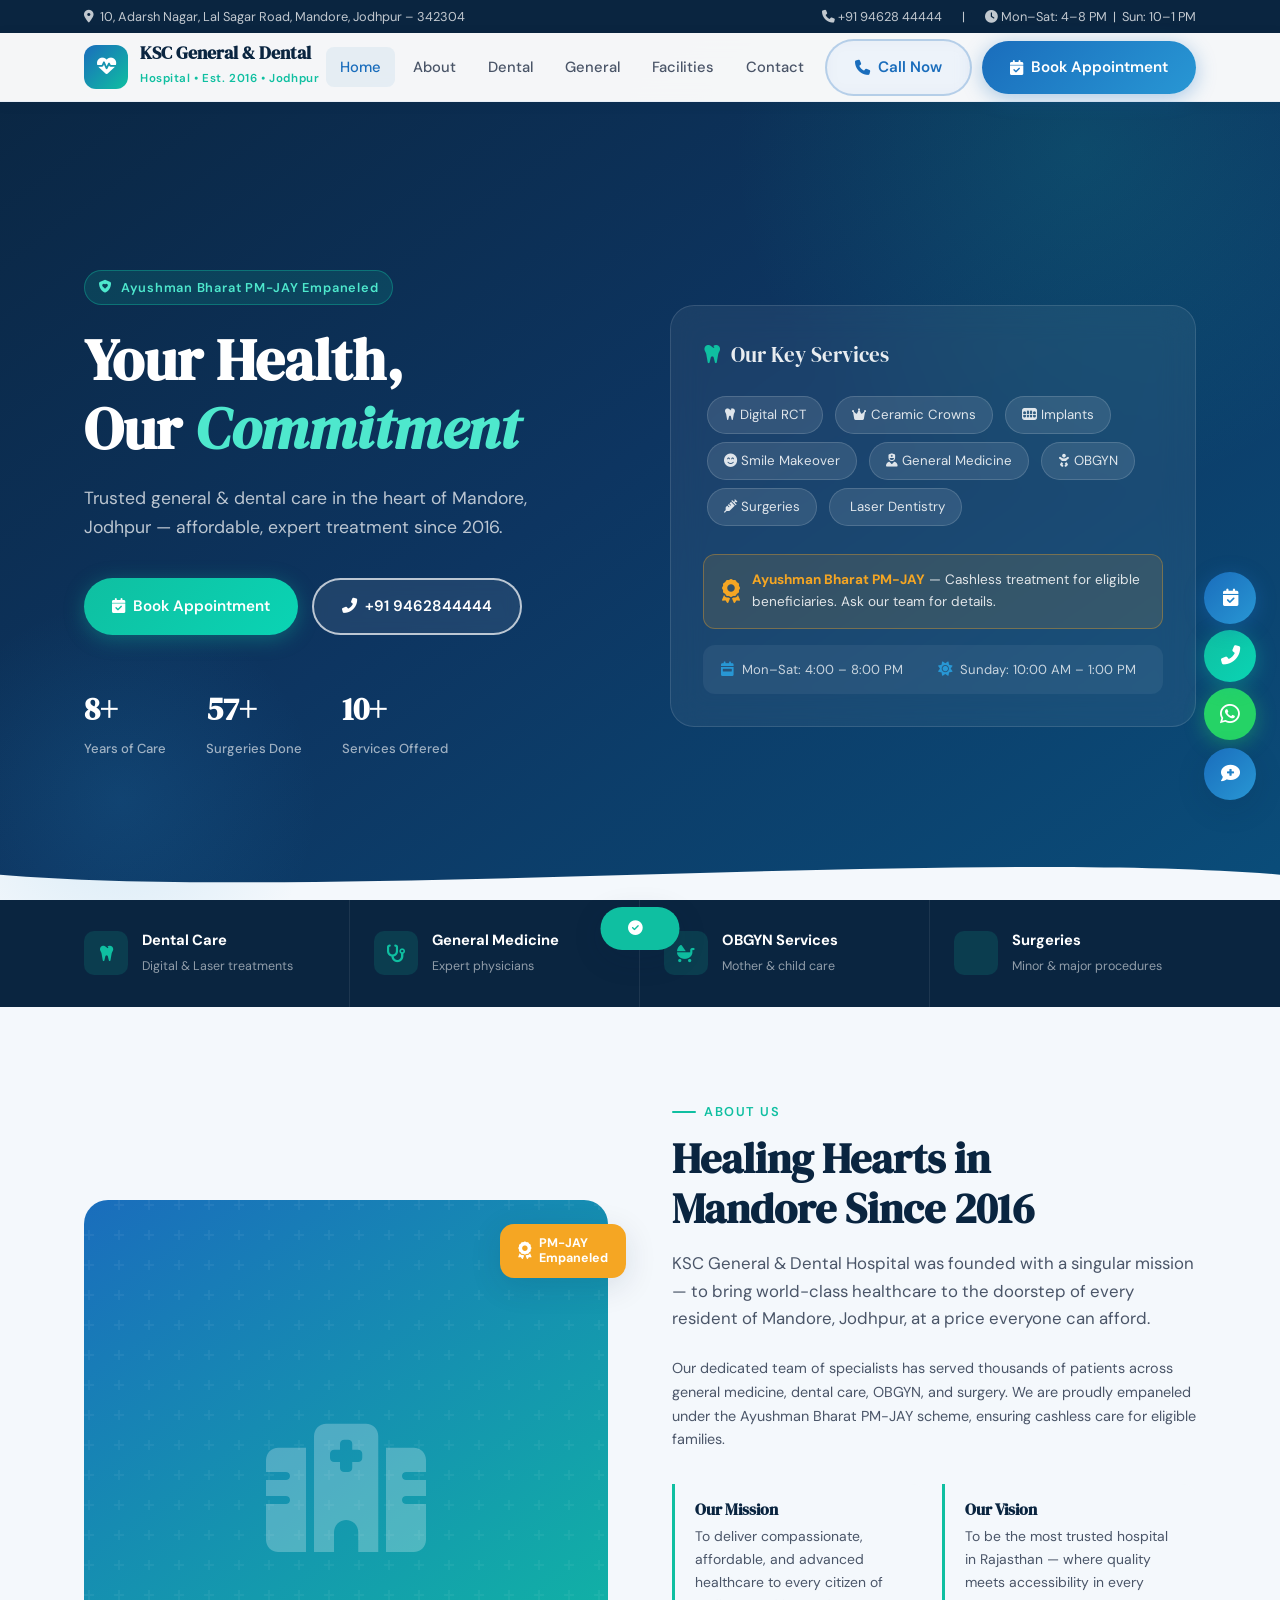
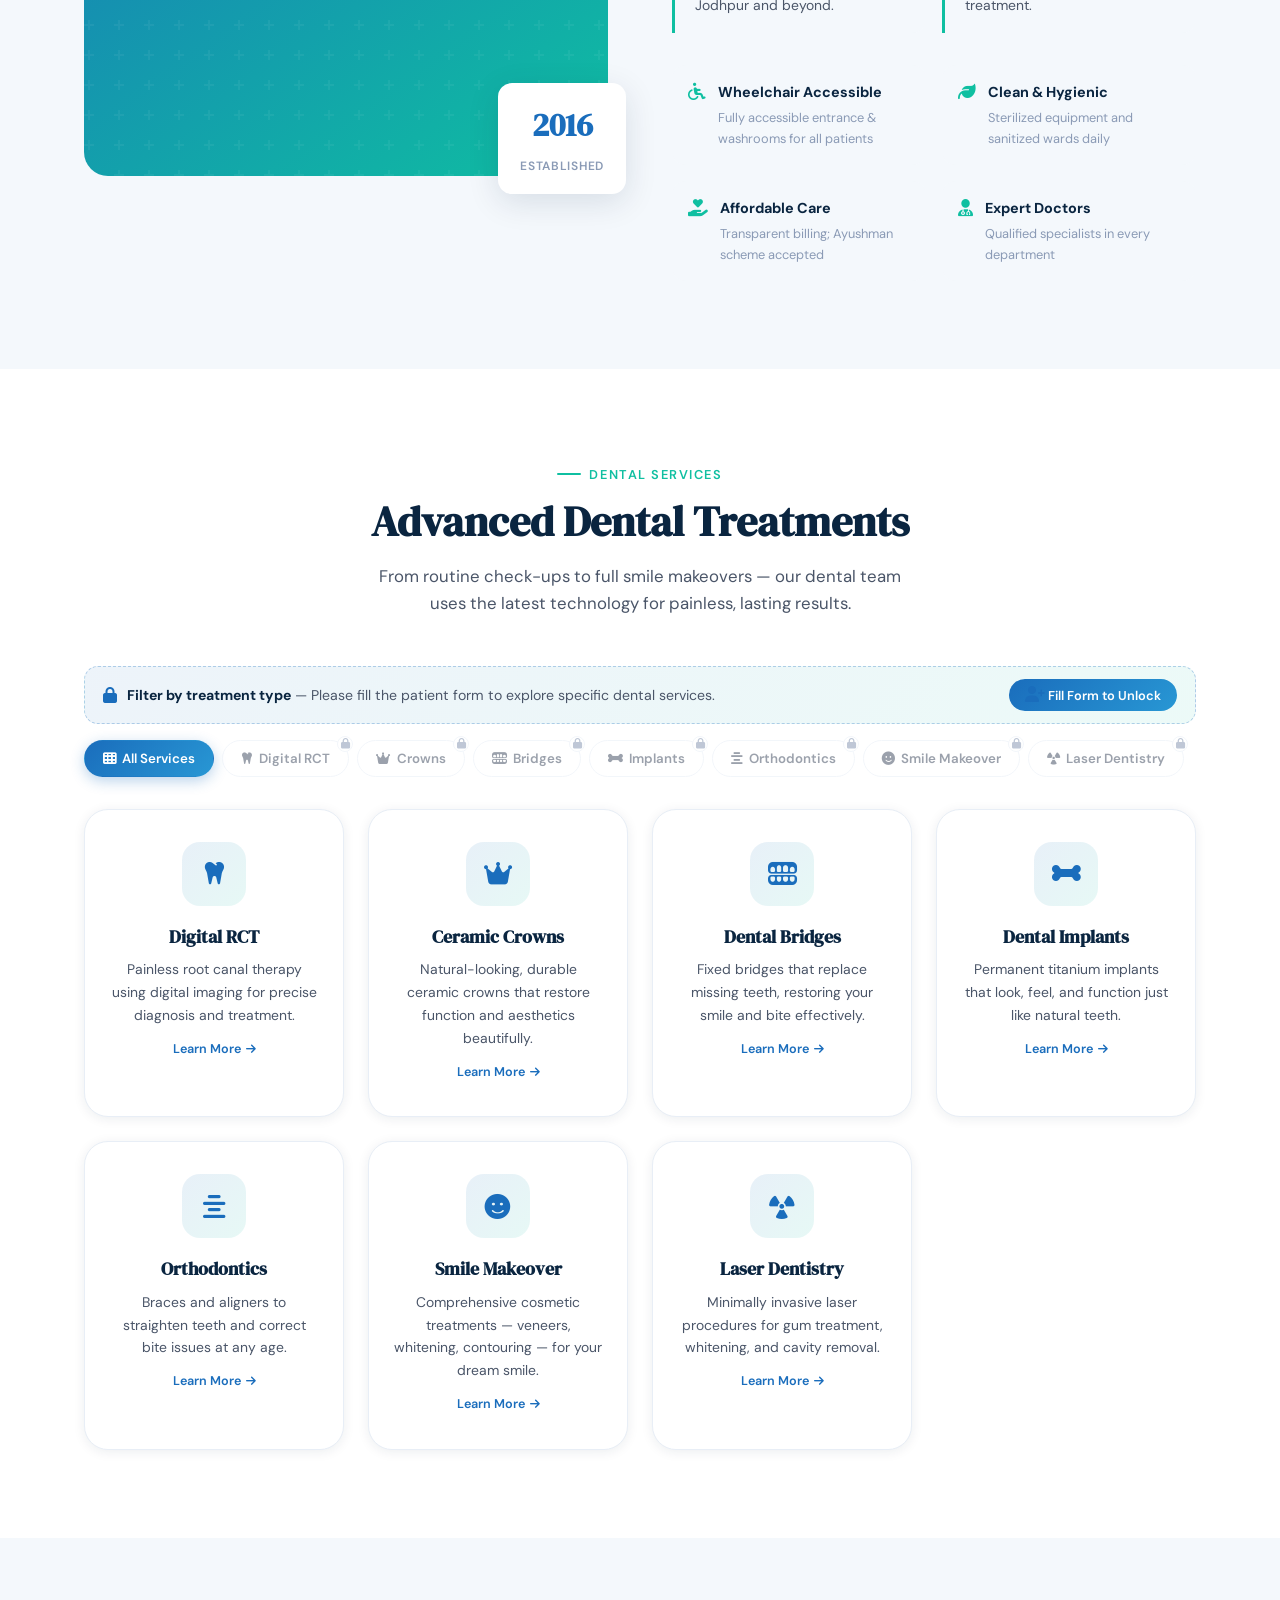
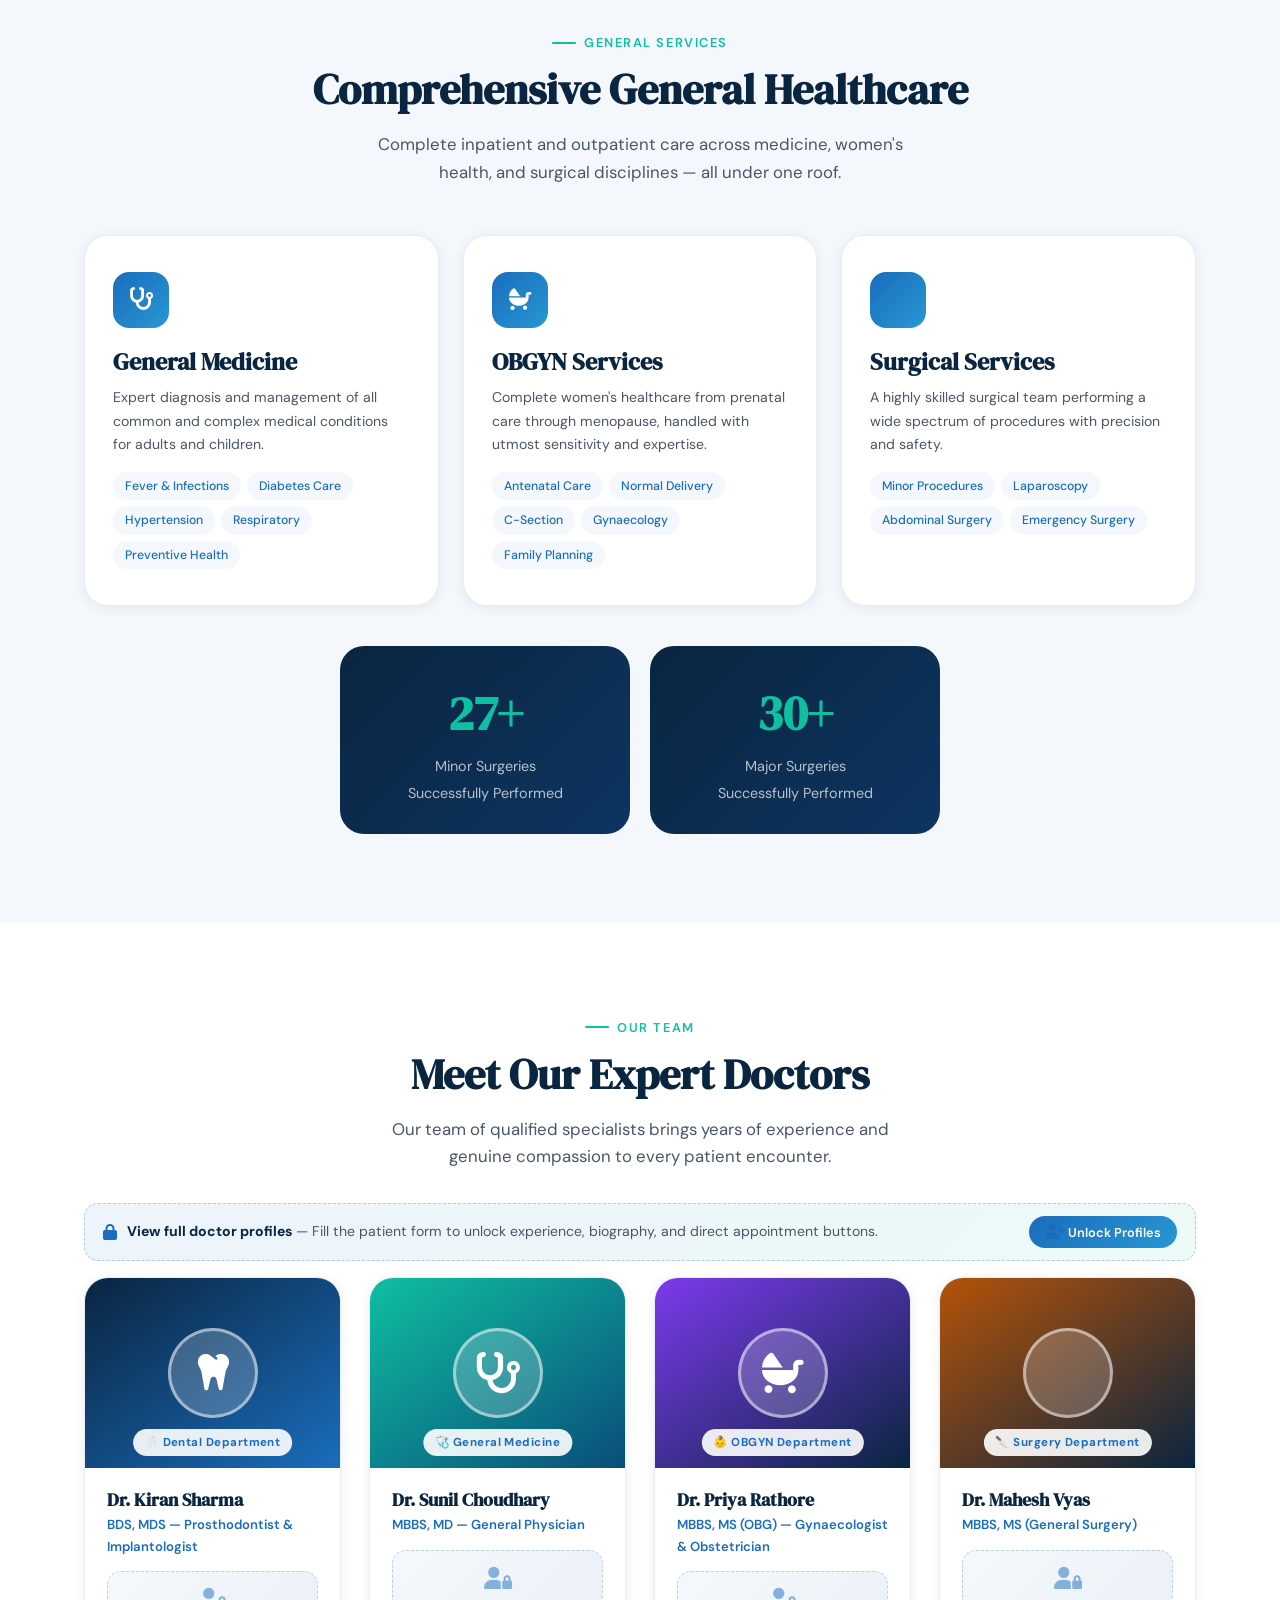
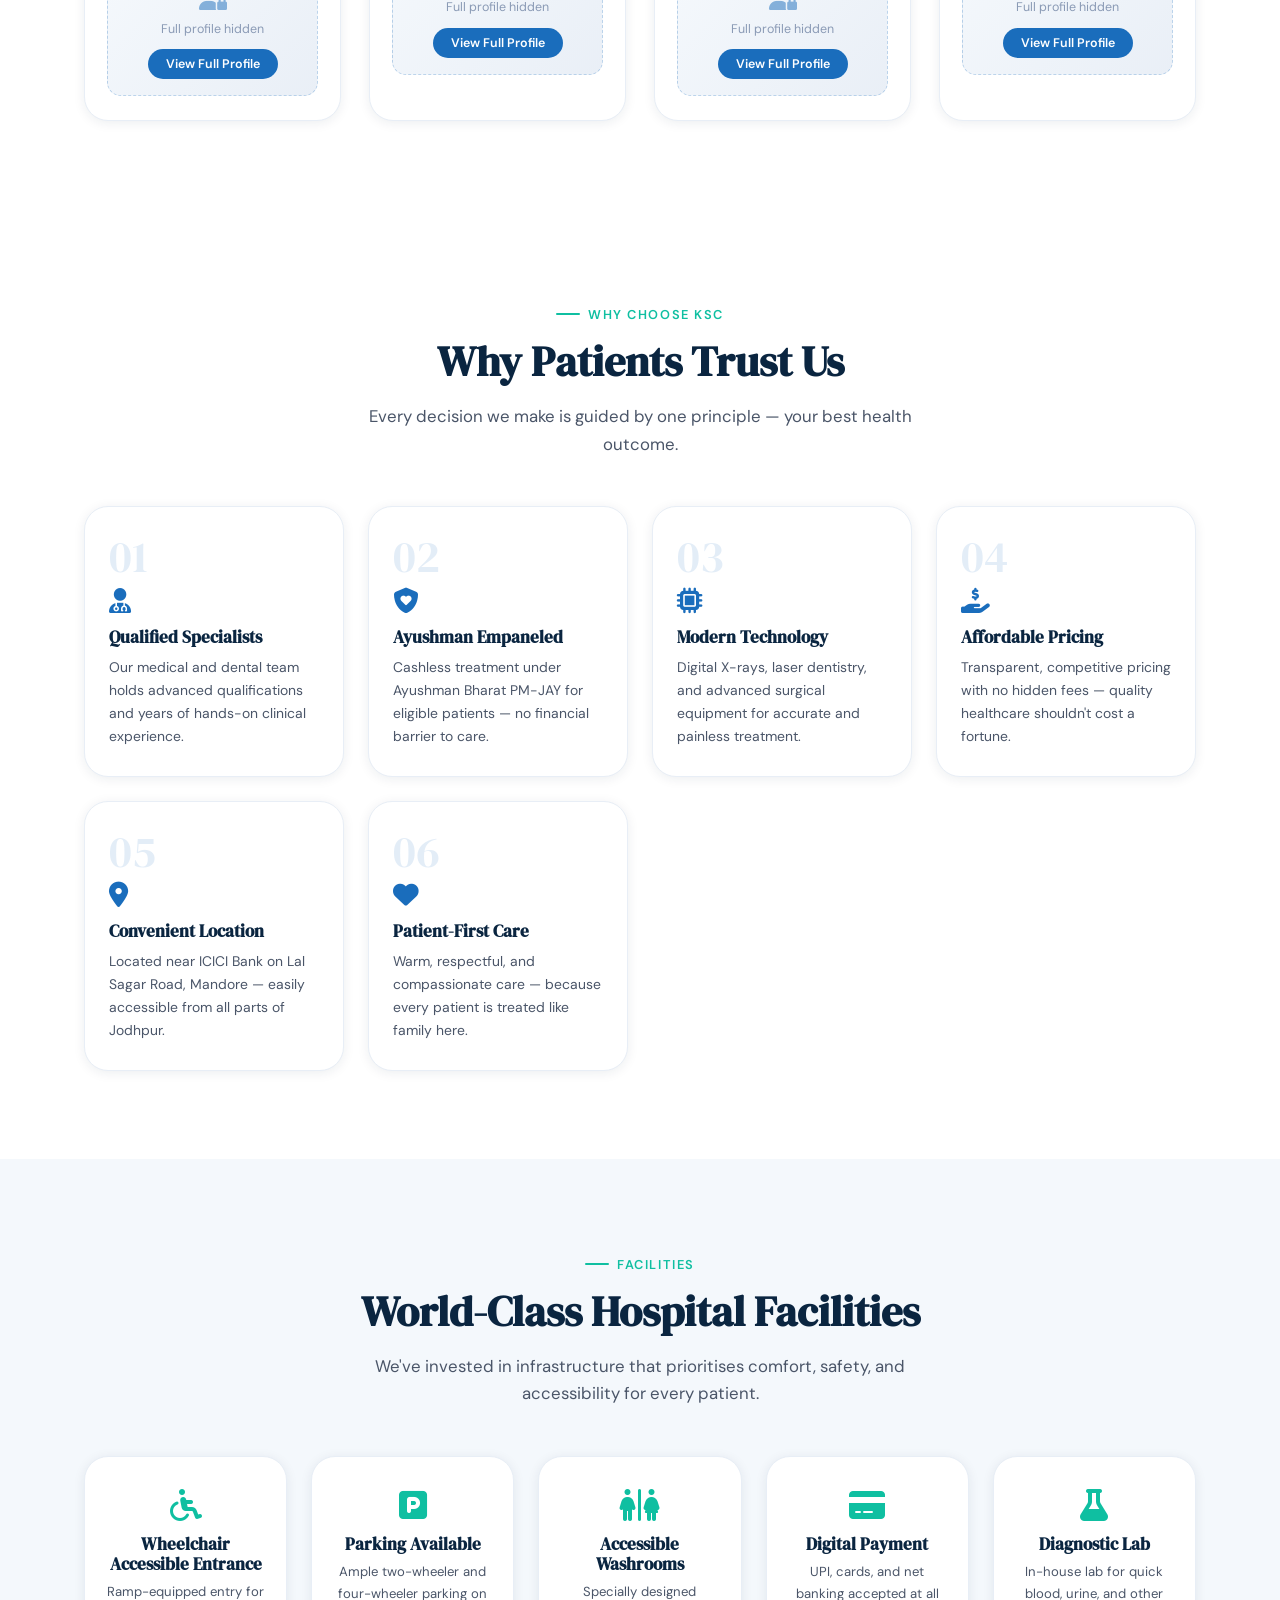
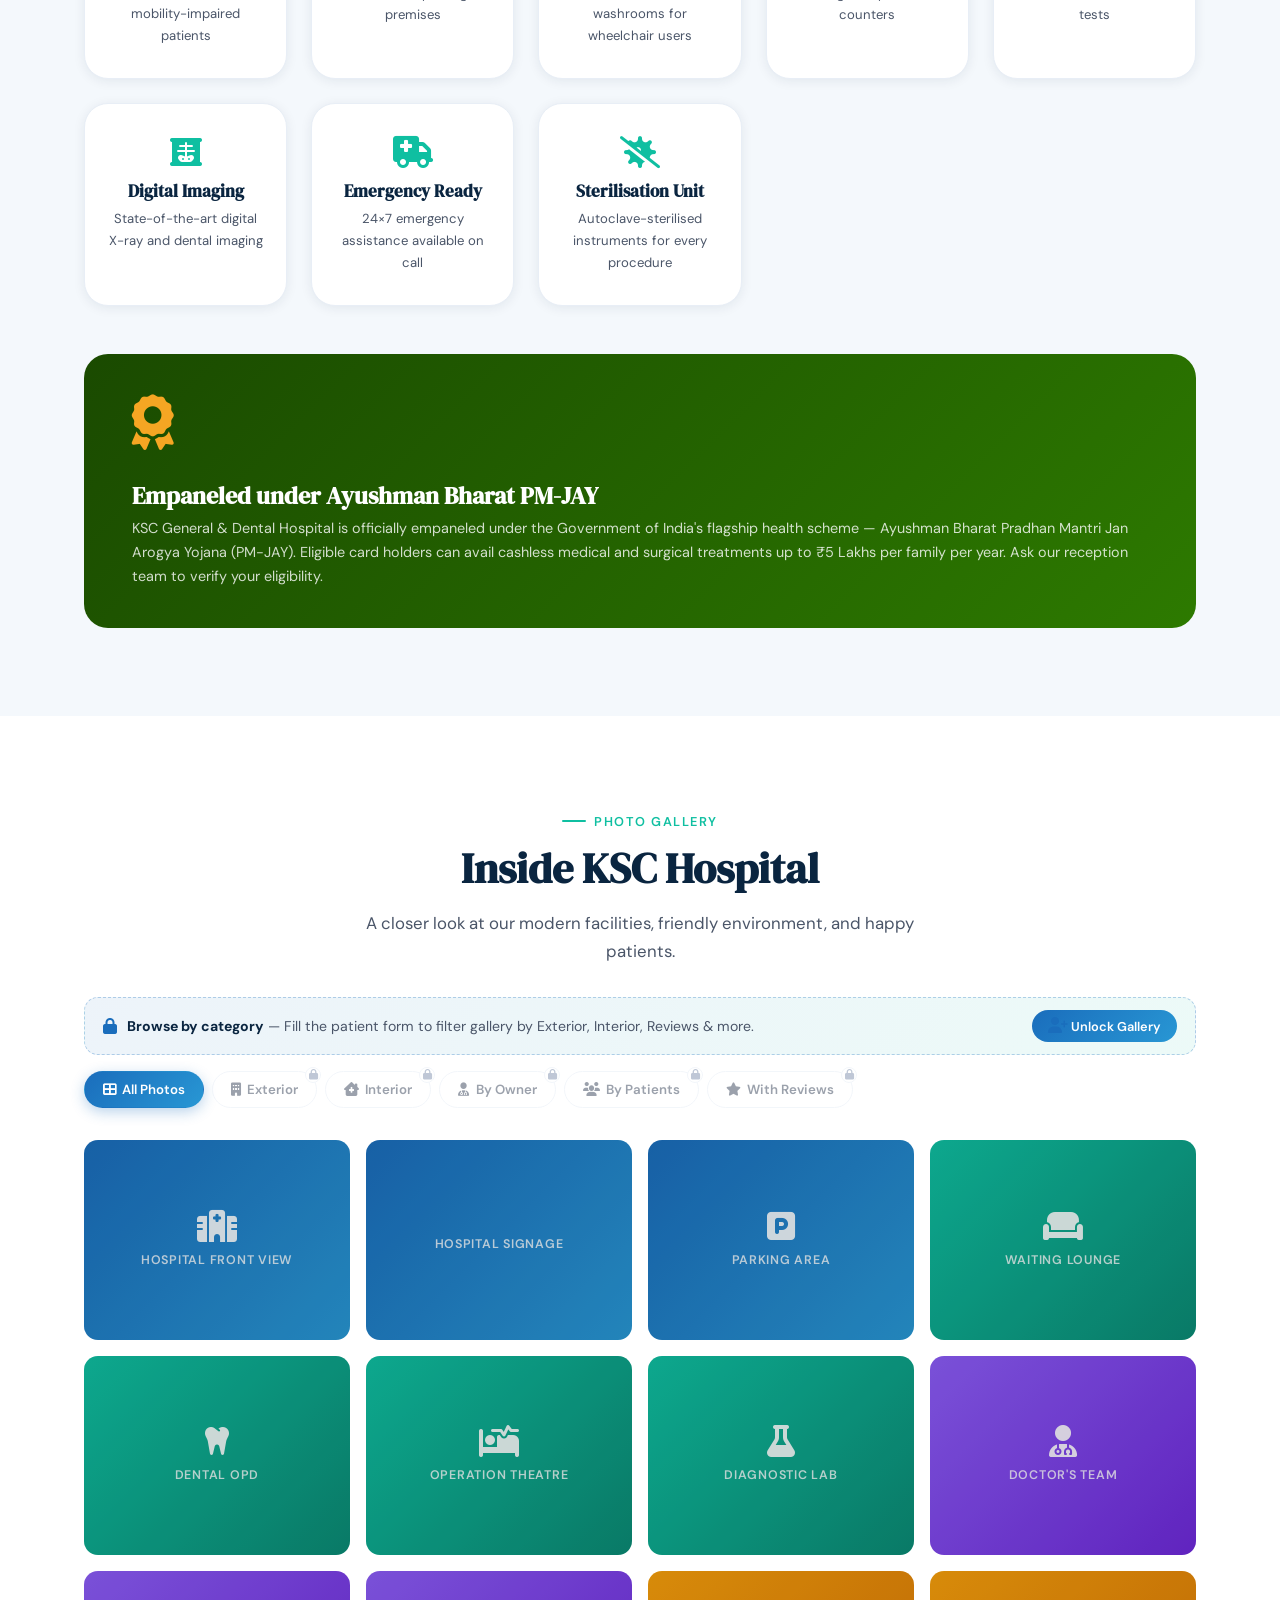
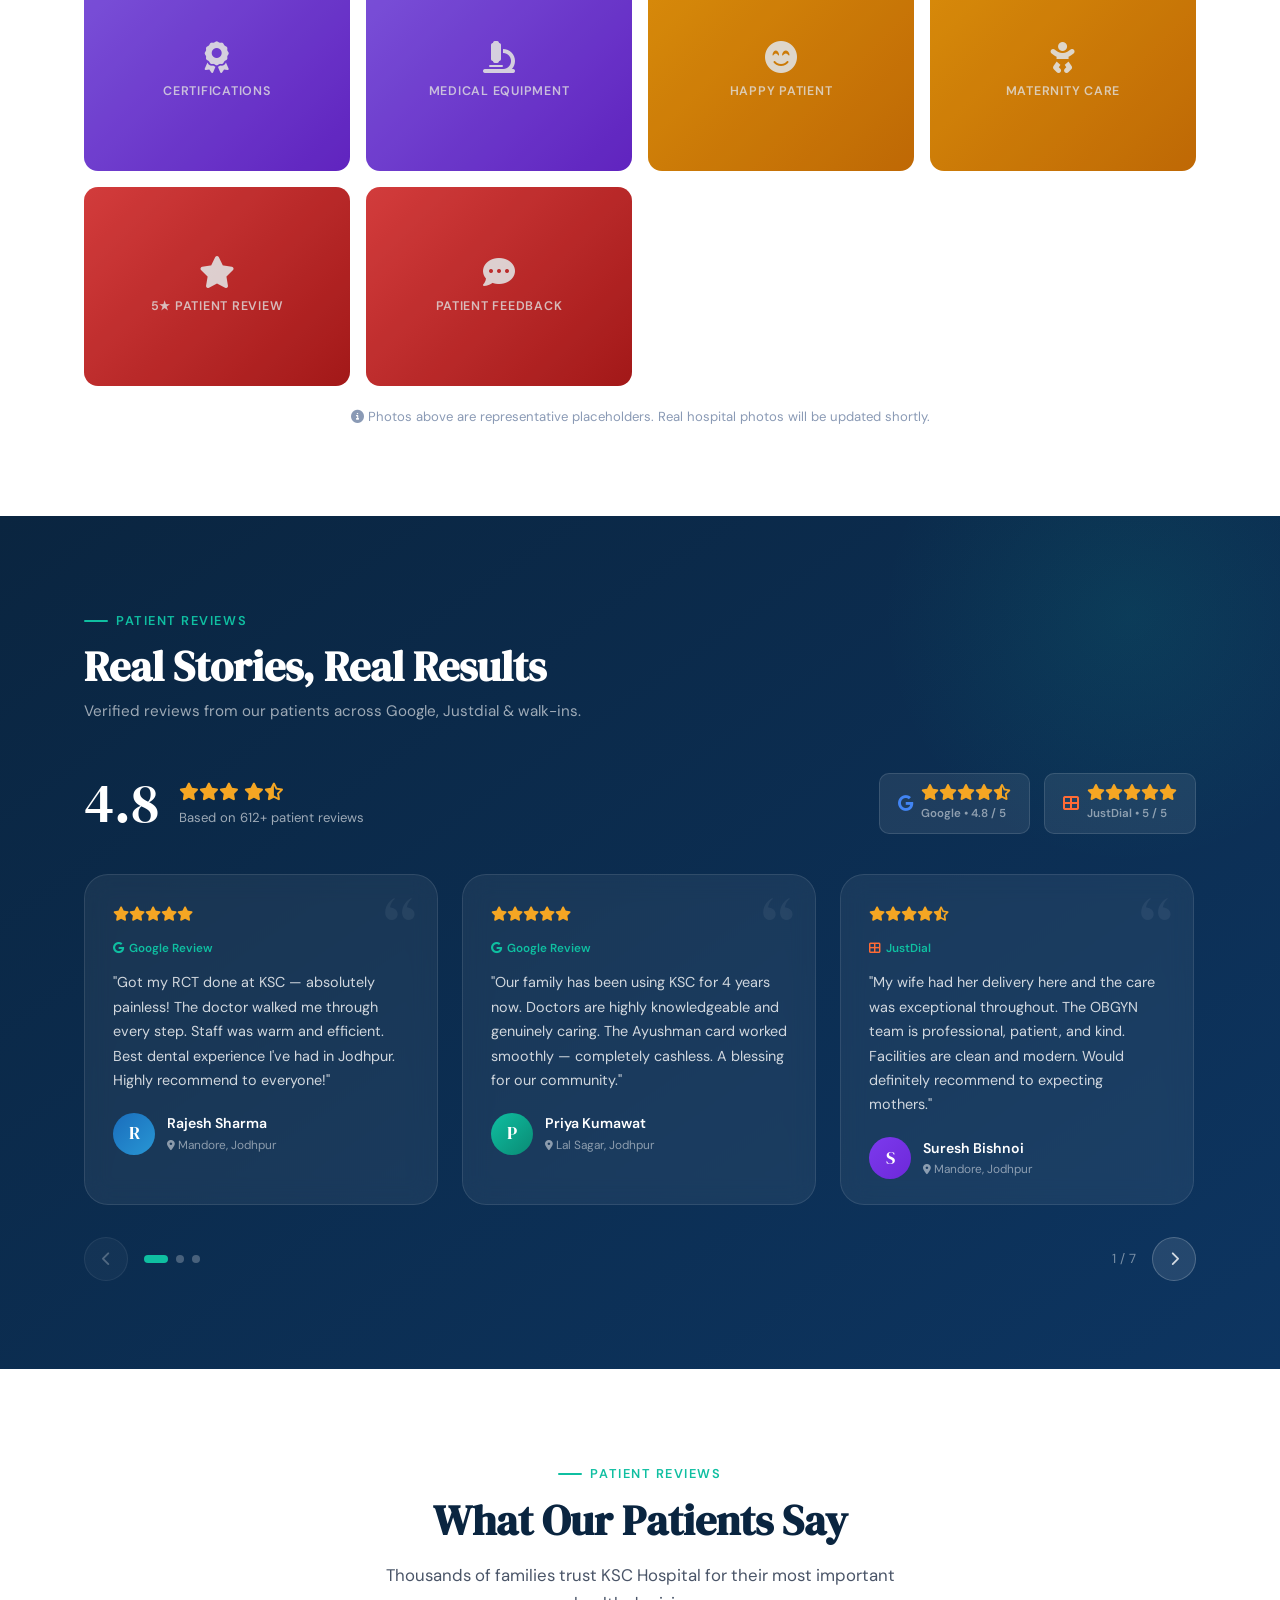
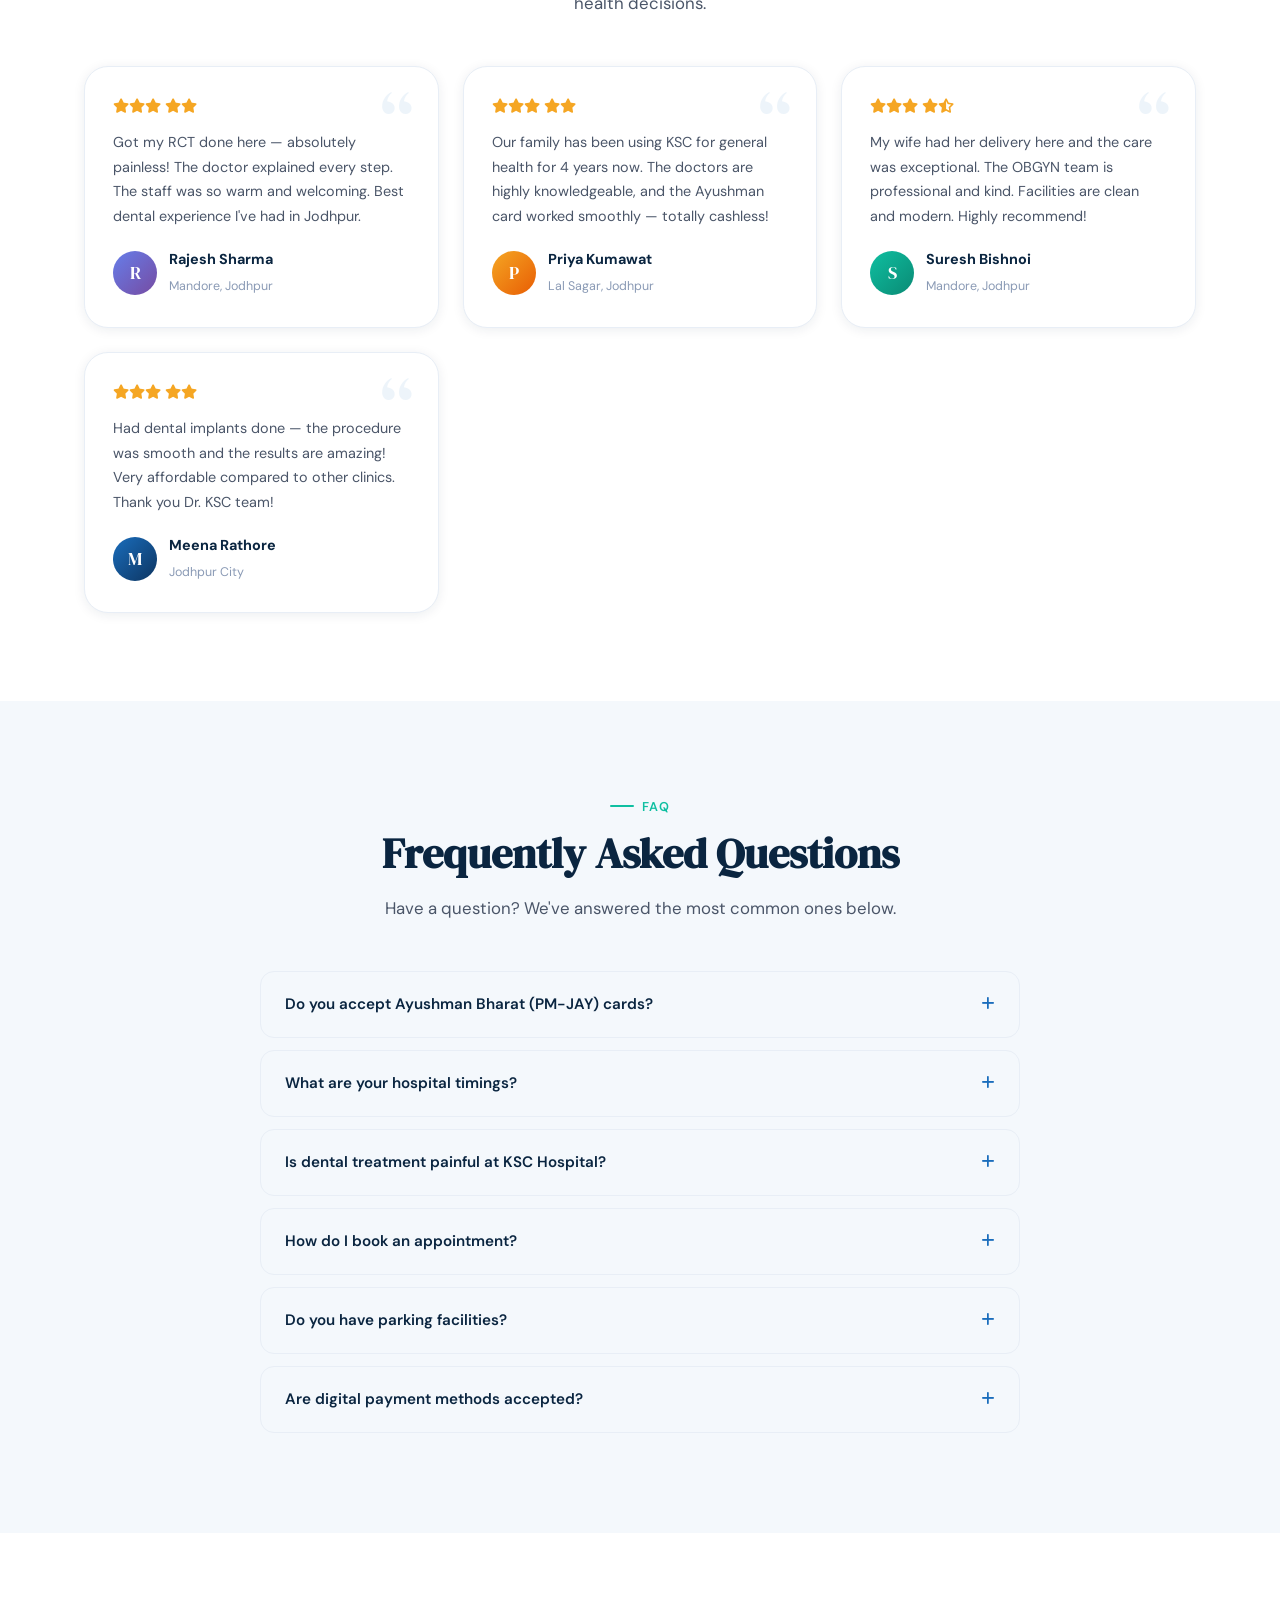
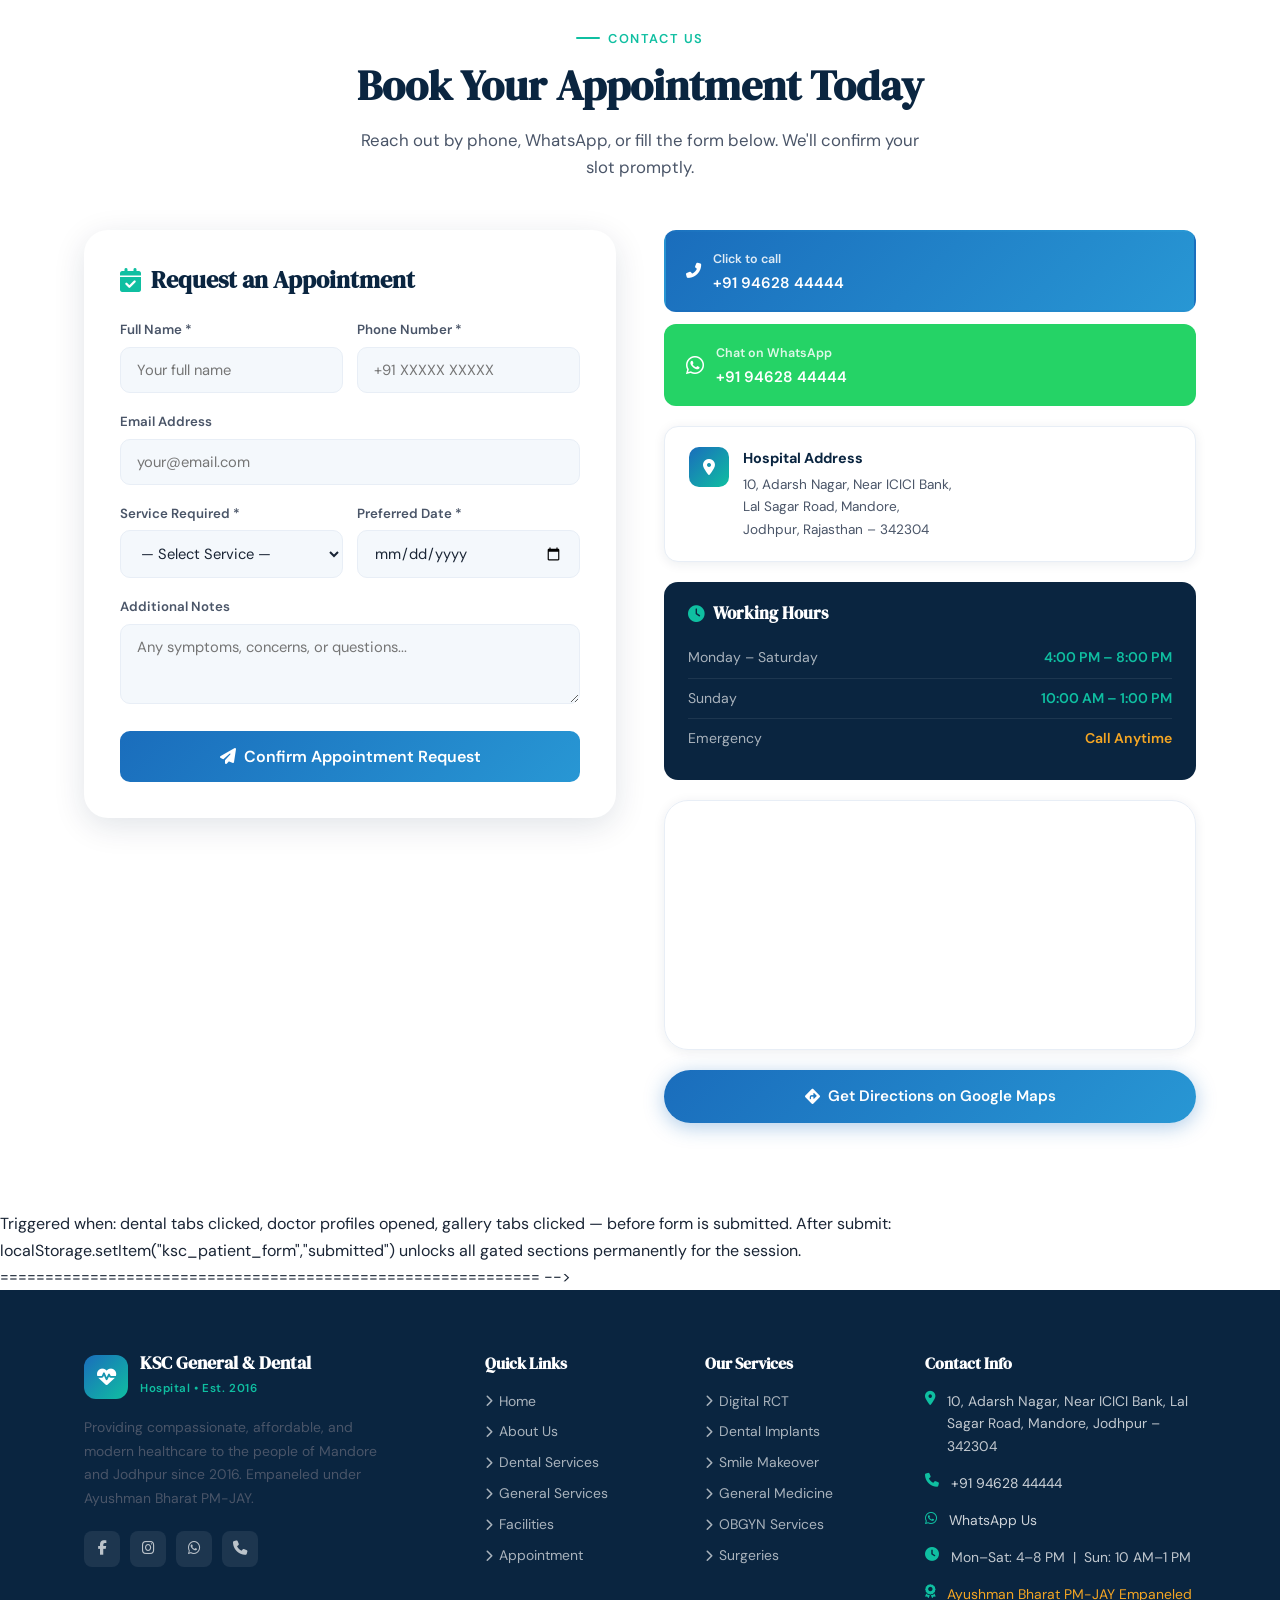
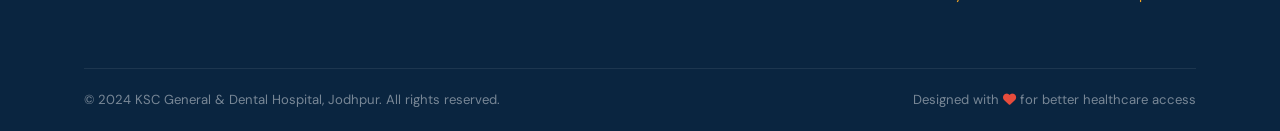
<file: Projects/project3/Html_files/index.html>
<!DOCTYPE html>
<html lang="en">
<head>
  <meta charset="UTF-8" />
  <meta name="viewport" content="width=device-width, initial-scale=1.0" />
  <title>KSC General & Dental Hospital  Jodhpur | Ayushman Bharat Empaneled</title>

  <!-- SEO Meta Tags -->
  <meta name="description" content="KSC General & Dental Hospital in Mandore, Jodhpur offers expert dental care, general medicine, OBGYN, and surgeries. Empaneled under Ayushman Bharat PM-JAY. Book appointment: +91 94628 44444." />
  <meta name="keywords" content="KSC Hospital Jodhpur, dental hospital Jodhpur, general hospital Mandore, Ayushman Bharat Jodhpur, dental implants Jodhpur, RCT Jodhpur, OBGYN Jodhpur, KSC General Dental" />
  <meta name="author" content="KSC General & Dental Hospital" />
  <meta name="robots" content="index, follow" />
  <link rel="canonical" href="https://kschospital.in/" />

  <!-- Open Graph -->
  <meta property="og:title" content="KSC General & Dental Hospital – Jodhpur" />
  <meta property="og:description" content="Expert healthcare & dental care in Mandore, Jodhpur. Ayushman Bharat Empaneled." />
  <meta property="og:type" content="website" />
  <meta property="og:url" content="https://kschospital.in/" />

  <!-- ============================================================
       FEATURE 5: ENHANCED SEO STRUCTURED DATA
       Schema types: Hospital, MedicalClinic, LocalBusiness, Doctors
  ============================================================ -->

  <!-- Schema 1: Hospital / MedicalClinic -->
  <script type="application/ld+json">
  {
    "@context": "https://schema.org",
    "@type": ["Hospital", "MedicalClinic", "LocalBusiness"],
    "name": "KSC General & Dental Hospital",
    "alternateName": "KSC Hospital Jodhpur",
    "url": "https://kschospital.in/",
    "logo": "https://kschospital.in/logo.png",
    "image": "https://kschospital.in/hospital-image.jpg",
    "description": "KSC General & Dental Hospital in Mandore, Jodhpur offers expert dental care, general medicine, OBGYN services and surgeries. Empaneled under Ayushman Bharat PM-JAY since 2016.",
    "foundingDate": "2016",
    "telephone": "+919462844444",
    "email": "info@kschospital.in",
    "priceRange": "₹₹",
    "currenciesAccepted": "INR",
    "paymentAccepted": "Cash, UPI, Debit Card, Credit Card, Ayushman Bharat PM-JAY",
    "address": {
      "@type": "PostalAddress",
      "streetAddress": "10, Adarsh Nagar, Near ICICI Bank, Lal Sagar Road, Mandore",
      "addressLocality": "Jodhpur",
      "addressRegion": "Rajasthan",
      "postalCode": "342304",
      "addressCountry": "IN"
    },
    "geo": {
      "@type": "GeoCoordinates",
      "latitude": "26.3198",
      "longitude": "73.0274"
    },
    "openingHoursSpecification": [
      {
        "@type": "OpeningHoursSpecification",
        "dayOfWeek": ["Monday","Tuesday","Wednesday","Thursday","Friday","Saturday"],
        "opens": "16:00",
        "closes": "20:00"
      },
      {
        "@type": "OpeningHoursSpecification",
        "dayOfWeek": "Sunday",
        "opens": "10:00",
        "closes": "13:00"
      }
    ],
    "hasMap": "https://maps.google.com/?q=Mandore,+Jodhpur,+Rajasthan+342304",
    "medicalSpecialty": [
      "Dentistry", "General Practice", "ObstetricsAndGynecology", "Surgery"
    ],
    "availableService": [
      {"@type": "MedicalProcedure", "name": "Digital Root Canal Treatment"},
      {"@type": "MedicalProcedure", "name": "Ceramic Crowns"},
      {"@type": "MedicalProcedure", "name": "Dental Implants"},
      {"@type": "MedicalProcedure", "name": "Smile Makeover"},
      {"@type": "MedicalProcedure", "name": "Laser Dentistry"},
      {"@type": "MedicalProcedure", "name": "OBGYN Services"},
      {"@type": "MedicalProcedure", "name": "General Surgery"}
    ],
    "aggregateRating": {
      "@type": "AggregateRating",
      "ratingValue": "4.8",
      "reviewCount": "612",
      "bestRating": "5",
      "worstRating": "1"
    },
    "sameAs": [
      "https://www.facebook.com/kschospital",
      "https://www.instagram.com/kschospital"
    ]
  }
  </script>

  <!-- Schema 2: Doctors as MedicalBusiness employees -->
  <script type="application/ld+json">
  {
    "@context": "https://schema.org",
    "@type": "ItemList",
    "name": "Doctors at KSC General & Dental Hospital",
    "itemListElement": [
      {
        "@type": "ListItem", "position": 1,
        "item": {
          "@type": "Physician",
          "name": "Dr. Kiran Sharma",
          "description": "BDS, MDS – Prosthodontist & Implantologist with 10+ years experience",
          "medicalSpecialty": "Dentistry",
          "worksFor": {"@type": "Hospital", "name": "KSC General & Dental Hospital"},
          "url": "https://kschospital.in/doctor-details.html?doctor=kiran-sharma"
        }
      },
      {
        "@type": "ListItem", "position": 2,
        "item": {
          "@type": "Physician",
          "name": "Dr. Sunil Choudhary",
          "description": "MBBS, MD – General Physician with 12+ years experience",
          "medicalSpecialty": "General Practice",
          "worksFor": {"@type": "Hospital", "name": "KSC General & Dental Hospital"},
          "url": "https://kschospital.in/doctor-details.html?doctor=sunil-choudhary"
        }
      },
      {
        "@type": "ListItem", "position": 3,
        "item": {
          "@type": "Physician",
          "name": "Dr. Priya Rathore",
          "description": "MBBS, MS (OBG) – Gynaecologist & Obstetrician with 8+ years experience",
          "medicalSpecialty": "ObstetricsAndGynecology",
          "worksFor": {"@type": "Hospital", "name": "KSC General & Dental Hospital"},
          "url": "https://kschospital.in/doctor-details.html?doctor=priya-rathore"
        }
      },
      {
        "@type": "ListItem", "position": 4,
        "item": {
          "@type": "Physician",
          "name": "Dr. Mahesh Vyas",
          "description": "MBBS, MS (General Surgery) – Surgeon with 15+ years experience",
          "medicalSpecialty": "Surgery",
          "worksFor": {"@type": "Hospital", "name": "KSC General & Dental Hospital"},
          "url": "https://kschospital.in/doctor-details.html?doctor=mahesh-vyas"
        }
      }
    ]
  }
  </script>

  <!-- Schema 3: FAQ Page -->
  <script type="application/ld+json">
  {
    "@context": "https://schema.org",
    "@type": "FAQPage",
    "mainEntity": [
      {
        "@type": "Question",
        "name": "Do you accept Ayushman Bharat (PM-JAY) cards?",
        "acceptedAnswer": {
          "@type": "Answer",
          "text": "Yes! KSC General & Dental Hospital is officially empaneled under Ayushman Bharat PM-JAY. Cashless treatment available for eligible patients up to ₹5 Lakhs per family per year."
        }
      },
      {
        "@type": "Question",
        "name": "What are your hospital timings?",
        "acceptedAnswer": {
          "@type": "Answer",
          "text": "Monday to Saturday: 4:00 PM – 8:00 PM. Sunday: 10:00 AM – 1:00 PM. For emergencies, call +91 94628 44444 at any time."
        }
      },
      {
        "@type": "Question",
        "name": "Where is KSC General & Dental Hospital located?",
        "acceptedAnswer": {
          "@type": "Answer",
          "text": "10, Adarsh Nagar, Near ICICI Bank, Lal Sagar Road, Mandore, Jodhpur, Rajasthan – 342304."
        }
      }
    ]
  }
  </script>

  <!-- Fonts -->
  <link rel="preconnect" href="https://fonts.googleapis.com" />
  <link rel="preconnect" href="https://fonts.gstatic.com" crossorigin />
  <link href="https://fonts.googleapis.com/css2?family=DM+Serif+Display:ital@0;1&family=DM+Sans:ital,opsz,wght@0,9..40,300;0,9..40,400;0,9..40,500;0,9..40,600;0,9..40,700;1,9..40,400&display=swap" rel="stylesheet" />

  <!-- Font Awesome -->
  <link rel="stylesheet" href="https://cdnjs.cloudflare.com/ajax/libs/font-awesome/6.5.0/css/all.min.css" />

  <style>
    /* =============================================
       CSS CUSTOM PROPERTIES
    ============================================= */
    :root {
      --navy:      #0a2540;
      --blue:      #1a6dbc;
      --sky:       #2897d4;
      --teal:      #0fbfa1;
      --teal-lt:   #e6faf7;
      --white:     #ffffff;
      --off-white: #f4f8fc;
      --gray-lt:   #e8eef6;
      --gray:      #8a9ab5;
      --gray-dk:   #4a5568;
      --text:      #1a2535;
      --gold:      #f5a623;
      --shadow-sm: 0 2px 12px rgba(10,37,64,.08);
      --shadow-md: 0 8px 32px rgba(10,37,64,.12);
      --shadow-lg: 0 20px 60px rgba(10,37,64,.16);
      --radius:    14px;
      --radius-lg: 24px;
      --transition: .3s cubic-bezier(.4,0,.2,1);
    }

    /* =============================================
       RESET & BASE
    ============================================= */
    *, *::before, *::after { box-sizing: border-box; margin: 0; padding: 0; }

    html { scroll-behavior: smooth; font-size: 16px; }

    body {
      font-family: 'DM Sans', sans-serif;
      color: var(--text);
      background: var(--white);
      overflow-x: hidden;
      line-height: 1.65;
    }

    img { max-width: 100%; display: block; }
    a { text-decoration: none; color: inherit; }
    ul { list-style: none; }
    button { cursor: pointer; border: none; background: none; font-family: inherit; }

    h1, h2, h3, h4 { font-family: 'DM Serif Display', serif; line-height: 1.2; }
    h1 { font-size: clamp(2.2rem, 5vw, 3.6rem); }
    h2 { font-size: clamp(1.8rem, 3.5vw, 2.6rem); }
    h3 { font-size: clamp(1.2rem, 2vw, 1.5rem); }

    p { color: var(--gray-dk); }

    .container {
      max-width: 1160px;
      margin: 0 auto;
      padding: 0 24px;
    }

    .section { padding: 88px 0; }
    .section--alt { background: var(--off-white); }

    .section-label {
      display: inline-flex;
      align-items: center;
      gap: 8px;
      font-size: .8rem;
      font-weight: 600;
      letter-spacing: .12em;
      text-transform: uppercase;
      color: var(--teal);
      margin-bottom: 12px;
    }
    .section-label::before {
      content: '';
      display: block;
      width: 24px; height: 2px;
      background: var(--teal);
      border-radius: 2px;
    }

    .section-title {
      color: var(--navy);
      margin-bottom: 16px;
    }

    .section-sub {
      font-size: 1.05rem;
      color: var(--gray-dk);
      max-width: 560px;
      margin-bottom: 48px;
    }

    /* BUTTONS */
    .btn {
      display: inline-flex;
      align-items: center;
      gap: 8px;
      padding: 14px 28px;
      border-radius: 50px;
      font-weight: 600;
      font-size: .95rem;
      transition: var(--transition);
    }
    .btn-primary {
      background: linear-gradient(135deg, var(--blue), var(--sky));
      color: var(--white);
      box-shadow: 0 4px 20px rgba(26,109,188,.35);
    }
    .btn-primary:hover {
      transform: translateY(-2px);
      box-shadow: 0 8px 28px rgba(26,109,188,.45);
    }
    .btn-teal {
      background: linear-gradient(135deg, var(--teal), #0ad4b4);
      color: var(--white);
      box-shadow: 0 4px 20px rgba(15,191,161,.35);
    }
    .btn-teal:hover {
      transform: translateY(-2px);
      box-shadow: 0 8px 28px rgba(15,191,161,.45);
    }
    .btn-outline {
      border: 2px solid rgba(255,255,255,.7);
      color: var(--white);
      background: rgba(255,255,255,.08);
      backdrop-filter: blur(8px);
    }
    .btn-outline:hover {
      background: rgba(255,255,255,.18);
      transform: translateY(-2px);
    }

    /* =============================================
       LOADER
    ============================================= */
    #loader {
      position: fixed; inset: 0;
      background: var(--navy);
      display: flex; flex-direction: column;
      align-items: center; justify-content: center;
      z-index: 9999;
      transition: opacity .6s ease, visibility .6s ease;
    }
    #loader.hidden { opacity: 0; visibility: hidden; }

    .loader-cross {
      width: 64px; height: 64px;
      position: relative;
      margin-bottom: 20px;
    }
    .loader-cross span {
      position: absolute;
      background: var(--teal);
      border-radius: 4px;
      animation: pulse 1.4s ease-in-out infinite;
    }
    .loader-cross span:nth-child(1) { width: 20px; height: 64px; left: 50%; transform: translateX(-50%); }
    .loader-cross span:nth-child(2) { height: 20px; width: 64px; top: 50%; transform: translateY(-50%); }

    .loader-text {
      color: rgba(255,255,255,.8);
      font-size: .9rem;
      letter-spacing: .08em;
      animation: pulse 1.4s ease-in-out infinite .2s;
    }

    @keyframes pulse {
      0%, 100% { opacity: 1; }
      50% { opacity: .4; }
    }

    /* =============================================
       NAVBAR
    ============================================= */
    #navbar {
      position: fixed; top: 0; left: 0; right: 0;
      z-index: 1000;
      transition: var(--transition);
    }

    .nav-topbar {
      background: var(--navy);
      padding: 6px 0;
      font-size: .8rem;
      color: rgba(255,255,255,.75);
    }
    .nav-topbar .container {
      display: flex;
      justify-content: space-between;
      align-items: center;
      gap: 12px;
      flex-wrap: wrap;
    }
    .nav-topbar a { color: rgba(255,255,255,.75); transition: color .2s; }
    .nav-topbar a:hover { color: var(--teal); }
    .nav-topbar-right { display: flex; gap: 20px; align-items: center; }

    .nav-main {
      background: rgba(255,255,255,.96);
      backdrop-filter: blur(12px);
      border-bottom: 1px solid var(--gray-lt);
      padding: 0 24px;
      box-shadow: var(--shadow-sm);
    }

    .nav-main .container {
      display: flex;
      align-items: center;
      justify-content: space-between;
      height: 68px;
    }

    .nav-logo {
      display: flex;
      align-items: center;
      gap: 12px;
    }
    .nav-logo-icon {
      width: 44px; height: 44px;
      background: linear-gradient(135deg, var(--blue), var(--teal));
      border-radius: 12px;
      display: flex;
      align-items: center;
      justify-content: center;
      color: white;
      font-size: 1.2rem;
      flex-shrink: 0;
    }
    .nav-logo-text strong {
      display: block;
      font-family: 'DM Serif Display', serif;
      font-size: 1.1rem;
      color: var(--navy);
      line-height: 1.1;
    }
    .nav-logo-text span {
      font-size: .72rem;
      color: var(--teal);
      font-weight: 600;
      letter-spacing: .05em;
    }

    .nav-links {
      display: flex;
      align-items: center;
      gap: 4px;
    }
    .nav-links a {
      padding: 8px 14px;
      border-radius: 8px;
      font-weight: 500;
      font-size: .92rem;
      color: var(--gray-dk);
      transition: var(--transition);
    }
    .nav-links a:hover, .nav-links a.active {
      color: var(--blue);
      background: rgba(26,109,188,.07);
    }

    .nav-cta {
      display: flex;
      align-items: center;
      gap: 10px;
    }

    .hamburger {
      display: none;
      flex-direction: column;
      gap: 5px;
      padding: 8px;
      cursor: pointer;
    }
    .hamburger span {
      display: block;
      width: 24px; height: 2px;
      background: var(--navy);
      border-radius: 2px;
      transition: var(--transition);
    }
    .hamburger.open span:nth-child(1) { transform: rotate(45deg) translate(5px, 5px); }
    .hamburger.open span:nth-child(2) { opacity: 0; }
    .hamburger.open span:nth-child(3) { transform: rotate(-45deg) translate(5px, -5px); }

    .mobile-menu {
      display: none;
      position: fixed;
      top: 0; left: 0; right: 0; bottom: 0;
      background: var(--white);
      z-index: 999;
      padding: 90px 24px 32px;
      overflow-y: auto;
    }
    .mobile-menu.open { display: block; }
    .mobile-menu a {
      display: block;
      padding: 16px 0;
      border-bottom: 1px solid var(--gray-lt);
      font-size: 1.1rem;
      font-weight: 500;
      color: var(--navy);
    }
    .mobile-menu .mobile-cta { margin-top: 24px; display: flex; flex-direction: column; gap: 12px; }

    /* =============================================
       HERO
    ============================================= */
    #home {
      padding-top: 132px; /* offset topbar+navbar */
      min-height: 100vh;
      background: linear-gradient(145deg, var(--navy) 0%, #0d3561 50%, #0a4d7a 100%);
      position: relative;
      overflow: hidden;
      display: flex;
      align-items: center;
    }

    /* Abstract background shapes */
    #home::before {
      content: '';
      position: absolute;
      width: 700px; height: 700px;
      border-radius: 50%;
      background: radial-gradient(circle, rgba(15,191,161,.15) 0%, transparent 70%);
      top: -200px; right: -150px;
      pointer-events: none;
    }
    #home::after {
      content: '';
      position: absolute;
      width: 400px; height: 400px;
      border-radius: 50%;
      background: radial-gradient(circle, rgba(40,151,212,.15) 0%, transparent 70%);
      bottom: -100px; left: -80px;
      pointer-events: none;
    }

    .hero-grid {
      display: grid;
      grid-template-columns: 1fr 1fr;
      gap: 60px;
      align-items: center;
      position: relative;
      z-index: 1;
    }

    .hero-badge {
      display: inline-flex;
      align-items: center;
      gap: 8px;
      background: rgba(15,191,161,.15);
      border: 1px solid rgba(15,191,161,.4);
      color: #4ee8cd;
      padding: 6px 14px;
      border-radius: 50px;
      font-size: .8rem;
      font-weight: 600;
      letter-spacing: .06em;
      margin-bottom: 20px;
    }

    .hero-title {
      color: var(--white);
      margin-bottom: 20px;
    }
    .hero-title em {
      font-style: italic;
      color: #4ee8cd;
    }

    .hero-sub {
      color: rgba(255,255,255,.72);
      font-size: 1.1rem;
      margin-bottom: 36px;
      max-width: 460px;
    }

    .hero-btns {
      display: flex;
      gap: 14px;
      flex-wrap: wrap;
      margin-bottom: 48px;
    }

    .hero-stats {
      display: flex;
      gap: 40px;
      flex-wrap: wrap;
    }
    .hero-stat strong {
      display: block;
      font-family: 'DM Serif Display', serif;
      font-size: 2rem;
      color: var(--white);
    }
    .hero-stat span {
      font-size: .82rem;
      color: rgba(255,255,255,.6);
      font-weight: 500;
    }

    /* Hero card panel */
    .hero-panel {
      background: rgba(255,255,255,.06);
      backdrop-filter: blur(16px);
      border: 1px solid rgba(255,255,255,.12);
      border-radius: var(--radius-lg);
      padding: 32px;
      animation: floatY 5s ease-in-out infinite;
    }

    @keyframes floatY {
      0%, 100% { transform: translateY(0); }
      50% { transform: translateY(-12px); }
    }

    .hero-panel-title {
      color: rgba(255,255,255,.9);
      font-family: 'DM Serif Display', serif;
      font-size: 1.3rem;
      margin-bottom: 20px;
      display: flex;
      align-items: center;
      gap: 10px;
    }
    .hero-panel-title i { color: var(--teal); }

    .hero-service-pill {
      display: inline-block;
      background: rgba(255,255,255,.1);
      border: 1px solid rgba(255,255,255,.15);
      color: rgba(255,255,255,.85);
      padding: 7px 16px;
      border-radius: 50px;
      font-size: .83rem;
      margin: 4px;
      transition: var(--transition);
    }
    .hero-service-pill:hover {
      background: var(--teal);
      border-color: var(--teal);
      color: white;
    }

    .hero-ayushman {
      margin-top: 24px;
      background: rgba(245,166,35,.12);
      border: 1px solid rgba(245,166,35,.35);
      border-radius: 12px;
      padding: 14px 18px;
      display: flex;
      align-items: center;
      gap: 12px;
    }
    .hero-ayushman i { color: var(--gold); font-size: 1.5rem; flex-shrink: 0; }
    .hero-ayushman p { color: rgba(255,255,255,.85); font-size: .85rem; margin: 0; }
    .hero-ayushman strong { color: var(--gold); }

    .hero-timing {
      margin-top: 16px;
      background: rgba(255,255,255,.06);
      border-radius: 12px;
      padding: 14px 18px;
      display: grid;
      grid-template-columns: 1fr 1fr;
      gap: 10px;
    }
    .timing-item { display: flex; align-items: center; gap: 8px; }
    .timing-item i { color: var(--sky); font-size: .9rem; }
    .timing-item span { color: rgba(255,255,255,.75); font-size: .82rem; }

    /* Scrolling wave divider */
    .wave-divider {
      position: absolute;
      bottom: -1px; left: 0; right: 0;
      overflow: hidden;
      line-height: 0;
    }
    .wave-divider svg { display: block; width: 100%; }

    /* =============================================
       SERVICES STRIP
    ============================================= */
    .services-strip {
      background: var(--navy);
      padding: 0;
    }
    .strip-grid {
      display: grid;
      grid-template-columns: repeat(4, 1fr);
    }
    .strip-item {
      padding: 28px 24px;
      display: flex;
      align-items: center;
      gap: 14px;
      border-right: 1px solid rgba(255,255,255,.08);
      transition: var(--transition);
      cursor: default;
    }
    .strip-item:last-child { border-right: none; }
    .strip-item:hover { background: rgba(255,255,255,.04); }
    .strip-icon {
      width: 44px; height: 44px;
      border-radius: 10px;
      background: rgba(15,191,161,.15);
      display: flex; align-items: center; justify-content: center;
      color: var(--teal);
      font-size: 1.1rem;
      flex-shrink: 0;
    }
    .strip-item strong { display: block; color: white; font-size: .92rem; }
    .strip-item span { color: rgba(255,255,255,.55); font-size: .78rem; }

    /* =============================================
       ABOUT
    ============================================= */
    .about-grid {
      display: grid;
      grid-template-columns: 1fr 1fr;
      gap: 64px;
      align-items: center;
    }

    .about-img-wrap {
      position: relative;
    }
    .about-img-bg {
      width: 100%;
      padding-bottom: 110%;
      background: linear-gradient(145deg, var(--blue), var(--teal));
      border-radius: var(--radius-lg);
      position: relative;
      overflow: hidden;
    }
    .about-img-bg::before {
      content: '';
      position: absolute;
      inset: 0;
      background: url("data:image/svg+xml,%3Csvg width='60' height='60' viewBox='0 0 60 60' xmlns='http://www.w3.org/2000/svg'%3E%3Cg fill='none' fill-rule='evenodd'%3E%3Cg fill='%23ffffff' fill-opacity='0.05'%3E%3Cpath d='M36 34v-4h-2v4h-4v2h4v4h2v-4h4v-2h-4zm0-30V0h-2v4h-4v2h4v4h2V6h4V4h-4zM6 34v-4H4v4H0v2h4v4h2v-4h4v-2H6zM6 4V0H4v4H0v2h4v4h2V6h4V4H6z'/%3E%3C/g%3E%3C/g%3E%3C/svg%3E");
    }

    .about-img-icon {
      position: absolute;
      inset: 0;
      display: flex;
      align-items: center;
      justify-content: center;
      font-size: 8rem;
      color: rgba(255,255,255,.25);
    }

    .about-badge-est {
      position: absolute;
      bottom: -18px; right: -18px;
      background: var(--white);
      border-radius: var(--radius);
      padding: 16px 22px;
      box-shadow: var(--shadow-md);
      text-align: center;
    }
    .about-badge-est strong {
      display: block;
      font-family: 'DM Serif Display', serif;
      font-size: 2rem;
      color: var(--blue);
    }
    .about-badge-est span { font-size: .75rem; color: var(--gray); font-weight: 600; letter-spacing: .06em; }

    .about-badge-award {
      position: absolute;
      top: 24px; right: -18px;
      background: var(--gold);
      border-radius: var(--radius);
      padding: 12px 18px;
      box-shadow: var(--shadow-md);
      display: flex;
      align-items: center;
      gap: 8px;
    }
    .about-badge-award i { color: white; font-size: 1.1rem; }
    .about-badge-award span { font-size: .78rem; font-weight: 700; color: white; line-height: 1.2; }

    .about-features {
      display: grid;
      grid-template-columns: 1fr 1fr;
      gap: 16px;
      margin-top: 32px;
    }
    .about-feat {
      background: var(--off-white);
      border-radius: var(--radius);
      padding: 16px;
      display: flex;
      align-items: flex-start;
      gap: 12px;
      transition: var(--transition);
    }
    .about-feat:hover {
      background: var(--teal-lt);
      transform: translateY(-2px);
    }
    .about-feat i {
      color: var(--teal);
      font-size: 1.1rem;
      margin-top: 2px;
      flex-shrink: 0;
    }
    .about-feat strong { display: block; font-size: .9rem; color: var(--navy); margin-bottom: 2px; }
    .about-feat p { font-size: .8rem; margin: 0; color: var(--gray); }

    .mv-grid {
      display: grid;
      grid-template-columns: 1fr 1fr;
      gap: 16px;
      margin-top: 32px;
    }
    .mv-card {
      border-left: 3px solid var(--teal);
      padding: 16px 20px;
      background: var(--off-white);
      border-radius: 0 var(--radius) var(--radius) 0;
    }
    .mv-card h4 {
      font-family: 'DM Serif Display', serif;
      color: var(--navy);
      margin-bottom: 6px;
    }
    .mv-card p { font-size: .87rem; margin: 0; }

    /* =============================================
       DENTAL SERVICES
    ============================================= */
    .services-grid {
      display: grid;
      grid-template-columns: repeat(auto-fit, minmax(240px, 1fr));
      gap: 24px;
    }
    .service-card {
      background: var(--white);
      border-radius: var(--radius-lg);
      padding: 32px 24px;
      text-align: center;
      box-shadow: var(--shadow-sm);
      border: 1px solid var(--gray-lt);
      transition: var(--transition);
      position: relative;
      overflow: hidden;
    }
    .service-card::before {
      content: '';
      position: absolute;
      top: 0; left: 0; right: 0;
      height: 3px;
      background: linear-gradient(90deg, var(--blue), var(--teal));
      transform: scaleX(0);
      transition: var(--transition);
    }
    .service-card:hover {
      transform: translateY(-6px);
      box-shadow: var(--shadow-lg);
    }
    .service-card:hover::before { transform: scaleX(1); }

    .service-icon {
      width: 64px; height: 64px;
      border-radius: 18px;
      background: linear-gradient(135deg, rgba(26,109,188,.1), rgba(15,191,161,.1));
      display: flex;
      align-items: center;
      justify-content: center;
      margin: 0 auto 20px;
      font-size: 1.6rem;
      color: var(--blue);
      transition: var(--transition);
    }
    .service-card:hover .service-icon {
      background: linear-gradient(135deg, var(--blue), var(--teal));
      color: white;
      transform: scale(1.1);
    }
    .service-card h3 { color: var(--navy); margin-bottom: 10px; font-size: 1.15rem; }
    .service-card p { font-size: .87rem; margin: 0; }

    /* =============================================
       GENERAL SERVICES
    ============================================= */
    .gen-services-grid {
      display: grid;
      grid-template-columns: repeat(3, 1fr);
      gap: 24px;
    }
    .gen-card {
      background: var(--white);
      border-radius: var(--radius-lg);
      padding: 36px 28px;
      box-shadow: var(--shadow-sm);
      border: 1px solid var(--gray-lt);
      transition: var(--transition);
    }
    .gen-card:hover {
      transform: translateY(-6px);
      box-shadow: var(--shadow-lg);
      border-color: var(--sky);
    }
    .gen-card-icon {
      width: 56px; height: 56px;
      border-radius: 16px;
      background: linear-gradient(135deg, var(--blue), var(--sky));
      display: flex;
      align-items: center;
      justify-content: center;
      color: white;
      font-size: 1.4rem;
      margin-bottom: 20px;
    }
    .gen-card h3 { color: var(--navy); margin-bottom: 10px; }
    .gen-card p { font-size: .88rem; margin-bottom: 16px; }
    .gen-card-list { display: flex; flex-wrap: wrap; gap: 6px; }
    .gen-tag {
      background: var(--off-white);
      border-radius: 50px;
      padding: 4px 12px;
      font-size: .77rem;
      color: var(--blue);
      font-weight: 500;
    }

    /* Surgery counts */
    .surgery-counts {
      display: grid;
      grid-template-columns: 1fr 1fr;
      gap: 20px;
      margin-top: 40px;
    }
    .surgery-count-card {
      background: linear-gradient(135deg, var(--navy), #0d3561);
      border-radius: var(--radius-lg);
      padding: 28px;
      text-align: center;
      color: white;
    }
    .surgery-count-card strong {
      display: block;
      font-family: 'DM Serif Display', serif;
      font-size: 3rem;
      color: var(--teal);
    }
    .surgery-count-card span { font-size: .9rem; color: rgba(255,255,255,.7); }

    /* =============================================
       WHY CHOOSE US
    ============================================= */
    .why-grid {
      display: grid;
      grid-template-columns: repeat(auto-fit, minmax(220px, 1fr));
      gap: 24px;
    }
    .why-card {
      background: var(--white);
      border-radius: var(--radius-lg);
      padding: 28px 24px;
      box-shadow: var(--shadow-sm);
      border: 1px solid var(--gray-lt);
      transition: var(--transition);
    }
    .why-card:hover {
      box-shadow: var(--shadow-md);
      border-color: rgba(26,109,188,.2);
    }
    .why-num {
      font-family: 'DM Serif Display', serif;
      font-size: 2.8rem;
      color: rgba(26,109,188,.12);
      line-height: 1;
      margin-bottom: 8px;
    }
    .why-card i {
      font-size: 1.6rem;
      color: var(--blue);
      margin-bottom: 14px;
      display: block;
    }
    .why-card h3 { color: var(--navy); margin-bottom: 8px; font-size: 1.05rem; }
    .why-card p { font-size: .87rem; margin: 0; }

    /* =============================================
       FACILITIES
    ============================================= */
    .facilities-grid {
      display: grid;
      grid-template-columns: repeat(auto-fit, minmax(200px, 1fr));
      gap: 24px;
    }
    .facility-card {
      background: var(--white);
      border-radius: var(--radius-lg);
      padding: 32px 20px;
      text-align: center;
      box-shadow: var(--shadow-sm);
      border: 1px solid var(--gray-lt);
      transition: var(--transition);
    }
    .facility-card:hover {
      transform: translateY(-4px);
      border-color: var(--teal);
      box-shadow: 0 12px 40px rgba(15,191,161,.15);
    }
    .facility-card i {
      font-size: 2rem;
      color: var(--teal);
      margin-bottom: 14px;
      display: block;
    }
    .facility-card h4 {
      color: var(--navy);
      font-family: 'DM Serif Display', serif;
      font-size: 1.05rem;
      margin-bottom: 6px;
    }
    .facility-card p { font-size: .82rem; margin: 0; }

    /* Ayushman banner */
    .ayushman-banner {
      background: linear-gradient(135deg, #1a4a00, #2d7a00);
      border-radius: var(--radius-lg);
      padding: 40px 48px;
      display: flex;
      align-items: center;
      gap: 32px;
      margin-top: 48px;
      flex-wrap: wrap;
    }
    .ayushman-banner i { font-size: 3.5rem; color: var(--gold); flex-shrink: 0; }
    .ayushman-banner h3 {
      font-family: 'DM Serif Display', serif;
      font-size: 1.5rem;
      color: white;
      margin-bottom: 6px;
    }
    .ayushman-banner p { color: rgba(255,255,255,.8); font-size: .9rem; margin: 0; }

    /* =============================================
       TESTIMONIALS
    ============================================= */
    .testimonials-grid {
      display: grid;
      grid-template-columns: repeat(auto-fit, minmax(280px, 1fr));
      gap: 24px;
    }
    .testimonial-card {
      background: var(--white);
      border-radius: var(--radius-lg);
      padding: 28px;
      box-shadow: var(--shadow-sm);
      border: 1px solid var(--gray-lt);
      transition: var(--transition);
      position: relative;
    }
    .testimonial-card:hover {
      transform: translateY(-4px);
      box-shadow: var(--shadow-md);
    }
    .testimonial-card::before {
      content: '\201C';
      position: absolute;
      top: 16px; right: 24px;
      font-size: 5rem;
      font-family: 'DM Serif Display', serif;
      color: rgba(26,109,188,.08);
      line-height: 1;
    }
    .stars { color: var(--gold); font-size: .9rem; margin-bottom: 12px; }
    .testimonial-text { font-size: .9rem; margin-bottom: 20px; line-height: 1.7; }
    .testimonial-author {
      display: flex;
      align-items: center;
      gap: 12px;
    }
    .author-avatar {
      width: 44px; height: 44px;
      border-radius: 50%;
      display: flex; align-items: center; justify-content: center;
      font-family: 'DM Serif Display', serif;
      font-size: 1.1rem;
      color: white;
      flex-shrink: 0;
    }
    .author-avatar.a1 { background: linear-gradient(135deg, #667eea, #764ba2); }
    .author-avatar.a2 { background: linear-gradient(135deg, #f5a623, #e85d04); }
    .author-avatar.a3 { background: linear-gradient(135deg, #0fbfa1, #0a8a74); }
    .author-avatar.a4 { background: linear-gradient(135deg, #1a6dbc, #0d3561); }
    .author-info strong { display: block; font-size: .9rem; color: var(--navy); }
    .author-info span { font-size: .78rem; color: var(--gray); }

    /* =============================================
       FAQ
    ============================================= */
    .faq-list { max-width: 760px; margin: 0 auto; }
    .faq-item {
      border: 1px solid var(--gray-lt);
      border-radius: var(--radius);
      margin-bottom: 12px;
      overflow: hidden;
      transition: var(--transition);
    }
    .faq-item:hover { border-color: rgba(26,109,188,.3); }
    .faq-q {
      display: flex;
      justify-content: space-between;
      align-items: center;
      padding: 20px 24px;
      cursor: pointer;
      font-weight: 600;
      color: var(--navy);
      font-size: .95rem;
    }
    .faq-q i {
      color: var(--blue);
      transition: var(--transition);
      flex-shrink: 0;
      font-size: .9rem;
    }
    .faq-item.open .faq-q i { transform: rotate(45deg); }
    .faq-a {
      max-height: 0;
      overflow: hidden;
      transition: max-height .4s ease;
      padding: 0 24px;
      color: var(--gray-dk);
      font-size: .9rem;
      line-height: 1.7;
    }
    .faq-item.open .faq-a {
      max-height: 200px;
      padding: 0 24px 20px;
    }

    /* =============================================
       APPOINTMENT / CONTACT
    ============================================= */
    #contact .container > .contact-grid {
      display: grid;
      grid-template-columns: 1fr 1fr;
      gap: 48px;
    }

    .appointment-form {
      background: var(--white);
      border-radius: var(--radius-lg);
      padding: 36px;
      box-shadow: var(--shadow-md);
    }
    .appointment-form h3 {
      color: var(--navy);
      margin-bottom: 24px;
      display: flex;
      align-items: center;
      gap: 10px;
    }
    .appointment-form h3 i { color: var(--teal); }

    .form-group { margin-bottom: 18px; }
    .form-group label {
      display: block;
      font-size: .83rem;
      font-weight: 600;
      color: var(--gray-dk);
      margin-bottom: 6px;
    }
    .form-group input,
    .form-group select,
    .form-group textarea {
      width: 100%;
      padding: 12px 16px;
      border: 1.5px solid var(--gray-lt);
      border-radius: 10px;
      font-family: 'DM Sans', sans-serif;
      font-size: .92rem;
      color: var(--text);
      background: var(--off-white);
      transition: var(--transition);
      outline: none;
    }
    .form-group input:focus,
    .form-group select:focus,
    .form-group textarea:focus {
      border-color: var(--blue);
      background: white;
      box-shadow: 0 0 0 3px rgba(26,109,188,.1);
    }
    .form-group textarea { resize: vertical; min-height: 80px; }

    .form-row { display: grid; grid-template-columns: 1fr 1fr; gap: 14px; }

    .form-submit {
      width: 100%;
      padding: 15px;
      background: linear-gradient(135deg, var(--blue), var(--sky));
      color: white;
      border-radius: 10px;
      font-weight: 600;
      font-size: 1rem;
      border: none;
      cursor: pointer;
      transition: var(--transition);
      display: flex;
      align-items: center;
      justify-content: center;
      gap: 8px;
    }
    .form-submit:hover {
      transform: translateY(-2px);
      box-shadow: 0 8px 24px rgba(26,109,188,.4);
    }

    .contact-info-panel {
      display: flex;
      flex-direction: column;
      gap: 20px;
    }

    .info-card {
      background: var(--white);
      border-radius: var(--radius);
      padding: 20px 24px;
      box-shadow: var(--shadow-sm);
      border: 1px solid var(--gray-lt);
      display: flex;
      align-items: flex-start;
      gap: 14px;
    }
    .info-card i {
      width: 40px; height: 40px;
      background: linear-gradient(135deg, var(--blue), var(--teal));
      border-radius: 10px;
      display: flex;
      align-items: center;
      justify-content: center;
      color: white;
      font-size: 1rem;
      flex-shrink: 0;
    }
    .info-card strong { display: block; color: var(--navy); font-size: .9rem; margin-bottom: 3px; }
    .info-card p { font-size: .85rem; margin: 0; color: var(--gray-dk); }
    .info-card a { color: var(--blue); }

    .contact-action-btns {
      display: flex;
      flex-direction: column;
      gap: 12px;
    }
    .contact-action-btn {
      display: flex;
      align-items: center;
      gap: 12px;
      padding: 14px 20px;
      border-radius: 12px;
      font-weight: 600;
      font-size: .95rem;
      transition: var(--transition);
      border: 2px solid transparent;
    }
    .contact-action-btn.call {
      background: linear-gradient(135deg, var(--blue), var(--sky));
      color: white;
    }
    .contact-action-btn.wa {
      background: #25d366;
      color: white;
    }
    .contact-action-btn:hover { transform: translateX(4px); }

    .map-embed {
      border-radius: var(--radius-lg);
      overflow: hidden;
      box-shadow: var(--shadow-sm);
      height: 250px;
      border: 1px solid var(--gray-lt);
    }
    .map-embed iframe {
      width: 100%; height: 100%; border: 0;
    }

    .hours-card {
      background: var(--navy);
      border-radius: var(--radius);
      padding: 22px 24px;
      color: white;
    }
    .hours-card h4 {
      font-family: 'DM Serif Display', serif;
      margin-bottom: 14px;
      display: flex;
      align-items: center;
      gap: 8px;
      font-size: 1.05rem;
    }
    .hours-card h4 i { color: var(--teal); }
    .hours-row {
      display: flex;
      justify-content: space-between;
      padding: 8px 0;
      border-bottom: 1px solid rgba(255,255,255,.08);
      font-size: .88rem;
    }
    .hours-row:last-child { border-bottom: none; }
    .hours-row .day { color: rgba(255,255,255,.65); }
    .hours-row .time { color: var(--teal); font-weight: 600; }

    /* =============================================
       CHATBOT
    ============================================= */
    #chatbot-btn {
      position: fixed;
      bottom: 100px;
      right: 24px;
      width: 52px; height: 52px;
      background: linear-gradient(135deg, var(--blue), var(--sky));
      border-radius: 50%;
      display: flex;
      align-items: center;
      justify-content: center;
      color: white;
      font-size: 1.2rem;
      box-shadow: var(--shadow-md);
      z-index: 800;
      cursor: pointer;
      transition: var(--transition);
      border: none;
    }
    #chatbot-btn:hover { transform: scale(1.1); }

    #chatbot-window {
      position: fixed;
      bottom: 170px;
      right: 24px;
      width: 320px;
      background: white;
      border-radius: var(--radius-lg);
      box-shadow: var(--shadow-lg);
      z-index: 801;
      display: none;
      flex-direction: column;
      overflow: hidden;
      border: 1px solid var(--gray-lt);
      max-height: 420px;
    }
    #chatbot-window.open { display: flex; }

    .chatbot-header {
      background: linear-gradient(135deg, var(--blue), var(--sky));
      padding: 14px 18px;
      color: white;
      display: flex;
      align-items: center;
      gap: 10px;
    }
    .chatbot-header i { font-size: 1.2rem; }
    .chatbot-header strong { font-size: .95rem; }
    .chatbot-header span { font-size: .75rem; opacity: .8; display: block; }
    .chatbot-header .close-chat {
      margin-left: auto;
      background: rgba(255,255,255,.2);
      border: none;
      color: white;
      width: 28px; height: 28px;
      border-radius: 50%;
      display: flex; align-items: center; justify-content: center;
      cursor: pointer;
      font-size: .9rem;
    }

    .chatbot-body {
      flex: 1;
      overflow-y: auto;
      padding: 16px;
      display: flex;
      flex-direction: column;
      gap: 12px;
      background: var(--off-white);
    }
    .chat-msg {
      max-width: 85%;
      padding: 10px 14px;
      border-radius: 14px;
      font-size: .85rem;
      line-height: 1.5;
    }
    .chat-msg.bot {
      background: white;
      color: var(--text);
      border: 1px solid var(--gray-lt);
      align-self: flex-start;
      border-bottom-left-radius: 4px;
    }
    .chat-msg.user {
      background: linear-gradient(135deg, var(--blue), var(--sky));
      color: white;
      align-self: flex-end;
      border-bottom-right-radius: 4px;
    }

    .chatbot-quick-replies {
      display: flex;
      flex-wrap: wrap;
      gap: 6px;
      padding: 8px 16px;
      background: var(--off-white);
    }
    .qr-btn {
      background: white;
      border: 1px solid var(--blue);
      color: var(--blue);
      padding: 5px 10px;
      border-radius: 50px;
      font-size: .75rem;
      font-weight: 500;
      cursor: pointer;
      transition: var(--transition);
      font-family: 'DM Sans', sans-serif;
    }
    .qr-btn:hover {
      background: var(--blue);
      color: white;
    }

    .chatbot-input {
      display: flex;
      border-top: 1px solid var(--gray-lt);
    }
    .chatbot-input input {
      flex: 1;
      padding: 12px 16px;
      border: none;
      outline: none;
      font-family: 'DM Sans', sans-serif;
      font-size: .88rem;
    }
    .chatbot-input button {
      padding: 0 16px;
      background: var(--blue);
      color: white;
      border: none;
      cursor: pointer;
      font-size: 1rem;
      transition: var(--transition);
    }
    .chatbot-input button:hover { background: var(--sky); }

    /* =============================================
       FLOATING BUTTONS
    ============================================= */
    #whatsapp-float {
      position: fixed;
      bottom: 160px;
      right: 24px;
      width: 52px; height: 52px;
      background: #25d366;
      border-radius: 50%;
      display: flex;
      align-items: center;
      justify-content: center;
      color: white;
      font-size: 1.4rem;
      box-shadow: 0 4px 20px rgba(37,211,102,.4);
      z-index: 800;
      cursor: pointer;
      transition: var(--transition);
      text-decoration: none;
    }
    #whatsapp-float:hover { transform: scale(1.12); box-shadow: 0 8px 28px rgba(37,211,102,.5); }

    #call-float {
      position: fixed;
      bottom: 218px;
      right: 24px;
      width: 52px; height: 52px;
      background: linear-gradient(135deg, var(--teal), #0ad4b4);
      border-radius: 50%;
      display: flex;
      align-items: center;
      justify-content: center;
      color: white;
      font-size: 1.2rem;
      box-shadow: 0 4px 20px rgba(15,191,161,.4);
      z-index: 800;
      cursor: pointer;
      transition: var(--transition);
      text-decoration: none;
    }
    #call-float:hover { transform: scale(1.12); }

    #scroll-top {
      position: fixed;
      bottom: 32px;
      right: 24px;
      width: 44px; height: 44px;
      background: var(--navy);
      border-radius: 50%;
      display: flex;
      align-items: center;
      justify-content: center;
      color: white;
      font-size: .9rem;
      box-shadow: var(--shadow-md);
      z-index: 800;
      cursor: pointer;
      opacity: 0;
      pointer-events: none;
      transition: var(--transition);
      border: none;
    }
    #scroll-top.visible { opacity: 1; pointer-events: auto; }
    #scroll-top:hover { background: var(--blue); transform: translateY(-2px); }

    /* Float labels */
    .float-label {
      position: absolute;
      right: 58px;
      background: var(--navy);
      color: white;
      padding: 5px 10px;
      border-radius: 6px;
      font-size: .75rem;
      white-space: nowrap;
      pointer-events: none;
      opacity: 0;
      transition: opacity .2s;
    }
    .float-label::after {
      content: '';
      position: absolute;
      right: -5px;
      top: 50%;
      transform: translateY(-50%);
      border: 5px solid transparent;
      border-right: none;
      border-left-color: var(--navy);
    }
    #whatsapp-float:hover .float-label,
    #call-float:hover .float-label,
    #chatbot-btn:hover .float-label { opacity: 1; }

    /* =============================================
       FOOTER
    ============================================= */
    footer {
      background: var(--navy);
      color: rgba(255,255,255,.75);
      padding: 64px 0 0;
    }

    .footer-grid {
      display: grid;
      grid-template-columns: 2fr 1fr 1fr 1.5fr;
      gap: 40px;
      padding-bottom: 48px;
      border-bottom: 1px solid rgba(255,255,255,.08);
    }

    .footer-brand p { font-size: .87rem; line-height: 1.7; margin: 16px 0 20px; max-width: 300px; }
    .footer-socials { display: flex; gap: 10px; }
    .footer-social-btn {
      width: 36px; height: 36px;
      border-radius: 8px;
      background: rgba(255,255,255,.08);
      display: flex; align-items: center; justify-content: center;
      color: rgba(255,255,255,.7);
      font-size: .9rem;
      transition: var(--transition);
    }
    .footer-social-btn:hover { background: var(--teal); color: white; }

    .footer-col h4 {
      font-family: 'DM Serif Display', serif;
      color: white;
      font-size: 1rem;
      margin-bottom: 16px;
    }
    .footer-col ul li { margin-bottom: 8px; }
    .footer-col ul li a {
      color: rgba(255,255,255,.65);
      font-size: .87rem;
      transition: color .2s;
      display: flex;
      align-items: center;
      gap: 6px;
    }
    .footer-col ul li a:hover { color: var(--teal); }
    .footer-col ul li a i { font-size: .75rem; }

    .footer-contact-item {
      display: flex;
      align-items: flex-start;
      gap: 12px;
      margin-bottom: 14px;
      font-size: .87rem;
    }
    .footer-contact-item i {
      color: var(--teal);
      margin-top: 2px;
      flex-shrink: 0;
    }
    .footer-contact-item a { color: rgba(255,255,255,.8); transition: color .2s; }
    .footer-contact-item a:hover { color: var(--teal); }

    .footer-bottom {
      padding: 20px 0;
      display: flex;
      justify-content: space-between;
      align-items: center;
      flex-wrap: wrap;
      gap: 12px;
      font-size: .82rem;
      color: rgba(255,255,255,.45);
    }

    /* =============================================
       ANIMATIONS (scroll-reveal)
    ============================================= */
    [data-reveal] {
      opacity: 0;
      transform: translateY(30px);
      transition: opacity .7s ease, transform .7s ease;
    }
    [data-reveal].revealed {
      opacity: 1;
      transform: translateY(0);
    }
    [data-reveal="left"] { transform: translateX(-30px); }
    [data-reveal="left"].revealed { transform: translateX(0); }
    [data-reveal="right"] { transform: translateX(30px); }
    [data-reveal="right"].revealed { transform: translateX(0); }

    /* =============================================
       RESPONSIVE
    ============================================= */
    @media (max-width: 1024px) {
      .hero-grid { grid-template-columns: 1fr; gap: 40px; }
      .hero-panel { max-width: 560px; }
      .about-grid { grid-template-columns: 1fr; gap: 40px; }
      .about-img-wrap { max-width: 420px; }
      .gen-services-grid { grid-template-columns: 1fr 1fr; }
      .footer-grid { grid-template-columns: 1fr 1fr; gap: 32px; }
      #contact .container > .contact-grid { grid-template-columns: 1fr; }
    }

    @media (max-width: 768px) {
      .section { padding: 64px 0; }
      .nav-links, .nav-cta, .nav-topbar { display: none; }
      .hamburger { display: flex; }
      .strip-grid { grid-template-columns: 1fr 1fr; }
      .strip-item { border-right: none; border-bottom: 1px solid rgba(255,255,255,.08); }
      .services-grid { grid-template-columns: 1fr 1fr; }
      .gen-services-grid { grid-template-columns: 1fr; }
      .surgery-counts { grid-template-columns: 1fr 1fr; }
      .about-features { grid-template-columns: 1fr; }
      .mv-grid { grid-template-columns: 1fr; }
      .footer-grid { grid-template-columns: 1fr; }
      .footer-bottom { flex-direction: column; text-align: center; }
      .hero-stats { gap: 24px; }
      .form-row { grid-template-columns: 1fr; }
      .ayushman-banner { padding: 28px 24px; }
      .nav-topbar { display: none !important; }
    }

    @media (max-width: 480px) {
      .services-grid { grid-template-columns: 1fr; }
      .strip-grid { grid-template-columns: 1fr; }
      .hero-btns { flex-direction: column; }
      .hero-btns .btn { justify-content: center; }
      .surgery-counts { grid-template-columns: 1fr; }
      .why-grid { grid-template-columns: 1fr; }
      .facilities-grid { grid-template-columns: 1fr 1fr; }
    }

    /* =============================================
       NEW FEATURE: PATIENT FORM MODAL
    ============================================= */

    /* Overlay backdrop */
    #pf-overlay {
      position: fixed; inset: 0;
      background: rgba(10,37,64,.72);
      backdrop-filter: blur(6px);
      z-index: 2000;
      display: flex;
      align-items: center;
      justify-content: center;
      padding: 16px;
      opacity: 0;
      visibility: hidden;
      transition: opacity .35s ease, visibility .35s ease;
    }
    #pf-overlay.active {
      opacity: 1;
      visibility: visible;
    }

    /* Modal card */
    .pf-modal {
      background: var(--white);
      border-radius: var(--radius-lg);
      width: 100%;
      max-width: 540px;
      max-height: 92vh;
      overflow-y: auto;
      box-shadow: var(--shadow-lg);
      transform: translateY(30px) scale(.97);
      transition: transform .35s cubic-bezier(.34,1.56,.64,1);
      position: relative;
    }
    #pf-overlay.active .pf-modal {
      transform: translateY(0) scale(1);
    }

    /* Modal header gradient */
    .pf-header {
      background: linear-gradient(135deg, var(--navy), #0d3561);
      padding: 28px 32px 24px;
      border-radius: var(--radius-lg) var(--radius-lg) 0 0;
      position: relative;
    }
    .pf-header-badge {
      display: inline-flex;
      align-items: center;
      gap: 6px;
      background: rgba(15,191,161,.2);
      border: 1px solid rgba(15,191,161,.4);
      color: #4ee8cd;
      padding: 4px 12px;
      border-radius: 50px;
      font-size: .75rem;
      font-weight: 600;
      letter-spacing: .06em;
      margin-bottom: 10px;
    }
    .pf-header h3 {
      font-family: 'DM Serif Display', serif;
      color: var(--white);
      font-size: 1.4rem;
      margin-bottom: 5px;
    }
    .pf-header p {
      color: rgba(255,255,255,.65);
      font-size: .85rem;
      margin: 0;
    }
    .pf-close {
      position: absolute;
      top: 18px; right: 20px;
      width: 32px; height: 32px;
      background: rgba(255,255,255,.12);
      border-radius: 50%;
      display: flex; align-items: center; justify-content: center;
      color: rgba(255,255,255,.7);
      font-size: .85rem;
      cursor: pointer;
      transition: var(--transition);
      border: none;
    }
    .pf-close:hover { background: rgba(255,255,255,.25); color: white; }

    /* Progress bar inside modal */
    .pf-progress-wrap {
      padding: 16px 32px 0;
      background: var(--off-white);
    }
    .pf-progress-label {
      display: flex;
      justify-content: space-between;
      font-size: .75rem;
      color: var(--gray);
      font-weight: 600;
      margin-bottom: 6px;
    }
    .pf-progress-track {
      height: 5px;
      background: var(--gray-lt);
      border-radius: 10px;
      overflow: hidden;
    }
    .pf-progress-fill {
      height: 100%;
      background: linear-gradient(90deg, var(--blue), var(--teal));
      border-radius: 10px;
      width: 0%;
      transition: width .35s ease;
    }

    /* Form body */
    .pf-body {
      padding: 24px 32px 32px;
      background: var(--off-white);
      border-radius: 0 0 var(--radius-lg) var(--radius-lg);
    }

    /* Form rows */
    .pf-row { display: grid; grid-template-columns: 1fr 1fr; gap: 14px; }
    .pf-group { margin-bottom: 16px; }
    .pf-group label {
      display: flex;
      align-items: center;
      gap: 6px;
      font-size: .8rem;
      font-weight: 600;
      color: var(--gray-dk);
      margin-bottom: 6px;
    }
    .pf-group label i { color: var(--blue); font-size: .75rem; }
    .pf-group input,
    .pf-group select {
      width: 100%;
      padding: 11px 14px;
      border: 1.5px solid var(--gray-lt);
      border-radius: 10px;
      font-family: 'DM Sans', sans-serif;
      font-size: .9rem;
      color: var(--text);
      background: var(--white);
      outline: none;
      transition: var(--transition);
    }
    .pf-group input:focus,
    .pf-group select:focus {
      border-color: var(--blue);
      box-shadow: 0 0 0 3px rgba(26,109,188,.1);
    }
    .pf-group input.error { border-color: #e74c3c; }
    .pf-field-error {
      font-size: .75rem;
      color: #e74c3c;
      margin-top: 4px;
      display: none;
    }
    .pf-field-error.show { display: block; }

    /* Submit button */
    .pf-submit {
      width: 100%;
      padding: 14px;
      background: linear-gradient(135deg, var(--blue), var(--sky));
      color: white;
      border-radius: 10px;
      font-weight: 700;
      font-size: .97rem;
      border: none;
      cursor: pointer;
      transition: var(--transition);
      display: flex;
      align-items: center;
      justify-content: center;
      gap: 9px;
      margin-top: 8px;
    }
    .pf-submit:hover {
      transform: translateY(-2px);
      box-shadow: 0 8px 24px rgba(26,109,188,.4);
    }
    .pf-submit:disabled { opacity: .65; cursor: not-allowed; transform: none; }

    /* Success state inside modal */
    .pf-success {
      text-align: center;
      padding: 40px 32px;
      display: none;
    }
    .pf-success.show { display: block; }
    .pf-success-icon {
      width: 72px; height: 72px;
      background: linear-gradient(135deg, var(--teal), #0ad4b4);
      border-radius: 50%;
      display: flex; align-items: center; justify-content: center;
      margin: 0 auto 20px;
      font-size: 2rem;
      color: white;
      animation: popIn .5s cubic-bezier(.34,1.56,.64,1);
    }
    @keyframes popIn {
      from { transform: scale(0); }
      to   { transform: scale(1); }
    }
    .pf-success h3 {
      font-family: 'DM Serif Display', serif;
      color: var(--navy);
      font-size: 1.5rem;
      margin-bottom: 10px;
    }
    .pf-success p { font-size: .9rem; margin-bottom: 20px; }
    .pf-success-name {
      color: var(--blue);
      font-weight: 600;
    }

    /* Privacy note */
    .pf-privacy {
      display: flex;
      align-items: flex-start;
      gap: 8px;
      font-size: .75rem;
      color: var(--gray);
      margin-top: 12px;
    }
    .pf-privacy i { color: var(--teal); margin-top: 2px; flex-shrink: 0; }

    /* =============================================
       NEW FEATURE: DENTAL SERVICE TABS (GATED)
    ============================================= */

    /* Tab bar wrapper */
    .tab-bar-wrap {
      margin-bottom: 32px;
    }

    /* Lock notice banner */
    .gate-notice {
      display: flex;
      align-items: center;
      gap: 10px;
      background: linear-gradient(135deg, rgba(26,109,188,.08), rgba(15,191,161,.08));
      border: 1.5px dashed rgba(26,109,188,.3);
      border-radius: var(--radius);
      padding: 12px 18px;
      margin-bottom: 16px;
      font-size: .88rem;
      color: var(--gray-dk);
    }
    .gate-notice i { color: var(--blue); font-size: 1rem; flex-shrink: 0; }
    .gate-notice strong { color: var(--navy); }
    .gate-notice-btn {
      margin-left: auto;
      flex-shrink: 0;
      background: linear-gradient(135deg, var(--blue), var(--sky));
      color: white;
      border: none;
      padding: 7px 16px;
      border-radius: 50px;
      font-size: .8rem;
      font-weight: 600;
      cursor: pointer;
      transition: var(--transition);
      font-family: 'DM Sans', sans-serif;
    }
    .gate-notice-btn:hover { transform: translateY(-1px); box-shadow: 0 4px 12px rgba(26,109,188,.35); }
    /* Hide lock notice once form submitted */
    .form-unlocked .gate-notice { display: none; }

    /* Unlocked success badge */
    .unlocked-badge {
      display: none;
      align-items: center;
      gap: 8px;
      background: rgba(15,191,161,.1);
      border: 1px solid rgba(15,191,161,.4);
      border-radius: var(--radius);
      padding: 10px 16px;
      margin-bottom: 16px;
      font-size: .85rem;
      color: #0a7a68;
      font-weight: 600;
    }
    .unlocked-badge i { color: var(--teal); }
    .form-unlocked .unlocked-badge { display: flex; }

    /* Tab strip */
    .tab-strip {
      display: flex;
      flex-wrap: wrap;
      gap: 8px;
    }
    .tab-btn {
      padding: 9px 18px;
      border-radius: 50px;
      font-size: .83rem;
      font-weight: 600;
      border: 1.5px solid var(--gray-lt);
      background: var(--white);
      color: var(--gray-dk);
      cursor: pointer;
      transition: var(--transition);
      display: flex;
      align-items: center;
      gap: 6px;
      font-family: 'DM Sans', sans-serif;
      position: relative;
    }
    .tab-btn:hover { border-color: var(--blue); color: var(--blue); }
    .tab-btn.active {
      background: linear-gradient(135deg, var(--blue), var(--sky));
      color: white;
      border-color: transparent;
      box-shadow: 0 4px 14px rgba(26,109,188,.3);
    }

    /* Locked state: tab has a lock icon overlay */
    .tab-btn.locked {
      opacity: .55;
      cursor: not-allowed;
    }
    .tab-btn.locked::after {
      content: '\f023'; /* lock icon FA unicode */
      font-family: 'Font Awesome 6 Free';
      font-weight: 900;
      font-size: .65rem;
      color: var(--gray);
      position: absolute;
      top: -5px; right: -5px;
      background: var(--white);
      border: 1px solid var(--gray-lt);
      border-radius: 50%;
      width: 16px; height: 16px;
      display: flex; align-items: center; justify-content: center;
      line-height: 16px;
      text-align: center;
    }
    .tab-btn.locked:hover { border-color: var(--gray-lt); color: var(--gray-dk); }

    /* =============================================
       NEW FEATURE: DOCTOR SECTION
    ============================================= */
    #doctors .doctors-grid {
      display: grid;
      grid-template-columns: repeat(auto-fit, minmax(240px, 1fr));
      gap: 28px;
    }

    .doctor-card {
      background: var(--white);
      border-radius: var(--radius-lg);
      overflow: hidden;
      box-shadow: var(--shadow-sm);
      border: 1px solid var(--gray-lt);
      transition: var(--transition);
    }
    .doctor-card:hover {
      transform: translateY(-5px);
      box-shadow: var(--shadow-lg);
    }

    /* Doctor avatar area */
    .doctor-avatar {
      height: 190px;
      position: relative;
      display: flex;
      align-items: center;
      justify-content: center;
      overflow: hidden;
    }
    .doctor-avatar-bg {
      position: absolute; inset: 0;
    }
    .doctor-avatar-icon {
      position: relative;
      z-index: 1;
      width: 90px; height: 90px;
      border-radius: 50%;
      background: rgba(255,255,255,.2);
      backdrop-filter: blur(8px);
      border: 3px solid rgba(255,255,255,.5);
      display: flex; align-items: center; justify-content: center;
      font-size: 2.6rem;
      color: white;
    }
    .doctor-dept-badge {
      position: absolute;
      bottom: 12px; left: 50%;
      transform: translateX(-50%);
      background: rgba(255,255,255,.9);
      color: var(--blue);
      font-size: .72rem;
      font-weight: 700;
      padding: 4px 12px;
      border-radius: 50px;
      letter-spacing: .04em;
      white-space: nowrap;
      z-index: 1;
    }

    /* Doctor card body */
    .doctor-body {
      padding: 22px 22px 24px;
    }
    .doctor-body h3 {
      color: var(--navy);
      font-size: 1.1rem;
      margin-bottom: 3px;
    }
    .doctor-specialty {
      font-size: .82rem;
      color: var(--blue);
      font-weight: 600;
      margin-bottom: 14px;
    }

    /* Locked section (hidden until form) */
    .doctor-gated {
      position: relative;
    }
    .doctor-locked-overlay {
      background: linear-gradient(135deg, rgba(244,248,252,.95), rgba(232,238,246,.95));
      border: 1.5px dashed rgba(26,109,188,.25);
      border-radius: var(--radius);
      padding: 16px;
      text-align: center;
      transition: var(--transition);
    }
    .form-unlocked .doctor-locked-overlay { display: none; }

    .doctor-locked-overlay i {
      font-size: 1.4rem;
      color: var(--blue);
      margin-bottom: 8px;
      display: block;
      opacity: .5;
    }
    .doctor-locked-overlay p {
      font-size: .78rem;
      color: var(--gray);
      margin-bottom: 10px;
    }
    .doctor-locked-overlay button {
      background: var(--blue);
      color: white;
      padding: 7px 18px;
      border-radius: 50px;
      font-size: .78rem;
      font-weight: 600;
      border: none;
      cursor: pointer;
      transition: var(--transition);
      font-family: 'DM Sans', sans-serif;
    }
    .doctor-locked-overlay button:hover { background: var(--sky); }

    /* Doctor detail (visible after unlock) */
    .doctor-detail {
      display: none;
    }
    .form-unlocked .doctor-detail { display: block; }

    .doctor-exp-row {
      display: flex;
      gap: 10px;
      margin-bottom: 12px;
    }
    .doctor-exp-chip {
      background: var(--off-white);
      border-radius: 50px;
      padding: 5px 12px;
      font-size: .76rem;
      font-weight: 600;
      color: var(--navy);
      display: flex;
      align-items: center;
      gap: 5px;
    }
    .doctor-exp-chip i { color: var(--teal); }

    .doctor-bio {
      font-size: .84rem;
      color: var(--gray-dk);
      line-height: 1.65;
      margin-bottom: 16px;
    }

    .doctor-appt-btn {
      width: 100%;
      padding: 11px;
      background: linear-gradient(135deg, var(--teal), #0ad4b4);
      color: white;
      border-radius: 10px;
      font-weight: 600;
      font-size: .88rem;
      border: none;
      cursor: pointer;
      transition: var(--transition);
      display: flex;
      align-items: center;
      justify-content: center;
      gap: 8px;
      font-family: 'DM Sans', sans-serif;
      text-decoration: none;
    }
    .doctor-appt-btn:hover { transform: translateY(-2px); box-shadow: 0 6px 18px rgba(15,191,161,.4); }

    /* =============================================
       NEW FEATURE: PHOTO GALLERY (GATED TABS)
    ============================================= */
    #gallery { background: var(--white); }

    .gallery-grid {
      display: grid;
      grid-template-columns: repeat(auto-fill, minmax(220px, 1fr));
      gap: 16px;
      margin-top: 8px;
    }

    .gallery-item {
      border-radius: var(--radius);
      overflow: hidden;
      position: relative;
      cursor: pointer;
      transition: var(--transition);
      aspect-ratio: 4/3;
    }
    .gallery-item:hover { transform: scale(1.02); box-shadow: var(--shadow-md); }
    .gallery-item[data-cat] { display: block; }
    .gallery-item.hidden-item { display: none; }

    /* Coloured placeholder tiles */
    .gallery-tile {
      width: 100%; height: 100%;
      display: flex;
      align-items: center;
      justify-content: center;
      flex-direction: column;
      gap: 8px;
      color: rgba(255,255,255,.9);
      font-size: 2rem;
      position: relative;
      overflow: hidden;
    }
    .gallery-tile-label {
      font-size: .78rem;
      font-weight: 600;
      letter-spacing: .06em;
      text-transform: uppercase;
      color: rgba(255,255,255,.8);
    }
    .gallery-tile::after {
      content: '';
      position: absolute; inset: 0;
      background: rgba(0,0,0,.12);
    }

    /* Category colour themes */
    .gt-ext  { background: linear-gradient(135deg, #1a6dbc, #2897d4); }
    .gt-int  { background: linear-gradient(135deg, #0fbfa1, #0a8a74); }
    .gt-own  { background: linear-gradient(135deg, #8b5cf6, #6d28d9); }
    .gt-usr  { background: linear-gradient(135deg, #f59e0b, #d97706); }
    .gt-rev  { background: linear-gradient(135deg, #ef4444, #b91c1c); }

    /* Hover overlay on gallery items */
    .gallery-overlay {
      position: absolute; inset: 0;
      background: rgba(10,37,64,.6);
      display: flex;
      align-items: center;
      justify-content: center;
      opacity: 0;
      transition: var(--transition);
      z-index: 2;
    }
    .gallery-item:hover .gallery-overlay { opacity: 1; }
    .gallery-overlay i { color: white; font-size: 1.8rem; }

    /* Gallery lock notice uses same .gate-notice class */

    /* =============================================
       RESPONSIVE ADDITIONS
    ============================================= */
    @media (max-width: 600px) {
      .pf-row { grid-template-columns: 1fr; }
      .pf-header, .pf-body { padding-left: 20px; padding-right: 20px; }
      .pf-progress-wrap { padding-left: 20px; padding-right: 20px; }
      .tab-strip { gap: 6px; }
      .tab-btn { padding: 8px 13px; font-size: .78rem; }
      .doctors-grid { grid-template-columns: 1fr 1fr !important; }
    }
    @media (max-width: 420px) {
      .doctors-grid { grid-template-columns: 1fr !important; }
    }

    /* =============================================
       FEATURE 1 — SMART APPOINTMENT MODAL
       Separate from the patient gate form (#pf-overlay).
       ID: #appt-overlay — used for booking with WhatsApp lead.
    ============================================= */
    #appt-overlay {
      position: fixed; inset: 0;
      background: rgba(10,37,64,.75);
      backdrop-filter: blur(8px);
      z-index: 2100;
      display: flex; align-items: center; justify-content: center;
      padding: 16px;
      opacity: 0; visibility: hidden;
      transition: opacity .35s ease, visibility .35s ease;
    }
    #appt-overlay.active { opacity: 1; visibility: visible; }

    .appt-modal {
      background: var(--white);
      border-radius: var(--radius-lg);
      width: 100%; max-width: 580px;
      max-height: 94vh; overflow-y: auto;
      box-shadow: var(--shadow-lg);
      transform: translateY(32px) scale(.97);
      transition: transform .38s cubic-bezier(.34,1.56,.64,1);
    }
    #appt-overlay.active .appt-modal { transform: translateY(0) scale(1); }

    .appt-modal-header {
      background: linear-gradient(135deg, var(--navy), #0d4278);
      padding: 28px 32px 22px;
      border-radius: var(--radius-lg) var(--radius-lg) 0 0;
      position: relative;
    }
    .appt-modal-badge {
      display: inline-flex; align-items: center; gap: 6px;
      background: rgba(15,191,161,.2); border: 1px solid rgba(15,191,161,.4);
      color: #4ee8cd; padding: 4px 12px; border-radius: 50px;
      font-size: .73rem; font-weight: 700; letter-spacing: .07em;
      margin-bottom: 9px;
    }
    .appt-modal-header h3 {
      font-family: 'DM Serif Display', serif; color: white;
      font-size: 1.45rem; margin-bottom: 4px;
    }
    .appt-modal-header p { color: rgba(255,255,255,.65); font-size: .84rem; margin: 0; }
    .appt-modal-close {
      position: absolute; top: 16px; right: 18px;
      width: 32px; height: 32px; border-radius: 50%;
      background: rgba(255,255,255,.12); border: none;
      color: rgba(255,255,255,.7); font-size: .85rem;
      display: flex; align-items: center; justify-content: center;
      cursor: pointer; transition: var(--transition);
    }
    .appt-modal-close:hover { background: rgba(255,255,255,.25); color: white; }

    /* WhatsApp confirmation strip */
    .appt-wa-strip {
      background: #e9f9ef; border-bottom: 1px solid #c5ecd4;
      padding: 10px 32px;
      display: flex; align-items: center; gap: 8px;
      font-size: .8rem; color: #1a6035; font-weight: 600;
    }
    .appt-wa-strip i { color: #25d366; font-size: 1rem; }

    .appt-modal-body { padding: 24px 32px 32px; }

    .appt-form-row { display: grid; grid-template-columns: 1fr 1fr; gap: 14px; }
    .appt-form-group { margin-bottom: 16px; }
    .appt-form-group label {
      display: flex; align-items: center; gap: 5px;
      font-size: .79rem; font-weight: 700; color: var(--gray-dk);
      margin-bottom: 5px; letter-spacing: .02em;
    }
    .appt-form-group label i { color: var(--blue); font-size: .72rem; }
    .appt-req { color: #e74c3c; margin-left: 2px; }
    .appt-form-group input,
    .appt-form-group select,
    .appt-form-group textarea {
      width: 100%; padding: 11px 14px;
      border: 1.5px solid var(--gray-lt); border-radius: 10px;
      font-family: 'DM Sans', sans-serif; font-size: .9rem;
      color: var(--text); background: var(--off-white);
      outline: none; transition: var(--transition);
    }
    .appt-form-group input:focus,
    .appt-form-group select:focus,
    .appt-form-group textarea:focus {
      border-color: var(--blue); background: white;
      box-shadow: 0 0 0 3px rgba(26,109,188,.1);
    }
    .appt-form-group input.a-error { border-color: #e74c3c; }
    .appt-form-group textarea { resize: vertical; min-height: 72px; }
    .appt-field-err {
      font-size: .74rem; color: #e74c3c; margin-top: 3px; display: none;
    }
    .appt-field-err.show { display: block; }

    .appt-submit-btn {
      width: 100%; padding: 14px;
      background: linear-gradient(135deg, #25d366, #1da851);
      color: white; border-radius: 10px;
      font-weight: 700; font-size: 1rem; border: none;
      cursor: pointer; transition: var(--transition);
      display: flex; align-items: center; justify-content: center;
      gap: 9px; font-family: 'DM Sans', sans-serif; margin-top: 6px;
    }
    .appt-submit-btn:hover { transform: translateY(-2px); box-shadow: 0 8px 24px rgba(37,211,102,.4); }
    .appt-privacy-note {
      display: flex; align-items: flex-start; gap: 7px;
      font-size: .73rem; color: var(--gray); margin-top: 12px;
    }
    .appt-privacy-note i { color: var(--teal); flex-shrink: 0; margin-top: 1px; }

    /* Appointment success state */
    .appt-success {
      text-align: center; padding: 40px 32px; display: none;
    }
    .appt-success.show { display: block; }
    .appt-success-icon {
      width: 68px; height: 68px; border-radius: 50%;
      background: #25d366; margin: 0 auto 18px;
      display: flex; align-items: center; justify-content: center;
      font-size: 2rem; color: white;
      animation: apptPop .5s cubic-bezier(.34,1.56,.64,1);
    }
    @keyframes apptPop {
      from { transform: scale(0); } to { transform: scale(1); }
    }
    .appt-success h3 {
      font-family: 'DM Serif Display', serif;
      color: var(--navy); font-size: 1.5rem; margin-bottom: 10px;
    }
    .appt-success p { font-size: .9rem; margin-bottom: 20px; }

    /* =============================================
       FEATURE 3 — FLOATING BOOK APPOINTMENT BUTTON
       Added alongside existing floats. Positioned above
       existing chatbot-btn at bottom:274px.
    ============================================= */
    #book-float {
      position: fixed;
      bottom: 276px; right: 24px;
      width: 52px; height: 52px;
      background: linear-gradient(135deg, var(--blue), var(--sky));
      border-radius: 50%;
      display: flex; align-items: center; justify-content: center;
      color: white; font-size: 1.1rem;
      box-shadow: 0 4px 20px rgba(26,109,188,.45);
      z-index: 800; cursor: pointer;
      transition: var(--transition); border: none;
    }
    #book-float:hover { transform: scale(1.12); box-shadow: 0 8px 28px rgba(26,109,188,.55); }
    #book-float:hover .float-label { opacity: 1; }

    /* Mobile bottom bar — shown only on small screens */
    #mobile-cta-bar {
      display: none;
      position: fixed; bottom: 0; left: 0; right: 0;
      background: var(--white);
      border-top: 1px solid var(--gray-lt);
      box-shadow: 0 -4px 20px rgba(10,37,64,.1);
      z-index: 900; padding: 10px 16px;
      gap: 10px;
    }
    .mob-cta-btn {
      flex: 1; padding: 12px 8px;
      border-radius: 10px; font-weight: 700;
      font-size: .82rem; display: flex;
      align-items: center; justify-content: center;
      gap: 7px; cursor: pointer; border: none;
      font-family: 'DM Sans', sans-serif; text-decoration: none;
    }
    .mob-cta-call { background: linear-gradient(135deg, var(--teal), #0ad4b4); color: white; }
    .mob-cta-wa   { background: #25d366; color: white; }
    .mob-cta-book { background: linear-gradient(135deg, var(--blue), var(--sky)); color: white; }
    @media (max-width: 768px) {
      #mobile-cta-bar { display: flex; }
      /* push page content above the bar */
      body { padding-bottom: 72px; }
    }

    /* =============================================
       FEATURE 4 — TESTIMONIAL SLIDER
    ============================================= */
    .tslider-section {
      background: linear-gradient(145deg, var(--navy) 0%, #0d3561 100%);
      padding: 88px 0;
      position: relative; overflow: hidden;
    }
    .tslider-section::before {
      content: '';
      position: absolute; width: 500px; height: 500px; border-radius: 50%;
      background: radial-gradient(circle, rgba(15,191,161,.1) 0%, transparent 70%);
      top: -150px; right: -100px; pointer-events: none;
    }

    .tslider-label {
      display: inline-flex; align-items: center; gap: 8px;
      font-size: .8rem; font-weight: 600; letter-spacing: .12em;
      text-transform: uppercase; color: var(--teal); margin-bottom: 10px;
    }
    .tslider-label::before {
      content: ''; display: block; width: 24px; height: 2px;
      background: var(--teal); border-radius: 2px;
    }
    .tslider-heading {
      font-family: 'DM Serif Display', serif;
      color: white; margin-bottom: 8px;
      font-size: clamp(1.8rem, 3.5vw, 2.6rem);
    }
    .tslider-sub { color: rgba(255,255,255,.6); font-size: .95rem; margin-bottom: 48px; }

    /* Rating summary row */
    .tslider-summary {
      display: flex; align-items: center; gap: 20px;
      margin-bottom: 40px; flex-wrap: wrap;
    }
    .tslider-avg {
      font-family: 'DM Serif Display', serif;
      font-size: 3.5rem; color: white; line-height: 1;
    }
    .tslider-stars { color: var(--gold); font-size: 1.1rem; }
    .tslider-avg-label { color: rgba(255,255,255,.6); font-size: .82rem; }
    .tslider-platforms {
      display: flex; gap: 14px; flex-wrap: wrap; margin-left: auto;
    }
    .tslider-platform {
      background: rgba(255,255,255,.08); border: 1px solid rgba(255,255,255,.12);
      border-radius: 10px; padding: 10px 18px;
      display: flex; align-items: center; gap: 8px;
      color: rgba(255,255,255,.8); font-size: .82rem; font-weight: 600;
    }
    .tslider-platform i { font-size: 1rem; }
    .tslider-platform .p-stars { color: var(--gold); font-size: .78rem; }

    /* Slider track */
    .tslider-viewport {
      overflow: hidden; position: relative;
    }
    .tslider-track {
      display: flex; gap: 24px;
      transition: transform .55s cubic-bezier(.4,0,.2,1);
      will-change: transform;
    }

    /* Slide card */
    .tslide-card {
      flex-shrink: 0;
      background: rgba(255,255,255,.06);
      backdrop-filter: blur(12px);
      border: 1px solid rgba(255,255,255,.1);
      border-radius: var(--radius-lg);
      padding: 28px 28px 24px;
      width: calc(33.333% - 16px);
      transition: transform .3s ease, border-color .3s ease;
      position: relative;
    }
    .tslide-card:hover { transform: translateY(-4px); border-color: rgba(15,191,161,.4); }
    .tslide-card::before {
      content: '\201C';
      position: absolute; top: 14px; right: 20px;
      font-size: 5rem; font-family: 'DM Serif Display', serif;
      color: rgba(255,255,255,.06); line-height: 1;
    }
    .tslide-stars { color: var(--gold); font-size: .9rem; margin-bottom: 12px; }
    .tslide-text {
      color: rgba(255,255,255,.8); font-size: .9rem;
      line-height: 1.7; margin-bottom: 20px;
    }
    .tslide-source {
      font-size: .73rem; font-weight: 600;
      color: var(--teal); margin-bottom: 12px;
      display: flex; align-items: center; gap: 5px;
    }
    .tslide-author { display: flex; align-items: center; gap: 12px; }
    .tslide-avatar {
      width: 42px; height: 42px; border-radius: 50%;
      display: flex; align-items: center; justify-content: center;
      font-family: 'DM Serif Display', serif;
      font-size: 1.1rem; color: white; flex-shrink: 0;
    }
    .tslide-author-name { color: white; font-size: .88rem; font-weight: 600; }
    .tslide-author-loc  { font-size: .74rem; color: rgba(255,255,255,.5); }

    /* Slider controls */
    .tslider-controls {
      display: flex; align-items: center; gap: 16px; margin-top: 32px;
    }
    .tslider-btn {
      width: 44px; height: 44px; border-radius: 50%;
      background: rgba(255,255,255,.1); border: 1px solid rgba(255,255,255,.2);
      color: rgba(255,255,255,.8); font-size: .9rem;
      display: flex; align-items: center; justify-content: center;
      cursor: pointer; transition: var(--transition);
    }
    .tslider-btn:hover { background: var(--teal); border-color: var(--teal); color: white; }
    .tslider-btn:disabled { opacity: .35; cursor: not-allowed; }
    .tslider-dots { display: flex; gap: 8px; flex: 1; }
    .tslider-dot {
      width: 8px; height: 8px; border-radius: 50%;
      background: rgba(255,255,255,.25); cursor: pointer;
      transition: var(--transition);
    }
    .tslider-dot.active { background: var(--teal); width: 24px; border-radius: 4px; }
    .tslider-counter { color: rgba(255,255,255,.45); font-size: .82rem; white-space: nowrap; }

    /* =============================================
       SERVICE CARD "LEARN MORE" LINK (subtle add)
    ============================================= */
    .service-card-link {
      display: inline-flex; align-items: center; gap: 5px;
      font-size: .79rem; font-weight: 600; color: var(--blue);
      margin-top: 12px; transition: gap .2s ease;
      text-decoration: none;
    }
    .service-card-link:hover { gap: 8px; }
    .service-card-link i { font-size: .7rem; }

    /* Success toast */
    #toast {
      position: fixed;
      bottom: 30px; left: 50%;
      transform: translateX(-50%) translateY(80px);
      background: var(--teal);
      color: white;
      padding: 14px 28px;
      border-radius: 50px;
      font-weight: 600;
      font-size: .92rem;
      box-shadow: var(--shadow-md);
      z-index: 9000;
      transition: transform .4s ease;
      display: flex; align-items: center; gap: 8px;
    }
    #toast.show { transform: translateX(-50%) translateY(0); }
  </style>
</head>
<body>

<!-- ============================================================
     LOADER
============================================================ -->
<div id="loader">
  <div class="loader-cross">
    <span></span><span></span>
  </div>
  <div class="loader-text">KSC HOSPITAL &nbsp;•&nbsp; LOADING</div>
</div>

<!-- ============================================================
     NAVBAR
============================================================ -->
<nav id="navbar">
  <!-- Top bar -->
  <div class="nav-topbar">
    <div class="container">
      <div>
        <i class="fas fa-map-marker-alt"></i>&nbsp;
        10, Adarsh Nagar, Lal Sagar Road, Mandore, Jodhpur – 342304
      </div>
      <div class="nav-topbar-right">
        <a href="tel:+918112208053"><i class="fas fa-phone"></i>&nbsp;+91 94628 44444</a>
        <span>|</span>
        <span><i class="fas fa-clock"></i>&nbsp;Mon–Sat: 4–8 PM &nbsp;|&nbsp; Sun: 10–1 PM</span>
      </div>
    </div>
  </div>
  <!-- Main nav -->
  <div class="nav-main">
    <div class="container">
      <a href="#home" class="nav-logo">
        <div class="nav-logo-icon"><i class="fas fa-heartbeat"></i></div>
        <div class="nav-logo-text">
          <strong>KSC General & Dental</strong>
          <span>Hospital &bull; Est. 2016 &bull; Jodhpur</span>
        </div>
      </a>
      <div class="nav-links">
        <a href="#home" class="active">Home</a>
        <a href="#about">About</a>
        <a href="#dental">Dental</a>
        <a href="#general">General</a>
        <a href="#facilities">Facilities</a>
        <a href="#contact">Contact</a>
      </div>
      <div class="nav-cta">
        <a href="tel:+8112208053" class="btn btn-outline" style="background:rgba(26,109,188,.08); color:var(--blue); border-color:rgba(26,109,188,.25);">
          <i class="fas fa-phone"></i> Call Now
        </a>
        <a href="#contact" class="btn btn-primary">
          <i class="fas fa-calendar-check"></i> Book Appointment
        </a>
      </div>
      <button class="hamburger" id="hamburger" aria-label="Menu">
        <span></span><span></span><span></span>
      </button>
    </div>
  </div>
</nav>

<!-- Mobile Menu -->
<div class="mobile-menu" id="mobileMenu">
  <a href="#home" onclick="closeMobile()">Home</a>
  <a href="#about" onclick="closeMobile()">About Us</a>
  <a href="#dental" onclick="closeMobile()">Dental Services</a>
  <a href="#general" onclick="closeMobile()">General Services</a>
  <a href="#facilities" onclick="closeMobile()">Facilities</a>
  <a href="#testimonials" onclick="closeMobile()">Testimonials</a>
  <a href="#contact" onclick="closeMobile()">Contact / Appointment</a>
  <div class="mobile-cta">
    <a href="tel:+919462844444" class="btn btn-primary" style="justify-content:center;">
      <i class="fas fa-phone"></i> Call: +91 94628 44444
    </a>
    <a href="https://wa.me/919462844444" class="btn btn-teal" style="justify-content:center;">
      <i class="fab fa-whatsapp"></i> WhatsApp Us
    </a>
  </div>
</div>

<!-- ============================================================
     HERO
============================================================ -->
<section id="home">
  <div class="container">
    <div class="hero-grid">
      <div data-reveal="left">
        <div class="hero-badge">
          <i class="fas fa-shield-heart"></i>
          Ayushman Bharat PM-JAY Empaneled
        </div>
        <h1 class="hero-title">
          Your Health,<br/>
          Our <em>Commitment</em>
        </h1>
        <p class="hero-sub">
          Trusted general &amp; dental care in the heart of Mandore, Jodhpur —
          affordable, expert treatment since 2016.
        </p>
        <div class="hero-btns">
          <a href="#contact" class="btn btn-teal">
            <i class="fas fa-calendar-check"></i> Book Appointment
          </a>
          <a href="tel:+919462844444" class="btn btn-outline">
            <i class="fas fa-phone-alt"></i> +91 9462844444
          </a>
        </div>
        <div class="hero-stats">
          <div class="hero-stat">
            <strong>8+</strong>
            <span>Years of Care</span>
          </div>
          <div class="hero-stat">
            <strong>57+</strong>
            <span>Surgeries Done</span>
          </div>
          <div class="hero-stat">
            <strong>10+</strong>
            <span>Services Offered</span>
          </div>
        </div>
      </div>

      <div data-reveal="right">
        <div class="hero-panel">
          <div class="hero-panel-title">
            <i class="fas fa-tooth"></i> Our Key Services
          </div>
          <div>
            <span class="hero-service-pill"><i class="fas fa-tooth"></i> Digital RCT</span>
            <span class="hero-service-pill"><i class="fas fa-crown"></i> Ceramic Crowns</span>
            <span class="hero-service-pill"><i class="fas fa-teeth"></i> Implants</span>
            <span class="hero-service-pill"><i class="fas fa-smile-beam"></i> Smile Makeover</span>
            <span class="hero-service-pill"><i class="fas fa-user-nurse"></i> General Medicine</span>
            <span class="hero-service-pill"><i class="fas fa-baby"></i> OBGYN</span>
            <span class="hero-service-pill"><i class="fas fa-syringe"></i> Surgeries</span>
            <span class="hero-service-pill"><i class="fas fa-laser"></i> Laser Dentistry</span>
          </div>
          <div class="hero-ayushman">
            <i class="fas fa-award"></i>
            <p><strong>Ayushman Bharat PM-JAY</strong> — Cashless treatment for eligible beneficiaries. Ask our team for details.</p>
          </div>
          <div class="hero-timing">
            <div class="timing-item">
              <i class="fas fa-calendar-week"></i>
              <span>Mon–Sat: 4:00 – 8:00 PM</span>
            </div>
            <div class="timing-item">
              <i class="fas fa-sun"></i>
              <span>Sunday: 10:00 AM – 1:00 PM</span>
            </div>
          </div>
        </div>
      </div>
    </div>
  </div>

  <!-- Wave divider -->
  <div class="wave-divider">
    <svg viewBox="0 0 1440 60" xmlns="http://www.w3.org/2000/svg" preserveAspectRatio="none">
      <path d="M0,30 C360,60 1080,0 1440,30 L1440,60 L0,60 Z" fill="#f4f8fc"/>
    </svg>
  </div>
</section>

<!-- ============================================================
     SERVICES STRIP
============================================================ -->
<div class="services-strip">
  <div class="container" style="padding:0;">
    <div class="strip-grid">
      <div class="strip-item">
        <div class="strip-icon"><i class="fas fa-tooth"></i></div>
        <div><strong>Dental Care</strong><span>Digital &amp; Laser treatments</span></div>
      </div>
      <div class="strip-item">
        <div class="strip-icon"><i class="fas fa-stethoscope"></i></div>
        <div><strong>General Medicine</strong><span>Expert physicians</span></div>
      </div>
      <div class="strip-item">
        <div class="strip-icon"><i class="fas fa-baby-carriage"></i></div>
        <div><strong>OBGYN Services</strong><span>Mother &amp; child care</span></div>
      </div>
      <div class="strip-item">
        <div class="strip-icon"><i class="fas fa-scalpel"></i></div>
        <div><strong>Surgeries</strong><span>Minor &amp; major procedures</span></div>
      </div>
    </div>
  </div>
</div>

<!-- ============================================================
     ABOUT US
============================================================ -->
<section id="about" class="section section--alt">
  <div class="container">
    <div class="about-grid">
      <div data-reveal="left">
        <div class="about-img-wrap">
          <div class="about-img-bg">
            <div class="about-img-icon">
              <i class="fas fa-hospital-alt"></i>
            </div>
          </div>
          <div class="about-badge-est">
            <strong>2016</strong>
            <span>ESTABLISHED</span>
          </div>
          <div class="about-badge-award">
            <i class="fas fa-award"></i>
            <span>PM-JAY<br>Empaneled</span>
          </div>
        </div>
      </div>

      <div data-reveal="right">
        <div class="section-label"><span>About Us</span></div>
        <h2 class="section-title">Healing Hearts in<br/>Mandore Since 2016</h2>
        <p class="section-sub" style="margin-bottom:24px;">
          KSC General &amp; Dental Hospital was founded with a singular mission —
          to bring world-class healthcare to the doorstep of every resident of Mandore,
          Jodhpur, at a price everyone can afford.
        </p>
        <p style="font-size:.9rem; color:var(--gray-dk); margin-bottom:0;">
          Our dedicated team of specialists has served thousands of patients across
          general medicine, dental care, OBGYN, and surgery. We are proudly empaneled
          under the Ayushman Bharat PM-JAY scheme, ensuring cashless care for
          eligible families.
        </p>

        <div class="mv-grid">
          <div class="mv-card">
            <h4>Our Mission</h4>
            <p>To deliver compassionate, affordable, and advanced healthcare to every citizen of Jodhpur and beyond.</p>
          </div>
          <div class="mv-card">
            <h4>Our Vision</h4>
            <p>To be the most trusted hospital in Rajasthan — where quality meets accessibility in every treatment.</p>
          </div>
        </div>

        <div class="about-features">
          <div class="about-feat">
            <i class="fas fa-wheelchair"></i>
            <div>
              <strong>Wheelchair Accessible</strong>
              <p>Fully accessible entrance &amp; washrooms for all patients</p>
            </div>
          </div>
          <div class="about-feat">
            <i class="fas fa-leaf"></i>
            <div>
              <strong>Clean &amp; Hygienic</strong>
              <p>Sterilized equipment and sanitized wards daily</p>
            </div>
          </div>
          <div class="about-feat">
            <i class="fas fa-hand-holding-heart"></i>
            <div>
              <strong>Affordable Care</strong>
              <p>Transparent billing; Ayushman scheme accepted</p>
            </div>
          </div>
          <div class="about-feat">
            <i class="fas fa-user-md"></i>
            <div>
              <strong>Expert Doctors</strong>
              <p>Qualified specialists in every department</p>
            </div>
          </div>
        </div>
      </div>
    </div>
  </div>
</section>

<!-- ============================================================
     DENTAL SERVICES
============================================================ -->
<section id="dental" class="section">
  <div class="container">
    <div style="text-align:center;" data-reveal>
      <div class="section-label" style="justify-content:center;"><span>Dental Services</span></div>
      <h2 class="section-title">Advanced Dental Treatments</h2>
      <p class="section-sub" style="margin:0 auto 48px;">
        From routine check-ups to full smile makeovers — our dental team uses
        the latest technology for painless, lasting results.
      </p>
    </div>

    <!-- ── DENTAL TAB BAR (GATED) ── -->
    <div class="tab-bar-wrap" id="dentalTabWrap">
      <!-- Lock notice — hidden once form submitted -->
      <div class="gate-notice" id="dentalLockNotice">
        <i class="fas fa-lock"></i>
        <span><strong>Filter by treatment type</strong> — Please fill the patient form to explore specific dental services.</span>
        <button class="gate-notice-btn" onclick="openPatientForm('dental-tabs')">
          <i class="fas fa-user-plus"></i> Fill Form to Unlock
        </button>
      </div>
      <!-- Unlocked success badge -->
      <div class="unlocked-badge" id="dentalUnlockedBadge">
        <i class="fas fa-unlock-alt"></i>
        Full access unlocked! Filter by any dental service below.
      </div>
      <!-- Tab strip -->
      <div class="tab-strip" id="dentalTabs">
        <button class="tab-btn active" data-tab="all" onclick="handleDentalTab(this,'all')">
          <i class="fas fa-th"></i> All Services
        </button>
        <button class="tab-btn locked" data-tab="rct" onclick="handleDentalTab(this,'rct')">
          <i class="fas fa-tooth"></i> Digital RCT
        </button>
        <button class="tab-btn locked" data-tab="crowns" onclick="handleDentalTab(this,'crowns')">
          <i class="fas fa-crown"></i> Crowns
        </button>
        <button class="tab-btn locked" data-tab="bridges" onclick="handleDentalTab(this,'bridges')">
          <i class="fas fa-teeth-open"></i> Bridges
        </button>
        <button class="tab-btn locked" data-tab="implants" onclick="handleDentalTab(this,'implants')">
          <i class="fas fa-bone"></i> Implants
        </button>
        <button class="tab-btn locked" data-tab="ortho" onclick="handleDentalTab(this,'ortho')">
          <i class="fas fa-align-center"></i> Orthodontics
        </button>
        <button class="tab-btn locked" data-tab="smile" onclick="handleDentalTab(this,'smile')">
          <i class="fas fa-smile"></i> Smile Makeover
        </button>
        <button class="tab-btn locked" data-tab="laser" onclick="handleDentalTab(this,'laser')">
          <i class="fas fa-radiation"></i> Laser Dentistry
        </button>
      </div>
    </div>

    <!-- Services grid — cards tagged with data-category for tab filtering -->
    <div class="services-grid" id="dentalServicesGrid">
      <div class="service-card" data-reveal data-category="rct">
        <div class="service-icon"><i class="fas fa-tooth"></i></div>
        <h3>Digital RCT</h3>
        <p>Painless root canal therapy using digital imaging for precise diagnosis and treatment.</p>
        <a href="service-details.html?service=digital-rct" class="service-card-link">Learn More <i class="fas fa-arrow-right"></i></a>
      </div>
      <div class="service-card" data-reveal data-category="crowns">
        <div class="service-icon"><i class="fas fa-crown"></i></div>
        <h3>Ceramic Crowns</h3>
        <p>Natural-looking, durable ceramic crowns that restore function and aesthetics beautifully.</p>
        <a href="service-details.html?service=ceramic-crowns" class="service-card-link">Learn More <i class="fas fa-arrow-right"></i></a>
      </div>
      <div class="service-card" data-reveal data-category="bridges">
        <div class="service-icon"><i class="fas fa-teeth-open"></i></div>
        <h3>Dental Bridges</h3>
        <p>Fixed bridges that replace missing teeth, restoring your smile and bite effectively.</p>
        <a href="service-details.html?service=dental-bridges" class="service-card-link">Learn More <i class="fas fa-arrow-right"></i></a>
      </div>
      <div class="service-card" data-reveal data-category="implants">
        <div class="service-icon"><i class="fas fa-bone"></i></div>
        <h3>Dental Implants</h3>
        <p>Permanent titanium implants that look, feel, and function just like natural teeth.</p>
        <a href="service-details.html?service=dental-implants" class="service-card-link">Learn More <i class="fas fa-arrow-right"></i></a>
      </div>
      <div class="service-card" data-reveal data-category="ortho">
        <div class="service-icon"><i class="fas fa-align-center"></i></div>
        <h3>Orthodontics</h3>
        <p>Braces and aligners to straighten teeth and correct bite issues at any age.</p>
        <a href="service-details.html?service=orthodontics" class="service-card-link">Learn More <i class="fas fa-arrow-right"></i></a>
      </div>
      <div class="service-card" data-reveal data-category="smile">
        <div class="service-icon"><i class="fas fa-smile"></i></div>
        <h3>Smile Makeover</h3>
        <p>Comprehensive cosmetic treatments — veneers, whitening, contouring — for your dream smile.</p>
        <a href="service-details.html?service=smile-makeover" class="service-card-link">Learn More <i class="fas fa-arrow-right"></i></a>
      </div>
      <div class="service-card" data-reveal data-category="laser">
        <div class="service-icon"><i class="fas fa-radiation"></i></div>
        <h3>Laser Dentistry</h3>
        <p>Minimally invasive laser procedures for gum treatment, whitening, and cavity removal.</p>
        <a href="service-details.html?service=laser-dentistry" class="service-card-link">Learn More <i class="fas fa-arrow-right"></i></a>
      </div>
    </div>
  </div>
</section>

<!-- ============================================================
     GENERAL SERVICES
============================================================ -->
<section id="general" class="section section--alt">
  <div class="container">
    <div style="text-align:center;" data-reveal>
      <div class="section-label" style="justify-content:center;"><span>General Services</span></div>
      <h2 class="section-title">Comprehensive General Healthcare</h2>
      <p class="section-sub" style="margin:0 auto 48px;">
        Complete inpatient and outpatient care across medicine, women's health,
        and surgical disciplines — all under one roof.
      </p>
    </div>

    <div class="gen-services-grid">
      <div class="gen-card" data-reveal>
        <div class="gen-card-icon"><i class="fas fa-stethoscope"></i></div>
        <h3>General Medicine</h3>
        <p>Expert diagnosis and management of all common and complex medical conditions for adults and children.</p>
        <div class="gen-card-list">
          <span class="gen-tag">Fever &amp; Infections</span>
          <span class="gen-tag">Diabetes Care</span>
          <span class="gen-tag">Hypertension</span>
          <span class="gen-tag">Respiratory</span>
          <span class="gen-tag">Preventive Health</span>
        </div>
      </div>
      <div class="gen-card" data-reveal>
        <div class="gen-card-icon"><i class="fas fa-baby-carriage"></i></div>
        <h3>OBGYN Services</h3>
        <p>Complete women's healthcare from prenatal care through menopause, handled with utmost sensitivity and expertise.</p>
        <div class="gen-card-list">
          <span class="gen-tag">Antenatal Care</span>
          <span class="gen-tag">Normal Delivery</span>
          <span class="gen-tag">C-Section</span>
          <span class="gen-tag">Gynaecology</span>
          <span class="gen-tag">Family Planning</span>
        </div>
      </div>
      <div class="gen-card" data-reveal>
        <div class="gen-card-icon"><i class="fas fa-scalpel"></i></div>
        <h3>Surgical Services</h3>
        <p>A highly skilled surgical team performing a wide spectrum of procedures with precision and safety.</p>
        <div class="gen-card-list">
          <span class="gen-tag">Minor Procedures</span>
          <span class="gen-tag">Laparoscopy</span>
          <span class="gen-tag">Abdominal Surgery</span>
          <span class="gen-tag">Emergency Surgery</span>
        </div>
      </div>
    </div>

    <div class="surgery-counts" style="max-width:600px; margin:40px auto 0;">
      <div class="surgery-count-card" data-reveal>
        <strong>27+</strong>
        <span>Minor Surgeries<br>Successfully Performed</span>
      </div>
      <div class="surgery-count-card" data-reveal>
        <strong>30+</strong>
        <span>Major Surgeries<br>Successfully Performed</span>
      </div>
    </div>
  </div>
</section>

<!-- ============================================================
     DOCTOR SECTION (GATED PROFILES)
============================================================ -->
<section id="doctors" class="section">
  <div class="container">
    <div style="text-align:center;" data-reveal>
      <div class="section-label" style="justify-content:center;"><span>Our Team</span></div>
      <h2 class="section-title">Meet Our Expert Doctors</h2>
      <p class="section-sub" style="margin:0 auto 32px;">
        Our team of qualified specialists brings years of experience and genuine
        compassion to every patient encounter.
      </p>
    </div>

    <!-- Doctor lock notice — hidden after form submit -->
    <div class="gate-notice" id="doctorLockNotice" data-reveal>
      <i class="fas fa-lock"></i>
      <span><strong>View full doctor profiles</strong> — Fill the patient form to unlock experience, biography, and direct appointment buttons.</span>
      <button class="gate-notice-btn" onclick="openPatientForm('doctor-profiles')">
        <i class="fas fa-user-plus"></i> Unlock Profiles
      </button>
    </div>
    <div class="unlocked-badge" id="doctorUnlockedBadge">
      <i class="fas fa-id-card-alt"></i>
      Doctor profiles fully unlocked. You can now view experience, bio, and book directly.
    </div>

    <div class="doctors-grid" data-reveal>

      <!-- Doctor 1 — link added: doctor-details.html?doctor=kiran-sharma -->
      <div class="doctor-card">
        <div class="doctor-avatar">
          <div class="doctor-avatar-bg" style="background:linear-gradient(145deg,#0a2540,#1a6dbc);"></div>
          <div class="doctor-avatar-icon"><i class="fas fa-tooth"></i></div>
          <div class="doctor-dept-badge">🦷 Dental Department</div>
        </div>
        <div class="doctor-body">
          <h3>Dr. Kiran Sharma</h3>
          <div class="doctor-specialty">BDS, MDS — Prosthodontist &amp; Implantologist</div>
          <!-- Gated section -->
          <div class="doctor-gated">
            <div class="doctor-locked-overlay">
              <i class="fas fa-user-lock"></i>
              <p>Full profile hidden</p>
              <button onclick="openPatientForm('doctor-kiran')">View Full Profile</button>
            </div>
            <div class="doctor-detail">
              <div class="doctor-exp-row">
                <span class="doctor-exp-chip"><i class="fas fa-star"></i> 10+ Yrs Exp</span>
                <span class="doctor-exp-chip"><i class="fas fa-certificate"></i> MDS Certified</span>
              </div>
              <p class="doctor-bio">
                Dr. Kiran Sharma is a highly skilled prosthodontist specialising in dental implants,
                ceramic crowns, and full-mouth rehabilitation. She has performed 500+ implant procedures
                with exceptional success rates and a painless patient experience.
              </p>
              <!-- UPDATED: Full profile link + WhatsApp button -->
              <a href="doctor-details.html?doctor=kiran-sharma" class="doctor-appt-btn" style="margin-bottom:8px;">
                <i class="fas fa-id-card"></i> View Full Profile
              </a>
              <a href="https://wa.me/919462844444?text=I'd+like+to+book+with+Dr.+Kiran+Sharma" target="_blank" class="doctor-appt-btn" style="background:linear-gradient(135deg,#25d366,#1da851);">
                <i class="fab fa-whatsapp"></i> Book Appointment
              </a>
            </div>
          </div>
        </div>
      </div>

      <!-- Doctor 2 — link added: doctor-details.html?doctor=sunil-choudhary -->
      <div class="doctor-card">
        <div class="doctor-avatar">
          <div class="doctor-avatar-bg" style="background:linear-gradient(145deg,#0fbfa1,#0a4d7a);"></div>
          <div class="doctor-avatar-icon"><i class="fas fa-stethoscope"></i></div>
          <div class="doctor-dept-badge">🩺 General Medicine</div>
        </div>
        <div class="doctor-body">
          <h3>Dr. Sunil Choudhary</h3>
          <div class="doctor-specialty">MBBS, MD — General Physician</div>
          <div class="doctor-gated">
            <div class="doctor-locked-overlay">
              <i class="fas fa-user-lock"></i>
              <p>Full profile hidden</p>
              <button onclick="openPatientForm('doctor-sunil')">View Full Profile</button>
            </div>
            <div class="doctor-detail">
              <div class="doctor-exp-row">
                <span class="doctor-exp-chip"><i class="fas fa-star"></i> 12+ Yrs Exp</span>
                <span class="doctor-exp-chip"><i class="fas fa-hospital"></i> 3000+ Patients</span>
              </div>
              <p class="doctor-bio">
                Dr. Sunil Choudhary is a seasoned general physician with expertise in managing
                chronic diseases, fever, infections, hypertension, and diabetes. He is known
                for his thorough diagnosis and patient-friendly communication style.
              </p>
              <a href="doctor-details.html?doctor=sunil-choudhary" class="doctor-appt-btn" style="margin-bottom:8px;">
                <i class="fas fa-id-card"></i> View Full Profile
              </a>
              <a href="https://wa.me/919462844444?text=I'd+like+to+book+with+Dr.+Sunil+Choudhary" target="_blank" class="doctor-appt-btn" style="background:linear-gradient(135deg,#25d366,#1da851);">
                <i class="fab fa-whatsapp"></i> Book Appointment
              </a>
            </div>
          </div>
        </div>
      </div>

      <!-- Doctor 3 — link added: doctor-details.html?doctor=priya-rathore -->
      <div class="doctor-card">
        <div class="doctor-avatar">
          <div class="doctor-avatar-bg" style="background:linear-gradient(145deg,#7c3aed,#0a2540);"></div>
          <div class="doctor-avatar-icon"><i class="fas fa-baby-carriage"></i></div>
          <div class="doctor-dept-badge">👶 OBGYN Department</div>
        </div>
        <div class="doctor-body">
          <h3>Dr. Priya Rathore</h3>
          <div class="doctor-specialty">MBBS, MS (OBG) — Gynaecologist &amp; Obstetrician</div>
          <div class="doctor-gated">
            <div class="doctor-locked-overlay">
              <i class="fas fa-user-lock"></i>
              <p>Full profile hidden</p>
              <button onclick="openPatientForm('doctor-priya')">View Full Profile</button>
            </div>
            <div class="doctor-detail">
              <div class="doctor-exp-row">
                <span class="doctor-exp-chip"><i class="fas fa-star"></i> 8+ Yrs Exp</span>
                <span class="doctor-exp-chip"><i class="fas fa-baby"></i> 500+ Deliveries</span>
              </div>
              <p class="doctor-bio">
                Dr. Priya Rathore is a compassionate OBGYN specialist with expertise in high-risk
                pregnancies, laparoscopic gynaecology, and family planning. She has overseen
                hundreds of safe normal and C-section deliveries.
              </p>
              <a href="doctor-details.html?doctor=priya-rathore" class="doctor-appt-btn" style="margin-bottom:8px;">
                <i class="fas fa-id-card"></i> View Full Profile
              </a>
              <a href="https://wa.me/919462844444?text=I'd+like+to+book+with+Dr.+Priya+Rathore" target="_blank" class="doctor-appt-btn" style="background:linear-gradient(135deg,#25d366,#1da851);">
                <i class="fab fa-whatsapp"></i> Book Appointment
              </a>
            </div>
          </div>
        </div>
      </div>

      <!-- Doctor 4 — link added: doctor-details.html?doctor=mahesh-vyas -->
      <div class="doctor-card">
        <div class="doctor-avatar">
          <div class="doctor-avatar-bg" style="background:linear-gradient(145deg,#b45309,#0a2540);"></div>
          <div class="doctor-avatar-icon"><i class="fas fa-scalpel"></i></div>
          <div class="doctor-dept-badge">🔪 Surgery Department</div>
        </div>
        <div class="doctor-body">
          <h3>Dr. Mahesh Vyas</h3>
          <div class="doctor-specialty">MBBS, MS (General Surgery)</div>
          <div class="doctor-gated">
            <div class="doctor-locked-overlay">
              <i class="fas fa-user-lock"></i>
              <p>Full profile hidden</p>
              <button onclick="openPatientForm('doctor-mahesh')">View Full Profile</button>
            </div>
            <div class="doctor-detail">
              <div class="doctor-exp-row">
                <span class="doctor-exp-chip"><i class="fas fa-star"></i> 15+ Yrs Exp</span>
                <span class="doctor-exp-chip"><i class="fas fa-procedures"></i> 57+ Surgeries</span>
              </div>
              <p class="doctor-bio">
                Dr. Mahesh Vyas leads our surgical team with 15+ years of expertise in general
                and emergency surgery. He has successfully performed 27+ minor and 30+ major
                surgeries at KSC Hospital with excellent post-operative outcomes.
              </p>
              <a href="doctor-details.html?doctor=mahesh-vyas" class="doctor-appt-btn" style="margin-bottom:8px;">
                <i class="fas fa-id-card"></i> View Full Profile
              </a>
              <a href="https://wa.me/919462844444?text=I'd+like+to+book+with+Dr.+Mahesh+Vyas" target="_blank" class="doctor-appt-btn" style="background:linear-gradient(135deg,#25d366,#1da851);">
                <i class="fab fa-whatsapp"></i> Book Appointment
              </a>
            </div>
          </div>
        </div>
      </div>

    </div><!-- /.doctors-grid -->
  </div>
</section>

<!-- ============================================================
     WHY CHOOSE US
============================================================ -->
<section id="why" class="section">
  <div class="container">
    <div style="text-align:center;" data-reveal>
      <div class="section-label" style="justify-content:center;"><span>Why Choose KSC</span></div>
      <h2 class="section-title">Why Patients Trust Us</h2>
      <p class="section-sub" style="margin:0 auto 48px;">Every decision we make is guided by one principle — your best health outcome.</p>
    </div>

    <div class="why-grid">
      <div class="why-card" data-reveal>
        <div class="why-num">01</div>
        <i class="fas fa-user-md"></i>
        <h3>Qualified Specialists</h3>
        <p>Our medical and dental team holds advanced qualifications and years of hands-on clinical experience.</p>
      </div>
      <div class="why-card" data-reveal>
        <div class="why-num">02</div>
        <i class="fas fa-shield-heart"></i>
        <h3>Ayushman Empaneled</h3>
        <p>Cashless treatment under Ayushman Bharat PM-JAY for eligible patients — no financial barrier to care.</p>
      </div>
      <div class="why-card" data-reveal>
        <div class="why-num">03</div>
        <i class="fas fa-microchip"></i>
        <h3>Modern Technology</h3>
        <p>Digital X-rays, laser dentistry, and advanced surgical equipment for accurate and painless treatment.</p>
      </div>
      <div class="why-card" data-reveal>
        <div class="why-num">04</div>
        <i class="fas fa-hand-holding-usd"></i>
        <h3>Affordable Pricing</h3>
        <p>Transparent, competitive pricing with no hidden fees — quality healthcare shouldn't cost a fortune.</p>
      </div>
      <div class="why-card" data-reveal>
        <div class="why-num">05</div>
        <i class="fas fa-map-marker-alt"></i>
        <h3>Convenient Location</h3>
        <p>Located near ICICI Bank on Lal Sagar Road, Mandore — easily accessible from all parts of Jodhpur.</p>
      </div>
      <div class="why-card" data-reveal>
        <div class="why-num">06</div>
        <i class="fas fa-heart"></i>
        <h3>Patient-First Care</h3>
        <p>Warm, respectful, and compassionate care — because every patient is treated like family here.</p>
      </div>
    </div>
  </div>
</section>

<!-- ============================================================
     FACILITIES
============================================================ -->
<section id="facilities" class="section section--alt">
  <div class="container">
    <div style="text-align:center;" data-reveal>
      <div class="section-label" style="justify-content:center;"><span>Facilities</span></div>
      <h2 class="section-title">World-Class Hospital Facilities</h2>
      <p class="section-sub" style="margin:0 auto 48px;">We've invested in infrastructure that prioritises comfort, safety, and accessibility for every patient.</p>
    </div>

    <div class="facilities-grid">
      <div class="facility-card" data-reveal>
        <i class="fas fa-wheelchair"></i>
        <h4>Wheelchair Accessible Entrance</h4>
        <p>Ramp-equipped entry for mobility-impaired patients</p>
      </div>
      <div class="facility-card" data-reveal>
        <i class="fas fa-parking"></i>
        <h4>Parking Available</h4>
        <p>Ample two-wheeler and four-wheeler parking on premises</p>
      </div>
      <div class="facility-card" data-reveal>
        <i class="fas fa-restroom"></i>
        <h4>Accessible Washrooms</h4>
        <p>Specially designed washrooms for wheelchair users</p>
      </div>
      <div class="facility-card" data-reveal>
        <i class="fas fa-credit-card"></i>
        <h4>Digital Payment</h4>
        <p>UPI, cards, and net banking accepted at all counters</p>
      </div>
      <div class="facility-card" data-reveal>
        <i class="fas fa-flask"></i>
        <h4>Diagnostic Lab</h4>
        <p>In-house lab for quick blood, urine, and other tests</p>
      </div>
      <div class="facility-card" data-reveal>
        <i class="fas fa-x-ray"></i>
        <h4>Digital Imaging</h4>
        <p>State-of-the-art digital X-ray and dental imaging</p>
      </div>
      <div class="facility-card" data-reveal>
        <i class="fas fa-ambulance"></i>
        <h4>Emergency Ready</h4>
        <p>24×7 emergency assistance available on call</p>
      </div>
      <div class="facility-card" data-reveal>
        <i class="fas fa-virus-slash"></i>
        <h4>Sterilisation Unit</h4>
        <p>Autoclave-sterilised instruments for every procedure</p>
      </div>
    </div>

    <!-- Ayushman Banner -->
    <div class="ayushman-banner" data-reveal>
      <i class="fas fa-award"></i>
      <div>
        <h3>Empaneled under Ayushman Bharat PM-JAY</h3>
        <p>
          KSC General &amp; Dental Hospital is officially empaneled under the
          Government of India's flagship health scheme — Ayushman Bharat
          Pradhan Mantri Jan Arogya Yojana (PM-JAY). Eligible card holders
          can avail cashless medical and surgical treatments up to ₹5 Lakhs
          per family per year. Ask our reception team to verify your eligibility.
        </p>
      </div>
    </div>
  </div>
</section>

<!-- ============================================================
     PHOTO GALLERY (GATED CATEGORY TABS)
============================================================ -->
<section id="gallery" class="section section--alt">
  <div class="container">
    <div style="text-align:center;" data-reveal>
      <div class="section-label" style="justify-content:center;"><span>Photo Gallery</span></div>
      <h2 class="section-title">Inside KSC Hospital</h2>
      <p class="section-sub" style="margin:0 auto 32px;">
        A closer look at our modern facilities, friendly environment, and happy patients.
      </p>
    </div>

    <!-- Gallery tab bar (GATED) -->
    <div class="tab-bar-wrap" id="galleryTabWrap" data-reveal>
      <div class="gate-notice" id="galleryLockNotice">
        <i class="fas fa-lock"></i>
        <span><strong>Browse by category</strong> — Fill the patient form to filter gallery by Exterior, Interior, Reviews &amp; more.</span>
        <button class="gate-notice-btn" onclick="openPatientForm('gallery-tabs')">
          <i class="fas fa-user-plus"></i> Unlock Gallery
        </button>
      </div>
      <div class="unlocked-badge" id="galleryUnlockedBadge">
        <i class="fas fa-images"></i>
        Gallery fully unlocked! Click any category to filter photos.
      </div>
      <div class="tab-strip" id="galleryTabs">
        <button class="tab-btn active" data-gtab="all" onclick="handleGalleryTab(this,'all')">
          <i class="fas fa-th-large"></i> All Photos
        </button>
        <button class="tab-btn locked" data-gtab="exterior" onclick="handleGalleryTab(this,'exterior')">
          <i class="fas fa-building"></i> Exterior
        </button>
        <button class="tab-btn locked" data-gtab="interior" onclick="handleGalleryTab(this,'interior')">
          <i class="fas fa-clinic-medical"></i> Interior
        </button>
        <button class="tab-btn locked" data-gtab="owner" onclick="handleGalleryTab(this,'owner')">
          <i class="fas fa-user-md"></i> By Owner
        </button>
        <button class="tab-btn locked" data-gtab="user" onclick="handleGalleryTab(this,'user')">
          <i class="fas fa-users"></i> By Patients
        </button>
        <button class="tab-btn locked" data-gtab="review" onclick="handleGalleryTab(this,'review')">
          <i class="fas fa-star"></i> With Reviews
        </button>
      </div>
    </div>

    <!-- Gallery grid -->
    <div class="gallery-grid" id="galleryGrid" data-reveal>

      <!-- Exterior photos -->
      <div class="gallery-item" data-cat="exterior">
        <div class="gallery-tile gt-ext">
          <i class="fas fa-hospital"></i>
          <span class="gallery-tile-label">Hospital Front View</span>
        </div>
        <div class="gallery-overlay"><i class="fas fa-expand"></i></div>
      </div>
      <div class="gallery-item" data-cat="exterior">
        <div class="gallery-tile gt-ext">
          <i class="fas fa-sign-alt"></i>
          <span class="gallery-tile-label">Hospital Signage</span>
        </div>
        <div class="gallery-overlay"><i class="fas fa-expand"></i></div>
      </div>
      <div class="gallery-item" data-cat="exterior">
        <div class="gallery-tile gt-ext">
          <i class="fas fa-parking"></i>
          <span class="gallery-tile-label">Parking Area</span>
        </div>
        <div class="gallery-overlay"><i class="fas fa-expand"></i></div>
      </div>

      <!-- Interior photos -->
      <div class="gallery-item" data-cat="interior">
        <div class="gallery-tile gt-int">
          <i class="fas fa-couch"></i>
          <span class="gallery-tile-label">Waiting Lounge</span>
        </div>
        <div class="gallery-overlay"><i class="fas fa-expand"></i></div>
      </div>
      <div class="gallery-item" data-cat="interior">
        <div class="gallery-tile gt-int">
          <i class="fas fa-tooth"></i>
          <span class="gallery-tile-label">Dental OPD</span>
        </div>
        <div class="gallery-overlay"><i class="fas fa-expand"></i></div>
      </div>
      <div class="gallery-item" data-cat="interior">
        <div class="gallery-tile gt-int">
          <i class="fas fa-procedures"></i>
          <span class="gallery-tile-label">Operation Theatre</span>
        </div>
        <div class="gallery-overlay"><i class="fas fa-expand"></i></div>
      </div>
      <div class="gallery-item" data-cat="interior">
        <div class="gallery-tile gt-int">
          <i class="fas fa-flask"></i>
          <span class="gallery-tile-label">Diagnostic Lab</span>
        </div>
        <div class="gallery-overlay"><i class="fas fa-expand"></i></div>
      </div>

      <!-- By Owner -->
      <div class="gallery-item" data-cat="owner">
        <div class="gallery-tile gt-own">
          <i class="fas fa-user-md"></i>
          <span class="gallery-tile-label">Doctor's Team</span>
        </div>
        <div class="gallery-overlay"><i class="fas fa-expand"></i></div>
      </div>
      <div class="gallery-item" data-cat="owner">
        <div class="gallery-tile gt-own">
          <i class="fas fa-award"></i>
          <span class="gallery-tile-label">Certifications</span>
        </div>
        <div class="gallery-overlay"><i class="fas fa-expand"></i></div>
      </div>
      <div class="gallery-item" data-cat="owner">
        <div class="gallery-tile gt-own">
          <i class="fas fa-microscope"></i>
          <span class="gallery-tile-label">Medical Equipment</span>
        </div>
        <div class="gallery-overlay"><i class="fas fa-expand"></i></div>
      </div>

      <!-- By User -->
      <div class="gallery-item" data-cat="user">
        <div class="gallery-tile gt-usr">
          <i class="fas fa-smile-beam"></i>
          <span class="gallery-tile-label">Happy Patient</span>
        </div>
        <div class="gallery-overlay"><i class="fas fa-expand"></i></div>
      </div>
      <div class="gallery-item" data-cat="user">
        <div class="gallery-tile gt-usr">
          <i class="fas fa-baby"></i>
          <span class="gallery-tile-label">Maternity Care</span>
        </div>
        <div class="gallery-overlay"><i class="fas fa-expand"></i></div>
      </div>

      <!-- With Review -->
      <div class="gallery-item" data-cat="review">
        <div class="gallery-tile gt-rev">
          <i class="fas fa-star"></i>
          <span class="gallery-tile-label">5★ Patient Review</span>
        </div>
        <div class="gallery-overlay"><i class="fas fa-expand"></i></div>
      </div>
      <div class="gallery-item" data-cat="review">
        <div class="gallery-tile gt-rev">
          <i class="fas fa-comment-dots"></i>
          <span class="gallery-tile-label">Patient Feedback</span>
        </div>
        <div class="gallery-overlay"><i class="fas fa-expand"></i></div>
      </div>

    </div><!-- /.gallery-grid -->

    <!-- Tip below gallery -->
    <p style="text-align:center; font-size:.82rem; color:var(--gray); margin-top:20px;">
      <i class="fas fa-info-circle"></i>
      Photos above are representative placeholders. Real hospital photos will be updated shortly.
    </p>

  </div>
</section>

<!-- ============================================================
     FEATURE 4 — ANIMATED TESTIMONIAL SLIDER
     (Separate from existing grid testimonials above)
============================================================ -->
<section class="tslider-section" id="reviews-slider">
  <div class="container">
    <div data-reveal>
      <div class="tslider-label"><span>Patient Reviews</span></div>
      <h2 class="tslider-heading">Real Stories, Real Results</h2>
      <p class="tslider-sub">Verified reviews from our patients across Google, Justdial &amp; walk-ins.</p>
    </div>

    <!-- Rating summary -->
    <div class="tslider-summary" data-reveal>
      <div class="tslider-avg">4.8</div>
      <div class="tslider-avg-right">
        <div class="tslider-stars">
          <i class="fas fa-star"></i><i class="fas fa-star"></i><i class="fas fa-star"></i>
          <i class="fas fa-star"></i><i class="fas fa-star-half-alt"></i>
        </div>
        <div class="tslider-avg-label">Based on 612+ patient reviews</div>
      </div>
      <div class="tslider-platforms">
        <div class="tslider-platform">
          <i class="fab fa-google" style="color:#4285F4;"></i>
          <div>
            <div class="p-stars"><i class="fas fa-star"></i><i class="fas fa-star"></i><i class="fas fa-star"></i><i class="fas fa-star"></i><i class="fas fa-star-half-alt"></i></div>
            <div style="font-size:.72rem;color:rgba(255,255,255,.5);">Google • 4.8 / 5</div>
          </div>
        </div>
        <div class="tslider-platform">
          <i class="fas fa-th-large" style="color:#FF6B35;"></i>
          <div>
            <div class="p-stars"><i class="fas fa-star"></i><i class="fas fa-star"></i><i class="fas fa-star"></i><i class="fas fa-star"></i><i class="fas fa-star"></i></div>
            <div style="font-size:.72rem;color:rgba(255,255,255,.5);">JustDial • 5 / 5</div>
          </div>
        </div>
      </div>
    </div>

    <!-- Slider viewport -->
    <div class="tslider-viewport" data-reveal>
      <div class="tslider-track" id="tsliderTrack">

        <!-- Slide 1 -->
        <div class="tslide-card">
          <div class="tslide-stars"><i class="fas fa-star"></i><i class="fas fa-star"></i><i class="fas fa-star"></i><i class="fas fa-star"></i><i class="fas fa-star"></i></div>
          <div class="tslide-source"><i class="fab fa-google"></i> Google Review</div>
          <p class="tslide-text">"Got my RCT done at KSC — absolutely painless! The doctor walked me through every step. Staff was warm and efficient. Best dental experience I've had in Jodhpur. Highly recommend to everyone!"</p>
          <div class="tslide-author">
            <div class="tslide-avatar" style="background:linear-gradient(135deg,#1a6dbc,#2897d4);">R</div>
            <div>
              <div class="tslide-author-name">Rajesh Sharma</div>
              <div class="tslide-author-loc"><i class="fas fa-map-marker-alt" style="font-size:.65rem;"></i> Mandore, Jodhpur</div>
            </div>
          </div>
        </div>

        <!-- Slide 2 -->
        <div class="tslide-card">
          <div class="tslide-stars"><i class="fas fa-star"></i><i class="fas fa-star"></i><i class="fas fa-star"></i><i class="fas fa-star"></i><i class="fas fa-star"></i></div>
          <div class="tslide-source"><i class="fab fa-google"></i> Google Review</div>
          <p class="tslide-text">"Our family has been using KSC for 4 years now. Doctors are highly knowledgeable and genuinely caring. The Ayushman card worked smoothly — completely cashless. A blessing for our community."</p>
          <div class="tslide-author">
            <div class="tslide-avatar" style="background:linear-gradient(135deg,#0fbfa1,#0a8a74);">P</div>
            <div>
              <div class="tslide-author-name">Priya Kumawat</div>
              <div class="tslide-author-loc"><i class="fas fa-map-marker-alt" style="font-size:.65rem;"></i> Lal Sagar, Jodhpur</div>
            </div>
          </div>
        </div>

        <!-- Slide 3 -->
        <div class="tslide-card">
          <div class="tslide-stars"><i class="fas fa-star"></i><i class="fas fa-star"></i><i class="fas fa-star"></i><i class="fas fa-star"></i><i class="fas fa-star-half-alt"></i></div>
          <div class="tslide-source"><i class="fas fa-th-large" style="color:#FF6B35;"></i> JustDial</div>
          <p class="tslide-text">"My wife had her delivery here and the care was exceptional throughout. The OBGYN team is professional, patient, and kind. Facilities are clean and modern. Would definitely recommend to expecting mothers."</p>
          <div class="tslide-author">
            <div class="tslide-avatar" style="background:linear-gradient(135deg,#7c3aed,#6d28d9);">S</div>
            <div>
              <div class="tslide-author-name">Suresh Bishnoi</div>
              <div class="tslide-author-loc"><i class="fas fa-map-marker-alt" style="font-size:.65rem;"></i> Mandore, Jodhpur</div>
            </div>
          </div>
        </div>

        <!-- Slide 4 -->
        <div class="tslide-card">
          <div class="tslide-stars"><i class="fas fa-star"></i><i class="fas fa-star"></i><i class="fas fa-star"></i><i class="fas fa-star"></i><i class="fas fa-star"></i></div>
          <div class="tslide-source"><i class="fab fa-google"></i> Google Review</div>
          <p class="tslide-text">"Had dental implants done — the procedure was smooth and the final result is amazing! Very affordable compared to other clinics in the city. Thank you Dr. Kiran and the entire KSC dental team!"</p>
          <div class="tslide-author">
            <div class="tslide-avatar" style="background:linear-gradient(135deg,#b45309,#92400e);">M</div>
            <div>
              <div class="tslide-author-name">Meena Rathore</div>
              <div class="tslide-author-loc"><i class="fas fa-map-marker-alt" style="font-size:.65rem;"></i> Jodhpur City</div>
            </div>
          </div>
        </div>

        <!-- Slide 5 -->
        <div class="tslide-card">
          <div class="tslide-stars"><i class="fas fa-star"></i><i class="fas fa-star"></i><i class="fas fa-star"></i><i class="fas fa-star"></i><i class="fas fa-star"></i></div>
          <div class="tslide-source"><i class="fab fa-google"></i> Google Review</div>
          <p class="tslide-text">"Got my smile makeover done with veneers and whitening. The transformation is incredible! Dr. Kiran Sharma is a true artist. I was nervous at first but the team made me feel completely at ease."</p>
          <div class="tslide-author">
            <div class="tslide-avatar" style="background:linear-gradient(135deg,#ec4899,#9d174d);">A</div>
            <div>
              <div class="tslide-author-name">Anjali Parihar</div>
              <div class="tslide-author-loc"><i class="fas fa-map-marker-alt" style="font-size:.65rem;"></i> Ratanada, Jodhpur</div>
            </div>
          </div>
        </div>

        <!-- Slide 6 -->
        <div class="tslide-card">
          <div class="tslide-stars"><i class="fas fa-star"></i><i class="fas fa-star"></i><i class="fas fa-star"></i><i class="fas fa-star"></i><i class="fas fa-star-half-alt"></i></div>
          <div class="tslide-source"><i class="fas fa-th-large" style="color:#FF6B35;"></i> JustDial</div>
          <p class="tslide-text">"Brought my father for general medicine consultation. Dr. Sunil Choudhary gave ample time, listened carefully, and the diagnosis was spot on. The Ayushman empanelment really helps our family financially."</p>
          <div class="tslide-author">
            <div class="tslide-avatar" style="background:linear-gradient(135deg,#0fbfa1,#0a4d7a);">V</div>
            <div>
              <div class="tslide-author-name">Vikram Gehlot</div>
              <div class="tslide-author-loc"><i class="fas fa-map-marker-alt" style="font-size:.65rem;"></i> Mandore, Jodhpur</div>
            </div>
          </div>
        </div>

        <!-- Slide 7 -->
        <div class="tslide-card">
          <div class="tslide-stars"><i class="fas fa-star"></i><i class="fas fa-star"></i><i class="fas fa-star"></i><i class="fas fa-star"></i><i class="fas fa-star"></i></div>
          <div class="tslide-source"><i class="fab fa-google"></i> Google Review</div>
          <p class="tslide-text">"My child had braces fitted by Dr. Kiran. The orthodontic treatment plan was explained clearly and the results after 14 months are outstanding. Affordable, clean, and caring — what more can you ask?"</p>
          <div class="tslide-author">
            <div class="tslide-avatar" style="background:linear-gradient(135deg,#1a6dbc,#0a2540);">N</div>
            <div>
              <div class="tslide-author-name">Nirmala Joshi</div>
              <div class="tslide-author-loc"><i class="fas fa-map-marker-alt" style="font-size:.65rem;"></i> Sursagar, Jodhpur</div>
            </div>
          </div>
        </div>

      </div><!-- /.tslider-track -->
    </div><!-- /.tslider-viewport -->

    <!-- Controls -->
    <div class="tslider-controls">
      <button class="tslider-btn" id="tsPrev" onclick="tsSlide(-1)" aria-label="Previous">
        <i class="fas fa-chevron-left"></i>
      </button>
      <div class="tslider-dots" id="tsDots"></div>
      <span class="tslider-counter" id="tsCounter">1 / 7</span>
      <button class="tslider-btn" id="tsNext" onclick="tsSlide(1)" aria-label="Next">
        <i class="fas fa-chevron-right"></i>
      </button>
    </div>
  </div>
</section>

<!-- ============================================================
     TESTIMONIALS
============================================================ -->
<section id="testimonials" class="section">
  <div class="container">
    <div style="text-align:center;" data-reveal>
      <div class="section-label" style="justify-content:center;"><span>Patient Reviews</span></div>
      <h2 class="section-title">What Our Patients Say</h2>
      <p class="section-sub" style="margin:0 auto 48px;">Thousands of families trust KSC Hospital for their most important health decisions.</p>
    </div>

    <div class="testimonials-grid">
      <div class="testimonial-card" data-reveal>
        <div class="stars">
          <i class="fas fa-star"></i><i class="fas fa-star"></i><i class="fas fa-star"></i>
          <i class="fas fa-star"></i><i class="fas fa-star"></i>
        </div>
        <p class="testimonial-text">
          Got my RCT done here — absolutely painless! The doctor explained every step.
          The staff was so warm and welcoming. Best dental experience I've had in Jodhpur.
        </p>
        <div class="testimonial-author">
          <div class="author-avatar a1">R</div>
          <div class="author-info">
            <strong>Rajesh Sharma</strong>
            <span>Mandore, Jodhpur</span>
          </div>
        </div>
      </div>

      <div class="testimonial-card" data-reveal>
        <div class="stars">
          <i class="fas fa-star"></i><i class="fas fa-star"></i><i class="fas fa-star"></i>
          <i class="fas fa-star"></i><i class="fas fa-star"></i>
        </div>
        <p class="testimonial-text">
          Our family has been using KSC for general health for 4 years now. The doctors
          are highly knowledgeable, and the Ayushman card worked smoothly — totally cashless!
        </p>
        <div class="testimonial-author">
          <div class="author-avatar a2">P</div>
          <div class="author-info">
            <strong>Priya Kumawat</strong>
            <span>Lal Sagar, Jodhpur</span>
          </div>
        </div>
      </div>

      <div class="testimonial-card" data-reveal>
        <div class="stars">
          <i class="fas fa-star"></i><i class="fas fa-star"></i><i class="fas fa-star"></i>
          <i class="fas fa-star"></i><i class="fas fa-star-half-alt"></i>
        </div>
        <p class="testimonial-text">
          My wife had her delivery here and the care was exceptional. The OBGYN team
          is professional and kind. Facilities are clean and modern. Highly recommend!
        </p>
        <div class="testimonial-author">
          <div class="author-avatar a3">S</div>
          <div class="author-info">
            <strong>Suresh Bishnoi</strong>
            <span>Mandore, Jodhpur</span>
          </div>
        </div>
      </div>

      <div class="testimonial-card" data-reveal>
        <div class="stars">
          <i class="fas fa-star"></i><i class="fas fa-star"></i><i class="fas fa-star"></i>
          <i class="fas fa-star"></i><i class="fas fa-star"></i>
        </div>
        <p class="testimonial-text">
          Had dental implants done — the procedure was smooth and the results are
          amazing! Very affordable compared to other clinics. Thank you Dr. KSC team!
        </p>
        <div class="testimonial-author">
          <div class="author-avatar a4">M</div>
          <div class="author-info">
            <strong>Meena Rathore</strong>
            <span>Jodhpur City</span>
          </div>
        </div>
      </div>
    </div>
  </div>
</section>

<!-- ============================================================
     FAQ
============================================================ -->
<section id="faq" class="section section--alt">
  <div class="container">
    <div style="text-align:center;" data-reveal>
      <div class="section-label" style="justify-content:center;"><span>FAQ</span></div>
      <h2 class="section-title">Frequently Asked Questions</h2>
      <p class="section-sub" style="margin:0 auto 48px;">Have a question? We've answered the most common ones below.</p>
    </div>

    <div class="faq-list" data-reveal>
      <div class="faq-item">
        <div class="faq-q">
          Do you accept Ayushman Bharat (PM-JAY) cards?
          <i class="fas fa-plus"></i>
        </div>
        <div class="faq-a">
          Yes! KSC General &amp; Dental Hospital is officially empaneled under Ayushman Bharat PM-JAY.
          You can avail cashless treatment for eligible procedures. Bring your PM-JAY card and a valid
          ID proof to the reception and our team will guide you through the process.
        </div>
      </div>

      <div class="faq-item">
        <div class="faq-q">
          What are your hospital timings?
          <i class="fas fa-plus"></i>
        </div>
        <div class="faq-a">
          We are open Monday to Saturday from 4:00 PM to 8:00 PM, and on Sundays from 10:00 AM to 1:00 PM.
          For emergencies, please call +91 94628 44444 at any time.
        </div>
      </div>

      <div class="faq-item">
        <div class="faq-q">
          Is dental treatment painful at KSC Hospital?
          <i class="fas fa-plus"></i>
        </div>
        <div class="faq-a">
          We use the latest technology including digital RCT, laser dentistry, and effective local anaesthesia
          to ensure a virtually painless experience. Our doctors are specially trained in pain-management techniques
          to keep you comfortable throughout.
        </div>
      </div>

      <div class="faq-item">
        <div class="faq-q">
          How do I book an appointment?
          <i class="fas fa-plus"></i>
        </div>
        <div class="faq-a">
          You can book an appointment by calling us at +91 94628 44444, sending a WhatsApp message, or filling
          out the appointment form on this page. Walk-ins are also welcome during hospital hours.
        </div>
      </div>

      <div class="faq-item">
        <div class="faq-q">
          Do you have parking facilities?
          <i class="fas fa-plus"></i>
        </div>
        <div class="faq-a">
          Yes, we have dedicated parking space available for both two-wheelers and four-wheelers at our
          premises on Lal Sagar Road, Mandore, Jodhpur.
        </div>
      </div>

      <div class="faq-item">
        <div class="faq-q">
          Are digital payment methods accepted?
          <i class="fas fa-plus"></i>
        </div>
        <div class="faq-a">
          Absolutely! We accept all major digital payment modes including UPI (PhonePe, GPay, Paytm),
          debit/credit cards, and net banking. Cash is also accepted.
        </div>
      </div>
    </div>
  </div>
</section>

<!-- ============================================================
     CONTACT / APPOINTMENT
============================================================ -->
<section id="contact" class="section">
  <div class="container">
    <div style="text-align:center;" data-reveal>
      <div class="section-label" style="justify-content:center;"><span>Contact Us</span></div>
      <h2 class="section-title">Book Your Appointment Today</h2>
      <p class="section-sub" style="margin:0 auto 48px;">
        Reach out by phone, WhatsApp, or fill the form below. We'll confirm your slot promptly.
      </p>
    </div>

    <div class="contact-grid">
      <!-- Form -->
      <div data-reveal="left">
        <div class="appointment-form">
          <h3><i class="fas fa-calendar-check"></i> Request an Appointment</h3>
          <div class="form-row">
            <div class="form-group">
              <label>Full Name *</label>
              <input type="text" id="f-name" placeholder="Your full name" required />
            </div>
            <div class="form-group">
              <label>Phone Number *</label>
              <input type="tel" id="f-phone" placeholder="+91 XXXXX XXXXX" required />
            </div>
          </div>
          <div class="form-group">
            <label>Email Address</label>
            <input type="email" id="f-email" placeholder="your@email.com" />
          </div>
          <div class="form-row">
            <div class="form-group">
              <label>Service Required *</label>
              <select id="f-service">
                <option value="">— Select Service —</option>
                <optgroup label="Dental Services">
                  <option>Digital RCT</option>
                  <option>Ceramic Crowns</option>
                  <option>Dental Bridges</option>
                  <option>Dental Implants</option>
                  <option>Orthodontics / Braces</option>
                  <option>Smile Makeover</option>
                  <option>Laser Dentistry</option>
                  <option>General Dental Check-up</option>
                </optgroup>
                <optgroup label="General Services">
                  <option>General Medicine</option>
                  <option>OBGYN Consultation</option>
                  <option>Minor Surgery</option>
                  <option>Major Surgery</option>
                </optgroup>
              </select>
            </div>
            <div class="form-group">
              <label>Preferred Date *</label>
              <input type="date" id="f-date" />
            </div>
          </div>
          <div class="form-group">
            <label>Additional Notes</label>
            <textarea id="f-notes" placeholder="Any symptoms, concerns, or questions..."></textarea>
          </div>
          <button class="form-submit" onclick="submitForm()">
            <i class="fas fa-paper-plane"></i> Confirm Appointment Request
          </button>
        </div>
      </div>

      <!-- Contact Info -->
      <div data-reveal="right" class="contact-info-panel">

        <div class="contact-action-btns">
          <a href="tel:+919462844444" class="contact-action-btn call">
            <i class="fas fa-phone-alt"></i>
            <div><span style="font-size:.78rem;opacity:.85;">Click to call</span><br/>+91 94628 44444</div>
          </a>
          <a href="https://wa.me/919462844444?text=Hello%20KSC%20Hospital%2C%20I%20would%20like%20to%20book%20an%20appointment."
             target="_blank" class="contact-action-btn wa">
            <i class="fab fa-whatsapp" style="font-size:1.3rem;"></i>
            <div><span style="font-size:.78rem;opacity:.85;">Chat on WhatsApp</span><br/>+91 94628 44444</div>
          </a>
        </div>

        <div class="info-card">
          <i class="fas fa-map-marker-alt"></i>
          <div>
            <strong>Hospital Address</strong>
            <p>10, Adarsh Nagar, Near ICICI Bank,<br/>Lal Sagar Road, Mandore,<br/>Jodhpur, Rajasthan – 342304</p>
          </div>
        </div>

        <div class="hours-card">
          <h4><i class="fas fa-clock"></i> Working Hours</h4>
          <div class="hours-row">
            <span class="day">Monday – Saturday</span>
            <span class="time">4:00 PM – 8:00 PM</span>
          </div>
          <div class="hours-row">
            <span class="day">Sunday</span>
            <span class="time">10:00 AM – 1:00 PM</span>
          </div>
          <div class="hours-row">
            <span class="day">Emergency</span>
            <span class="time" style="color:var(--gold);">Call Anytime</span>
          </div>
        </div>

        <!-- Google Map Embed -->
        <div class="map-embed">
          <iframe
            src="https://www.google.com/maps/embed?pb=!1m18!1m12!1m3!1d3578.867!2d73.0274!3d26.3198!2m3!1f0!2f0!3f0!3m2!1i1024!2i768!4f13.1!3m3!1m2!1s0x0%3A0x0!2zMjbCsDE5JzExLjMiTiA3M8KwMDEnMzguNiJF!5e0!3m2!1sen!2sin!4v1700000000000!5m2!1sen!2sin"
            allowfullscreen=""
            loading="lazy"
            referrerpolicy="no-referrer-when-downgrade"
            title="KSC Hospital Location – Mandore, Jodhpur">
          </iframe>
        </div>

        <a href="https://maps.google.com/?q=Mandore,+Jodhpur,+Rajasthan+342304"
           target="_blank"
           class="btn btn-primary"
           style="justify-content:center; width:100%;">
          <i class="fas fa-directions"></i> Get Directions on Google Maps
        </a>
      </div>
    </div>
  </div>
</section>

<!-- ============================================================
     FEATURE 1: SMART APPOINTMENT FORM MODAL
     Opens from: hero CTA, floating button, doctor page, service page.
     Submits via WhatsApp with full structured patient message.
     ID: #appt-overlay (distinct from patient gate: #pf-overlay)
============================================================ -->
<div id="appt-overlay" role="dialog" aria-modal="true" aria-labelledby="appt-title">
  <div class="appt-modal" id="apptModal">

    <!-- Header -->
    <div class="appt-modal-header">
      <div class="appt-modal-badge">
        <i class="fas fa-calendar-check"></i> KSC Hospital — Appointment
      </div>
      <h3 id="appt-title">Book Your Appointment</h3>
      <p>Fill in your details and we'll confirm your slot via WhatsApp instantly.</p>
      <button class="appt-modal-close" onclick="closeApptModal()" aria-label="Close">
        <i class="fas fa-times"></i>
      </button>
    </div>

    <!-- WhatsApp strip -->
    <div class="appt-wa-strip">
      <i class="fab fa-whatsapp"></i>
      Your appointment request will be sent directly to our WhatsApp team for instant confirmation.
    </div>

    <!-- Form body -->
    <div class="appt-modal-body" id="apptFormBody">

      <!-- Row 1: Name + Phone -->
      <div class="appt-form-row">
        <div class="appt-form-group">
          <label for="a-name"><i class="fas fa-user"></i> Full Name <span class="appt-req">*</span></label>
          <input type="text" id="a-name" placeholder="Your full name" oninput="apptClearErr('a-name')" />
          <div class="appt-field-err" id="aerr-a-name">Please enter your full name.</div>
        </div>
        <div class="appt-form-group">
          <label for="a-phone"><i class="fas fa-phone"></i> Phone Number <span class="appt-req">*</span></label>
          <input type="tel" id="a-phone" placeholder="+91 XXXXX XXXXX" maxlength="10"
                 oninput="apptFormatPhone(this); apptClearErr('a-phone')" />
          <div class="appt-field-err" id="aerr-a-phone">Enter valid 10-digit mobile number.</div>
        </div>
      </div>

      <!-- Row 2: Email + Doctor -->
      <div class="appt-form-row">
        <div class="appt-form-group">
          <label for="a-email"><i class="fas fa-envelope"></i> Email <span class="appt-req">*</span></label>
          <input type="email" id="a-email" placeholder="your@email.com" oninput="apptClearErr('a-email')" />
          <div class="appt-field-err" id="aerr-a-email">Enter a valid email address.</div>
        </div>
        <div class="appt-form-group">
          <label for="a-doctor"><i class="fas fa-user-md"></i> Preferred Doctor</label>
          <select id="a-doctor">
            <option value="">— Any Available Doctor —</option>
            <option>Dr. Kiran Sharma (Dental)</option>
            <option>Dr. Sunil Choudhary (General Medicine)</option>
            <option>Dr. Priya Rathore (OBGYN)</option>
            <option>Dr. Mahesh Vyas (Surgery)</option>
          </select>
        </div>
      </div>

      <!-- Row 3: Treatment + Date -->
      <div class="appt-form-row">
        <div class="appt-form-group">
          <label for="a-treatment"><i class="fas fa-notes-medical"></i> Treatment Type <span class="appt-req">*</span></label>
          <select id="a-treatment" onchange="apptClearErr('a-treatment')">
            <option value="">— Select Treatment —</option>
            <optgroup label="Dental">
              <option>Digital RCT</option>
              <option>Ceramic Crowns</option>
              <option>Dental Bridges</option>
              <option>Dental Implants</option>
              <option>Orthodontics / Braces</option>
              <option>Smile Makeover</option>
              <option>Laser Dentistry</option>
              <option>General Dental Check-up</option>
            </optgroup>
            <optgroup label="General">
              <option>General Medicine / OPD</option>
              <option>OBGYN / Gynaecology</option>
              <option>Surgical Consultation</option>
              <option>Not sure yet</option>
            </optgroup>
          </select>
          <div class="appt-field-err" id="aerr-a-treatment">Please select a treatment type.</div>
        </div>
        <div class="appt-form-group">
          <label for="a-date"><i class="fas fa-calendar-alt"></i> Preferred Date <span class="appt-req">*</span></label>
          <input type="date" id="a-date" oninput="apptClearErr('a-date')" />
          <div class="appt-field-err" id="aerr-a-date">Please select a preferred date.</div>
        </div>
      </div>

      <!-- Message -->
      <div class="appt-form-group">
        <label for="a-msg"><i class="fas fa-comment-alt"></i> Additional Message</label>
        <textarea id="a-msg" placeholder="Any specific concern, symptoms, or special request…"></textarea>
      </div>

      <!-- Privacy -->
      <div class="appt-privacy-note">
        <i class="fas fa-lock"></i>
        Your details are sent securely via WhatsApp only to the hospital team and are never shared with third parties.
      </div>

      <!-- FEATURE 2: WhatsApp Submit -->
      <button class="appt-submit-btn" onclick="submitApptForm()">
        <i class="fab fa-whatsapp"></i> Send Appointment Request on WhatsApp
      </button>
    </div><!-- /#apptFormBody -->

    <!-- Success state -->
    <div class="appt-success" id="apptSuccess">
      <div class="appt-success-icon"><i class="fab fa-whatsapp"></i></div>
      <h3>Request Sent! 🎉</h3>
      <p>
        Your appointment request has been sent to KSC Hospital via WhatsApp.
        Our team will confirm your slot shortly.
        <br/><br/>
        <strong>Hospital Number:</strong>
        <a href="tel:+919462844444" style="color:var(--blue);">+91 94628 44444</a>
      </p>
      <button class="btn btn-primary" onclick="closeApptModal()" style="margin:0 auto;">
        <i class="fas fa-check"></i> Done
      </button>
    </div>

  </div><!-- /.appt-modal -->
</div><!-- /#appt-overlay -->

<!-- Patient Gate Form (existing — unchanged) -->
     Triggered when: dental tabs clicked, doctor profiles opened,
     gallery tabs clicked — before form is submitted.
     After submit: localStorage.setItem("ksc_patient_form","submitted")
     unlocks all gated sections permanently for the session.
============================================================ -->
<div id="pf-overlay" role="dialog" aria-modal="true" aria-labelledby="pf-title">

  <div class="pf-modal" id="pfModal">

    <!-- Modal Header -->
    <div class="pf-header">
      <div class="pf-header-badge">
        <i class="fas fa-shield-heart"></i> KSC Hospital — Patient Form
      </div>
      <h3 id="pf-title">One Quick Step to Continue</h3>
      <p>Fill in your details to access full doctor profiles, service filters &amp; gallery. We keep your info private.</p>
      <button class="pf-close" onclick="closePatientForm()" aria-label="Close form">
        <i class="fas fa-times"></i>
      </button>
    </div>

    <!-- Progress Bar -->
    <div class="pf-progress-wrap">
      <div class="pf-progress-label">
        <span>Form Completion</span>
        <span id="pf-pct">0%</span>
      </div>
      <div class="pf-progress-track">
        <div class="pf-progress-fill" id="pfProgressFill"></div>
      </div>
    </div>

    <!-- Form Body -->
    <div class="pf-body" id="pfFormBody">
      <!-- Row 1: Name + Gender -->
      <div class="pf-row">
        <div class="pf-group">
          <label for="pf-name"><i class="fas fa-user"></i> Full Name <span style="color:#e74c3c;">*</span></label>
          <input type="text" id="pf-name" placeholder="Your full name" oninput="updateProgress()" />
          <div class="pf-field-error" id="err-pf-name">Please enter your name.</div>
        </div>
        <div class="pf-group">
          <label for="pf-gender"><i class="fas fa-venus-mars"></i> Gender <span style="color:#e74c3c;">*</span></label>
          <select id="pf-gender" onchange="updateProgress()">
            <option value="">— Select —</option>
            <option>Male</option>
            <option>Female</option>
            <option>Other</option>
            <option>Prefer not to say</option>
          </select>
          <div class="pf-field-error" id="err-pf-gender">Please select gender.</div>
        </div>
      </div>

      <!-- Row 2: Phone + Email -->
      <div class="pf-row">
        <div class="pf-group">
          <label for="pf-phone"><i class="fas fa-phone"></i> Phone Number <span style="color:#e74c3c;">*</span></label>
          <input type="tel" id="pf-phone" placeholder="+91 XXXXX XXXXX"
                 maxlength="13" oninput="formatPhone(this); updateProgress()" />
          <div class="pf-field-error" id="err-pf-phone">Enter valid 10-digit mobile number.</div>
        </div>
        <div class="pf-group">
          <label for="pf-email"><i class="fas fa-envelope"></i> Email <span style="color:#e74c3c;">*</span></label>
          <input type="email" id="pf-email" placeholder="your@email.com" oninput="updateProgress()" />
          <div class="pf-field-error" id="err-pf-email">Enter a valid email address.</div>
        </div>
      </div>

      <!-- Row 3: City + Treatment -->
      <div class="pf-row">
        <div class="pf-group">
          <label for="pf-city"><i class="fas fa-city"></i> City <span style="color:var(--gray); font-weight:400;">(optional)</span></label>
          <input type="text" id="pf-city" placeholder="Jodhpur" oninput="updateProgress()" />
        </div>
        <div class="pf-group">
          <label for="pf-treatment"><i class="fas fa-notes-medical"></i> Preferred Treatment <span style="color:#e74c3c;">*</span></label>
          <select id="pf-treatment" onchange="updateProgress()">
            <option value="">— Select Treatment —</option>
            <optgroup label="Dental">
              <option>Digital RCT</option>
              <option>Ceramic Crowns</option>
              <option>Dental Bridges</option>
              <option>Dental Implants</option>
              <option>Orthodontics / Braces</option>
              <option>Smile Makeover</option>
              <option>Laser Dentistry</option>
              <option>General Dental Check-up</option>
            </optgroup>
            <optgroup label="General">
              <option>General Medicine</option>
              <option>OBGYN / Gynaecology</option>
              <option>Surgical Consultation</option>
              <option>Not sure yet</option>
            </optgroup>
          </select>
          <div class="pf-field-error" id="err-pf-treatment">Please select a preferred treatment.</div>
        </div>
      </div>

      <!-- Privacy note -->
      <div class="pf-privacy">
        <i class="fas fa-lock"></i>
        Your information is kept strictly private and used only to personalise your hospital experience.
        We do not share your data with third parties.
      </div>

      <!-- Submit -->
      <button class="pf-submit" id="pfSubmitBtn" onclick="submitPatientForm()">
        <i class="fas fa-unlock-alt"></i> Submit &amp; Unlock Full Access
      </button>
    </div><!-- /.pf-body -->

    <!-- Success Message (shown after submit, form body hidden) -->
    <div class="pf-success" id="pfSuccess">
      <div class="pf-success-icon"><i class="fas fa-check"></i></div>
      <h3>Welcome, <span class="pf-success-name" id="pfSuccessName">Valued Patient</span>!</h3>
      <p>
        Thank you for registering with KSC Hospital. You now have <strong>full access</strong>
        to all doctor profiles, dental service filters, and the gallery.
      </p>
      <a href="#doctors" class="btn btn-primary" onclick="closePatientForm()" style="margin:0 auto 10px; justify-content:center;">
        <i class="fas fa-user-md"></i> View Doctor Profiles
      </a>
    </div>

  </div><!-- /.pf-modal -->
</div><!-- /#pf-overlay -->

<!-- ============================================================
     FOOTER
============================================================ -->
<footer id="footer">
  <div class="container">
    <div class="footer-grid">
      <!-- Brand -->
      <div class="footer-brand">
        <div class="nav-logo" style="margin-bottom:0;">
          <div class="nav-logo-icon"><i class="fas fa-heartbeat"></i></div>
          <div class="nav-logo-text">
            <strong style="color:white;">KSC General &amp; Dental</strong>
            <span>Hospital • Est. 2016</span>
          </div>
        </div>
        <p>
          Providing compassionate, affordable, and modern healthcare to the people
          of Mandore and Jodhpur since 2016. Empaneled under Ayushman Bharat PM-JAY.
        </p>
        <div class="footer-socials">
          <a href="#" class="footer-social-btn"><i class="fab fa-facebook-f"></i></a>
          <a href="#" class="footer-social-btn"><i class="fab fa-instagram"></i></a>
          <a href="https://wa.me/919462844444" class="footer-social-btn"><i class="fab fa-whatsapp"></i></a>
          <a href="tel:+919462844444" class="footer-social-btn"><i class="fas fa-phone"></i></a>
        </div>
      </div>

      <!-- Quick Links -->
      <div class="footer-col">
        <h4>Quick Links</h4>
        <ul>
          <li><a href="#home"><i class="fas fa-chevron-right"></i> Home</a></li>
          <li><a href="#about"><i class="fas fa-chevron-right"></i> About Us</a></li>
          <li><a href="#dental"><i class="fas fa-chevron-right"></i> Dental Services</a></li>
          <li><a href="#general"><i class="fas fa-chevron-right"></i> General Services</a></li>
          <li><a href="#facilities"><i class="fas fa-chevron-right"></i> Facilities</a></li>
          <li><a href="#contact"><i class="fas fa-chevron-right"></i> Appointment</a></li>
        </ul>
      </div>

      <!-- Services -->
      <div class="footer-col">
        <h4>Our Services</h4>
        <ul>
          <li><a href="#dental"><i class="fas fa-chevron-right"></i> Digital RCT</a></li>
          <li><a href="#dental"><i class="fas fa-chevron-right"></i> Dental Implants</a></li>
          <li><a href="#dental"><i class="fas fa-chevron-right"></i> Smile Makeover</a></li>
          <li><a href="#general"><i class="fas fa-chevron-right"></i> General Medicine</a></li>
          <li><a href="#general"><i class="fas fa-chevron-right"></i> OBGYN Services</a></li>
          <li><a href="#general"><i class="fas fa-chevron-right"></i> Surgeries</a></li>
        </ul>
      </div>

      <!-- Contact -->
      <div class="footer-col">
        <h4>Contact Info</h4>
        <div class="footer-contact-item">
          <i class="fas fa-map-marker-alt"></i>
          <span>10, Adarsh Nagar, Near ICICI Bank, Lal Sagar Road, Mandore, Jodhpur – 342304</span>
        </div>
        <div class="footer-contact-item">
          <i class="fas fa-phone"></i>
          <a href="tel:+919462844444">+91 94628 44444</a>
        </div>
        <div class="footer-contact-item">
          <i class="fab fa-whatsapp"></i>
          <a href="https://wa.me/919462844444">WhatsApp Us</a>
        </div>
        <div class="footer-contact-item">
          <i class="fas fa-clock"></i>
          <span>Mon–Sat: 4–8 PM &nbsp;|&nbsp; Sun: 10 AM–1 PM</span>
        </div>
        <div class="footer-contact-item">
          <i class="fas fa-award"></i>
          <span style="color:var(--gold);">Ayushman Bharat PM-JAY Empaneled</span>
        </div>
      </div>
    </div>

    <div class="footer-bottom">
      <span>© 2024 KSC General &amp; Dental Hospital, Jodhpur. All rights reserved.</span>
      <span>Designed with <i class="fas fa-heart" style="color:#e74c3c;"></i> for better healthcare access</span>
    </div>
  </div>
</footer>

<!-- ============================================================
     FLOATING BUTTONS
============================================================ -->
<a href="https://wa.me/919462844444?text=Hello%20KSC%20Hospital%2C%20I%20would%20like%20to%20book%20an%20appointment."
   id="whatsapp-float" target="_blank" title="WhatsApp" style="position:fixed;">
  <span class="float-label">WhatsApp Us</span>
  <i class="fab fa-whatsapp"></i>
</a>

<a href="tel:+919462844444" id="call-float" title="Call Now" style="position:fixed;">
  <span class="float-label">Call Now</span>
  <i class="fas fa-phone-alt"></i>
</a>

<!-- FEATURE 3: Book Appointment floating button -->
<button id="book-float" onclick="openApptModal('float-btn')" title="Book Appointment">
  <span class="float-label">Book Appointment</span>
  <i class="fas fa-calendar-check"></i>
</button>

<button id="chatbot-btn" title="Chat with us">
  <span class="float-label">Chat with us</span>
  <i class="fas fa-comment-medical"></i>
</button>

<button id="scroll-top" onclick="window.scrollTo({top:0,behavior:'smooth'})" title="Back to top">
  <i class="fas fa-arrow-up"></i>
</button>

<!-- FEATURE 3: Mobile bottom CTA bar (shown only on phones) -->
<div id="mobile-cta-bar">
  <a href="tel:+919462844444" class="mob-cta-btn mob-cta-call">
    <i class="fas fa-phone-alt"></i> Call Now
  </a>
  <a href="https://wa.me/919462844444?text=Hello%20KSC%20Hospital%2C%20I%27d%20like%20to%20book%20an%20appointment." target="_blank" class="mob-cta-btn mob-cta-wa">
    <i class="fab fa-whatsapp"></i> WhatsApp
  </a>
  <button class="mob-cta-btn mob-cta-book" onclick="openApptModal('mobile-bar')">
    <i class="fas fa-calendar-check"></i> Book
  </button>
</div>

<!-- ============================================================
     CHATBOT WIDGET
============================================================ -->
<div id="chatbot-window">
  <div class="chatbot-header">
    <i class="fas fa-robot"></i>
    <div>
      <strong>KSC Health Assistant</strong>
      <span>Usually replies in minutes</span>
    </div>
    <button class="close-chat" onclick="toggleChat()"><i class="fas fa-times"></i></button>
  </div>
  <div class="chatbot-body" id="chatBody">
    <div class="chat-msg bot">
      👋 Hello! I'm the KSC Hospital assistant. How can I help you today?
    </div>
    <div class="chat-msg bot">
      You can ask about our services, timings, or request an appointment!
    </div>
  </div>
  <div class="chatbot-quick-replies">
    <button class="qr-btn" onclick="quickReply('Book Appointment')">📅 Book Appointment</button>
    <button class="qr-btn" onclick="quickReply('Hospital Timings')">🕐 Timings</button>
    <button class="qr-btn" onclick="quickReply('Dental Services')">🦷 Dental</button>
    <button class="qr-btn" onclick="quickReply('Ayushman Card')">🏅 PM-JAY</button>
  </div>
  <div class="chatbot-input">
    <input type="text" id="chatInput" placeholder="Type your message..." onkeydown="if(event.key==='Enter')sendChat()" />
    <button onclick="sendChat()"><i class="fas fa-paper-plane"></i></button>
  </div>
</div>

<!-- Toast -->
<div id="toast"><i class="fas fa-check-circle"></i> <span id="toast-msg"></span></div>

<!-- ============================================================
     JAVASCRIPT
============================================================ -->
<script>
  /* ---- LOADER ---- */
  window.addEventListener('load', () => {
    setTimeout(() => {
      document.getElementById('loader').classList.add('hidden');
    }, 1200);
  });

  /* ---- NAVBAR scroll shrink ---- */
  const navbar = document.getElementById('navbar');
  window.addEventListener('scroll', () => {
    if (window.scrollY > 60) {
      navbar.querySelector('.nav-topbar').style.display = 'none';
    } else {
      navbar.querySelector('.nav-topbar').style.removeProperty('display');
    }
  }, { passive: true });

  /* ---- Hamburger ---- */
  const hamburger = document.getElementById('hamburger');
  const mobileMenu = document.getElementById('mobileMenu');
  hamburger.addEventListener('click', () => {
    hamburger.classList.toggle('open');
    mobileMenu.classList.toggle('open');
  });
  function closeMobile() {
    hamburger.classList.remove('open');
    mobileMenu.classList.remove('open');
  }

  /* ---- Active nav link on scroll ---- */
  const sections = document.querySelectorAll('section[id], div[id="footer"]');
  const navLinks = document.querySelectorAll('.nav-links a');
  const observer = new IntersectionObserver((entries) => {
    entries.forEach(entry => {
      if (entry.isIntersecting) {
        navLinks.forEach(a => {
          a.classList.remove('active');
          if (a.getAttribute('href') === '#' + entry.target.id) {
            a.classList.add('active');
          }
        });
      }
    });
  }, { threshold: 0.4 });
  document.querySelectorAll('section[id]').forEach(s => observer.observe(s));

  /* ---- Scroll-reveal ---- */
  const revealObs = new IntersectionObserver((entries) => {
    entries.forEach(entry => {
      if (entry.isIntersecting) {
        entry.target.classList.add('revealed');
        revealObs.unobserve(entry.target);
      }
    });
  }, { threshold: 0.12 });
  document.querySelectorAll('[data-reveal]').forEach(el => revealObs.observe(el));

  /* ---- Scroll to top button ---- */
  const scrollTopBtn = document.getElementById('scroll-top');
  window.addEventListener('scroll', () => {
    scrollTopBtn.classList.toggle('visible', window.scrollY > 500);
  }, { passive: true });

  /* ---- FAQ accordion ---- */
  document.querySelectorAll('.faq-q').forEach(q => {
    q.addEventListener('click', () => {
      const item = q.parentElement;
      const isOpen = item.classList.contains('open');
      document.querySelectorAll('.faq-item').forEach(i => i.classList.remove('open'));
      if (!isOpen) item.classList.add('open');
    });
  });

  /* ---- Appointment form ---- */
  function submitForm() {
    const name  = document.getElementById('f-name').value.trim();
    const phone = document.getElementById('f-phone').value.trim();
    const svc   = document.getElementById('f-service').value;
    const date  = document.getElementById('f-date').value;

    if (!name || !phone || !svc || !date) {
      showToast('⚠️ Please fill in all required fields.', '#e74c3c');
      return;
    }

    const msg = encodeURIComponent(
      `Hello KSC Hospital! I'd like to book an appointment.\n\n` +
      `Name: ${name}\nPhone: ${phone}\nService: ${svc}\nDate: ${date}`
    );
    window.open(`https://wa.me/919462844444?text=${msg}`, '_blank');
    showToast('✅ Appointment request sent via WhatsApp!');

    // Clear form
    ['f-name','f-phone','f-email','f-service','f-date','f-notes'].forEach(id => {
      const el = document.getElementById(id);
      if (el) el.value = '';
    });
  }

  /* ---- Toast notification ---- */
  function showToast(msg, bg) {
    const toast = document.getElementById('toast');
    const span  = document.getElementById('toast-msg');
    span.textContent = msg;
    if (bg) toast.style.background = bg;
    else toast.style.background = 'var(--teal)';
    toast.classList.add('show');
    setTimeout(() => toast.classList.remove('show'), 3500);
  }

  /* ---- Chatbot ---- */
  function toggleChat() {
    document.getElementById('chatbot-window').classList.toggle('open');
  }
  document.getElementById('chatbot-btn').addEventListener('click', toggleChat);

  const botResponses = {
    'book appointment': 'To book an appointment, please call <strong>+91 94628 44444</strong> or WhatsApp us. You can also fill the appointment form on this page! 📅',
    'hospital timings': '🕐 We are open:\n• <strong>Mon–Sat:</strong> 4:00 PM – 8:00 PM\n• <strong>Sunday:</strong> 10:00 AM – 1:00 PM\nFor emergencies, call us anytime!',
    'dental services': '🦷 We offer: Digital RCT, Ceramic Crowns, Bridges, Dental Implants, Orthodontics, Smile Makeover, and Laser Dentistry. Want details on any specific service?',
    'ayushman card': '🏅 Yes! KSC Hospital is officially <strong>Ayushman Bharat PM-JAY empaneled</strong>. Eligible beneficiaries get cashless treatment up to ₹5 Lakhs per year. Bring your PM-JAY card to reception!',
    'address': '📍 We are at: 10, Adarsh Nagar, Near ICICI Bank, Lal Sagar Road, Mandore, Jodhpur – 342304.',
    'phone': '📞 Call or WhatsApp us at <strong>+91 94628 44444</strong>',
    'general medicine': '🩺 Our general medicine department handles fever, infections, diabetes, hypertension, and more. Visit us during OPD hours!',
    'default': "I'm here to help! You can ask about our <strong>services, timings, location, or Ayushman card</strong>. Or simply call us at <strong>+91 94628 44444</strong>. 😊"
  };

  function quickReply(text) {
    addUserMsg(text);
    setTimeout(() => addBotMsg(getBotResponse(text.toLowerCase())), 600);
  }

  function sendChat() {
    const input = document.getElementById('chatInput');
    const text = input.value.trim();
    if (!text) return;
    addUserMsg(text);
    input.value = '';
    setTimeout(() => addBotMsg(getBotResponse(text.toLowerCase())), 700);
  }

  function addUserMsg(text) {
    const div = document.createElement('div');
    div.className = 'chat-msg user';
    div.textContent = text;
    document.getElementById('chatBody').appendChild(div);
    scrollChat();
  }

  function addBotMsg(html) {
    const div = document.createElement('div');
    div.className = 'chat-msg bot';
    div.innerHTML = html;
    document.getElementById('chatBody').appendChild(div);
    scrollChat();
  }

  function scrollChat() {
    const body = document.getElementById('chatBody');
    body.scrollTop = body.scrollHeight;
  }

  function getBotResponse(text) {
    for (const key in botResponses) {
      if (text.includes(key)) return botResponses[key];
    }
    if (text.includes('time') || text.includes('hour') || text.includes('open')) return botResponses['hospital timings'];
    if (text.includes('implant') || text.includes('crown') || text.includes('rct') || text.includes('dental')) return botResponses['dental services'];
    if (text.includes('call') || text.includes('number') || text.includes('contact')) return botResponses['phone'];
    if (text.includes('location') || text.includes('where') || text.includes('address')) return botResponses['address'];
    return botResponses['default'];
  }


  /* ================================================================
     NEW FEATURE: LEAD CAPTURE & CONTENT GATING SYSTEM
     ================================================================
     ARCHITECTURE:
     - localStorage key: "ksc_patient_form" = "submitted"
     - On page load → check localStorage → if submitted, unlock everything
     - openPatientForm(source) → opens modal, stores trigger source
     - submitPatientForm() → validates → saves to localStorage → unlocks
     - handleDentalTab(btn, cat) → if locked, open form; else filter cards
     - handleGalleryTab(btn, cat) → same pattern
     - unlockAll() → applies .form-unlocked to body + updates all tab states
     ================================================================ */

  /* ─── CONSTANTS ─── */
  const LS_KEY = 'ksc_patient_form';   // localStorage key
  const LS_DATA_KEY = 'ksc_patient_data'; // optional: store patient info too
  let pfTriggerSource = '';            // what triggered the modal

  /* ─── CHECK LOCALSTORAGE ON PAGE LOAD ─── */
  (function checkFormStatus() {
    if (localStorage.getItem(LS_KEY) === 'submitted') {
      // User already filled form in a previous session — unlock immediately
      unlockAll(false); // false = no animation (already unlocked)
    }
  })();

  /* ─── OPEN PATIENT FORM MODAL ─── */
  function openPatientForm(source) {
    pfTriggerSource = source || '';
    document.getElementById('pf-overlay').classList.add('active');
    document.body.style.overflow = 'hidden'; // prevent background scroll
    // Focus first input for accessibility
    setTimeout(() => {
      const first = document.getElementById('pf-name');
      if (first) first.focus();
    }, 350);
  }

  /* ─── CLOSE PATIENT FORM MODAL ─── */
  function closePatientForm() {
    document.getElementById('pf-overlay').classList.remove('active');
    document.body.style.overflow = '';
  }

  // Close modal when clicking outside the card
  document.getElementById('pf-overlay').addEventListener('click', function(e) {
    if (e.target === this) closePatientForm();
  });

  // Close on Escape key
  document.addEventListener('keydown', function(e) {
    if (e.key === 'Escape') closePatientForm();
  });

  /* ─── PHONE NUMBER FORMATTER & VALIDATOR ─── */
  function formatPhone(input) {
    // Strip non-digits
    let val = input.value.replace(/\D/g, '');
    // Limit to 10 digits after optional leading country code
    if (val.startsWith('91') && val.length > 10) val = val.slice(2);
    input.value = val.slice(0, 10);
  }

  function isValidPhone(phone) {
    // Indian mobile: 10 digits starting with 6-9
    return /^[6-9]\d{9}$/.test(phone.replace(/\D/g, '').slice(-10));
  }

  function isValidEmail(email) {
    return /^[^\s@]+@[^\s@]+\.[^\s@]+$/.test(email);
  }

  /* ─── PROGRESS BAR LOGIC ─── */
  function updateProgress() {
    // Count filled required fields: name, gender, phone, email, treatment
    const fields = [
      document.getElementById('pf-name').value.trim(),
      document.getElementById('pf-gender').value,
      document.getElementById('pf-phone').value.trim(),
      document.getElementById('pf-email').value.trim(),
      document.getElementById('pf-treatment').value
    ];
    const filled = fields.filter(v => v !== '').length;
    const pct = Math.round((filled / fields.length) * 100);
    document.getElementById('pfProgressFill').style.width = pct + '%';
    document.getElementById('pf-pct').textContent = pct + '%';
  }

  /* ─── SHOW / HIDE FIELD ERROR ─── */
  function showFieldError(id, show) {
    const el = document.getElementById('err-' + id);
    const input = document.getElementById(id);
    if (!el || !input) return;
    if (show) {
      el.classList.add('show');
      input.classList.add('error');
    } else {
      el.classList.remove('show');
      input.classList.remove('error');
    }
  }

  /* ─── SUBMIT PATIENT FORM ─── */
  function submitPatientForm() {
    const name      = document.getElementById('pf-name').value.trim();
    const gender    = document.getElementById('pf-gender').value;
    const phone     = document.getElementById('pf-phone').value.trim();
    const email     = document.getElementById('pf-email').value.trim();
    const treatment = document.getElementById('pf-treatment').value;

    // Validate all required fields
    let hasError = false;

    if (!name)                       { showFieldError('pf-name', true);  hasError = true; }
    else                             { showFieldError('pf-name', false); }

    if (!gender)                     { showFieldError('pf-gender', true);  hasError = true; }
    else                             { showFieldError('pf-gender', false); }

    if (!isValidPhone(phone))        { showFieldError('pf-phone', true);  hasError = true; }
    else                             { showFieldError('pf-phone', false); }

    if (!isValidEmail(email))        { showFieldError('pf-email', true);  hasError = true; }
    else                             { showFieldError('pf-email', false); }

    if (!treatment)                  { showFieldError('pf-treatment', true);  hasError = true; }
    else                             { showFieldError('pf-treatment', false); }

    if (hasError) {
      // Shake the submit button on error
      const btn = document.getElementById('pfSubmitBtn');
      btn.style.animation = 'none';
      btn.offsetHeight; // reflow
      btn.style.animation = 'shakeBtn .4s ease';
      return;
    }

    // ── SAVE TO LOCALSTORAGE ──
    localStorage.setItem(LS_KEY, 'submitted');
    localStorage.setItem(LS_DATA_KEY, JSON.stringify({
      name, gender, phone, email,
      city: document.getElementById('pf-city').value.trim(),
      treatment,
      submittedAt: new Date().toISOString()
    }));

    // ── SHOW SUCCESS UI ──
    document.getElementById('pfFormBody').style.display = 'none';
    document.getElementById('pf-pct').closest('.pf-progress-wrap') &&
      (document.querySelector('.pf-progress-wrap').style.display = 'none');

    document.getElementById('pfSuccessName').textContent = name.split(' ')[0];
    document.getElementById('pfSuccess').classList.add('show');

    // ── UNLOCK ALL GATED CONTENT ──
    unlockAll(true);

    // Auto-close modal after 2.8 seconds
    setTimeout(() => closePatientForm(), 2800);

    // Show toast
    showToast('🎉 Welcome ' + name.split(' ')[0] + '! Full access unlocked.');
  }

  /* ─── UNLOCK ALL GATED SECTIONS ─── */
  function unlockAll(animate) {
    // 1. Add global unlock class to body — CSS handles most visual changes
    document.body.classList.add('form-unlocked');

    // 2. Unlock dental tab buttons
    document.querySelectorAll('#dentalTabs .tab-btn').forEach(btn => {
      btn.classList.remove('locked');
    });

    // 3. Unlock gallery tab buttons
    document.querySelectorAll('#galleryTabs .tab-btn').forEach(btn => {
      btn.classList.remove('locked');
    });

    // 4. If animating (fresh unlock), add a gentle pulse to newly unlocked elements
    if (animate) {
      const toHighlight = [
        document.getElementById('dentalTabWrap'),
        document.getElementById('galleryTabWrap'),
        document.getElementById('doctorLockNotice')?.closest('section')
      ];
      toHighlight.forEach(el => {
        if (!el) return;
        el.style.transition = 'box-shadow .5s ease';
        el.style.boxShadow = '0 0 0 3px rgba(15,191,161,.3)';
        setTimeout(() => { if (el) el.style.boxShadow = ''; }, 1500);
      });
    }
  }

  /* CSS shake animation for submit button (injected dynamically) */
  (function addShakeCSS() {
    const style = document.createElement('style');
    style.textContent = `
      @keyframes shakeBtn {
        0%, 100% { transform: translateX(0); }
        20% { transform: translateX(-6px); }
        40% { transform: translateX(6px); }
        60% { transform: translateX(-4px); }
        80% { transform: translateX(4px); }
      }
    `;
    document.head.appendChild(style);
  })();

  /* ================================================================
     DENTAL TAB FILTERING
     ================================================================
     Logic:
     1. If form NOT submitted → button is .locked → open modal
     2. If form submitted → filter .service-card items by data-category
     "all" → show all cards; otherwise show only matching category
     Active tab styling: .active class on clicked button
  ================================================================ */
  function handleDentalTab(btn, category) {
    // ── GATE CHECK ──
    if (!isFormSubmitted()) {
      openPatientForm('dental-tab-' + category);
      return;
    }

    // ── UPDATE ACTIVE TAB STYLE ──
    document.querySelectorAll('#dentalTabs .tab-btn').forEach(b => b.classList.remove('active'));
    btn.classList.add('active');

    // ── FILTER CARDS ──
    const cards = document.querySelectorAll('#dentalServicesGrid .service-card');
    cards.forEach(card => {
      if (category === 'all' || card.dataset.category === category) {
        card.style.display = '';
        // Re-trigger reveal animation for filtered cards
        card.classList.remove('revealed');
        setTimeout(() => card.classList.add('revealed'), 50);
      } else {
        card.style.display = 'none';
      }
    });
  }

  /* ================================================================
     GALLERY TAB FILTERING
     ================================================================
     Same gate pattern as dental tabs.
     Filters .gallery-item by data-cat attribute.
  ================================================================ */
  function handleGalleryTab(btn, category) {
    // ── GATE CHECK ──
    if (!isFormSubmitted()) {
      openPatientForm('gallery-tab-' + category);
      return;
    }

    // ── UPDATE ACTIVE TAB STYLE ──
    document.querySelectorAll('#galleryTabs .tab-btn').forEach(b => b.classList.remove('active'));
    btn.classList.add('active');

    // ── FILTER GALLERY ITEMS ──
    const items = document.querySelectorAll('#galleryGrid .gallery-item');
    items.forEach(item => {
      if (category === 'all' || item.dataset.cat === category) {
        item.style.display = '';
      } else {
        item.style.display = 'none';
      }
    });
  }

  /* ================================================================
     HELPER: Check if form has been submitted
     Checks both localStorage (persistent) and body class (runtime)
  ================================================================ */
  function isFormSubmitted() {
    return localStorage.getItem(LS_KEY) === 'submitted' ||
           document.body.classList.contains('form-unlocked');
  }


  const dateInput = document.getElementById('f-date');
  if (dateInput) {
    const today = new Date().toISOString().split('T')[0];
    dateInput.min = today;
  }

  /* ================================================================
     FEATURE 1 & 2: SMART APPOINTMENT FORM + WHATSAPP LEAD SYSTEM
  ================================================================ */
  function openApptModal(source) {
    ['a-name','a-phone','a-email','a-treatment','a-date','a-msg'].forEach(id => {
      const el  = document.getElementById(id);
      const err = document.getElementById('aerr-' + id);
      if (el)  el.value = '';
      if (el)  el.classList.remove('a-error');
      if (err) err.classList.remove('show');
    });
    document.getElementById('apptFormBody').style.display = '';
    document.getElementById('apptSuccess').classList.remove('show');
    const dateEl = document.getElementById('a-date');
    if (dateEl) dateEl.min = new Date().toISOString().split('T')[0];
    document.getElementById('appt-overlay').classList.add('active');
    document.body.style.overflow = 'hidden';
    setTimeout(() => { const el = document.getElementById('a-name'); if (el) el.focus(); }, 340);
  }

  function closeApptModal() {
    document.getElementById('appt-overlay').classList.remove('active');
    document.body.style.overflow = '';
  }

  document.getElementById('appt-overlay').addEventListener('click', function(e) {
    if (e.target === this) closeApptModal();
  });
  // ESC key: closes appointment modal (patient gate already handles ESC separately)
  document.addEventListener('keydown', function(e) {
    if (e.key === 'Escape' && document.getElementById('appt-overlay').classList.contains('active')) {
      closeApptModal();
    }
  });

  function apptFormatPhone(input) {
    input.value = input.value.replace(/\D/g, '').slice(0, 10);
  }
  function apptClearErr(id) {
    const err = document.getElementById('aerr-' + id);
    const el  = document.getElementById(id);
    if (err) err.classList.remove('show');
    if (el)  el.classList.remove('a-error');
  }
  function apptShowErr(id) {
    const err = document.getElementById('aerr-' + id);
    const el  = document.getElementById(id);
    if (err) err.classList.add('show');
    if (el)  el.classList.add('a-error');
  }
  function apptIsValidPhone(p) { return /^[6-9]\d{9}$/.test(p.replace(/\D/g,'').slice(-10)); }
  function apptIsValidEmail(e) { return /^[^\s@]+@[^\s@]+\.[^\s@]+$/.test(e); }

  /* FEATURE 2: WhatsApp lead submission */
  function submitApptForm() {
    const name      = document.getElementById('a-name').value.trim();
    const phone     = document.getElementById('a-phone').value.trim();
    const email     = document.getElementById('a-email').value.trim();
    const doctor    = document.getElementById('a-doctor').value;
    const treatment = document.getElementById('a-treatment').value;
    const date      = document.getElementById('a-date').value;
    const msg       = document.getElementById('a-msg').value.trim();

    let hasError = false;
    if (!name)                    { apptShowErr('a-name');      hasError = true; }
    if (!apptIsValidPhone(phone)) { apptShowErr('a-phone');     hasError = true; }
    if (!apptIsValidEmail(email)) { apptShowErr('a-email');     hasError = true; }
    if (!treatment)               { apptShowErr('a-treatment'); hasError = true; }
    if (!date)                    { apptShowErr('a-date');       hasError = true; }
    if (hasError) return;

    const formattedDate = date
      ? new Date(date).toLocaleDateString('en-IN', {weekday:'long',day:'numeric',month:'long',year:'numeric'})
      : 'Not specified';

    const waMsg = [
      '🏥 *New Appointment Request*',
      '─────────────────────────',
      `👤 *Patient Name:* ${name}`,
      `📞 *Phone:* +91 ${phone}`,
      `📧 *Email:* ${email}`,
      `🩺 *Treatment:* ${treatment}`,
      `👨‍⚕️ *Preferred Doctor:* ${doctor || 'Any Available'}`,
      `📅 *Preferred Date:* ${formattedDate}`,
      msg ? `💬 *Message:* ${msg}` : null,
      '─────────────────────────',
      '_Sent from KSC General & Dental Hospital Website_'
    ].filter(Boolean).join('\n');

    window.open(`https://wa.me/919462844444?text=${encodeURIComponent(waMsg)}`, '_blank');
    document.getElementById('apptFormBody').style.display = 'none';
    document.getElementById('apptSuccess').classList.add('show');
    setTimeout(closeApptModal, 4200);
    showToast('✅ Appointment request sent via WhatsApp!');
  }

  /* ================================================================
     FEATURE 4: TESTIMONIAL SLIDER
  ================================================================ */
  (function initTestimonialSlider() {
    const track    = document.getElementById('tsliderTrack');
    const dotsWrap = document.getElementById('tsDots');
    const counter  = document.getElementById('tsCounter');
    const prevBtn  = document.getElementById('tsPrev');
    const nextBtn  = document.getElementById('tsNext');
    if (!track) return;

    const slides = Array.from(track.querySelectorAll('.tslide-card'));
    const total  = slides.length;
    let current  = 0;
    let autoTimer;

    function getPerView() {
      return window.innerWidth >= 992 ? 3 : window.innerWidth >= 640 ? 2 : 1;
    }

    function buildDots(pv) {
      dotsWrap.innerHTML = '';
      const pages = Math.ceil(total / pv);
      for (let i = 0; i < pages; i++) {
        const d = document.createElement('button');
        d.className = 'tslider-dot' + (i === 0 ? ' active' : '');
        d.onclick = () => { goTo(i * pv); resetAuto(); };
        dotsWrap.appendChild(d);
      }
    }

    function setWidths() {
      const pv  = getPerView();
      const gap = 24;
      const vw  = track.parentElement ? track.parentElement.offsetWidth : 900;
      const w   = Math.floor((vw - gap * (pv - 1)) / pv);
      slides.forEach(s => { s.style.width = w + 'px'; });
      track.style.gap = gap + 'px';
      buildDots(pv);
      goTo(Math.min(current, total - pv), false);
    }

    function goTo(idx, animate) {
      const pv   = getPerView();
      current    = Math.max(0, Math.min(idx, total - pv));
      const gap  = 24;
      const w    = slides[0] ? slides[0].offsetWidth : 0;
      const off  = current * (w + gap);
      track.style.transition = (animate === false) ? 'none' : 'transform .55s cubic-bezier(.4,0,.2,1)';
      track.style.transform  = `translateX(-${off}px)`;
      const page = Math.floor(current / pv);
      dotsWrap.querySelectorAll('.tslider-dot').forEach((d,i) => d.classList.toggle('active', i === page));
      if (counter) counter.textContent = `${current + 1} / ${total}`;
      if (prevBtn) prevBtn.disabled = current === 0;
      if (nextBtn) nextBtn.disabled = current >= total - pv;
    }

    window.tsSlide = function(dir) {
      goTo(current + dir * getPerView());
      resetAuto();
    };

    function autoPlay() {
      autoTimer = setInterval(() => {
        const pv   = getPerView();
        const next = current >= total - pv ? 0 : current + 1;
        goTo(next);
      }, 5200);
    }
    function resetAuto() { clearInterval(autoTimer); autoPlay(); }

    track.addEventListener('mouseenter', () => clearInterval(autoTimer));
    track.addEventListener('mouseleave', autoPlay);

    /* Touch swipe */
    let tx = 0;
    track.addEventListener('touchstart', e => { tx = e.touches[0].clientX; }, {passive:true});
    track.addEventListener('touchend',   e => {
      const d = tx - e.changedTouches[0].clientX;
      if (Math.abs(d) > 50) { window.tsSlide(d > 0 ? 1 : -1); }
    }, {passive:true});

    let rTimer;
    window.addEventListener('resize', () => { clearTimeout(rTimer); rTimer = setTimeout(setWidths, 200); });

    setWidths();
    autoPlay();
  })();

</script>

</body>
</html>
</file>
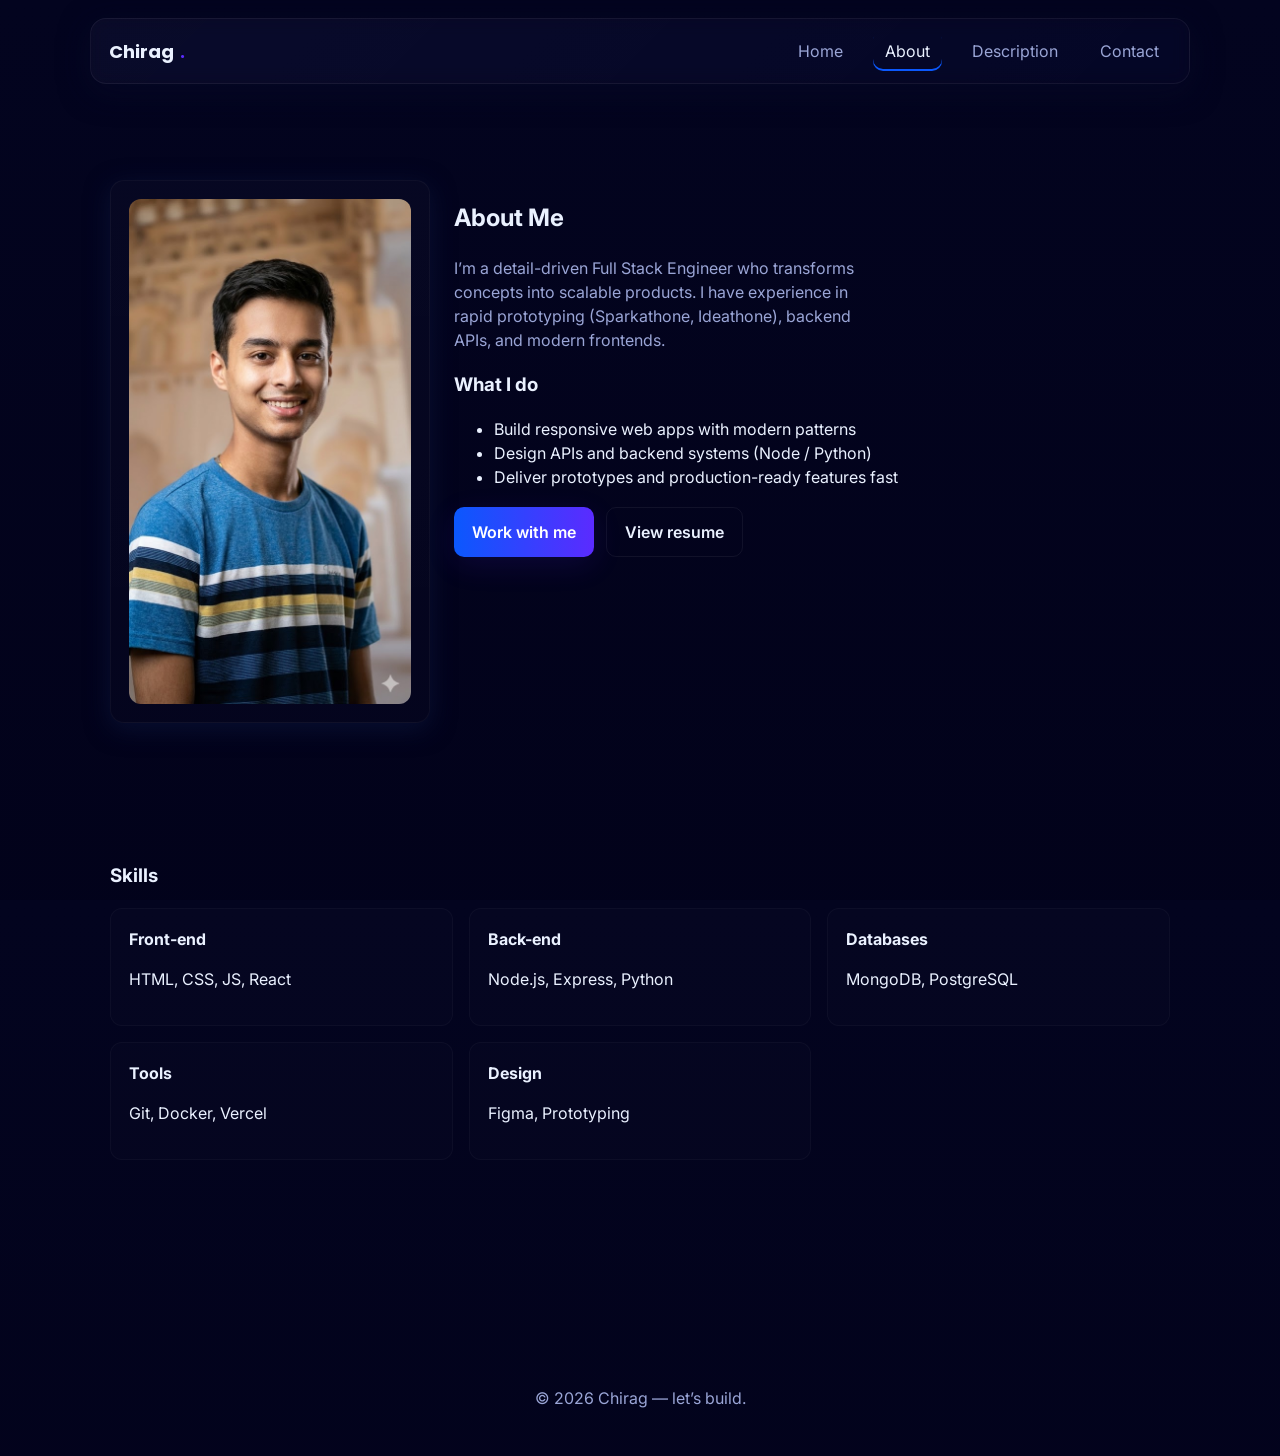
<file: about.html>
<!doctype html>
<html lang="en">
<head>
  <meta charset="utf-8" />
  <meta name="viewport" content="width=device-width,initial-scale=1" />
  <title>About — Chirag</title>

  <link href="https://fonts.googleapis.com/css2?family=Inter:wght@300;400;600;800&family=Poppins:wght@600;700&display=swap" rel="stylesheet">
  <link rel="stylesheet" href="css/style.css">
</head>
<body>
  <header class="nav-glass">
    <div class="nav-inner">
      <a class="brand" href="index.html">Chirag<span class="dot">.</span></a>
      <nav class="nav-links">
        <a href="index.html">Home</a>
        <a href="about.html" class="active">About</a>
        <a href="description.html">Description</a>
        <a href="contact.html">Contact</a>
      </nav>
      <button id="nav-toggle-2" class="nav-toggle" aria-label="Toggle menu">
        <span></span><span></span><span></span>
      </button>
    </div>
  </header>

  <main class="container">
    <section class="about-hero section">
      <div class="about-grid">
        <div class="glass-card about-left">
          <img src="assets/avatar.jpg" alt="Avatar" class="avatar">
        </div>

        <div class="about-right">
          <h1>About Me</h1>
          <p class="lead">I’m a detail-driven Full Stack Engineer who transforms concepts into scalable products. I have experience in rapid prototyping (Sparkathone, Ideathone), backend APIs, and modern frontends.</p>

          <h3>What I do</h3>
          <ul class="bullets">
            <li>Build responsive web apps with modern patterns</li>
            <li>Design APIs and backend systems (Node / Python)</li>
            <li>Deliver prototypes and production-ready features fast</li>
          </ul>

          <div class="cta-row" style="margin-top:18px">
            <a href="contact.html" class="btn primary">Work with me</a>
            <a href="description.html" class="btn ghost">View resume</a>
          </div>
        </div>
      </div>
    </section>

    <section class="section skills">
      <div class="section-header">
        <h3>Skills</h3>
      </div>
      <div class="skill-grid">
        <div class="skill"><strong>Front-end</strong><p>HTML, CSS, JS, React</p></div>
        <div class="skill"><strong>Back-end</strong><p>Node.js, Express, Python</p></div>
        <div class="skill"><strong>Databases</strong><p>MongoDB, PostgreSQL</p></div>
        <div class="skill"><strong>Tools</strong><p>Git, Docker, Vercel</p></div>
        <div class="skill"><strong>Design</strong><p>Figma, Prototyping</p></div>
      </div>
    </section>
  </main>

  <footer class="site-footer">
    <p>© <span id="year-2"></span> Chirag — let’s build.</p>
  </footer>

  <script src="js/main.js"></script>
</body>
</html>
</file>
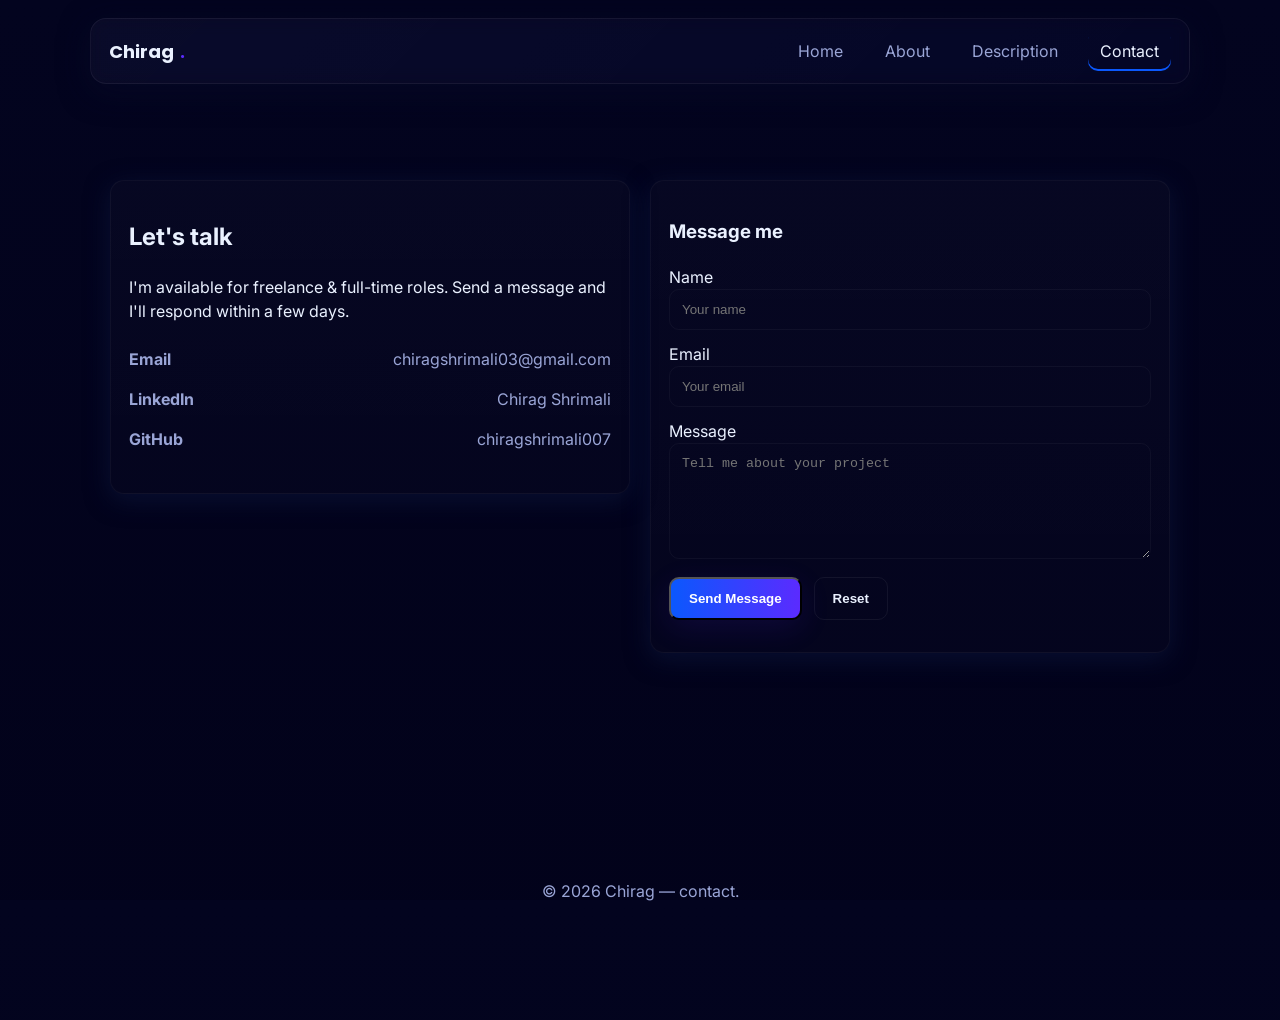
<file: contact.html>
<!doctype html>
<html lang="en">
<head>
  <meta charset="utf-8" />
  <meta name="viewport" content="width=device-width,initial-scale=1" />
  <title>Contact — Chirag</title>
  <link href="https://fonts.googleapis.com/css2?family=Inter:wght@300;400;600;800&family=Poppins:wght@600;700&display=swap" rel="stylesheet">
  <link rel="stylesheet" href="css/style.css">
</head>
<body>
  <header class="nav-glass">
    <div class="nav-inner">
      <a class="brand" href="index.html">Chirag<span class="dot">.</span></a>
      <nav class="nav-links">
        <a href="index.html">Home</a>
        <a href="about.html">About</a>
        <a href="description.html">Description</a>
        <a href="contact.html" class="active">Contact</a>
      </nav>
    </div>
  </header>

  <main class="container">
    <section class="section contact-section">
      <div class="contact-grid">
        <div class="glass-card contact-left">
          <h2>Let's talk</h2>
          <p>I'm available for freelance & full-time roles. Send a message and I'll respond within a few days.</p>

          <ul class="contact-info">
            <li><strong>Email</strong><span>chiragshrimali03@gmail.com</span></li>
            <li><strong>LinkedIn</strong><span>Chirag Shrimali</span></li>
            <li><strong>GitHub</strong><span>chiragshrimali007</span></li>
          </ul>

          <div class="social-row">
            <a href="#" class="social"><i class="fa-brands fa-linkedin"></i></a>
            <a href="#" class="social"><i class="fa-brands fa-square-github"></i></a>
          </div>
        </div>

        <form id="contact-form" class="glass-card contact-right" novalidate>
          <h3>Message me</h3>

          <label>
            <span>Name</span>
            <input type="text" name="name" id="name" required placeholder="Your name">
          </label>

          <label>
            <span>Email</span>
            <input type="email" name="email" id="email" required placeholder="Your email">
          </label>

          <label>
            <span>Message</span>
            <textarea name="message" id="message" rows="6" required placeholder="Tell me about your project"></textarea>
          </label>

          <div class="form-actions">
            <button type="submit" class="btn primary">Send Message</button>
            <button type="reset" class="btn ghost">Reset</button>
          </div>

          <p class="form-note" id="form-note" aria-live="polite"></p>
        </form>
      </div>
    </section>
  </main>

  <footer class="site-footer">
    <p>© <span id="year-3"></span> Chirag — contact.</p>
  </footer>

  <script src="js/main.js"></script>
</body>
</html>
</file>
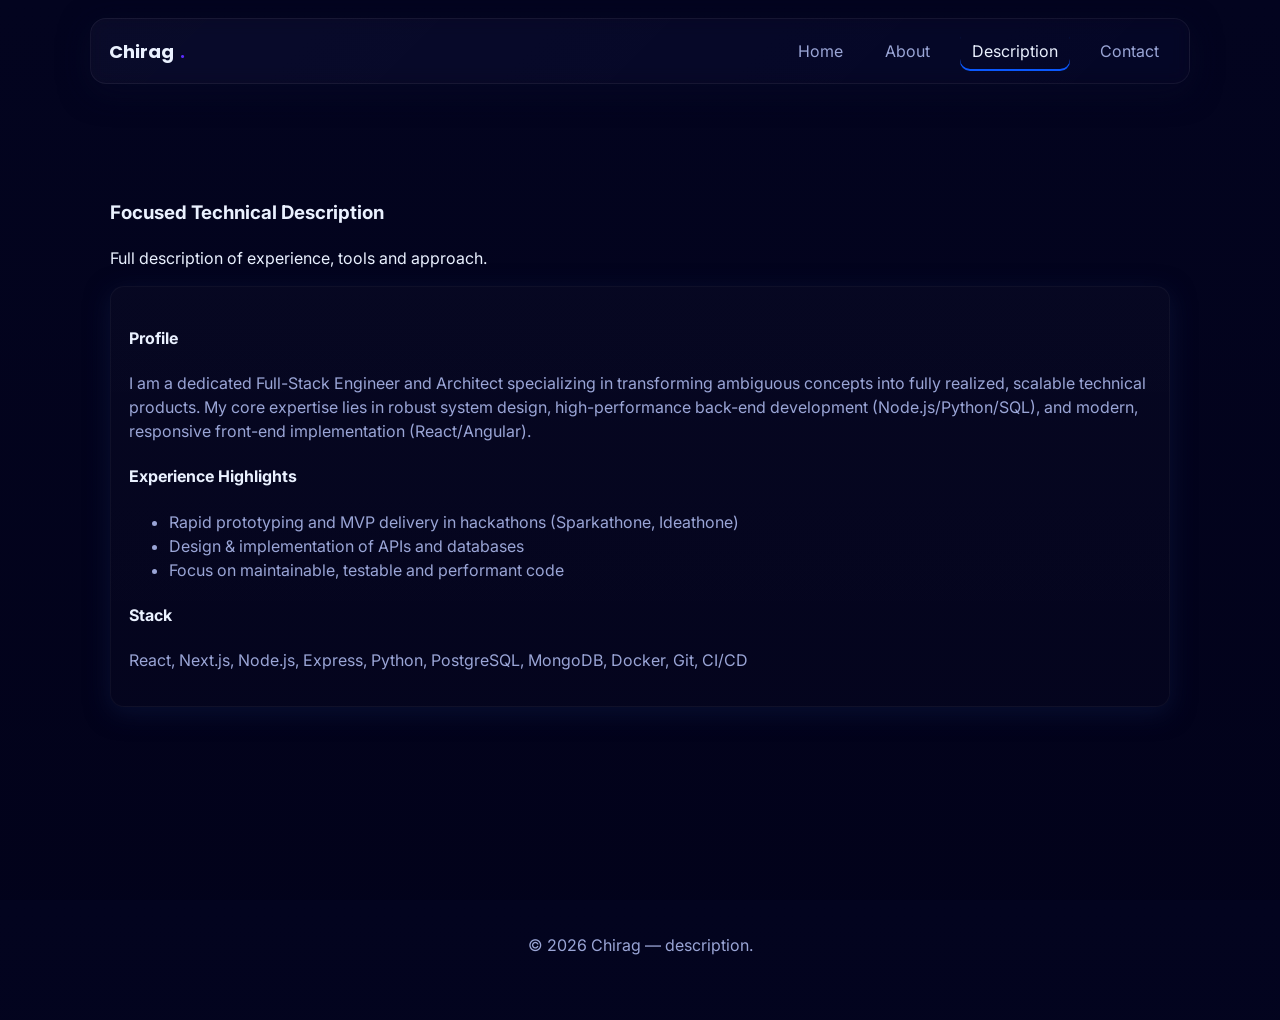
<file: description.html>
<!doctype html>
<html lang="en">
<head>
  <meta charset="utf-8" />
  <meta name="viewport" content="width=device-width,initial-scale=1" />
  <title>Description — Chirag</title>
  <link href="https://fonts.googleapis.com/css2?family=Inter:wght@300;400;600;800&family=Poppins:wght@600;700&display=swap" rel="stylesheet">
  <link rel="stylesheet" href="css/style.css">
</head>
<body>
  <header class="nav-glass">
    <div class="nav-inner">
      <a class="brand" href="index.html">Chirag<span class="dot">.</span></a>
      <nav class="nav-links">
        <a href="index.html">Home</a>
        <a href="about.html">About</a>
        <a href="description.html" class="active">Description</a>
        <a href="contact.html">Contact</a>
      </nav>
    </div>
  </header>

  <main class="container">
    <section class="section">
      <div class="section-header">
        <h3>Focused Technical Description</h3>
        <p>Full description of experience, tools and approach.</p>
      </div>

      <div class="glass-card resume">
        <h4>Profile</h4>
        <p>I am a dedicated Full-Stack Engineer and Architect specializing in transforming ambiguous concepts into fully realized, scalable technical products. My core expertise lies in robust system design, high-performance back-end development (Node.js/Python/SQL), and modern, responsive front-end implementation (React/Angular).</p>

        <h4>Experience Highlights</h4>
        <ul>
          <li>Rapid prototyping and MVP delivery in hackathons (Sparkathone, Ideathone)</li>
          <li>Design & implementation of APIs and databases</li>
          <li>Focus on maintainable, testable and performant code</li>
        </ul>

        <h4>Stack</h4>
        <p>React, Next.js, Node.js, Express, Python, PostgreSQL, MongoDB, Docker, Git, CI/CD</p>
      </div>
    </section>
  </main>

  <footer class="site-footer">
    <p>© <span id="year-4"></span> Chirag — description.</p>
  </footer>

  <script src="js/main.js"></script>
</body>
</html>
</file>
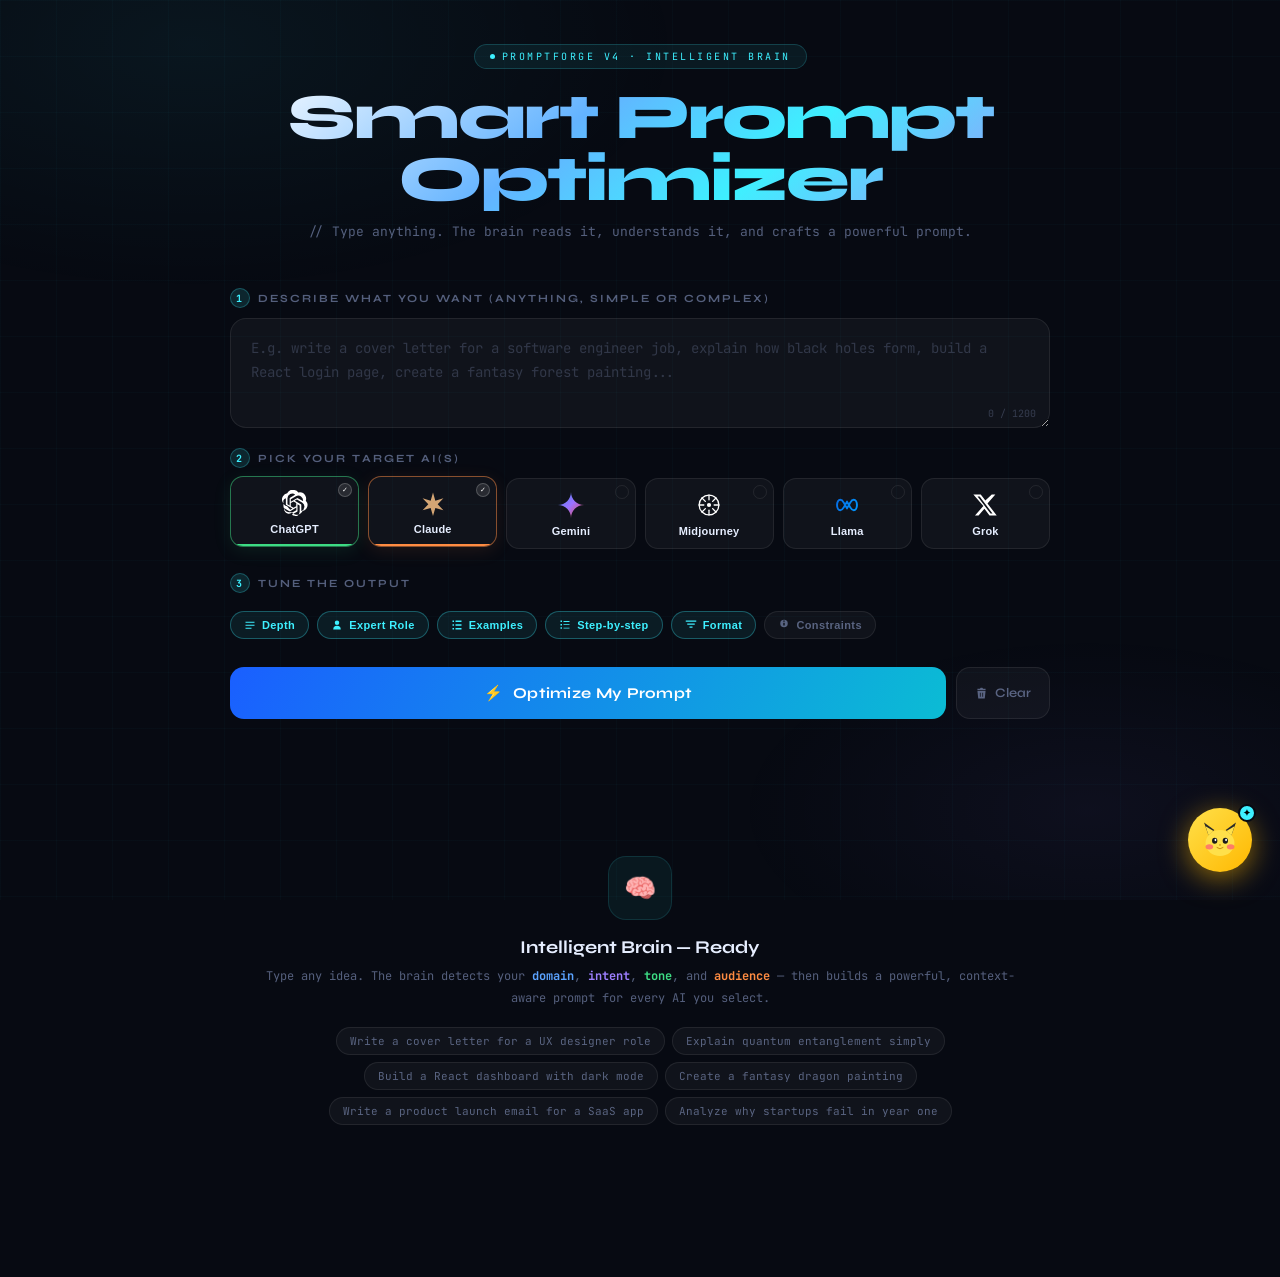
<file: assets/prompt_generater_ai app.html>
<!DOCTYPE html>
<html lang="en">
<head>
<meta charset="UTF-8">
<meta name="viewport" content="width=device-width, initial-scale=1.0">
<title>PromptForge — Intelligent Prompt Optimizer</title>
<link href="https://fonts.googleapis.com/css2?family=Syne:wght@400;600;700;800&family=JetBrains+Mono:wght@300;400;500&display=swap" rel="stylesheet">
<style>
:root {
  --bg:#070a12; --s:rgba(255,255,255,.04); --s2:rgba(255,255,255,.07);
  --b:rgba(255,255,255,.08); --text:#e6eeff; --muted:rgba(180,200,255,.45);
  --cyan:#3ef0ff; --blue:#5ba3ff; --purple:#9d7fff;
  --green:#3ddc84; --orange:#ff8c42; --pink:#ff5fa0;
  --yellow:#f5c842; --red:#ff5c5c;
}
*{margin:0;padding:0;box-sizing:border-box;}
body{background:var(--bg);color:var(--text);font-family:'Syne',sans-serif;min-height:100vh;}
body::before{content:'';position:fixed;inset:0;background:radial-gradient(ellipse 70% 50% at 15% 5%,rgba(62,240,255,.055) 0%,transparent 55%),radial-gradient(ellipse 50% 35% at 85% 90%,rgba(157,127,255,.05) 0%,transparent 55%);pointer-events:none;z-index:0;}
body::after{content:'';position:fixed;inset:0;background-image:linear-gradient(rgba(62,240,255,.022) 1px,transparent 1px),linear-gradient(90deg,rgba(62,240,255,.022) 1px,transparent 1px);background-size:56px 56px;pointer-events:none;z-index:0;}

.app{position:relative;z-index:1;max-width:860px;margin:0 auto;padding:44px 20px 100px;}

/* HEADER */
header{text-align:center;margin-bottom:48px;animation:fadeDown .7s ease both;}
.badge{display:inline-flex;align-items:center;gap:7px;background:rgba(62,240,255,.07);border:1px solid rgba(62,240,255,.18);border-radius:100px;padding:5px 15px;font-family:'JetBrains Mono',monospace;font-size:10px;color:var(--cyan);letter-spacing:2.5px;text-transform:uppercase;margin-bottom:18px;}
.badge::before{content:'';width:5px;height:5px;border-radius:50%;background:var(--cyan);animation:blink 2s infinite;}
h1{font-size:clamp(36px,6vw,64px);font-weight:800;line-height:.97;letter-spacing:-2px;background:linear-gradient(140deg,#fff 0%,#63b3ff 40%,#3ef0ff 65%,#a78bfa 100%);-webkit-background-clip:text;-webkit-text-fill-color:transparent;background-clip:text;margin-bottom:12px;}
.sub{font-family:'JetBrains Mono',monospace;font-size:13px;color:var(--muted);}

/* STEP LABELS */
.step-label{font-size:11px;font-weight:700;letter-spacing:2px;text-transform:uppercase;color:var(--muted);display:flex;align-items:center;gap:8px;margin-bottom:10px;}
.sn{width:20px;height:20px;border-radius:50%;background:rgba(62,240,255,.12);border:1px solid rgba(62,240,255,.25);color:var(--cyan);font-size:10px;display:flex;align-items:center;justify-content:center;font-family:'JetBrains Mono',monospace;flex-shrink:0;}

/* INPUT */
.input-wrap{position:relative;margin-bottom:16px;animation:fadeUp .7s .1s ease both;}
textarea{width:100%;min-height:110px;background:var(--s);border:1px solid var(--b);border-radius:16px;padding:18px 20px;color:var(--text);font-family:'JetBrains Mono',monospace;font-size:14px;line-height:1.7;resize:vertical;outline:none;transition:border-color .3s,box-shadow .3s,background .3s;}
textarea::placeholder{color:rgba(180,200,255,.2);}
textarea:focus{border-color:rgba(62,240,255,.35);background:rgba(62,240,255,.025);box-shadow:0 0 0 3px rgba(62,240,255,.06);}
.char-pill{position:absolute;bottom:12px;right:14px;font-family:'JetBrains Mono',monospace;font-size:10px;color:var(--muted);opacity:.5;}

/* ANALYSIS BADGE — shows after typing */
.analysis-strip{
  display:none;flex-wrap:wrap;gap:7px;align-items:center;
  padding:10px 14px;
  background:rgba(62,240,255,.04);
  border:1px solid rgba(62,240,255,.12);
  border-radius:12px;margin-bottom:24px;
  animation:fadeUp .4s ease both;
}
.analysis-strip.show{display:flex;}
.ana-label{font-family:'JetBrains Mono',monospace;font-size:9px;letter-spacing:2px;text-transform:uppercase;color:rgba(62,240,255,.5);margin-right:4px;}
.ana-tag{font-family:'JetBrains Mono',monospace;font-size:10px;padding:3px 10px;border-radius:100px;font-weight:500;}
.ana-domain  {background:rgba(91,163,255,.12); color:var(--blue);border:1px solid rgba(91,163,255,.25);}
.ana-intent  {background:rgba(157,127,255,.12);color:var(--purple);border:1px solid rgba(157,127,255,.25);}
.ana-tone    {background:rgba(61,220,132,.1);  color:var(--green);border:1px solid rgba(61,220,132,.2);}
.ana-audience{background:rgba(255,140,66,.1);  color:var(--orange);border:1px solid rgba(255,140,66,.2);}
.ana-output  {background:rgba(255,95,160,.1);  color:var(--pink);border:1px solid rgba(255,95,160,.2);}

/* MODEL GRID */
.model-grid-wrap{margin-bottom:24px;animation:fadeUp .7s .2s ease both;}
.model-grid{display:grid;grid-template-columns:repeat(6,1fr);gap:9px;margin-top:10px;}
.m-btn{background:var(--s);border:1px solid var(--b);border-radius:13px;padding:13px 8px 11px;cursor:pointer;display:flex;flex-direction:column;align-items:center;gap:7px;transition:all .22s ease;position:relative;overflow:hidden;}
.m-btn:hover{transform:translateY(-2px);background:var(--s2);}
.m-btn.active{transform:translateY(-2px);}
.m-btn.active::after{content:'';position:absolute;bottom:0;left:0;right:0;height:2.5px;border-radius:0 0 12px 12px;}
.m-btn[data-m="chatgpt"].active{border-color:rgba(61,220,132,.5);box-shadow:0 4px 18px rgba(61,220,132,.1);}
.m-btn[data-m="chatgpt"].active::after{background:var(--green);}
.m-btn[data-m="claude"].active{border-color:rgba(255,140,66,.5);box-shadow:0 4px 18px rgba(255,140,66,.1);}
.m-btn[data-m="claude"].active::after{background:var(--orange);}
.m-btn[data-m="gemini"].active{border-color:rgba(91,163,255,.5);box-shadow:0 4px 18px rgba(91,163,255,.1);}
.m-btn[data-m="gemini"].active::after{background:var(--blue);}
.m-btn[data-m="midjourney"].active{border-color:rgba(255,95,160,.5);box-shadow:0 4px 18px rgba(255,95,160,.1);}
.m-btn[data-m="midjourney"].active::after{background:var(--pink);}
.m-btn[data-m="llama"].active{border-color:rgba(157,127,255,.5);box-shadow:0 4px 18px rgba(157,127,255,.1);}
.m-btn[data-m="llama"].active::after{background:var(--purple);}
.m-btn[data-m="grok"].active{border-color:rgba(245,200,66,.5);box-shadow:0 4px 18px rgba(245,200,66,.1);}
.m-btn[data-m="grok"].active::after{background:var(--yellow);}
.m-icon{width:26px;height:26px;display:flex;align-items:center;justify-content:center;}
.m-icon svg{width:100%;height:100%;}
.m-name{font-size:11px;font-weight:700;color:var(--text);letter-spacing:.2px;text-align:center;}
.m-tick{position:absolute;top:6px;right:6px;width:14px;height:14px;border-radius:50%;border:1.5px solid var(--b);font-size:7px;color:transparent;display:flex;align-items:center;justify-content:center;transition:all .2s;}
.m-btn.active .m-tick{background:rgba(255,255,255,.1);border-color:rgba(255,255,255,.2);color:white;}

/* CHIPS */
.chips-wrap{display:flex;gap:8px;flex-wrap:wrap;margin-bottom:28px;animation:fadeUp .7s .3s ease both;}
.chip{display:flex;align-items:center;gap:6px;background:var(--s);border:1px solid var(--b);border-radius:100px;padding:7px 13px;font-size:11px;font-weight:600;color:var(--muted);cursor:pointer;transition:all .2s;letter-spacing:.4px;user-select:none;}
.chip:hover{background:var(--s2);color:var(--text);}
.chip.on{background:rgba(62,240,255,.08);border-color:rgba(62,240,255,.3);color:var(--cyan);}
.chip svg{width:12px;height:12px;flex-shrink:0;}

/* GEN BUTTON */
.gen-row{display:flex;gap:10px;margin-bottom:44px;animation:fadeUp .7s .4s ease both;}
.btn-gen{flex:1;background:linear-gradient(120deg,#1a5fff,#0bbcd4);border:none;border-radius:14px;padding:17px 28px;color:white;font-family:'Syne',sans-serif;font-size:15px;font-weight:700;cursor:pointer;display:flex;align-items:center;justify-content:center;gap:10px;transition:transform .2s,box-shadow .3s;letter-spacing:.3px;}
.btn-gen:hover{transform:translateY(-2px);box-shadow:0 12px 36px rgba(14,165,233,.4);}
.btn-gen:active{transform:translateY(0);}
.btn-gen.busy{pointer-events:none;opacity:.75;}
.spin{width:17px;height:17px;border:2px solid rgba(255,255,255,.3);border-top-color:white;border-radius:50%;animation:rot .65s linear infinite;display:none;}
.btn-gen.busy .spin{display:block;}
.btn-gen.busy .btn-txt,.btn-gen.busy .btn-ico{display:none;}
.btn-clear{background:var(--s);border:1px solid var(--b);border-radius:14px;padding:17px 18px;color:var(--muted);font-family:'Syne',sans-serif;font-size:13px;font-weight:600;cursor:pointer;display:flex;align-items:center;gap:7px;transition:all .2s;white-space:nowrap;}
.btn-clear:hover{background:rgba(255,92,92,.08);border-color:rgba(255,92,92,.3);color:var(--red);}

/* DIVIDER */
.divider{display:flex;align-items:center;gap:14px;margin:0 0 28px;opacity:0;transition:opacity .4s;}
.divider.show{opacity:1;}
.divider::before,.divider::after{content:'';flex:1;height:1px;background:var(--b);}
.divider span{font-family:'JetBrains Mono',monospace;font-size:10px;color:var(--muted);letter-spacing:2px;text-transform:uppercase;white-space:nowrap;}

/* RESULT CARDS */
.results{display:flex;flex-direction:column;gap:18px;}
.r-card{background:var(--s);border:1px solid var(--b);border-radius:18px;overflow:hidden;animation:slideIn .45s ease both;transition:border-color .3s,box-shadow .3s;}
.r-card:hover{border-color:var(--ca,rgba(255,255,255,.13));box-shadow:0 8px 30px rgba(0,0,0,.3);}
.r-card[data-m="chatgpt"]    {--ca:rgba(61,220,132,.35); --cc:var(--green);}
.r-card[data-m="claude"]     {--ca:rgba(255,140,66,.35);  --cc:var(--orange);}
.r-card[data-m="gemini"]     {--ca:rgba(91,163,255,.35);  --cc:var(--blue);}
.r-card[data-m="midjourney"] {--ca:rgba(255,95,160,.35);  --cc:var(--pink);}
.r-card[data-m="llama"]      {--ca:rgba(157,127,255,.35); --cc:var(--purple);}
.r-card[data-m="grok"]       {--ca:rgba(245,200,66,.35);  --cc:var(--yellow);}
.r-card::before{content:'';display:block;height:2px;background:var(--cc,rgba(255,255,255,.15));}

.c-head{display:flex;align-items:center;justify-content:space-between;padding:13px 18px 12px;border-bottom:1px solid var(--b);background:var(--s2);}
.c-model{display:flex;align-items:center;gap:10px;}
.c-logo{width:30px;height:30px;border-radius:8px;background:rgba(255,255,255,.06);display:flex;align-items:center;justify-content:center;padding:4px;flex-shrink:0;}
.c-logo svg{width:100%;height:100%;}
.c-mname{font-size:14px;font-weight:700;color:var(--cc);}
.c-tag{font-family:'JetBrains Mono',monospace;font-size:9px;background:rgba(255,255,255,.06);border:1px solid rgba(255,255,255,.08);padding:2px 7px;border-radius:6px;color:var(--muted);margin-left:6px;}
.c-actions{display:flex;gap:7px;}
.a-btn{background:rgba(255,255,255,.05);border:1px solid var(--b);border-radius:8px;padding:5px 10px;color:var(--muted);font-family:'JetBrains Mono',monospace;font-size:10px;cursor:pointer;display:flex;align-items:center;gap:5px;transition:all .2s;}
.a-btn:hover{background:rgba(255,255,255,.09);color:var(--text);}
.a-btn.ok{background:rgba(61,220,132,.1);border-color:rgba(61,220,132,.3);color:var(--green);}

/* INSIGHT BAND — shows what the brain detected */
.insight-band{padding:10px 18px;border-bottom:1px dashed rgba(255,255,255,.05);display:flex;flex-wrap:wrap;gap:6px;align-items:center;background:rgba(0,0,0,.15);}
.ins-lbl{font-family:'JetBrains Mono',monospace;font-size:9px;letter-spacing:2px;text-transform:uppercase;color:rgba(62,240,255,.4);margin-right:4px;}
.ins-tag{font-family:'JetBrains Mono',monospace;font-size:9px;padding:2px 8px;border-radius:6px;color:var(--cc);background:rgba(255,255,255,.05);border:1px solid rgba(255,255,255,.08);}

/* SECTIONS */
.section-raw{padding:14px 20px;border-bottom:1px dashed rgba(255,255,255,.055);}
.section-opt{padding:18px 20px;}
.sec-label{font-size:9px;font-weight:700;letter-spacing:2px;text-transform:uppercase;margin-bottom:8px;display:flex;align-items:center;gap:6px;}
.sec-label.lbl-raw{color:var(--muted);}
.sec-label.lbl-opt{color:var(--cc);}
.sec-label svg{width:11px;height:11px;}
.raw-text{font-family:'JetBrains Mono',monospace;font-size:12px;color:rgba(180,200,255,.45);line-height:1.6;font-style:italic;}
.opt-text{font-family:'JetBrains Mono',monospace;font-size:13px;line-height:1.9;color:rgba(218,232,255,.9);white-space:pre-wrap;word-break:break-word;}

.arrow-row{display:flex;align-items:center;gap:10px;padding:0 20px;margin:2px 0;}
.a-line{flex:1;height:1px;background:var(--b);}
.a-badge{display:flex;align-items:center;gap:5px;background:rgba(62,240,255,.07);border:1px solid rgba(62,240,255,.18);border-radius:100px;padding:3px 10px;font-size:10px;font-family:'JetBrains Mono',monospace;color:var(--cyan);white-space:nowrap;}

.c-foot{padding:9px 18px;border-top:1px solid var(--b);display:flex;align-items:center;gap:14px;flex-wrap:wrap;}
.stat{font-family:'JetBrains Mono',monospace;font-size:10px;color:var(--muted);display:flex;align-items:center;gap:4px;}
.stat b{color:var(--cyan);font-weight:500;}

/* EMPTY */
.empty-state{text-align:center;padding:52px 20px;animation:fadeUp .7s .5s ease both;}
.empty-icon{width:64px;height:64px;border-radius:18px;background:rgba(62,240,255,.06);border:1px solid rgba(62,240,255,.12);display:flex;align-items:center;justify-content:center;margin:0 auto 16px;font-size:26px;}
.empty-title{font-size:18px;font-weight:700;margin-bottom:8px;}
.empty-sub{font-family:'JetBrains Mono',monospace;font-size:12px;color:var(--muted);line-height:1.8;}
.ex-chips{display:flex;flex-wrap:wrap;gap:7px;justify-content:center;margin-top:18px;}
.ex-chip{font-family:'JetBrains Mono',monospace;font-size:11px;padding:6px 13px;background:var(--s);border:1px solid var(--b);border-radius:100px;color:var(--muted);cursor:pointer;transition:all .2s;}
.ex-chip:hover{background:var(--s2);color:var(--text);border-color:rgba(62,240,255,.3);}

@keyframes fadeDown{from{opacity:0;transform:translateY(-18px)}to{opacity:1;transform:translateY(0)}}
@keyframes fadeUp  {from{opacity:0;transform:translateY(18px)} to{opacity:1;transform:translateY(0)}}
@keyframes slideIn {from{opacity:0;transform:translateY(14px)} to{opacity:1;transform:translateY(0)}}
@keyframes rot     {to{transform:rotate(360deg)}}
@keyframes blink   {0%,100%{opacity:1;transform:scale(1)}50%{opacity:.4;transform:scale(.75)}}

@media(max-width:580px){.model-grid{grid-template-columns:repeat(3,1fr);}.gen-row{flex-direction:column;}}
@media(max-width:360px){.model-grid{grid-template-columns:repeat(2,1fr);}}
</style>
</head>
<body>
<div class="app">

<header>
  <div class="badge">PromptForge v4 · Intelligent Brain</div>
  <h1>Smart Prompt<br>Optimizer</h1>
  <p class="sub">// Type anything. The brain reads it, understands it, and crafts a powerful prompt.</p>
</header>

<!-- STEP 1: Input -->
<div class="input-wrap">
  <div class="step-label"><span class="sn">1</span> Describe what you want (anything, simple or complex)</div>
  <textarea id="raw" placeholder="E.g. write a cover letter for a software engineer job, explain how black holes form, build a React login page, create a fantasy forest painting..." maxlength="1200"></textarea>
  <div class="char-pill" id="chars">0 / 1200</div>
</div>

<!-- LIVE ANALYSIS STRIP -->
<div class="analysis-strip" id="anaStrip">
  <span class="ana-label">Detected →</span>
  <span class="ana-tag ana-domain" id="anaDomain"></span>
  <span class="ana-tag ana-intent" id="anaIntent"></span>
  <span class="ana-tag ana-tone"   id="anaTone"></span>
  <span class="ana-tag ana-audience" id="anaAudience"></span>
  <span class="ana-tag ana-output" id="anaOutput"></span>
</div>

<!-- STEP 2: Models -->
<div class="model-grid-wrap">
  <div class="step-label"><span class="sn">2</span> Pick your target AI(s)</div>
  <div class="model-grid">

    <button class="m-btn active" data-m="chatgpt">
      <div class="m-icon"><svg viewBox="0 0 41 41" fill="white"><path d="M37.532 16.87a9.963 9.963 0 0 0-.856-8.184 10.078 10.078 0 0 0-10.855-4.835 9.964 9.964 0 0 0-6.15-3.765 10.079 10.079 0 0 0-11.498 4.96 9.956 9.956 0 0 0-6.671 4.804 10.08 10.08 0 0 0 1.24 11.817 9.965 9.965 0 0 0 .856 8.185 10.079 10.079 0 0 0 10.855 4.835 9.965 9.965 0 0 0 6.15 3.765 10.079 10.079 0 0 0 11.498-4.96 9.956 9.956 0 0 0 6.671-4.804 10.079 10.079 0 0 0-1.24-11.816zm-17.151 23.707a7.461 7.461 0 0 1-4.787-1.735c.061-.033.168-.091.237-.134l7.943-4.587a1.324 1.324 0 0 0 .666-1.148V22.61l3.356 1.938a.122.122 0 0 1 .066.092v9.299a7.505 7.505 0 0 1-7.481 7.538zm-16.075-6.899a7.46 7.46 0 0 1-.894-5.023c.06.036.162.099.237.141l7.943 4.587a1.324 1.324 0 0 0 1.332 0l9.699-5.602v3.876a.12.12 0 0 1-.048.103l-8.032 4.636a7.504 7.504 0 0 1-10.237-2.718zm-2.09-17.51a7.458 7.458 0 0 1 3.897-3.286 73.928 73.928 0 0 0-.001.278v9.175c0 .47.252.906.666 1.148l9.699 5.601-3.357 1.938a.12.12 0 0 1-.114.012L8.048 25.497a7.503 7.503 0 0 1-5.832-8.429zm27.556 6.437-9.699-5.602 3.356-1.937a.12.12 0 0 1 .114-.012l8.048 4.648a7.498 7.498 0 0 1-1.158 13.528v-9.453a1.324 1.324 0 0 0-.661-1.172zm3.339-5.033c-.059-.037-.162-.099-.236-.141l-7.944-4.587a1.325 1.325 0 0 0-1.332 0l-9.698 5.602v-3.876a.12.12 0 0 1 .048-.103l8.031-4.635a7.499 7.499 0 0 1 11.131 7.74zm-21.063 6.929-3.356-1.938a.121.121 0 0 1-.066-.092v-9.299a7.498 7.498 0 0 1 12.268-5.803 6.268 6.268 0 0 0-.236.134l-7.944 4.587a1.325 1.325 0 0 0-.666 1.148v11.263zm1.822-3.943 4.313-2.49 4.314 2.49v4.979l-4.314 2.49-4.313-2.49V20.758z"/></svg></div>
      <div class="m-name">ChatGPT</div><div class="m-tick">✓</div>
    </button>

    <button class="m-btn active" data-m="claude">
      <div class="m-icon"><svg viewBox="0 0 80 80" fill="none"><path d="M40 8L47.2 32.8L72 25.6L54.4 44L72 62.4L47.2 55.2L40 80L32.8 55.2L8 62.4L25.6 44L8 25.6L32.8 32.8L40 8Z" fill="#D4A574"/></svg></div>
      <div class="m-name">Claude</div><div class="m-tick">✓</div>
    </button>

    <button class="m-btn" data-m="gemini">
      <div class="m-icon"><svg viewBox="0 0 28 28"><defs><linearGradient id="gg" x1="0" y1="0" x2="28" y2="28" gradientUnits="userSpaceOnUse"><stop offset="0%" stop-color="#4285F4"/><stop offset="50%" stop-color="#9B72FF"/><stop offset="100%" stop-color="#EA4335"/></linearGradient></defs><path d="M14 28C14 26.06 13.63 24.24 12.88 22.54C12.16 20.84 11.17 19.36 9.91 18.1C8.65 16.84 7.16 15.85 5.46 15.12C3.76 14.37 1.94 14 0 14C1.94 14 3.76 13.64 5.46 12.91C7.16 12.17 8.65 11.17 9.91 9.91C11.17 8.65 12.16 7.16 12.88 5.46C13.63 3.76 14 1.94 14 0C14 1.94 14.36 3.76 15.09 5.46C15.83 7.16 16.84 8.65 18.1 9.91C19.36 11.17 20.84 12.17 22.54 12.91C24.24 13.64 26.06 14 28 14C26.06 14 24.24 14.37 22.54 15.12C20.84 15.85 19.36 16.84 18.1 18.1C16.84 19.36 15.83 20.84 15.09 22.54C14.36 24.24 14 26.06 14 28Z" fill="url(#gg)"/></svg></div>
      <div class="m-name">Gemini</div><div class="m-tick">✓</div>
    </button>

    <button class="m-btn" data-m="midjourney">
      <div class="m-icon"><svg viewBox="0 0 100 100"><circle cx="50" cy="50" r="8" fill="white"/><circle cx="50" cy="50" r="38" fill="none" stroke="white" stroke-width="5"/><line x1="50" y1="12" x2="50" y2="30" stroke="white" stroke-width="5" stroke-linecap="round"/><line x1="50" y1="70" x2="50" y2="88" stroke="white" stroke-width="5" stroke-linecap="round"/><line x1="12" y1="50" x2="30" y2="50" stroke="white" stroke-width="5" stroke-linecap="round"/><line x1="70" y1="50" x2="88" y2="50" stroke="white" stroke-width="5" stroke-linecap="round"/><line x1="23" y1="23" x2="36" y2="36" stroke="white" stroke-width="5" stroke-linecap="round"/><line x1="64" y1="64" x2="77" y2="77" stroke="white" stroke-width="5" stroke-linecap="round"/><line x1="77" y1="23" x2="64" y2="36" stroke="white" stroke-width="5" stroke-linecap="round"/><line x1="36" y1="64" x2="23" y2="77" stroke="white" stroke-width="5" stroke-linecap="round"/></svg></div>
      <div class="m-name">Midjourney</div><div class="m-tick">✓</div>
    </button>

    <button class="m-btn" data-m="llama">
      <div class="m-icon"><svg viewBox="0 0 60 30"><defs><linearGradient id="mg" x1="0" y1="0" x2="60" y2="30" gradientUnits="userSpaceOnUse"><stop offset="0%" stop-color="#0668E1"/><stop offset="100%" stop-color="#0099FF"/></linearGradient></defs><path d="M7 15C7 8.37 10.13 3 14.5 3C17.63 3 20.06 5.16 22.5 9.5L30 22.8L37.5 9.5C39.94 5.16 42.37 3 45.5 3C49.87 3 53 8.37 53 15C53 21.63 49.87 27 45.5 27C42.37 27 39.94 24.84 37.5 20.5L30 7.2L22.5 20.5C20.06 24.84 17.63 27 14.5 27C10.13 27 7 21.63 7 15Z" fill="none" stroke="url(#mg)" stroke-width="4.5" stroke-linejoin="round"/></svg></div>
      <div class="m-name">Llama</div><div class="m-tick">✓</div>
    </button>

    <button class="m-btn" data-m="grok">
      <div class="m-icon"><svg viewBox="0 0 24 24" fill="white"><path d="M18.244 2.25h3.308l-7.227 8.26 8.502 11.24H16.17l-4.714-6.231-5.401 6.231H2.748l7.73-8.835L1.254 2.25H8.08l4.253 5.622 5.911-5.622zm-1.161 17.52h1.833L7.084 4.126H5.117z"/></svg></div>
      <div class="m-name">Grok</div><div class="m-tick">✓</div>
    </button>
  </div>
</div>

<!-- STEP 3: Options -->
<div class="chips-wrap">
  <div class="step-label" style="width:100%"><span class="sn">3</span> Tune the output</div>
  <button class="chip on" data-opt="detailed">
    <svg viewBox="0 0 16 16" fill="currentColor"><path d="M2 3.5h12v1.5H2zm0 4h12v1.5H2zm0 4h8v1.5H2z"/></svg>Depth
  </button>
  <button class="chip on" data-opt="roleplay">
    <svg viewBox="0 0 16 16" fill="currentColor"><path d="M8 8a3 3 0 100-6 3 3 0 000 6zm-5 6a5 5 0 0110 0H3z"/></svg>Expert Role
  </button>
  <button class="chip on" data-opt="examples">
    <svg viewBox="0 0 16 16" fill="currentColor"><path d="M6 2h8v2H6zm0 5h8v2H6zm0 5h8v2H6zM2 2h2v2H2zm0 5h2v2H2zm0 5h2v2H2z"/></svg>Examples
  </button>
  <button class="chip on" data-opt="steps">
    <svg viewBox="0 0 16 16" fill="currentColor"><path d="M2 2h2v2H2zm4 .5h8V4H6zm-4 4h2v2H2zm4 .5h8V8H6zm-4 4h2v2H2zm4 .5h8v1H6z"/></svg>Step-by-step
  </button>
  <button class="chip on" data-opt="format">
    <svg viewBox="0 0 16 16" fill="currentColor"><path d="M1 2h14v1.5H1zm2 4h10v1.5H3zm3 4h4v1.5H6z"/></svg>Format
  </button>
  <button class="chip" data-opt="constraints">
    <svg viewBox="0 0 16 16" fill="currentColor"><path d="M8 1a5 5 0 100 10A5 5 0 008 1zm1 7.5H7V5h2v3.5zm0-5H7V2h2v1.5z"/></svg>Constraints
  </button>
</div>

<!-- STEP 4: Generate -->
<div class="gen-row">
  <button class="btn-gen" id="genBtn" onclick="generate()">
    <span class="spin"></span>
    <span class="btn-ico">⚡</span>
    <span class="btn-txt">Optimize My Prompt</span>
  </button>
  <button class="btn-clear" onclick="clearAll()">
    <svg width="13" height="13" viewBox="0 0 16 16" fill="currentColor"><path d="M6 2l1-1h2l1 1h3v2H3V2h3zm-3 3h10l-1 9H4L3 5zm3 2v5h1V7H6zm3 0v5h1V7H9z"/></svg>Clear
  </button>
</div>

<div class="divider" id="divider"><span>✦ Optimized Prompts</span></div>

<div class="results" id="results">
  <div class="empty-state">
    <div class="empty-icon">🧠</div>
    <div class="empty-title">Intelligent Brain — Ready</div>
    <div class="empty-sub">
      Type any idea. The brain detects your <strong style="color:var(--blue)">domain</strong>,
      <strong style="color:var(--purple)">intent</strong>, <strong style="color:var(--green)">tone</strong>,
      and <strong style="color:var(--orange)">audience</strong> — then builds a powerful,
      context-aware prompt for every AI you select.
    </div>
    <div class="ex-chips">
      <span class="ex-chip" onclick="tryExample(this)">Write a cover letter for a UX designer role</span>
      <span class="ex-chip" onclick="tryExample(this)">Explain quantum entanglement simply</span>
      <span class="ex-chip" onclick="tryExample(this)">Build a React dashboard with dark mode</span>
      <span class="ex-chip" onclick="tryExample(this)">Create a fantasy dragon painting</span>
      <span class="ex-chip" onclick="tryExample(this)">Write a product launch email for a SaaS app</span>
      <span class="ex-chip" onclick="tryExample(this)">Analyze why startups fail in year one</span>
    </div>
  </div>
</div>

</div>

<!-- ═══════════════════════════════════════════════════════════
     PIKACHU AI ASSISTANT
════════════════════════════════════════════════════════════════ -->
<style>
/* ── Pokémon Fab Button ── */
#pika-fab {
  position:fixed; bottom:28px; right:28px; z-index:9999;
  width:64px; height:64px; border-radius:50%; cursor:pointer;
  background:linear-gradient(135deg,#ffe04a,#ffb800);
  border:none; box-shadow:0 6px 28px rgba(255,184,0,.55);
  display:flex; align-items:center; justify-content:center;
  transition:transform .25s,box-shadow .25s;
  animation:pikaFloat 3s ease-in-out infinite;
}
#pika-fab:hover{transform:scale(1.12);box-shadow:0 10px 36px rgba(255,184,0,.75);}
@keyframes pikaFloat{0%,100%{transform:translateY(0)}50%{transform:translateY(-6px)}}

#pika-fab .pika-badge {
  position:absolute; top:-4px; right:-4px;
  width:18px; height:18px; border-radius:50%;
  background:var(--cyan); border:2px solid var(--bg);
  font-size:9px; color:#000; font-weight:800;
  display:flex; align-items:center; justify-content:center;
  font-family:'JetBrains Mono',monospace;
  animation:blink 2s infinite;
}

/* ── Chat Panel ── */
#pika-panel {
  position:fixed; bottom:106px; right:28px; z-index:9998;
  width:360px; max-height:520px;
  background:#0d1120; border:1px solid rgba(255,184,0,.25);
  border-radius:22px; overflow:hidden;
  box-shadow:0 24px 60px rgba(0,0,0,.7), 0 0 0 1px rgba(255,184,0,.08);
  display:flex; flex-direction:column;
  transition:opacity .3s,transform .3s;
  transform-origin:bottom right;
}
#pika-panel.hidden{opacity:0;transform:scale(.88) translateY(12px);pointer-events:none;}

/* Panel header */
.pika-header {
  background:linear-gradient(120deg,#1a1200,#201a00);
  border-bottom:1px solid rgba(255,184,0,.15);
  padding:14px 16px; display:flex; align-items:center; gap:12px;
}
.pika-avatar {
  width:46px; height:46px; flex-shrink:0;
  background:linear-gradient(135deg,#ffe04a,#ffb800);
  border-radius:50%; display:flex; align-items:center; justify-content:center;
  box-shadow:0 3px 12px rgba(255,184,0,.4);
  position:relative; overflow:hidden;
}
.pika-avatar::after{
  content:''; position:absolute;
  inset:0; background:radial-gradient(circle at 35% 35%,rgba(255,255,255,.35),transparent 65%);
}
.pika-info { flex:1; }
.pika-name {
  font-size:14px; font-weight:700; color:#ffe04a;
  display:flex; align-items:center; gap:6px;
}
.pika-name .online-dot {
  width:7px; height:7px; border-radius:50%; background:#3ddc84;
  animation:blink 2s infinite;
}
.pika-role {
  font-family:'JetBrains Mono',monospace;
  font-size:9px; color:rgba(255,220,100,.45); letter-spacing:1.5px; text-transform:uppercase;
}
.pika-close {
  background:rgba(255,255,255,.06); border:none; border-radius:8px;
  width:28px; height:28px; cursor:pointer; color:rgba(255,255,255,.4);
  font-size:14px; display:flex; align-items:center; justify-content:center;
  transition:all .2s;
}
.pika-close:hover{background:rgba(255,92,92,.15);color:#ff5c5c;}

/* Messages */
.pika-messages {
  flex:1; overflow-y:auto; padding:16px 14px; display:flex;
  flex-direction:column; gap:12px; min-height:200px; max-height:310px;
  scrollbar-width:thin; scrollbar-color:rgba(255,184,0,.2) transparent;
}
.pika-messages::-webkit-scrollbar{width:4px;}
.pika-messages::-webkit-scrollbar-thumb{background:rgba(255,184,0,.2);border-radius:4px;}

.pika-msg { display:flex; gap:8px; align-items:flex-end; animation:fadeUp .3s ease both; }
.pika-msg.user { flex-direction:row-reverse; }

.msg-avatar {
  width:28px; height:28px; border-radius:50%; flex-shrink:0;
  background:linear-gradient(135deg,#ffe04a,#ffb800);
  display:flex; align-items:center; justify-content:center; font-size:14px;
}
.msg-avatar.user-av {
  background:linear-gradient(135deg,var(--blue),var(--cyan));
  font-size:11px; font-weight:700; color:#000;
}
.msg-bubble {
  max-width:76%; padding:10px 13px; border-radius:16px; font-size:12.5px;
  font-family:'JetBrains Mono',monospace; line-height:1.65; word-break:break-word;
}
.pika-msg.bot .msg-bubble {
  background:rgba(255,184,0,.08); border:1px solid rgba(255,184,0,.18);
  color:rgba(255,230,150,.9); border-radius:16px 16px 16px 4px;
}
.pika-msg.user .msg-bubble {
  background:rgba(62,240,255,.08); border:1px solid rgba(62,240,255,.2);
  color:rgba(200,240,255,.9); border-radius:16px 16px 4px 16px;
}

/* Typing indicator */
.typing-dots { display:flex; gap:4px; padding:4px 2px; }
.typing-dots span {
  width:6px; height:6px; border-radius:50%; background:#ffe04a;
  animation:typingBounce .9s ease-in-out infinite;
}
.typing-dots span:nth-child(2){animation-delay:.15s;}
.typing-dots span:nth-child(3){animation-delay:.3s;}
@keyframes typingBounce{0%,80%,100%{transform:translateY(0);opacity:.4}40%{transform:translateY(-6px);opacity:1}}

/* Quick chips */
.pika-quick {
  padding:8px 14px; border-top:1px solid rgba(255,184,0,.08);
  display:flex; gap:6px; flex-wrap:wrap;
}
.q-chip {
  font-family:'JetBrains Mono',monospace; font-size:9.5px;
  padding:4px 10px; border-radius:100px; cursor:pointer;
  background:rgba(255,184,0,.07); border:1px solid rgba(255,184,0,.2);
  color:rgba(255,220,100,.7); transition:all .18s; white-space:nowrap;
}
.q-chip:hover{background:rgba(255,184,0,.15);color:#ffe04a;}

/* Input row */
.pika-input-row {
  padding:10px 12px; border-top:1px solid rgba(255,184,0,.1);
  display:flex; gap:8px; align-items:center;
  background:rgba(0,0,0,.2);
}
.pika-input {
  flex:1; background:rgba(255,255,255,.04); border:1px solid rgba(255,184,0,.15);
  border-radius:10px; padding:9px 12px; color:var(--text);
  font-family:'JetBrains Mono',monospace; font-size:12px; outline:none;
  transition:border-color .2s;
}
.pika-input::placeholder{color:rgba(255,220,100,.25);}
.pika-input:focus{border-color:rgba(255,184,0,.4);}
.pika-send {
  width:34px; height:34px; border-radius:10px; border:none; cursor:pointer;
  background:linear-gradient(135deg,#ffe04a,#ffb800);
  color:#000; font-size:14px; display:flex; align-items:center; justify-content:center;
  transition:transform .2s,box-shadow .2s; flex-shrink:0;
}
.pika-send:hover{transform:scale(1.08);box-shadow:0 4px 14px rgba(255,184,0,.4);}
.pika-send:disabled{opacity:.4;cursor:not-allowed;transform:none;}

@media(max-width:420px){
  #pika-panel{width:calc(100vw - 24px); right:12px; bottom:92px;}
  #pika-fab{bottom:16px;right:16px;}
}
</style>

<!-- FAB Button -->
<button id="pika-fab" onclick="togglePika()" title="Ask Pikachu!">
  <!-- Pikachu SVG -->
  <svg width="38" height="38" viewBox="0 0 100 100" xmlns="http://www.w3.org/2000/svg">
    <!-- ears -->
    <polygon points="20,38 8,4 35,24" fill="#2a2a2a"/>
    <polygon points="20,38 12,14 33,26" fill="#ffe04a"/>
    <polygon points="80,38 92,4 65,24" fill="#2a2a2a"/>
    <polygon points="80,38 88,14 67,26" fill="#ffe04a"/>
    <!-- face -->
    <ellipse cx="50" cy="58" rx="38" ry="34" fill="#ffe04a"/>
    <!-- cheeks -->
    <ellipse cx="22" cy="68" rx="10" ry="7" fill="#ff6b6b" opacity=".85"/>
    <ellipse cx="78" cy="68" rx="10" ry="7" fill="#ff6b6b" opacity=".85"/>
    <!-- eyes -->
    <ellipse cx="36" cy="52" rx="7" ry="8" fill="#1a1a1a"/>
    <ellipse cx="64" cy="52" rx="7" ry="8" fill="#1a1a1a"/>
    <ellipse cx="38" cy="50" rx="2.5" ry="3" fill="white"/>
    <ellipse cx="66" cy="50" rx="2.5" ry="3" fill="white"/>
    <!-- nose -->
    <ellipse cx="50" cy="63" rx="2.5" ry="1.5" fill="#c8860a"/>
    <!-- mouth -->
    <path d="M42 70 Q50 77 58 70" stroke="#c8860a" stroke-width="2.5" fill="none" stroke-linecap="round"/>
  </svg>
  <div class="pika-badge">✦</div>
</button>

<!-- Chat Panel -->
<div id="pika-panel" class="hidden">
  <div class="pika-header">
    <div class="pika-avatar">
      <svg width="28" height="28" viewBox="0 0 100 100">
        <polygon points="20,38 8,4 35,24" fill="#2a2a2a"/>
        <polygon points="20,38 12,14 33,26" fill="#ffe04a"/>
        <polygon points="80,38 92,4 65,24" fill="#2a2a2a"/>
        <polygon points="80,38 88,14 67,26" fill="#ffe04a"/>
        <ellipse cx="50" cy="58" rx="38" ry="34" fill="#ffe04a"/>
        <ellipse cx="22" cy="68" rx="10" ry="7" fill="#ff6b6b" opacity=".85"/>
        <ellipse cx="78" cy="68" rx="10" ry="7" fill="#ff6b6b" opacity=".85"/>
        <ellipse cx="36" cy="52" rx="7" ry="8" fill="#1a1a1a"/>
        <ellipse cx="64" cy="52" rx="7" ry="8" fill="#1a1a1a"/>
        <ellipse cx="38" cy="50" rx="2.5" ry="3" fill="white"/>
        <ellipse cx="66" cy="50" rx="2.5" ry="3" fill="white"/>
        <ellipse cx="50" cy="63" rx="2.5" ry="1.5" fill="#c8860a"/>
        <path d="M42 70 Q50 77 58 70" stroke="#c8860a" stroke-width="2.5" fill="none" stroke-linecap="round"/>
      </svg>
    </div>
    <div class="pika-info">
      <div class="pika-name">Pikachu <span class="online-dot"></span></div>
      <div class="pika-role">PromptForge Guide · Lv.99</div>
    </div>
    <button class="pika-close" onclick="togglePika()">✕</button>
  </div>

  <div class="pika-messages" id="pikaMessages"></div>

  <div class="pika-quick" id="pikaQuick">
    <span class="q-chip" onclick="quickAsk(this)">How do I write better prompts?</span>
    <span class="q-chip" onclick="quickAsk(this)">Which model should I pick?</span>
    <span class="q-chip" onclick="quickAsk(this)">What does the Brain detect?</span>
    <span class="q-chip" onclick="quickAsk(this)">Explain each toggle option</span>
  </div>

  <div class="pika-input-row">
    <input id="pikaInput" class="pika-input" placeholder="Ask Pikachu anything…" onkeydown="if(event.key==='Enter')sendPika()"/>
    <button class="pika-send" id="pikaSendBtn" onclick="sendPika()">
      <svg width="14" height="14" viewBox="0 0 24 24" fill="currentColor"><path d="M2 21l21-9L2 3v7l15 2-15 2v7z"/></svg>
    </button>
  </div>
</div>

<script>
// ── Pikachu assistant ────────────────────────────────────────────
const PIKA_SYSTEM = `You are Pikachu, an adorable and knowledgeable AI assistant built into PromptForge — an Intelligent Prompt Optimizer website.

PromptForge features:
- Users type any rough idea or request in the textarea
- The "Brain" auto-detects domain (coding, writing, image, analysis, business, science, education, creative, personal, data), intent (create, explain, analyze, improve, plan, convert), tone (professional, casual, technical, creative, academic), audience (beginner, expert, students, business, general), and output type
- Users pick target AI models: ChatGPT, Claude, Gemini, Midjourney, Llama, Grok
- Toggle options: Depth, Expert Role, Examples, Step-by-step, Format, Constraints
- Click "Optimize My Prompt" to get model-specific optimized prompts
- Each result card shows: raw input vs optimized prompt, word count, power boost multiplier, token estimate

Your personality:
- Cute, enthusiastic, helpful — sprinkle "Pika!" or "⚡" occasionally but not every message
- Expert in prompt engineering, LLMs, and PromptForge specifically
- Keep answers concise but super useful (2-5 sentences max unless asked for more)
- Use simple formatting: emojis, short bullet lists when helpful
- Never say you can't help — always find a way to be useful`;

let pikaOpen = false;
let pikaHistory = [];
let pikaGreeted = false;

function togglePika() {
  pikaOpen = !pikaOpen;
  document.getElementById('pika-panel').classList.toggle('hidden', !pikaOpen);
  if (pikaOpen && !pikaGreeted) {
    pikaGreeted = true;
    addPikaMsg('bot', "Pika pika! ⚡ Hi there! I'm Pikachu, your PromptForge guide! I can help you write better prompts, choose the right AI model, and get the most out of every feature. What's on your mind? 🐾");
  }
  if (pikaOpen) setTimeout(() => document.getElementById('pikaInput').focus(), 150);
}

function addPikaMsg(role, text, isTyping = false) {
  const wrap = document.getElementById('pikaMessages');
  const div = document.createElement('div');
  div.className = `pika-msg ${role === 'bot' ? 'bot' : 'user'}`;
  div.innerHTML = `
    <div class="msg-avatar ${role === 'user' ? 'user-av' : ''}">
      ${role === 'bot' 
        ? `<svg width="16" height="16" viewBox="0 0 100 100"><ellipse cx="50" cy="58" rx="38" ry="34" fill="#ffe04a"/><ellipse cx="36" cy="52" rx="7" ry="8" fill="#1a1a1a"/><ellipse cx="64" cy="52" rx="7" ry="8" fill="#1a1a1a"/></svg>`
        : 'U'}
    </div>
    <div class="msg-bubble" id="${isTyping ? 'pika-typing' : ''}">
      ${isTyping ? '<div class="typing-dots"><span></span><span></span><span></span></div>' : escHtml(text)}
    </div>`;
  wrap.appendChild(div);
  wrap.scrollTop = wrap.scrollHeight;
  return div;
}

function escHtml(t){return t.replace(/&/g,'&amp;').replace(/</g,'&lt;').replace(/>/g,'&gt;').replace(/\n/g,'<br>');}

async function sendPika() {
  const inp = document.getElementById('pikaInput');
  const msg = inp.value.trim();
  if (!msg) return;
  inp.value = '';
  document.getElementById('pikaSendBtn').disabled = true;
  document.getElementById('pikaQuick').style.display = 'none';

  addPikaMsg('user', msg);
  pikaHistory.push({ role: 'user', content: msg });

  // Show typing
  const typingEl = addPikaMsg('bot', '', true);

  try {
    const resp = await fetch('https://api.anthropic.com/v1/messages', {
      method: 'POST',
      headers: { 'Content-Type': 'application/json' },
      body: JSON.stringify({
        model: 'claude-sonnet-4-20250514',
        max_tokens: 1000,
        system: PIKA_SYSTEM,
        messages: pikaHistory
      })
    });
    const data = await resp.json();
    const reply = data.content?.map(b => b.text || '').join('') || "Pika... something went wrong! Try again? ⚡";

    typingEl.remove();
    addPikaMsg('bot', reply);
    pikaHistory.push({ role: 'assistant', content: reply });

    // keep history trimmed
    if (pikaHistory.length > 20) pikaHistory = pikaHistory.slice(-20);
  } catch(e) {
    typingEl.remove();
    addPikaMsg('bot', "Pika! ⚡ Couldn't reach my server right now. Check your connection and try again!");
  }
  document.getElementById('pikaSendBtn').disabled = false;
  document.getElementById('pikaInput').focus();
}

function quickAsk(el) {
  document.getElementById('pikaInput').value = el.textContent;
  sendPika();
}
</script>

<script>
// ══════════════════════════════════════════════════════════════
//  THE BRAIN — Pattern Recognition & Context Engine
// ══════════════════════════════════════════════════════════════

const LOGOS = {
  chatgpt:`<svg viewBox="0 0 41 41" fill="white"><path d="M37.532 16.87a9.963 9.963 0 0 0-.856-8.184 10.078 10.078 0 0 0-10.855-4.835 9.964 9.964 0 0 0-6.15-3.765 10.079 10.079 0 0 0-11.498 4.96 9.956 9.956 0 0 0-6.671 4.804 10.08 10.08 0 0 0 1.24 11.817 9.965 9.965 0 0 0 .856 8.185 10.079 10.079 0 0 0 10.855 4.835 9.965 9.965 0 0 0 6.15 3.765 10.079 10.079 0 0 0 11.498-4.96 9.956 9.956 0 0 0 6.671-4.804 10.079 10.079 0 0 0-1.24-11.816zm-17.151 23.707a7.461 7.461 0 0 1-4.787-1.735c.061-.033.168-.091.237-.134l7.943-4.587a1.324 1.324 0 0 0 .666-1.148V22.61l3.356 1.938a.122.122 0 0 1 .066.092v9.299a7.505 7.505 0 0 1-7.481 7.538zm-16.075-6.899a7.46 7.46 0 0 1-.894-5.023c.06.036.162.099.237.141l7.943 4.587a1.324 1.324 0 0 0 1.332 0l9.699-5.602v3.876a.12.12 0 0 1-.048.103l-8.032 4.636a7.504 7.504 0 0 1-10.237-2.718zm-2.09-17.51a7.458 7.458 0 0 1 3.897-3.286 73.928 73.928 0 0 0-.001.278v9.175c0 .47.252.906.666 1.148l9.699 5.601-3.357 1.938a.12.12 0 0 1-.114.012L8.048 25.497a7.503 7.503 0 0 1-5.832-8.429zm27.556 6.437-9.699-5.602 3.356-1.937a.12.12 0 0 1 .114-.012l8.048 4.648a7.498 7.498 0 0 1-1.158 13.528v-9.453a1.324 1.324 0 0 0-.661-1.172zm3.339-5.033c-.059-.037-.162-.099-.236-.141l-7.944-4.587a1.325 1.325 0 0 0-1.332 0l-9.698 5.602v-3.876a.12.12 0 0 1 .048-.103l8.031-4.635a7.499 7.499 0 0 1 11.131 7.74zm-21.063 6.929-3.356-1.938a.121.121 0 0 1-.066-.092v-9.299a7.498 7.498 0 0 1 12.268-5.803 6.268 6.268 0 0 0-.236.134l-7.944 4.587a1.325 1.325 0 0 0-.666 1.148v11.263zm1.822-3.943 4.313-2.49 4.314 2.49v4.979l-4.314 2.49-4.313-2.49V20.758z"/></svg>`,
  claude:`<svg viewBox="0 0 80 80" fill="none"><path d="M40 8L47.2 32.8L72 25.6L54.4 44L72 62.4L47.2 55.2L40 80L32.8 55.2L8 62.4L25.6 44L8 25.6L32.8 32.8L40 8Z" fill="#D4A574"/></svg>`,
  gemini:`<svg viewBox="0 0 28 28"><defs><linearGradient id="gg2" x1="0" y1="0" x2="28" y2="28" gradientUnits="userSpaceOnUse"><stop offset="0%" stop-color="#4285F4"/><stop offset="50%" stop-color="#9B72FF"/><stop offset="100%" stop-color="#EA4335"/></linearGradient></defs><path d="M14 28C14 26.06 13.63 24.24 12.88 22.54C12.16 20.84 11.17 19.36 9.91 18.1C8.65 16.84 7.16 15.85 5.46 15.12C3.76 14.37 1.94 14 0 14C1.94 14 3.76 13.64 5.46 12.91C7.16 12.17 8.65 11.17 9.91 9.91C11.17 8.65 12.16 7.16 12.88 5.46C13.63 3.76 14 1.94 14 0C14 1.94 14.36 3.76 15.09 5.46C15.83 7.16 16.84 8.65 18.1 9.91C19.36 11.17 20.84 12.17 22.54 12.91C24.24 13.64 26.06 14 28 14C26.06 14 24.24 14.37 22.54 15.12C20.84 15.85 19.36 16.84 18.1 18.1C16.84 19.36 15.83 20.84 15.09 22.54C14.36 24.24 14 26.06 14 28Z" fill="url(#gg2)"/></svg>`,
  midjourney:`<svg viewBox="0 0 100 100"><circle cx="50" cy="50" r="8" fill="white"/><circle cx="50" cy="50" r="38" fill="none" stroke="white" stroke-width="5"/><line x1="50" y1="12" x2="50" y2="30" stroke="white" stroke-width="5" stroke-linecap="round"/><line x1="50" y1="70" x2="50" y2="88" stroke="white" stroke-width="5" stroke-linecap="round"/><line x1="12" y1="50" x2="30" y2="50" stroke="white" stroke-width="5" stroke-linecap="round"/><line x1="70" y1="50" x2="88" y2="50" stroke="white" stroke-width="5" stroke-linecap="round"/><line x1="23" y1="23" x2="36" y2="36" stroke="white" stroke-width="5" stroke-linecap="round"/><line x1="64" y1="64" x2="77" y2="77" stroke="white" stroke-width="5" stroke-linecap="round"/><line x1="77" y1="23" x2="64" y2="36" stroke="white" stroke-width="5" stroke-linecap="round"/><line x1="36" y1="64" x2="23" y2="77" stroke="white" stroke-width="5" stroke-linecap="round"/></svg>`,
  llama:`<svg viewBox="0 0 60 30"><defs><linearGradient id="mg2" x1="0" y1="0" x2="60" y2="30" gradientUnits="userSpaceOnUse"><stop offset="0%" stop-color="#0668E1"/><stop offset="100%" stop-color="#0099FF"/></linearGradient></defs><path d="M7 15C7 8.37 10.13 3 14.5 3C17.63 3 20.06 5.16 22.5 9.5L30 22.8L37.5 9.5C39.94 5.16 42.37 3 45.5 3C49.87 3 53 8.37 53 15C53 21.63 49.87 27 45.5 27C42.37 27 39.94 24.84 37.5 20.5L30 7.2L22.5 20.5C20.06 24.84 17.63 27 14.5 27C10.13 27 7 21.63 7 15Z" fill="none" stroke="url(#mg2)" stroke-width="4.5" stroke-linejoin="round"/></svg>`,
  grok:`<svg viewBox="0 0 24 24" fill="white"><path d="M18.244 2.25h3.308l-7.227 8.26 8.502 11.24H16.17l-4.714-6.231-5.401 6.231H2.748l7.73-8.835L1.254 2.25H8.08l4.253 5.622 5.911-5.622zm-1.161 17.52h1.833L7.084 4.126H5.117z"/></svg>`
};

// ── Domain Detection ──────────────────────────────────────────
const DOMAIN_PATTERNS = [
  {id:'coding',        label:'💻 Coding',        keywords:['code','build','develop','function','api','app','website','react','python','javascript','html','css','bug','debug','script','program','database','sql','component','backend','frontend','node','flask','django','typescript','class','algorithm']},
  {id:'writing',       label:'✍️ Writing',        keywords:['write','essay','blog','article','story','poem','letter','email','report','draft','paragraph','content','copywrite','cover letter','cv','resume','narrative','fiction','novel','post','caption','script','speech','proposal']},
  {id:'image',         label:'🎨 Image/Visual',   keywords:['image','draw','paint','illustrate','render','design','logo','poster','artwork','visual','sketch','portrait','landscape','anime','cartoon','photo','realistic','abstract','wallpaper','icon','banner','generate image','create image','picture']},
  {id:'analysis',      label:'🔍 Analysis',       keywords:['analyze','analyse','explain','compare','research','study','evaluate','assess','review','breakdown','investigate','understand','why','how does','what causes','pros and cons','swot','critique','assess','breakdown','summary','summarize']},
  {id:'business',      label:'📊 Business',       keywords:['business','startup','strategy','marketing','sales','revenue','pitch','proposal','plan','product','customer','brand','market','competition','growth','monetize','launch','investor','b2b','saas','pricing','ceo','entrepreneur','campaign']},
  {id:'education',     label:'📚 Education',      keywords:['teach','learn','explain','understand','concept','lesson','course','tutorial','study','beginner','advanced','guide','what is','how to','definition','theory','principle','formula','subject','topic','introduction','overview']},
  {id:'creative',      label:'🌟 Creative',       keywords:['creative','brainstorm','idea','concept','imagine','invent','innovate','design','prototype','thinking','divergent','what if','possibilities','generate ideas','creativity','unconventional','unique','original','novel approach']},
  {id:'personal',      label:'💬 Personal',       keywords:['advice','help me','i want','i need','personal','my life','improve','better','habit','goal','motivation','career','relationship','decision','choice','plan my','how should i','recommend','suggest','opinion']},
  {id:'science',       label:'🔬 Science',        keywords:['science','physics','chemistry','biology','math','quantum','atom','molecule','equation','theory','experiment','hypothesis','research','discovery','universe','space','climate','evolution','genetics','neuroscience']},
  {id:'data',          label:'📈 Data/Analytics', keywords:['data','analytics','statistics','chart','graph','dashboard','metric','kpi','visualization','excel','tableau','power bi','pandas','numpy','dataset','analysis','trend','insight','sql query','report']},
];

// ── Intent Detection ─────────────────────────────────────────
const INTENT_PATTERNS = [
  {id:'create',   label:'🛠 Create',     keywords:['write','build','create','make','generate','design','develop','code','draw','paint','draft','compose','produce']},
  {id:'explain',  label:'💡 Explain',    keywords:['explain','describe','what is','how does','tell me','define','clarify','elaborate','break down','simplify','summarize','overview']},
  {id:'analyze',  label:'🔍 Analyze',    keywords:['analyze','analyse','compare','evaluate','assess','review','critique','examine','investigate','research','study','audit','breakdown']},
  {id:'improve',  label:'⬆️ Improve',    keywords:['improve','enhance','optimize','fix','refactor','upgrade','revise','edit','polish','strengthen','better','boost']},
  {id:'plan',     label:'📋 Plan',       keywords:['plan','strategy','roadmap','steps','how to','approach','framework','outline','organize','schedule','guide','blueprint']},
  {id:'convert',  label:'🔄 Convert',    keywords:['convert','translate','transform','rewrite','rephrase','adapt','change','turn into','migrate','refactor']},
];

// ── Tone Detection ────────────────────────────────────────────
const TONE_PATTERNS = [
  {id:'professional', label:'👔 Professional', keywords:['professional','formal','business','corporate','official','polished','executive','enterprise','client','stakeholder','linkedin','resume','cover letter','report','proposal']},
  {id:'casual',       label:'😊 Casual',       keywords:['simple','easy','casual','fun','friendly','informal','quick','short','chill','relax','everyday','plain','straightforward']},
  {id:'technical',    label:'⚙️ Technical',    keywords:['technical','advanced','detailed','in-depth','expert','engineering','architecture','implementation','specification','system','infrastructure','algorithm','complexity']},
  {id:'creative',     label:'🎭 Creative',     keywords:['creative','imaginative','artistic','poetic','fictional','storytelling','narrative','metaphor','vivid','expressive','experimental','unconventional']},
  {id:'academic',     label:'🎓 Academic',     keywords:['academic','scholarly','research','scientific','thesis','peer-reviewed','citation','literature','theoretical','empirical','methodology','hypothesis']},
];

// ── Audience Detection ────────────────────────────────────────
const AUDIENCE_PATTERNS = [
  {id:'beginner',    label:'🌱 Beginner',      keywords:['beginner','simple','basic','introduction','newbie','never done','first time','no experience','easy','layman','non-technical','5 year old','eli5','novice']},
  {id:'expert',      label:'🧪 Expert',        keywords:['expert','advanced','professional','senior','deep dive','sophisticated','cutting edge','complex','nuanced','technical depth','experienced','specialized']},
  {id:'students',    label:'🎒 Students',      keywords:['student','learn','school','college','university','class','homework','assignment','study','exam','academic','education']},
  {id:'business',    label:'💼 Business',      keywords:['ceo','manager','executive','team','company','organization','client','stakeholder','investor','board','enterprise','corporate']},
  {id:'general',     label:'🌍 General',       keywords:['everyone','general','public','anyone','broad','wide audience','all ages','accessible','universal']},
];

// ── Output Type Detection ─────────────────────────────────────
const OUTPUT_PATTERNS = [
  {id:'code',      label:'</> Code',         keywords:['code','function','class','component','api','script','snippet','implementation','algorithm','build','develop','program']},
  {id:'essay',     label:'📄 Essay',         keywords:['essay','article','blog','post','paper','writeup','long-form','in-depth piece','content','report']},
  {id:'list',      label:'📋 List',          keywords:['list','bullet','steps','points','items','tips','reasons','examples','recommendations','options','ideas']},
  {id:'email',     label:'📧 Email',         keywords:['email','message','outreach','follow-up','newsletter','cold email','letter','correspondence','reply','respond']},
  {id:'image',     label:'🖼 Image',         keywords:['image','photo','painting','illustration','artwork','render','visual','drawing','design','poster','logo']},
  {id:'plan',      label:'🗺 Plan/Roadmap',  keywords:['plan','roadmap','strategy','steps','guide','framework','outline','schedule','approach','blueprint','workflow']},
  {id:'explanation',label:'💬 Explanation',  keywords:['explain','clarify','describe','breakdown','simplify','understand','overview','introduction','summary']},
  {id:'analysis',  label:'📊 Analysis',      keywords:['analyze','compare','evaluate','assess','pros cons','swot','research','study','breakdown','critique']},
];

// ── BRAIN: Analyze Input ──────────────────────────────────────
function analyze(raw) {
  const text = raw.toLowerCase();
  const words = text.split(/\s+/);

  function score(patterns) {
    return patterns.map(p => ({
      ...p,
      score: p.keywords.filter(k => text.includes(k)).length
    })).sort((a,b) => b.score - a.score);
  }

  const domain   = score(DOMAIN_PATTERNS)[0]?.score > 0   ? score(DOMAIN_PATTERNS)[0]   : {id:'general',label:'🌐 General'};
  const intent   = score(INTENT_PATTERNS)[0]?.score > 0   ? score(INTENT_PATTERNS)[0]   : {id:'create', label:'🛠 Create'};
  const tone     = score(TONE_PATTERNS)[0]?.score > 0     ? score(TONE_PATTERNS)[0]     : {id:'professional',label:'👔 Professional'};
  const audience = score(AUDIENCE_PATTERNS)[0]?.score > 0 ? score(AUDIENCE_PATTERNS)[0] : {id:'general',label:'🌍 General'};
  const output   = score(OUTPUT_PATTERNS)[0]?.score > 0   ? score(OUTPUT_PATTERNS)[0]   : {id:'explanation',label:'💬 Explanation'};

  // Extract key subject phrase (remove common openers)
  const subject = raw.trim()
    .replace(/^(please\s+)?(can you\s+)?(help me\s+)?(i want (to|you to)\s+)?(write|create|build|make|generate|design|explain|analyze|tell me about|describe)\s+(a|an|the)?\s*/i,'')
    .trim();

  // Detect specific entities (job titles, technologies, topics)
  const jobMatch = raw.match(/\b(engineer|developer|designer|manager|analyst|writer|doctor|teacher|marketer|founder|cto|ceo|product manager|data scientist|devops|architect)\b/i);
  const techMatch = raw.match(/\b(react|vue|angular|python|javascript|typescript|node|django|flask|sql|postgres|mongodb|aws|docker|kubernetes|tailwind|next\.?js|redux|api|rest|graphql)\b/gi);
  const toneSignal = raw.match(/\b(funny|humorous|serious|inspiring|motivational|sarcastic|empathetic|authoritative|friendly|conversational|poetic|dramatic)\b/i);

  return {
    domain, intent, tone, audience, output,
    subject: subject || raw.trim(),
    rawText: raw.trim(),
    jobRole: jobMatch ? jobMatch[0] : null,
    technologies: techMatch ? [...new Set(techMatch.map(t=>t.toLowerCase()))] : [],
    toneOverride: toneSignal ? toneSignal[0] : null,
    isImageTask: ['image','midjourney'].includes(domain.id) || output.id === 'image',
    isCodeTask: domain.id === 'coding' || output.id === 'code',
    isWritingTask: domain.id === 'writing' || ['essay','email'].includes(output.id),
    isAnalysis: domain.id === 'analysis' || intent.id === 'analyze',
  };
}

// ── Smart Role Mapper ────────────────────────────────────────
function getExpertRole(ctx) {
  const d = ctx.domain.id;
  const i = ctx.intent.id;
  if (ctx.jobRole) return `an expert ${ctx.jobRole} career consultant and professional writer`;
  if (ctx.isCodeTask) return 'a senior software engineer with 15+ years of industry experience';
  if (ctx.isImageTask) return 'a professional concept artist and creative director';
  if (d === 'business') return 'a seasoned business strategist and McKinsey-trained consultant';
  if (d === 'science') return 'a PhD researcher and science communicator';
  if (d === 'education') return 'an expert educator specializing in clear, engaging instruction';
  if (d === 'analysis') return 'a critical thinking expert and research analyst';
  if (d === 'personal') return 'a world-class life coach and mentor';
  if (d === 'data') return 'a data scientist and analytics engineer';
  if (ctx.isWritingTask) return 'a professional writer and editor with a decade of publishing experience';
  return 'a domain expert with deep knowledge and practical experience in this subject';
}

// ── Smart Context Enrichment ─────────────────────────────────
function getContextDetails(ctx, opts) {
  const lines = [];

  if (ctx.isCodeTask && ctx.technologies.length > 0) {
    lines.push(`Technologies involved: ${ctx.technologies.join(', ')}`);
  }
  if (ctx.jobRole) lines.push(`Role context: ${ctx.jobRole} position`);
  if (ctx.toneOverride) lines.push(`Tone requirement: ${ctx.toneOverride}`);

  if (opts.detailed) {
    if (ctx.isCodeTask) lines.push(`Include: code with comments, error handling, best practices, and usage examples`);
    else if (ctx.isWritingTask) lines.push(`Include: strong opening hook, structured body, compelling conclusion`);
    else if (ctx.isAnalysis) lines.push(`Include: multiple perspectives, supporting evidence, clear reasoning`);
    else if (ctx.isImageTask) lines.push(`Include: detailed visual descriptors for subject, style, lighting, mood`);
    else lines.push(`Include: background context, key concepts, real-world implications, and takeaways`);
  }
  return lines;
}

// ══════════════════════════════════════════════════════════════
//  MODEL BUILDERS — Use brain context to craft each prompt
// ══════════════════════════════════════════════════════════════

const MODELS = {
  chatgpt:{
    name:'ChatGPT', tag:'GPT-4o',
    build(raw, opts, ctx) {
      const role = getExpertRole(ctx);
      const extra = getContextDetails(ctx, opts);
      const lines = [];

      if (opts.roleplay) {
        lines.push(`You are ${role}.`,'');
      }

      // Intent-driven task framing
      if (ctx.intent.id === 'create') lines.push(`Your task: Create ${ctx.subject}.`,'');
      else if (ctx.intent.id === 'explain') lines.push(`Your task: Provide a clear, thorough explanation of ${ctx.subject}.`,'');
      else if (ctx.intent.id === 'analyze') lines.push(`Your task: Conduct a comprehensive analysis of ${ctx.subject}.`,'');
      else if (ctx.intent.id === 'improve') lines.push(`Your task: Improve and optimize the following: ${ctx.subject}.`,'');
      else if (ctx.intent.id === 'plan') lines.push(`Your task: Develop a detailed, actionable plan for ${ctx.subject}.`,'');
      else lines.push(`Your task: ${cap(raw.trim())}.`,'');

      if (extra.length) { lines.push(...extra,''); }

      if (opts.detailed) {
        if (ctx.isCodeTask) {
          lines.push('Your response must include:',
            '- Clean, well-commented, production-ready code',
            '- Explanation of the architecture and key design decisions',
            '- Edge case handling and error management',
            '- Usage examples with sample inputs/outputs',
            '- Any dependencies or setup requirements','');
        } else if (ctx.isWritingTask) {
          lines.push('Your response must include:',
            '- A compelling, attention-grabbing opening',
            '- Well-structured body with clear logical flow',
            '- Concrete evidence, examples, or anecdotes',
            '- Professional tone calibrated to the audience',
            '- Strong, memorable closing with a clear call to action','');
        } else if (ctx.isAnalysis) {
          lines.push('Your response must include:',
            '- A structured breakdown of all key dimensions',
            '- Multiple viewpoints and perspectives',
            '- Supporting data, evidence, or examples',
            '- Critical evaluation of strengths and weaknesses',
            '- A clear, reasoned conclusion','');
        } else {
          lines.push('Your response must include:',
            '- Thorough coverage of all relevant aspects',
            '- Key background context the reader needs',
            '- Practical applications and real-world relevance',
            '- Important nuances, caveats, or exceptions','');
        }
      }

      if (opts.examples) lines.push(`Include at least 2–3 specific, well-chosen examples that illustrate the core concepts concretely.`,'');
      if (opts.steps)    lines.push(`Structure your response as a numbered, step-by-step guide that a reader can follow sequentially.`,'');

      if (opts.constraints) {
        lines.push('Constraints:',
          '- Be accurate and factual — no hallucination',
          `- Audience: ${ctx.audience.label.replace(/.*? /,'')} — calibrate complexity accordingly`,
          '- Avoid filler, padding, and repetitive phrasing','');
      }

      if (opts.format) {
        lines.push('Output Format:',
          '- Use ## headers to organize major sections',
          '- Use bullet points for lists and sub-points',
          '- Bold key terms and important takeaways',
          ctx.isCodeTask ? '- Wrap all code in proper markdown code blocks' : '- End with a concise "Key Takeaways" section');
      }

      return lines.join('\n');
    }
  },

  claude:{
    name:'Claude', tag:'Anthropic',
    build(raw, opts, ctx) {
      const role = getExpertRole(ctx);
      const extra = getContextDetails(ctx, opts);
      const lines = [];

      lines.push('<context>');
      lines.push(`You are ${role}. Your goal is to deliver an exceptionally thorough, insightful, and useful response.`);
      lines.push(`Domain: ${ctx.domain.label} | Intent: ${ctx.intent.label} | Tone: ${ctx.tone.label} | Audience: ${ctx.audience.label}`);
      if (ctx.technologies.length) lines.push(`Technologies in scope: ${ctx.technologies.join(', ')}`);
      lines.push('</context>','');

      lines.push('<task>');
      lines.push(cap(raw.trim()) + '.');
      if (opts.detailed) {
        if (ctx.isCodeTask) lines.push('Provide complete, working code with thorough explanation of every major decision. Include architecture overview, usage examples, and any important caveats.');
        else if (ctx.isWritingTask) lines.push('Craft a polished, compelling piece. Consider the reader\'s perspective, emotional resonance, and practical utility. Every sentence should serve a purpose.');
        else if (ctx.isAnalysis) lines.push('Conduct a rigorous, multi-dimensional analysis. Explore the topic from multiple angles, weigh conflicting viewpoints, and arrive at well-reasoned conclusions.');
        else lines.push('Be comprehensive — cover the full depth of this topic, including foundational concepts, nuanced details, practical implications, and real-world context.');
      }
      lines.push('</task>','');

      if (opts.roleplay) {
        lines.push('<persona>');
        lines.push(`Respond with the authority, insight, and depth of ${role}. Demonstrate mastery through specific knowledge, not just general principles.`);
        lines.push('</persona>','');
      }

      const instrs = [];
      if (opts.steps)       instrs.push('- Walk through the content step by step, maintaining clear logical progression');
      if (opts.examples)    instrs.push('- Ground every key point with a concrete, specific, real-world example');
      if (opts.constraints) instrs.push(`- Calibrate depth and vocabulary for a ${ctx.audience.id} audience — no condescension, no unnecessary jargon`);
      if (ctx.isCodeTask)   instrs.push('- Explain the "why" behind each architectural and implementation choice');
      if (ctx.isWritingTask)instrs.push('- Prioritize clarity, flow, and impact — edit ruthlessly for quality');

      if (instrs.length) { lines.push('<instructions>', ...instrs, '</instructions>',''); }
      if (extra.length)  { lines.push('<additional_context>', ...extra.map(e=>`- ${e}`), '</additional_context>',''); }

      if (opts.format) {
        lines.push('<format>');
        if (ctx.isCodeTask) lines.push('Provide: (1) Brief architectural overview, (2) Complete commented code, (3) Usage examples, (4) Key considerations or gotchas.');
        else lines.push('Structure with clear markdown headers. Use bullet points for lists. End with a summary section highlighting the single most important insight.');
        lines.push('</format>');
      }

      return lines.join('\n');
    }
  },

  gemini:{
    name:'Gemini', tag:'Google',
    build(raw, opts, ctx) {
      const role = getExpertRole(ctx);
      const extra = getContextDetails(ctx, opts);
      const lines = [];

      if (opts.roleplay) lines.push(`Role: You are ${role}.`,'');

      lines.push(`Task: ${cap(raw.trim())}`, '');
      lines.push(`Context:`,
        `- Domain: ${ctx.domain.label.replace(/.*? /,'')}`,
        `- Goal: ${ctx.intent.label.replace(/.*? /,'')}`,
        `- Audience: ${ctx.audience.label.replace(/.*? /,'')}`,
        `- Desired output: ${ctx.output.label.replace(/.*? /,'')}`, '');

      if (extra.length) { lines.push('Additional context:', ...extra.map(e=>`- ${e}`),''); }

      lines.push('Requirements:');
      let n = 1;
      if (opts.detailed) {
        if (ctx.isCodeTask)    lines.push(`${n++}. Provide complete, working, well-commented code. Include architecture rationale and edge case handling.`);
        else if (ctx.isWritingTask) lines.push(`${n++}. Write a complete, polished piece with a strong opening, structured body, and clear conclusion.`);
        else if (ctx.isAnalysis)    lines.push(`${n++}. Deliver a rigorous, multi-angle analysis with evidence-backed conclusions.`);
        else                        lines.push(`${n++}. Cover this topic comprehensively — background, core concepts, significance, and practical takeaways.`);
      }
      if (opts.examples)    lines.push(`${n++}. Provide ${ctx.isCodeTask?'working code examples':'concrete real-world examples'} that make the content tangible.`);
      if (opts.steps)       lines.push(`${n++}. Structure as a numbered, step-by-step guide in clear logical order.`);
      if (opts.constraints) lines.push(`${n++}. Maintain strict factual accuracy. No speculation. Calibrate language for ${ctx.audience.id} audience.`);
      if (opts.format)      lines.push(`${n++}. Use ${ctx.isCodeTask?'code blocks, inline comments, and structured sections':'headers, bullets, and a key takeaways summary'} for clarity.`);
      if (n===1)            lines.push(`${n++}. Be thorough, accurate, and immediately useful.`);

      return lines.join('\n');
    }
  },

  midjourney:{
    name:'Midjourney', tag:'Image AI',
    build(raw, opts, ctx) {
      // Clean subject
      const subject = raw.trim()
        .replace(/^(create|generate|make|draw|design|paint|render|illustrate)\s+(a|an|the)?\s*/i,'')
        .trim();

      const parts = [];

      // Core subject — expanded with context
      parts.push(cap(subject));

      // Art style based on detected tone/domain
      if (ctx.tone.id === 'creative') parts.push('surreal, imaginative composition','dreamlike atmosphere');
      else if (ctx.tone.id === 'professional') parts.push('clean professional aesthetic','polished presentation');
      else if (ctx.tone.id === 'academic') parts.push('diagrammatic style','clear scientific illustration');
      else parts.push('photorealistic render','hyperdetailed');

      // Visual quality
      if (opts.detailed) parts.push('intricate fine detail','ultra-high resolution','8K UHD','sharp focus');

      // Lighting
      parts.push('cinematic volumetric lighting','dramatic shadows','golden ratio composition');

      // Medium / style
      if (ctx.domain.id === 'image') {
        parts.push('digital concept art','trending on ArtStation','award-winning photography style');
      }
      if (opts.examples) parts.push('painterly finish','inspired by master illustrators');
      if (opts.roleplay) parts.push('by a professional concept artist','published in Spectrum Fantastic Art');

      // Mood & color
      parts.push('vivid saturated colors','atmospheric depth','emotional resonance');

      const neg = '--no blur, noise, low quality, watermark, text, signature, cropped, deformed, ugly, bad anatomy';
      const params = ['--ar 16:9','--v 6.1','--q 2'];
      if (opts.detailed) params.push('--style raw');

      return parts.join(', ') + '\n\n' + neg + '\n' + params.join(' ');
    }
  },

  llama:{
    name:'Llama', tag:'Meta AI',
    build(raw, opts, ctx) {
      const role = getExpertRole(ctx);
      const extra = getContextDetails(ctx, opts);
      const lines = [`[INST]`, ''];

      if (opts.roleplay) lines.push(`You are ${role}. Provide an authoritative, expert-level response.`,'');

      // Intent-driven framing
      if (ctx.intent.id === 'create')  lines.push(`Create ${ctx.subject}.`,'');
      else if (ctx.intent.id === 'explain') lines.push(`Explain ${ctx.subject} clearly and thoroughly.`,'');
      else if (ctx.intent.id === 'analyze') lines.push(`Analyze ${ctx.subject} comprehensively.`,'');
      else lines.push(`${cap(raw.trim())}.`,'');

      if (extra.length) lines.push('Context:', ...extra.map(e=>`- ${e}`),'');

      const reqs = [];
      if (opts.detailed) {
        if (ctx.isCodeTask) reqs.push('- Write complete, working code with inline comments explaining key logic');
        else if (ctx.isWritingTask) reqs.push('- Craft a complete, well-structured piece from start to finish');
        else reqs.push('- Provide comprehensive coverage: background, core concepts, and practical implications');
      }
      if (opts.steps)       reqs.push('- Break down into numbered, ordered steps');
      if (opts.examples)    reqs.push('- Include specific, concrete examples throughout');
      if (opts.constraints) reqs.push(`- Calibrate for ${ctx.audience.id} audience. Be factual and precise.`);
      if (opts.format)      reqs.push('- Use clear headers and bullet points. End with key takeaways.');
      if (reqs.length) lines.push('Requirements:', ...reqs,'');

      lines.push('[/INST]');
      return lines.join('\n');
    }
  },

  grok:{
    name:'Grok', tag:'xAI',
    build(raw, opts, ctx) {
      const role = getExpertRole(ctx);
      const lines = [];

      if (opts.roleplay) lines.push(`You're Grok. Channel the mindset of ${role}. Be direct, sharp, insightful.`,'');

      // Punchy, direct task statement
      if (ctx.intent.id === 'create')  lines.push(`Build this: ${ctx.subject}.`,'');
      else if (ctx.intent.id === 'explain') lines.push(`Explain this properly: ${ctx.subject}.`,'');
      else if (ctx.intent.id === 'analyze') lines.push(`Break this down: ${ctx.subject}.`,'');
      else lines.push(`${cap(raw.trim())}.`,'');

      if (ctx.technologies.length) lines.push(`Tech context: ${ctx.technologies.join(', ')}.`,'');

      if (opts.detailed) {
        if (ctx.isCodeTask)    lines.push('Full implementation. Don\'t skip parts. Comments on non-obvious logic. Error handling. Real usage example.');
        else if (ctx.isWritingTask) lines.push('Complete piece. Strong opening that hooks. Tight structure. No filler sentences. Punchy ending.');
        else if (ctx.isAnalysis)   lines.push('Go deep. Multiple angles. Back every claim. Challenge assumptions. What\'s the real insight here?');
        else lines.push('Full depth. Not just surface. Background + core + implications + what actually matters.');
      }
      if (opts.examples)    lines.push('Real examples only. No vague hypotheticals.');
      if (opts.steps)       lines.push('Step by step. Numbered. In logical order.');
      if (opts.constraints) lines.push(`Audience: ${ctx.audience.id}. No hallucination. Tight writing only.`);
      if (opts.format)      lines.push('Structure it. Headers. Bullets. Clear sections. Make it scannable.');

      return lines.join('\n');
    }
  }
};

// ══════════════════════════════════════════════════════════════
//  UI LOGIC
// ══════════════════════════════════════════════════════════════
function cap(s){ return s ? s.charAt(0).toUpperCase()+s.slice(1) : s; }
function wc(t) { return t.trim().split(/\s+/).filter(Boolean).length; }
function esc(t){ return t.replace(/&/g,'&amp;').replace(/</g,'&lt;').replace(/>/g,'&gt;'); }

let analysisTimer = null;
const rawTA = document.getElementById('raw');

rawTA.addEventListener('input', function(){
  document.getElementById('chars').textContent = `${this.value.length} / 1200`;
  clearTimeout(analysisTimer);
  if (this.value.trim().length > 8) {
    analysisTimer = setTimeout(()=>updateAnalysisStrip(this.value), 350);
  } else {
    document.getElementById('anaStrip').classList.remove('show');
  }
});

function updateAnalysisStrip(text) {
  const ctx = analyze(text);
  document.getElementById('anaDomain').textContent   = ctx.domain.label;
  document.getElementById('anaIntent').textContent   = ctx.intent.label;
  document.getElementById('anaTone').textContent     = ctx.tone.label;
  document.getElementById('anaAudience').textContent = ctx.audience.label;
  document.getElementById('anaOutput').textContent   = ctx.output.label;
  document.getElementById('anaStrip').classList.add('show');
}

document.querySelectorAll('.m-btn').forEach(b => b.addEventListener('click', ()=> b.classList.toggle('active')));
document.querySelectorAll('.chip').forEach(c => c.addEventListener('click', ()=> c.classList.toggle('on')));

function getOpts(){ const o={}; document.querySelectorAll('.chip').forEach(c=>o[c.dataset.opt]=c.classList.contains('on')); return o; }
function getModels(){ return [...document.querySelectorAll('.m-btn.active')].map(b=>b.dataset.m); }

function tryExample(el){
  rawTA.value = el.textContent;
  rawTA.dispatchEvent(new Event('input'));
  rawTA.scrollIntoView({behavior:'smooth',block:'center'});
}

function generate(){
  const raw = rawTA.value.trim();
  if(!raw){
    rawTA.style.borderColor='rgba(255,92,92,.5)'; rawTA.focus();
    setTimeout(()=>rawTA.style.borderColor='',1800); return;
  }
  const models = getModels();
  if(!models.length){ alert('Select at least one AI model.'); return; }

  const btn = document.getElementById('genBtn');
  btn.classList.add('busy');
  btn.querySelector('.btn-txt').textContent = 'Analyzing & optimizing...';

  setTimeout(()=>{
    btn.classList.remove('busy');
    btn.querySelector('.btn-txt').textContent = 'Optimize My Prompt';
    document.getElementById('divider').classList.add('show');

    const opts = getOpts();
    const ctx  = analyze(raw);
    const container = document.getElementById('results');
    container.innerHTML = '';

    models.forEach((m, i) => {
      const info = MODELS[m]; if(!info) return;
      const optimized = info.build(raw, opts, ctx);
      const inWords = wc(raw), outWords = wc(optimized);
      const boost = (outWords / Math.max(inWords, 1)).toFixed(1);

      const card = document.createElement('div');
      card.className = 'r-card'; card.dataset.m = m;
      card.style.animationDelay = `${i * 0.09}s`;

      card.innerHTML = `
        <div class="c-head">
          <div class="c-model">
            <div class="c-logo">${LOGOS[m]}</div>
            <div><span class="c-mname">${info.name}</span><span class="c-tag">${info.tag}</span></div>
          </div>
          <div class="c-actions">
            <button class="a-btn" onclick="copyCard(this,'out-${m}-${i}')">
              <svg width="11" height="11" viewBox="0 0 16 16" fill="currentColor"><path d="M4 2h8a2 2 0 012 2v8a2 2 0 01-2 2H4a2 2 0 01-2-2V4a2 2 0 012-2zm0 1.5a.5.5 0 00-.5.5v8a.5.5 0 00.5.5h8a.5.5 0 00.5-.5V4a.5.5 0 00-.5-.5H4z"/></svg>
              Copy
            </button>
          </div>
        </div>
        <div class="insight-band">
          <span class="ins-lbl">Brain detected →</span>
          <span class="ins-tag">${ctx.domain.label}</span>
          <span class="ins-tag">${ctx.intent.label}</span>
          <span class="ins-tag">${ctx.tone.label}</span>
          <span class="ins-tag">${ctx.audience.label}</span>
          ${ctx.technologies.length ? `<span class="ins-tag">🔧 ${ctx.technologies.slice(0,3).join(', ')}</span>` : ''}
        </div>
        <div class="c-body">
          <div class="section-raw">
            <div class="sec-label lbl-raw">
              <svg viewBox="0 0 16 16" fill="currentColor"><path d="M2 3.5h12v1.5H2zm0 4h12v1.5H2zm0 4h8v1.5H2z"/></svg>
              Raw input
            </div>
            <div class="raw-text">"${esc(raw)}"</div>
          </div>
          <div class="arrow-row">
            <div class="a-line"></div>
            <div class="a-badge">🧠 Brain-optimized for ${info.name}</div>
            <div class="a-line"></div>
          </div>
          <div class="section-opt">
            <div class="sec-label lbl-opt">
              <svg viewBox="0 0 16 16" fill="currentColor"><path d="M8 1l1.5 3 3.5.5-2.5 2.5.6 3.5L8 9l-3.1 1.5.6-3.5L3 4.5 6.5 4z"/></svg>
              Optimized prompt — paste directly into ${info.name}
            </div>
            <div class="opt-text" id="out-${m}-${i}">${esc(optimized)}</div>
          </div>
        </div>
        <div class="c-foot">
          <div class="stat">Input: <b>${inWords}w</b></div>
          <div class="stat">Output: <b>${outWords}w</b></div>
          <div class="stat">Power boost: <b>${boost}×</b></div>
          <div class="stat">~Tokens: <b>${Math.round(outWords*1.3)}</b></div>
        </div>`;

      container.appendChild(card);
    });

    document.getElementById('results').scrollIntoView({behavior:'smooth',block:'start'});
  }, 520);
}

function copyCard(btn, id){
  const el = document.getElementById(id); if(!el) return;
  navigator.clipboard.writeText(el.textContent).then(()=>{
    btn.classList.add('ok');
    btn.innerHTML = `<svg width="11" height="11" viewBox="0 0 16 16" fill="currentColor"><path d="M13.5 3L6 11 2.5 7.5 1 9l5 5L15 4.5z"/></svg> Copied!`;
    setTimeout(()=>{
      btn.classList.remove('ok');
      btn.innerHTML = `<svg width="11" height="11" viewBox="0 0 16 16" fill="currentColor"><path d="M4 2h8a2 2 0 012 2v8a2 2 0 01-2 2H4a2 2 0 01-2-2V4a2 2 0 012-2zm0 1.5a.5.5 0 00-.5.5v8a.5.5 0 00.5.5h8a.5.5 0 00.5-.5V4a.5.5 0 00-.5-.5H4z"/></svg> Copy`;
    }, 2000);
  });
}

function clearAll(){
  rawTA.value = '';
  document.getElementById('chars').textContent = '0 / 1200';
  document.getElementById('divider').classList.remove('show');
  document.getElementById('anaStrip').classList.remove('show');
  document.getElementById('results').innerHTML = `
    <div class="empty-state">
      <div class="empty-icon">🧠</div>
      <div class="empty-title">Intelligent Brain — Ready</div>
      <div class="empty-sub">Type any idea. The brain detects your <strong style="color:var(--blue)">domain</strong>,
      <strong style="color:var(--purple)">intent</strong>, <strong style="color:var(--green)">tone</strong>,
      and <strong style="color:var(--orange)">audience</strong> — then builds a powerful, context-aware prompt.</div>
      <div class="ex-chips">
        <span class="ex-chip" onclick="tryExample(this)">Write a cover letter for a UX designer role</span>
        <span class="ex-chip" onclick="tryExample(this)">Explain quantum entanglement simply</span>
        <span class="ex-chip" onclick="tryExample(this)">Build a React dashboard with dark mode</span>
        <span class="ex-chip" onclick="tryExample(this)">Create a fantasy dragon painting</span>
        <span class="ex-chip" onclick="tryExample(this)">Write a product launch email for a SaaS app</span>
        <span class="ex-chip" onclick="tryExample(this)">Analyze why startups fail in year one</span>
      </div>
    </div>`;
}
</script>
</body>
</html>
</file>
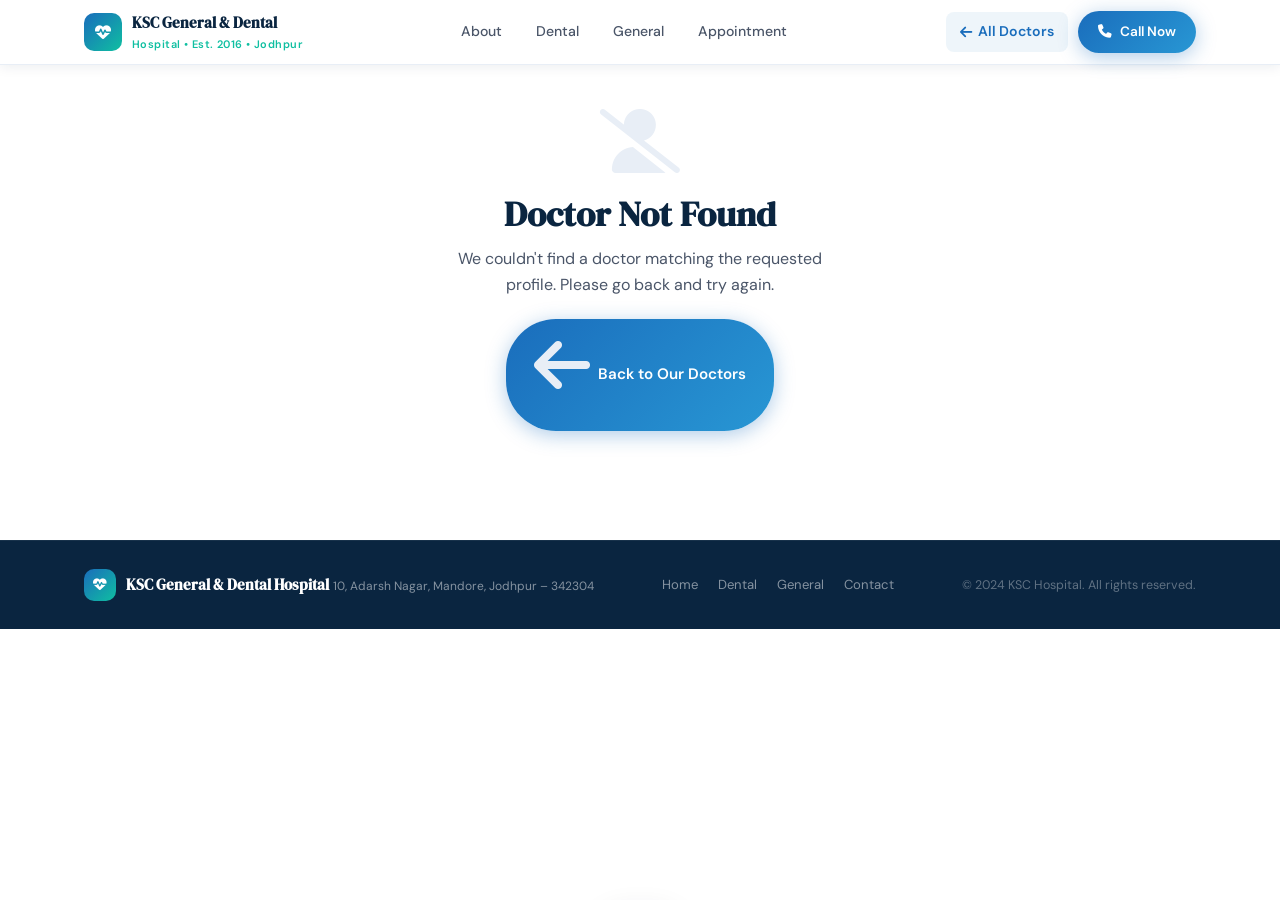
<file: Projects/project3/Html_files/doctor-details.html>
<!DOCTYPE html>
<html lang="en">
<head>
  <meta charset="UTF-8" />
  <meta name="viewport" content="width=device-width, initial-scale=1.0" />
  <!-- SEO: title and description are set dynamically by JS -->
  <title>Doctor Profile – KSC General & Dental Hospital, Jodhpur</title>
  <meta name="description" content="View full doctor profile, qualifications, experience, and availability at KSC General & Dental Hospital, Mandore, Jodhpur." />
  <meta name="robots" content="index, follow" />

  <!-- Open Graph (updated dynamically) -->
  <meta property="og:type" content="profile" />
  <meta property="og:site_name" content="KSC General & Dental Hospital" />

  <!-- ── Same fonts as main site ── -->
  <link rel="preconnect" href="https://fonts.googleapis.com" />
  <link rel="preconnect" href="https://fonts.gstatic.com" crossorigin />
  <link href="https://fonts.googleapis.com/css2?family=DM+Serif+Display:ital@0;1&family=DM+Sans:ital,opsz,wght@0,9..40,300;0,9..40,400;0,9..40,500;0,9..40,600;0,9..40,700;1,9..40,400&display=swap" rel="stylesheet" />

  <!-- Font Awesome -->
  <link rel="stylesheet" href="https://cdnjs.cloudflare.com/ajax/libs/font-awesome/6.5.0/css/all.min.css" />

  <style>
    /* ================================================================
       CSS CUSTOM PROPERTIES — identical to ksc-hospital.html
    ================================================================ */
    :root {
      --navy:      #0a2540;
      --blue:      #1a6dbc;
      --sky:       #2897d4;
      --teal:      #0fbfa1;
      --teal-lt:   #e6faf7;
      --white:     #ffffff;
      --off-white: #f4f8fc;
      --gray-lt:   #e8eef6;
      --gray:      #8a9ab5;
      --gray-dk:   #4a5568;
      --text:      #1a2535;
      --gold:      #f5a623;
      --shadow-sm: 0 2px 12px rgba(10,37,64,.08);
      --shadow-md: 0 8px 32px rgba(10,37,64,.12);
      --shadow-lg: 0 20px 60px rgba(10,37,64,.16);
      --radius:    14px;
      --radius-lg: 24px;
      --transition: .3s cubic-bezier(.4,0,.2,1);
    }

    /* ================================================================
       RESET & BASE — identical to ksc-hospital.html
    ================================================================ */
    *, *::before, *::after { box-sizing: border-box; margin: 0; padding: 0; }
    html { scroll-behavior: smooth; font-size: 16px; }
    body {
      font-family: 'DM Sans', sans-serif;
      color: var(--text);
      background: var(--white);
      overflow-x: hidden;
      line-height: 1.65;
    }
    img { max-width: 100%; display: block; }
    a { text-decoration: none; color: inherit; }
    ul { list-style: none; }
    button { cursor: pointer; border: none; background: none; font-family: inherit; }

    h1, h2, h3, h4 { font-family: 'DM Serif Display', serif; line-height: 1.2; }
    h1 { font-size: clamp(2rem, 5vw, 3.2rem); }
    h2 { font-size: clamp(1.6rem, 3.5vw, 2.2rem); }
    h3 { font-size: clamp(1.1rem, 2vw, 1.4rem); }
    p { color: var(--gray-dk); }

    .container { max-width: 1160px; margin: 0 auto; padding: 0 24px; }

    /* ── Shared button styles ── */
    .btn {
      display: inline-flex; align-items: center; gap: 8px;
      padding: 14px 28px; border-radius: 50px;
      font-weight: 600; font-size: .95rem;
      transition: var(--transition); cursor: pointer;
      font-family: 'DM Sans', sans-serif; border: none;
    }
    .btn-primary {
      background: linear-gradient(135deg, var(--blue), var(--sky));
      color: var(--white); box-shadow: 0 4px 20px rgba(26,109,188,.35);
    }
    .btn-primary:hover { transform: translateY(-2px); box-shadow: 0 8px 28px rgba(26,109,188,.45); }
    .btn-teal {
      background: linear-gradient(135deg, var(--teal), #0ad4b4);
      color: var(--white); box-shadow: 0 4px 20px rgba(15,191,161,.35);
    }
    .btn-teal:hover { transform: translateY(-2px); box-shadow: 0 8px 28px rgba(15,191,161,.45); }

    /* ── Section label (same as main site) ── */
    .section-label {
      display: inline-flex; align-items: center; gap: 8px;
      font-size: .8rem; font-weight: 600;
      letter-spacing: .12em; text-transform: uppercase;
      color: var(--teal); margin-bottom: 12px;
    }
    .section-label::before {
      content: ''; display: block; width: 24px; height: 2px;
      background: var(--teal); border-radius: 2px;
    }

    /* ================================================================
       PAGE LOADER
    ================================================================ */
    #page-loader {
      position: fixed; inset: 0;
      background: var(--navy);
      display: flex; flex-direction: column;
      align-items: center; justify-content: center;
      z-index: 9999;
      transition: opacity .5s ease, visibility .5s ease;
    }
    #page-loader.hidden { opacity: 0; visibility: hidden; }
    .loader-cross {
      width: 56px; height: 56px; position: relative; margin-bottom: 16px;
    }
    .loader-cross span {
      position: absolute; background: var(--teal);
      border-radius: 4px; animation: loaderPulse 1.4s ease-in-out infinite;
    }
    .loader-cross span:nth-child(1) {
      width: 18px; height: 56px; left: 50%; transform: translateX(-50%);
    }
    .loader-cross span:nth-child(2) {
      height: 18px; width: 56px; top: 50%; transform: translateY(-50%);
    }
    @keyframes loaderPulse {
      0%, 100% { opacity: 1; } 50% { opacity: .35; }
    }
    .loader-text {
      color: rgba(255,255,255,.7); font-size: .82rem;
      letter-spacing: .1em; animation: loaderPulse 1.4s ease-in-out infinite .2s;
    }

    /* ================================================================
       TOP MINI-NAVBAR  (same visual language as main site)
    ================================================================ */
    #mini-nav {
      position: fixed; top: 0; left: 0; right: 0;
      z-index: 500;
      background: rgba(255,255,255,.96);
      backdrop-filter: blur(12px);
      border-bottom: 1px solid var(--gray-lt);
      box-shadow: var(--shadow-sm);
      transition: var(--transition);
    }
    .mini-nav-inner {
      max-width: 1160px; margin: 0 auto; padding: 0 24px;
      height: 64px; display: flex; align-items: center;
      justify-content: space-between; gap: 12px;
    }
    .mini-nav-logo {
      display: flex; align-items: center; gap: 10px;
    }
    .mini-nav-logo-icon {
      width: 38px; height: 38px;
      background: linear-gradient(135deg, var(--blue), var(--teal));
      border-radius: 10px; display: flex;
      align-items: center; justify-content: center;
      color: white; font-size: 1rem; flex-shrink: 0;
    }
    .mini-nav-logo strong {
      font-family: 'DM Serif Display', serif;
      font-size: .95rem; color: var(--navy);
    }
    .mini-nav-logo span {
      display: block; font-size: .68rem;
      color: var(--teal); font-weight: 600; letter-spacing: .04em;
    }
    .mini-nav-links {
      display: flex; align-items: center; gap: 6px;
    }
    .mini-nav-links a {
      padding: 7px 14px; border-radius: 8px;
      font-weight: 500; font-size: .88rem;
      color: var(--gray-dk); transition: var(--transition);
    }
    .mini-nav-links a:hover { color: var(--blue); background: rgba(26,109,188,.07); }
    .mini-nav-back {
      display: flex; align-items: center; gap: 6px;
      color: var(--blue); font-weight: 600;
      font-size: .88rem; transition: var(--transition);
      padding: 8px 14px; border-radius: 8px;
      background: rgba(26,109,188,.07);
    }
    .mini-nav-back:hover { background: rgba(26,109,188,.14); }
    .mini-nav-cta {
      display: flex; align-items: center; gap: 10px;
    }

    /* ================================================================
       HERO / DOCTOR HEADER
    ================================================================ */
    #doc-hero {
      padding-top: 64px; /* offset mini-nav */
      min-height: 420px;
      background: linear-gradient(145deg, var(--navy) 0%, #0d3561 55%, #0a4d7a 100%);
      position: relative; overflow: hidden;
      display: flex; align-items: flex-end;
    }

    /* Decorative radial glow — same style as main hero */
    #doc-hero::before {
      content: '';
      position: absolute; width: 600px; height: 600px;
      border-radius: 50%;
      background: radial-gradient(circle, rgba(15,191,161,.13) 0%, transparent 70%);
      top: -200px; right: -100px; pointer-events: none;
    }
    #doc-hero::after {
      content: '';
      position: absolute; width: 350px; height: 350px;
      border-radius: 50%;
      background: radial-gradient(circle, rgba(40,151,212,.12) 0%, transparent 70%);
      bottom: -60px; left: -60px; pointer-events: none;
    }

    .hero-inner {
      position: relative; z-index: 1;
      width: 100%; padding: 48px 0 0;
    }

    /* Breadcrumb */
    .hero-breadcrumb {
      display: flex; align-items: center; gap: 8px;
      font-size: .78rem; color: rgba(255,255,255,.55);
      margin-bottom: 28px;
    }
    .hero-breadcrumb a { color: rgba(255,255,255,.55); transition: color .2s; }
    .hero-breadcrumb a:hover { color: var(--teal); }
    .hero-breadcrumb i { font-size: .65rem; }

    /* Doctor profile strip */
    .hero-profile-strip {
      background: rgba(255,255,255,.05);
      backdrop-filter: blur(14px);
      border: 1px solid rgba(255,255,255,.1);
      border-radius: var(--radius-lg) var(--radius-lg) 0 0;
      padding: 36px 40px 0;
      display: flex; align-items: flex-end;
      gap: 36px; flex-wrap: wrap;
    }

    /* Large doctor avatar */
    .doc-avatar-large {
      width: 140px; height: 140px; flex-shrink: 0;
      border-radius: 20px;
      border: 4px solid rgba(255,255,255,.25);
      display: flex; align-items: center; justify-content: center;
      font-size: 4rem; color: white;
      position: relative; overflow: hidden;
      box-shadow: 0 12px 40px rgba(0,0,0,.3);
      transform: translateY(32px);
      transition: var(--transition);
    }
    .doc-avatar-large:hover { transform: translateY(28px) scale(1.03); }

    /* Department tag on avatar */
    .doc-avatar-dept {
      position: absolute; bottom: 0; left: 0; right: 0;
      background: rgba(0,0,0,.45);
      color: white; font-size: .65rem; font-weight: 700;
      letter-spacing: .06em; text-align: center;
      padding: 5px; text-transform: uppercase;
    }

    /* Doctor text info beside avatar */
    .hero-doc-info {
      flex: 1; min-width: 240px; padding-bottom: 32px;
    }

    /* Dept badge pill */
    .hero-dept-badge {
      display: inline-flex; align-items: center; gap: 6px;
      background: rgba(15,191,161,.18);
      border: 1px solid rgba(15,191,161,.4);
      color: #4ee8cd; padding: 5px 14px;
      border-radius: 50px; font-size: .75rem;
      font-weight: 600; letter-spacing: .07em;
      margin-bottom: 10px;
    }

    .hero-doc-name {
      color: var(--white); margin-bottom: 6px;
    }
    .hero-doc-qual {
      color: rgba(255,255,255,.65);
      font-size: .95rem; margin-bottom: 16px;
    }

    /* Quick stat pills */
    .hero-stats-row {
      display: flex; flex-wrap: wrap; gap: 10px;
    }
    .hero-stat-pill {
      display: flex; align-items: center; gap: 7px;
      background: rgba(255,255,255,.1);
      border: 1px solid rgba(255,255,255,.15);
      border-radius: 50px; padding: 7px 16px;
      color: rgba(255,255,255,.85); font-size: .82rem;
      font-weight: 500;
    }
    .hero-stat-pill i { color: var(--teal); font-size: .8rem; }

    /* Rating stars in hero */
    .hero-rating {
      display: flex; align-items: center; gap: 6px;
      margin-top: 14px;
    }
    .hero-rating .stars-row { color: var(--gold); font-size: .95rem; }
    .hero-rating span { color: rgba(255,255,255,.6); font-size: .82rem; }

    /* Action buttons row in hero */
    .hero-action-row {
      padding-bottom: 32px;
      display: flex; flex-direction: column;
      align-items: flex-end; gap: 10px;
    }
    .share-btn {
      display: inline-flex; align-items: center; gap: 7px;
      background: rgba(255,255,255,.1);
      border: 1px solid rgba(255,255,255,.2);
      color: rgba(255,255,255,.8);
      padding: 9px 18px; border-radius: 50px;
      font-size: .82rem; font-weight: 600;
      cursor: pointer; transition: var(--transition);
      font-family: 'DM Sans', sans-serif;
      position: relative;
    }
    .share-btn:hover { background: rgba(255,255,255,.18); color: white; }

    /* Share dropdown */
    .share-dropdown {
      position: absolute; top: calc(100% + 8px); right: 0;
      background: white; border-radius: var(--radius);
      box-shadow: var(--shadow-lg); padding: 8px 0;
      min-width: 180px; z-index: 100;
      display: none;
      border: 1px solid var(--gray-lt);
    }
    .share-btn.open .share-dropdown { display: block; }
    .share-opt {
      display: flex; align-items: center; gap: 10px;
      padding: 10px 16px; color: var(--gray-dk);
      font-size: .85rem; font-weight: 500;
      transition: background .2s; cursor: pointer;
      background: none; width: 100%; text-align: left;
      font-family: 'DM Sans', sans-serif; border: none;
    }
    .share-opt:hover { background: var(--off-white); color: var(--navy); }
    .share-opt i { width: 16px; text-align: center; color: var(--blue); }

    /* Wave divider at bottom of hero */
    .hero-wave {
      position: absolute; bottom: -1px; left: 0; right: 0;
      overflow: hidden; line-height: 0;
    }
    .hero-wave svg { display: block; width: 100%; }

    /* ================================================================
       STICKY APPOINTMENT BUTTON (right side of screen)
    ================================================================ */
    #sticky-appt {
      position: fixed;
      right: -120px; /* starts off-screen */
      top: 50%; transform: translateY(-50%);
      background: linear-gradient(135deg, var(--teal), #0ad4b4);
      color: white; font-weight: 700; font-size: .82rem;
      padding: 14px 12px;
      border-radius: 12px 0 0 12px;
      writing-mode: vertical-rl;
      text-orientation: mixed;
      letter-spacing: .06em;
      cursor: pointer; z-index: 400;
      box-shadow: -4px 0 20px rgba(15,191,161,.4);
      transition: right .4s ease, box-shadow var(--transition);
      display: flex; align-items: center; gap: 8px;
      font-family: 'DM Sans', sans-serif; border: none;
    }
    #sticky-appt.visible { right: 0; }
    #sticky-appt:hover {
      box-shadow: -6px 0 28px rgba(15,191,161,.55);
    }
    #sticky-appt i { font-size: 1rem; transform: rotate(90deg); }

    /* ================================================================
       MAIN CONTENT LAYOUT — 2-column grid
    ================================================================ */
    .doc-content-wrap {
      background: var(--off-white);
      padding: 60px 0 80px;
    }
    .doc-grid {
      display: grid;
      grid-template-columns: 1fr 340px;
      gap: 32px;
      align-items: start;
    }

    /* ================================================================
       LEFT COLUMN: PROFILE SECTIONS
    ================================================================ */
    .doc-card {
      background: var(--white);
      border-radius: var(--radius-lg);
      padding: 36px;
      box-shadow: var(--shadow-sm);
      border: 1px solid var(--gray-lt);
      margin-bottom: 24px;
      animation: fadeUp .6s ease both;
    }
    .doc-card:nth-child(1) { animation-delay: .1s; }
    .doc-card:nth-child(2) { animation-delay: .2s; }
    .doc-card:nth-child(3) { animation-delay: .3s; }
    .doc-card:nth-child(4) { animation-delay: .4s; }

    @keyframes fadeUp {
      from { opacity: 0; transform: translateY(24px); }
      to   { opacity: 1; transform: translateY(0); }
    }

    .doc-card-title {
      display: flex; align-items: center; gap: 10px;
      font-family: 'DM Serif Display', serif;
      font-size: 1.2rem; color: var(--navy);
      margin-bottom: 22px;
      padding-bottom: 14px;
      border-bottom: 1px solid var(--gray-lt);
    }
    .doc-card-title i {
      width: 36px; height: 36px;
      background: linear-gradient(135deg, rgba(26,109,188,.1), rgba(15,191,161,.1));
      border-radius: 10px; display: flex;
      align-items: center; justify-content: center;
      color: var(--blue); font-size: .9rem; flex-shrink: 0;
    }

    /* ── About / Bio section ── */
    .doc-bio-text {
      font-size: .95rem; line-height: 1.8;
      color: var(--gray-dk);
    }
    .doc-bio-text + .doc-bio-text { margin-top: 12px; }

    /* ── Professional details grid ── */
    .prof-grid {
      display: grid;
      grid-template-columns: repeat(auto-fit, minmax(180px, 1fr));
      gap: 16px;
    }
    .prof-item {
      background: var(--off-white);
      border-radius: var(--radius);
      padding: 18px 16px;
      transition: var(--transition);
    }
    .prof-item:hover {
      background: var(--teal-lt);
      transform: translateY(-2px);
    }
    .prof-item-label {
      font-size: .73rem; font-weight: 700;
      letter-spacing: .08em; text-transform: uppercase;
      color: var(--teal); margin-bottom: 5px;
    }
    .prof-item-value {
      font-size: .92rem; font-weight: 600; color: var(--navy);
      font-family: 'DM Serif Display', serif;
    }

    /* ── Certifications / education pills ── */
    .cert-pills {
      display: flex; flex-wrap: wrap; gap: 8px; margin-top: 6px;
    }
    .cert-pill {
      background: rgba(26,109,188,.08);
      border: 1px solid rgba(26,109,188,.2);
      color: var(--blue); padding: 6px 14px;
      border-radius: 50px; font-size: .82rem;
      font-weight: 600; display: flex;
      align-items: center; gap: 6px;
    }
    .cert-pill i { font-size: .75rem; }

    /* ── Availability schedule ── */
    .avail-grid {
      display: grid; grid-template-columns: 1fr 1fr; gap: 14px;
    }
    .avail-item {
      background: var(--navy);
      border-radius: var(--radius);
      padding: 18px 20px;
    }
    .avail-item .day {
      font-size: .75rem; font-weight: 700;
      letter-spacing: .1em; text-transform: uppercase;
      color: rgba(255,255,255,.55); margin-bottom: 5px;
    }
    .avail-item .time {
      font-family: 'DM Serif Display', serif;
      font-size: 1.05rem; color: var(--teal);
    }
    .avail-note {
      display: flex; align-items: center; gap: 8px;
      margin-top: 14px; font-size: .82rem; color: var(--gray-dk);
    }
    .avail-note i { color: var(--gold); }

    /* ── Certificate gallery (gated after form) ── */
    .certs-gallery-grid {
      display: grid;
      grid-template-columns: repeat(auto-fill, minmax(160px, 1fr));
      gap: 14px;
    }
    .cert-gallery-item {
      border-radius: var(--radius);
      overflow: hidden;
      position: relative;
      cursor: zoom-in;
      transition: var(--transition);
      aspect-ratio: 3/4;
      box-shadow: var(--shadow-sm);
    }
    .cert-gallery-item:hover {
      transform: scale(1.04);
      box-shadow: var(--shadow-md);
      z-index: 2;
    }
    .cert-tile {
      width: 100%; height: 100%;
      display: flex; flex-direction: column;
      align-items: center; justify-content: center;
      gap: 10px; position: relative;
    }
    .cert-tile i { font-size: 2.2rem; color: rgba(255,255,255,.85); position: relative; z-index: 1; }
    .cert-tile-label {
      font-size: .72rem; font-weight: 700;
      text-transform: uppercase; letter-spacing: .07em;
      color: rgba(255,255,255,.8); text-align: center;
      padding: 0 10px; position: relative; z-index: 1;
    }
    .cert-tile-overlay {
      position: absolute; inset: 0;
      background: rgba(0,0,0,.15); z-index: 0;
    }
    /* Hover expand icon */
    .cert-zoom-icon {
      position: absolute; top: 8px; right: 8px;
      background: rgba(255,255,255,.2);
      border-radius: 6px; padding: 5px 6px;
      color: white; font-size: .7rem;
      opacity: 0; transition: opacity .2s;
      z-index: 2;
    }
    .cert-gallery-item:hover .cert-zoom-icon { opacity: 1; }

    /* Certificate lightbox */
    #cert-lightbox {
      position: fixed; inset: 0;
      background: rgba(10,37,64,.88);
      backdrop-filter: blur(8px);
      z-index: 3000;
      display: flex; align-items: center; justify-content: center;
      opacity: 0; visibility: hidden;
      transition: opacity .3s ease, visibility .3s ease;
    }
    #cert-lightbox.open { opacity: 1; visibility: visible; }
    .lightbox-content {
      background: white; border-radius: var(--radius-lg);
      padding: 24px; max-width: 480px; width: 90%;
      text-align: center;
      transform: scale(.9);
      transition: transform .3s cubic-bezier(.34,1.56,.64,1);
    }
    #cert-lightbox.open .lightbox-content { transform: scale(1); }
    .lightbox-tile {
      width: 100%; aspect-ratio: 3/4;
      border-radius: var(--radius);
      display: flex; flex-direction: column;
      align-items: center; justify-content: center;
      gap: 14px; margin-bottom: 16px;
    }
    .lightbox-tile i { font-size: 4rem; color: rgba(255,255,255,.9); }
    .lightbox-tile-label {
      font-size: .9rem; font-weight: 700;
      letter-spacing: .07em; text-transform: uppercase;
      color: rgba(255,255,255,.85);
    }
    .lightbox-close {
      position: absolute; top: 16px; right: 16px;
      width: 38px; height: 38px;
      background: rgba(255,255,255,.1);
      border-radius: 50%; color: white;
      display: flex; align-items: center; justify-content: center;
      cursor: pointer; font-size: .9rem;
      transition: background .2s; border: none;
    }
    .lightbox-close:hover { background: rgba(255,255,255,.25); }
    #cert-lightbox { position: fixed; } /* ensure stacking */
    .lightbox-caption {
      font-size: .88rem; color: var(--gray-dk); margin-top: 0;
    }

    /* ================================================================
       RIGHT COLUMN: SIDEBAR
    ================================================================ */
    .doc-sidebar { position: sticky; top: 80px; }

    .sidebar-card {
      background: var(--white);
      border-radius: var(--radius-lg);
      box-shadow: var(--shadow-sm);
      border: 1px solid var(--gray-lt);
      overflow: hidden;
      margin-bottom: 20px;
      animation: fadeUp .6s ease both;
    }
    .sidebar-card:nth-child(1) { animation-delay: .15s; }
    .sidebar-card:nth-child(2) { animation-delay: .25s; }
    .sidebar-card:nth-child(3) { animation-delay: .35s; }

    /* Appointment sidebar card */
    .appt-card-header {
      background: linear-gradient(135deg, var(--navy), #0d3561);
      padding: 22px 24px;
    }
    .appt-card-header h4 {
      font-family: 'DM Serif Display', serif;
      color: white; font-size: 1.05rem; margin-bottom: 4px;
    }
    .appt-card-header p { color: rgba(255,255,255,.65); font-size: .82rem; margin: 0; }
    .appt-card-body { padding: 20px 24px; }

    .appt-btn-full {
      display: flex; align-items: center; justify-content: center;
      gap: 9px; width: 100%; padding: 14px;
      background: linear-gradient(135deg, var(--teal), #0ad4b4);
      color: white; border-radius: 10px;
      font-weight: 700; font-size: .95rem;
      cursor: pointer; transition: var(--transition);
      font-family: 'DM Sans', sans-serif; border: none;
      margin-bottom: 10px; text-decoration: none;
    }
    .appt-btn-full:hover { transform: translateY(-2px); box-shadow: 0 8px 24px rgba(15,191,161,.4); }

    .appt-btn-call {
      display: flex; align-items: center; justify-content: center;
      gap: 9px; width: 100%; padding: 13px;
      background: linear-gradient(135deg, var(--blue), var(--sky));
      color: white; border-radius: 10px;
      font-weight: 600; font-size: .9rem;
      cursor: pointer; transition: var(--transition);
      font-family: 'DM Sans', sans-serif; border: none;
      text-decoration: none;
    }
    .appt-btn-call:hover { transform: translateY(-2px); box-shadow: 0 8px 24px rgba(26,109,188,.4); }

    /* Sidebar rating card */
    .rating-card-body { padding: 22px 24px; }
    .rating-card-title {
      font-family: 'DM Serif Display', serif;
      font-size: 1rem; color: var(--navy);
      margin-bottom: 14px; display: flex; align-items: center; gap: 8px;
    }
    .rating-card-title i { color: var(--gold); }

    .rating-big {
      display: flex; align-items: center; gap: 12px; margin-bottom: 14px;
    }
    .rating-number {
      font-family: 'DM Serif Display', serif;
      font-size: 3rem; color: var(--navy); line-height: 1;
    }
    .stars-row i { color: var(--gold); font-size: .95rem; }
    .rating-count { font-size: .78rem; color: var(--gray); }

    .rating-bars { display: flex; flex-direction: column; gap: 6px; }
    .rating-bar-row {
      display: flex; align-items: center; gap: 8px; font-size: .78rem;
    }
    .rb-label { width: 20px; color: var(--gray-dk); font-weight: 600; text-align: right; }
    .rb-track {
      flex: 1; height: 6px; background: var(--gray-lt);
      border-radius: 10px; overflow: hidden;
    }
    .rb-fill {
      height: 100%; border-radius: 10px;
      background: linear-gradient(90deg, var(--gold), #f7c948);
      transition: width 1.2s cubic-bezier(.4,0,.2,1);
    }
    .rb-count { width: 20px; color: var(--gray); text-align: left; }

    /* Sidebar info card */
    .info-list-item {
      display: flex; align-items: flex-start;
      gap: 12px; padding: 10px 0;
      border-bottom: 1px solid var(--gray-lt);
      font-size: .85rem;
    }
    .info-list-item:last-child { border-bottom: none; }
    .info-list-item i {
      color: var(--teal); margin-top: 2px; flex-shrink: 0; font-size: .9rem;
    }
    .info-list-item strong { display: block; color: var(--navy); font-size: .78rem; margin-bottom: 2px; }
    .info-list-item span { color: var(--gray-dk); }

    /* ================================================================
       DOCTOR NAVIGATION SWITCHER
    ================================================================ */
    .doc-nav-section {
      background: var(--navy);
      padding: 40px 0;
    }
    .doc-nav-inner {
      max-width: 1160px; margin: 0 auto; padding: 0 24px;
    }
    .doc-nav-label {
      font-family: 'DM Serif Display', serif;
      font-size: 1.2rem; color: white;
      margin-bottom: 20px; display: flex; align-items: center; gap: 10px;
    }
    .doc-nav-label i { color: var(--teal); }

    /* Scrollable doctor thumbs strip */
    .doc-thumbs-strip {
      display: flex; gap: 16px; overflow-x: auto;
      padding-bottom: 8px; scrollbar-width: thin;
      scrollbar-color: rgba(255,255,255,.2) transparent;
    }
    .doc-thumbs-strip::-webkit-scrollbar { height: 4px; }
    .doc-thumbs-strip::-webkit-scrollbar-thumb {
      background: rgba(255,255,255,.2); border-radius: 4px;
    }

    .doc-thumb {
      flex-shrink: 0; width: 200px;
      background: rgba(255,255,255,.06);
      border: 1px solid rgba(255,255,255,.1);
      border-radius: var(--radius);
      padding: 16px; cursor: pointer;
      transition: var(--transition);
      text-decoration: none; display: block;
    }
    .doc-thumb:hover {
      background: rgba(255,255,255,.12);
      border-color: rgba(15,191,161,.4);
      transform: translateY(-3px);
    }
    .doc-thumb.active {
      background: rgba(15,191,161,.15);
      border-color: var(--teal);
    }
    .doc-thumb-avatar {
      width: 52px; height: 52px; border-radius: 14px;
      display: flex; align-items: center; justify-content: center;
      font-size: 1.4rem; color: white;
      margin-bottom: 12px; flex-shrink: 0;
    }
    .doc-thumb-name {
      font-family: 'DM Serif Display', serif;
      font-size: .9rem; color: white; margin-bottom: 3px;
      line-height: 1.2;
    }
    .doc-thumb-spec {
      font-size: .72rem; color: rgba(255,255,255,.55);
    }
    .doc-thumb-active-pill {
      display: inline-block; margin-top: 7px;
      background: var(--teal); color: white;
      font-size: .68rem; font-weight: 700;
      padding: 3px 9px; border-radius: 50px;
    }

    /* Prev / Next arrows */
    .doc-nav-arrows {
      display: flex; justify-content: space-between;
      align-items: center; margin-bottom: 16px;
    }
    .doc-nav-arrow {
      display: flex; align-items: center; gap: 8px;
      color: rgba(255,255,255,.7); font-size: .88rem;
      font-weight: 600; cursor: pointer;
      transition: color .2s; background: none;
      border: none; font-family: 'DM Sans', sans-serif;
    }
    .doc-nav-arrow:hover { color: var(--teal); }
    .doc-nav-arrow:disabled { opacity: .3; cursor: not-allowed; }
    .doc-nav-arrow i { font-size: 1rem; }
    .doc-nav-counter {
      font-size: .82rem; color: rgba(255,255,255,.45);
    }

    /* ================================================================
       FOOTER MINI — same look as main site footer
    ================================================================ */
    .mini-footer {
      background: var(--navy); padding: 28px 0;
      border-top: 1px solid rgba(255,255,255,.06);
    }
    .mini-footer-inner {
      max-width: 1160px; margin: 0 auto; padding: 0 24px;
      display: flex; justify-content: space-between;
      align-items: center; flex-wrap: wrap; gap: 16px;
    }
    .mini-footer-brand {
      display: flex; align-items: center; gap: 10px;
    }
    .mini-footer-brand strong {
      font-family: 'DM Serif Display', serif;
      color: white; font-size: .95rem;
    }
    .mini-footer-brand span { font-size: .75rem; color: rgba(255,255,255,.5); }
    .mini-footer-links { display: flex; gap: 20px; }
    .mini-footer-links a {
      font-size: .82rem; color: rgba(255,255,255,.5);
      transition: color .2s;
    }
    .mini-footer-links a:hover { color: var(--teal); }
    .mini-footer-copy { font-size: .78rem; color: rgba(255,255,255,.35); }

    /* ================================================================
       TOAST  (same as main site)
    ================================================================ */
    #toast {
      position: fixed; bottom: 30px; left: 50%;
      transform: translateX(-50%) translateY(80px);
      background: var(--teal); color: white;
      padding: 14px 28px; border-radius: 50px;
      font-weight: 600; font-size: .92rem;
      box-shadow: var(--shadow-md); z-index: 5000;
      transition: transform .4s ease;
      display: flex; align-items: center; gap: 8px;
      white-space: nowrap;
    }
    #toast.show { transform: translateX(-50%) translateY(0); }

    /* ================================================================
       SCROLL-REVEAL ANIMATION CLASS (same as main site)
    ================================================================ */
    [data-reveal] {
      opacity: 0; transform: translateY(28px);
      transition: opacity .65s ease, transform .65s ease;
    }
    [data-reveal].revealed { opacity: 1; transform: translateY(0); }

    /* ================================================================
       NOT FOUND / ERROR STATE
    ================================================================ */
    #not-found {
      display: none; min-height: 60vh;
      align-items: center; justify-content: center;
      flex-direction: column; text-align: center;
      padding: 80px 24px;
    }
    #not-found.show { display: flex; }
    #not-found i { font-size: 4rem; color: var(--gray-lt); margin-bottom: 20px; }
    #not-found h2 { color: var(--navy); margin-bottom: 10px; }
    #not-found p { max-width: 400px; }

    /* ================================================================
       RESPONSIVE
    ================================================================ */
    @media (max-width: 1024px) {
      .doc-grid { grid-template-columns: 1fr; }
      .doc-sidebar { position: static; }
      .hero-action-row { align-items: flex-start; flex-direction: row; }
    }
    @media (max-width: 768px) {
      .hero-profile-strip { padding: 24px 20px 0; gap: 20px; }
      .doc-avatar-large { width: 100px; height: 100px; font-size: 2.8rem; transform: translateY(20px); }
      .mini-nav-links { display: none; }
      .avail-grid { grid-template-columns: 1fr; }
      .hero-action-row { padding-bottom: 20px; }
      .prof-grid { grid-template-columns: 1fr 1fr; }
      .doc-card { padding: 24px 20px; }
      #sticky-appt { display: none; }
      .hero-doc-info { padding-bottom: 20px; }
    }
    @media (max-width: 480px) {
      .hero-stats-row { gap: 6px; }
      .hero-stat-pill { padding: 6px 10px; font-size: .76rem; }
      .prof-grid { grid-template-columns: 1fr; }
      .certs-gallery-grid { grid-template-columns: repeat(2, 1fr); }
      .mini-footer-inner { flex-direction: column; text-align: center; }
      .mini-footer-links { justify-content: center; }
    }
  </style>
</head>
<body>

<!-- ================================================================
     PAGE LOADER
================================================================ -->
<div id="page-loader">
  <div class="loader-cross"><span></span><span></span></div>
  <div class="loader-text">KSC HOSPITAL &nbsp;•&nbsp; LOADING PROFILE</div>
</div>

<!-- ================================================================
     MINI NAVBAR
================================================================ -->
<nav id="mini-nav">
  <div class="mini-nav-inner">
    <a href="index.html" class="mini-nav-logo">
      <div class="mini-nav-logo-icon"><i class="fas fa-heartbeat"></i></div>
      <div>
        <strong>KSC General & Dental</strong>
        <span>Hospital &bull; Est. 2016 &bull; Jodhpur</span>
      </div>
    </a>

    <div class="mini-nav-links">
      <a href="index.html#about">About</a>
      <a href="index.html#dental">Dental</a>
      <a href="index.html#general">General</a>
      <a href="index.html#contact">Appointment</a>
    </div>

    <div class="mini-nav-cta">
      <a href="index.html#doctors" class="mini-nav-back">
        <i class="fas fa-arrow-left"></i> All Doctors
      </a>
      <a href="tel:+919462844444" class="btn btn-primary" style="padding:10px 20px; font-size:.85rem;">
        <i class="fas fa-phone"></i> Call Now
      </a>
    </div>
  </div>
</nav>

<!-- ================================================================
     DOCTOR HERO HEADER
     (populated dynamically by renderDoctor())
================================================================ -->
<section id="doc-hero">
  <div class="container hero-inner">

    <!-- Breadcrumb -->
    <div class="hero-breadcrumb">
      <a href="index.html"><i class="fas fa-home"></i> Home</a>
      <i class="fas fa-chevron-right"></i>
      <a href="index.html#doctors">Our Doctors</a>
      <i class="fas fa-chevron-right"></i>
      <span id="hero-breadcrumb-name">Doctor Profile</span>
    </div>

    <!-- Profile strip -->
    <div class="hero-profile-strip">

      <!-- Avatar -->
      <div class="doc-avatar-large" id="hero-avatar">
        <i class="fas fa-user-md" id="hero-avatar-icon"></i>
        <div class="doc-avatar-dept" id="hero-avatar-dept">Department</div>
      </div>

      <!-- Info -->
      <div class="hero-doc-info">
        <div class="hero-dept-badge" id="hero-dept-badge">
          <i class="fas fa-stethoscope"></i>
          <span id="hero-dept-text">Department</span>
        </div>
        <h1 class="hero-doc-name" id="hero-name">Loading…</h1>
        <p class="hero-doc-qual" id="hero-qual"></p>
        <div class="hero-stats-row" id="hero-stats-row"></div>
        <div class="hero-rating">
          <div class="stars-row" id="hero-stars"></div>
          <span id="hero-rating-text"></span>
        </div>
      </div>

      <!-- Action area -->
      <div class="hero-action-row">
        <!-- Share button with dropdown -->
        <div class="share-btn" id="shareBtnWrap">
          <i class="fas fa-share-alt"></i> Share Profile
          <div class="share-dropdown" id="shareDropdown">
            <button class="share-opt" onclick="shareViaWA()">
              <i class="fab fa-whatsapp" style="color:#25d366;"></i> WhatsApp
            </button>
            <button class="share-opt" onclick="copyLink()">
              <i class="fas fa-link"></i> Copy Link
            </button>
            <button class="share-opt" onclick="shareViaEmail()">
              <i class="fas fa-envelope"></i> Email
            </button>
            <button class="share-opt" onclick="nativeShare()">
              <i class="fas fa-external-link-alt"></i> More…
            </button>
          </div>
        </div>
      </div>

    </div><!-- /.hero-profile-strip -->
  </div>

  <!-- Wave divider -->
  <div class="hero-wave">
    <svg viewBox="0 0 1440 50" xmlns="http://www.w3.org/2000/svg" preserveAspectRatio="none">
      <path d="M0,25 C480,50 960,0 1440,25 L1440,50 L0,50 Z" fill="#f4f8fc"/>
    </svg>
  </div>
</section>

<!-- Not-found state -->
<div id="not-found">
  <i class="fas fa-user-slash"></i>
  <h2>Doctor Not Found</h2>
  <p>We couldn't find a doctor matching the requested profile. Please go back and try again.</p>
  <a href="index.html#doctors" class="btn btn-primary" style="margin-top:20px;">
    <i class="fas fa-arrow-left"></i> Back to Our Doctors
  </a>
</div>

<!-- ================================================================
     MAIN CONTENT
================================================================ -->
<div class="doc-content-wrap" id="docContent">
  <div class="container">
    <div class="doc-grid">

      <!-- ── LEFT COLUMN ── -->
      <div id="docLeftCol">

        <!-- About / Biography -->
        <div class="doc-card" data-reveal>
          <div class="doc-card-title">
            <i class="fas fa-user-circle"></i>
            About the Doctor
          </div>
          <div id="doc-bio-content"></div>
        </div>

        <!-- Professional Details -->
        <div class="doc-card" data-reveal>
          <div class="doc-card-title">
            <i class="fas fa-id-badge"></i>
            Professional Details
          </div>
          <div class="prof-grid" id="doc-prof-grid"></div>
          <div style="margin-top:20px;">
            <div class="section-label"><span>Education & Certifications</span></div>
            <div class="cert-pills" id="doc-cert-pills"></div>
          </div>
          <div style="margin-top:20px;" id="doc-awards-wrap">
            <div class="section-label"><span>Awards & Recognition</span></div>
            <div class="cert-pills" id="doc-awards-pills"></div>
          </div>
        </div>

        <!-- Availability -->
        <div class="doc-card" data-reveal>
          <div class="doc-card-title">
            <i class="fas fa-clock"></i>
            Availability / OPD Hours
          </div>
          <div class="avail-grid" id="doc-avail-grid"></div>
          <div class="avail-note">
            <i class="fas fa-info-circle"></i>
            For emergency appointments, call
            <a href="tel:+919462844444" style="color:var(--blue); font-weight:600; margin-left:4px;">
              +91 94628 44444
            </a> anytime.
          </div>
        </div>

        <!-- Certificates Gallery -->
        <div class="doc-card" data-reveal>
          <div class="doc-card-title">
            <i class="fas fa-certificate"></i>
            Certificates & Qualifications
          </div>
          <div class="certs-gallery-grid" id="doc-certs-gallery"></div>
        </div>

      </div><!-- /#docLeftCol -->

      <!-- ── RIGHT COLUMN: SIDEBAR ── -->
      <aside class="doc-sidebar" id="docSidebar">

        <!-- Appointment card -->
        <div class="sidebar-card">
          <div class="appt-card-header">
            <h4>Book an Appointment</h4>
            <p id="sidebar-doc-name">with this doctor</p>
          </div>
          <div class="appt-card-body">
            <a href="#" id="sidebar-wa-btn" target="_blank" class="appt-btn-full">
              <i class="fab fa-whatsapp"></i> WhatsApp Appointment
            </a>
            <a href="tel:+919462844444" class="appt-btn-call">
              <i class="fas fa-phone-alt"></i> Call: +91 94628 44444
            </a>
          </div>
        </div>

        <!-- Rating card -->
        <div class="sidebar-card">
          <div class="rating-card-body">
            <div class="rating-card-title">
              <i class="fas fa-star"></i> Patient Ratings
            </div>
            <div class="rating-big">
              <div class="rating-number" id="sidebar-rating-num">4.8</div>
              <div class="rating-stars-col">
                <div class="stars-row" id="sidebar-stars"></div>
                <div class="rating-count" id="sidebar-rating-count"></div>
              </div>
            </div>
            <div class="rating-bars" id="rating-bars"></div>
          </div>
        </div>

        <!-- Info card -->
        <div class="sidebar-card">
          <div style="padding:20px 24px;">
            <div class="doc-card-title" style="font-size:1rem; margin-bottom:12px;">
              <i class="fas fa-info-circle"></i> Quick Info
            </div>
            <div id="sidebar-info-list"></div>
          </div>
        </div>

      </aside><!-- /.doc-sidebar -->

    </div><!-- /.doc-grid -->
  </div>
</div>

<!-- ================================================================
     DOCTOR NAVIGATION SWITCHER
================================================================ -->
<div class="doc-nav-section" id="docNavSection">
  <div class="doc-nav-inner">
    <div class="doc-nav-arrows">
      <button class="doc-nav-arrow" id="prevDocBtn" onclick="navigateDoc(-1)">
        <i class="fas fa-chevron-left"></i> Previous Doctor
      </button>
      <span class="doc-nav-counter" id="docNavCounter"></span>
      <button class="doc-nav-arrow" id="nextDocBtn" onclick="navigateDoc(1)">
        Next Doctor <i class="fas fa-chevron-right"></i>
      </button>
    </div>
    <div class="doc-nav-label">
      <i class="fas fa-users-cog"></i> Switch Doctor Profile
    </div>
    <div class="doc-thumbs-strip" id="docThumbsStrip"></div>
  </div>
</div>

<!-- ================================================================
     CERTIFICATE LIGHTBOX
================================================================ -->
<div id="cert-lightbox" onclick="closeLightbox(event)">
  <div class="lightbox-content" onclick="event.stopPropagation()">
    <button class="lightbox-close" onclick="closeLightbox()"><i class="fas fa-times"></i></button>
    <div class="lightbox-tile" id="lightboxTile"></div>
    <p class="lightbox-caption" id="lightboxCaption"></p>
  </div>
</div>

<!-- ================================================================
     STICKY APPOINTMENT BUTTON (side edge)
================================================================ -->
<button id="sticky-appt" onclick="stickyApptClick()">
  <i class="fas fa-calendar-check"></i>
  Book Appointment
</button>

<!-- ================================================================
     MINI FOOTER
================================================================ -->
<footer class="mini-footer">
  <div class="mini-footer-inner">
    <div class="mini-footer-brand">
      <div class="mini-nav-logo-icon" style="width:32px;height:32px;font-size:.85rem;">
        <i class="fas fa-heartbeat"></i>
      </div>
      <div>
        <strong>KSC General & Dental Hospital</strong>
        <span>10, Adarsh Nagar, Mandore, Jodhpur – 342304</span>
      </div>
    </div>
    <div class="mini-footer-links">
      <a href="index.html">Home</a>
      <a href="index.html#dental">Dental</a>
      <a href="index.html#general">General</a>
      <a href="index.html#contact">Contact</a>
    </div>
    <div class="mini-footer-copy">
      © 2024 KSC Hospital. All rights reserved.
    </div>
  </div>
</footer>

<!-- Toast -->
<div id="toast"><i class="fas fa-check-circle"></i> <span id="toast-msg"></span></div>

<!-- ================================================================
     JAVASCRIPT
================================================================ -->
<script>

/* ================================================================
   STEP 5: DOCTOR DATA OBJECT
   All doctor profiles stored here. Slug = URL param value.
   Add more doctors by adding new keys to this object.
================================================================ */
const DOCTORS = {

  /* ── Doctor 1 ── */
  "kiran-sharma": {
    name:        "Dr. Kiran Sharma",
    qualification: "BDS, MDS – Prosthodontist & Implantologist",
    department:  "Dental Department",
    deptIcon:    "fa-tooth",
    avatarGradient: "linear-gradient(145deg, #0a2540, #1a6dbc)",
    speciality:  "Prosthodontics & Implantology",
    experience:  "10+ Years",
    patients:    "500+ Implants Done",
    languages:   "Hindi, English, Rajasthani",
    rating:      4.9,
    reviewCount: 128,
    ratingBars:  [5, 90, 4, 6, 3, 2, 2, 1, 1, 1], /* [star, pct, star, pct, …] */
    stats: [
      { icon: "fa-star",        label: "10+ Yrs Experience" },
      { icon: "fa-tooth",       label: "500+ Implants" },
      { icon: "fa-certificate", label: "MDS Certified" },
      { icon: "fa-smile",       label: "Painless Treatment" }
    ],
    bio: [
      "Dr. Kiran Sharma is a highly accomplished Prosthodontist and Implantologist with over a decade of dedicated clinical practice. She completed her BDS and MDS from prestigious dental institutions in Rajasthan and has since built an outstanding reputation for delivering pain-free, aesthetically excellent dental care.",
      "Her specialisation in full-mouth rehabilitation, ceramic crowns, and titanium implant surgery has transformed the smiles and confidence of over 500 patients at KSC Hospital. She is deeply committed to patient education and uses digital imaging to explain treatment plans clearly, ensuring every patient feels informed and comfortable.",
      "Dr. Kiran is also a certified Laser Dentistry practitioner and regularly attends national dental conferences to stay abreast of the latest advances in the field."
    ],
    profDetails: [
      { label: "Speciality",    value: "Prosthodontics & Implantology" },
      { label: "Experience",    value: "10+ Years" },
      { label: "Consultation",  value: "₹300 – ₹500" },
      { label: "Procedures",    value: "500+ Completed" },
      { label: "Department",    value: "Dental OPD" },
      { label: "Languages",     value: "Hindi, English" }
    ],
    education: [
      { label: "BDS – Rajasthan University",          icon: "fa-graduation-cap" },
      { label: "MDS Prosthodontics",                  icon: "fa-university" },
      { label: "Laser Dentistry Certification",        icon: "fa-certificate" },
      { label: "Implantology Advanced Training",       icon: "fa-award" }
    ],
    awards: [
      { label: "Best Dental Surgeon – Jodhpur 2022",  icon: "fa-trophy" },
      { label: "Excellence in Patient Care 2021",      icon: "fa-medal" }
    ],
    availability: [
      { day: "Monday – Saturday", time: "4:00 PM – 8:00 PM" },
      { day: "Sunday",            time: "10:00 AM – 1:00 PM" }
    ],
    certificates: [
      { label: "BDS Degree",               icon: "fa-scroll",           bg: "linear-gradient(135deg,#1a6dbc,#2897d4)" },
      { label: "MDS Certificate",          icon: "fa-certificate",      bg: "linear-gradient(135deg,#0fbfa1,#0a8a74)" },
      { label: "Laser Dentistry",          icon: "fa-radiation",        bg: "linear-gradient(135deg,#8b5cf6,#6d28d9)" },
      { label: "Implant Training",         icon: "fa-bone",             bg: "linear-gradient(135deg,#f59e0b,#d97706)" },
      { label: "Ayushman Panel Cert",      icon: "fa-award",            bg: "linear-gradient(135deg,#10b981,#065f46)" },
      { label: "CME – 2023",               icon: "fa-graduation-cap",   bg: "linear-gradient(135deg,#0a2540,#0d3561)" }
    ],
    waMsg: "I'd like to book an appointment with Dr. Kiran Sharma (Dental)"
  },

  /* ── Doctor 2 ── */
  "sunil-choudhary": {
    name:        "Dr. Sunil Choudhary",
    qualification: "MBBS, MD – General Physician",
    department:  "General Medicine",
    deptIcon:    "fa-stethoscope",
    avatarGradient: "linear-gradient(145deg, #0fbfa1, #0a4d7a)",
    speciality:  "Internal Medicine & Diabetes Care",
    experience:  "12+ Years",
    patients:    "3000+ Patients Treated",
    languages:   "Hindi, English, Marwari",
    rating:      4.8,
    reviewCount: 214,
    ratingBars:  [5, 82, 4, 12, 3, 4, 2, 1, 1, 1],
    stats: [
      { icon: "fa-star",         label: "12+ Yrs Experience" },
      { icon: "fa-users",        label: "3000+ Patients" },
      { icon: "fa-heartbeat",    label: "Diabetes Specialist" },
      { icon: "fa-shield-virus", label: "Preventive Care" }
    ],
    bio: [
      "Dr. Sunil Choudhary is a highly respected General Physician with 12+ years of comprehensive clinical experience in internal medicine. He obtained his MBBS and MD from distinguished medical colleges and has served patients across Mandore and greater Jodhpur with tireless dedication.",
      "His expertise spans the diagnosis and management of fever, respiratory infections, hypertension, type-2 diabetes, and thyroid disorders. He is widely known for his patient-friendly demeanour — taking the time to listen carefully before crafting personalised treatment plans.",
      "Dr. Sunil is an empanelled physician under the Ayushman Bharat PM-JAY scheme and has a special interest in preventive healthcare, regularly conducting free health camps in the Mandore area."
    ],
    profDetails: [
      { label: "Speciality",    value: "Internal Medicine" },
      { label: "Experience",    value: "12+ Years" },
      { label: "Consultation",  value: "₹200 – ₹400" },
      { label: "Patients",      value: "3000+ Treated" },
      { label: "Department",    value: "General OPD" },
      { label: "Languages",     value: "Hindi, English, Marwari" }
    ],
    education: [
      { label: "MBBS – Dr. S.N. Medical College",    icon: "fa-graduation-cap" },
      { label: "MD – Internal Medicine",              icon: "fa-university" },
      { label: "Diabetes Management Certificate",    icon: "fa-certificate" },
      { label: "Ayushman Panel Physician",           icon: "fa-shield-heart" }
    ],
    awards: [
      { label: "Community Doctor of the Year 2023",  icon: "fa-trophy" },
      { label: "Health Camp Initiative Award 2022",  icon: "fa-medal" }
    ],
    availability: [
      { day: "Monday – Saturday", time: "4:00 PM – 8:00 PM" },
      { day: "Sunday",            time: "10:00 AM – 1:00 PM" }
    ],
    certificates: [
      { label: "MBBS Certificate",        icon: "fa-scroll",           bg: "linear-gradient(135deg,#0fbfa1,#0a8a74)" },
      { label: "MD Degree",               icon: "fa-graduation-cap",   bg: "linear-gradient(135deg,#1a6dbc,#2897d4)" },
      { label: "Diabetes Care Cert",      icon: "fa-syringe",          bg: "linear-gradient(135deg,#f59e0b,#d97706)" },
      { label: "PM-JAY Empanelment",      icon: "fa-award",            bg: "linear-gradient(135deg,#10b981,#065f46)" },
      { label: "CME – Cardiology",        icon: "fa-heart",            bg: "linear-gradient(135deg,#ef4444,#b91c1c)" },
      { label: "CME – 2024",              icon: "fa-certificate",      bg: "linear-gradient(135deg,#0a2540,#0d3561)" }
    ],
    waMsg: "I'd like to book an appointment with Dr. Sunil Choudhary (General Medicine)"
  },

  /* ── Doctor 3 ── */
  "priya-rathore": {
    name:        "Dr. Priya Rathore",
    qualification: "MBBS, MS (OBG) – Gynaecologist & Obstetrician",
    department:  "OBGYN Department",
    deptIcon:    "fa-baby-carriage",
    avatarGradient: "linear-gradient(145deg, #7c3aed, #0a2540)",
    speciality:  "Gynaecology & Obstetrics",
    experience:  "8+ Years",
    patients:    "500+ Safe Deliveries",
    languages:   "Hindi, English",
    rating:      4.9,
    reviewCount: 176,
    ratingBars:  [5, 88, 4, 8, 3, 2, 2, 1, 1, 1],
    stats: [
      { icon: "fa-star",        label: "8+ Yrs Experience" },
      { icon: "fa-baby",        label: "500+ Deliveries" },
      { icon: "fa-venus",       label: "Women's Health" },
      { icon: "fa-microscope",  label: "Laparoscopy Expert" }
    ],
    bio: [
      "Dr. Priya Rathore is a compassionate and skilled Gynaecologist and Obstetrician with 8+ years of experience in women's healthcare. Holding MBBS and MS (OBG) qualifications, she has overseen more than 500 safe deliveries — both normal and C-section — at KSC Hospital.",
      "Her clinical focus includes high-risk pregnancy management, laparoscopic gynaecological procedures, PCOS/PCOD management, and comprehensive antenatal & postnatal care. She is known for her empathetic approach that makes even the most anxious patients feel safe and supported.",
      "Dr. Priya is a strong advocate for women's health awareness and regularly organises educational sessions on reproductive health, family planning, and maternal nutrition within the local community."
    ],
    profDetails: [
      { label: "Speciality",    value: "Gynaecology & Obstetrics" },
      { label: "Experience",    value: "8+ Years" },
      { label: "Consultation",  value: "₹300 – ₹500" },
      { label: "Deliveries",    value: "500+ Safe" },
      { label: "Department",    value: "OBGYN Ward" },
      { label: "Languages",     value: "Hindi, English" }
    ],
    education: [
      { label: "MBBS – RUHS College of Medical Sciences", icon: "fa-graduation-cap" },
      { label: "MS Obstetrics & Gynaecology",              icon: "fa-university" },
      { label: "Laparoscopy Surgical Training",             icon: "fa-certificate" },
      { label: "High-Risk Pregnancy Management",            icon: "fa-baby" }
    ],
    awards: [
      { label: "Best Obstetrician – Jodhpur 2023",         icon: "fa-trophy" },
      { label: "Safe Motherhood Award 2022",                icon: "fa-medal" }
    ],
    availability: [
      { day: "Monday – Saturday", time: "4:00 PM – 8:00 PM" },
      { day: "Sunday",            time: "10:00 AM – 1:00 PM" }
    ],
    certificates: [
      { label: "MBBS Degree",              icon: "fa-scroll",           bg: "linear-gradient(135deg,#7c3aed,#6d28d9)" },
      { label: "MS OBG Certificate",       icon: "fa-graduation-cap",   bg: "linear-gradient(135deg,#0fbfa1,#0a8a74)" },
      { label: "Laparoscopy Cert",         icon: "fa-certificate",      bg: "linear-gradient(135deg,#1a6dbc,#2897d4)" },
      { label: "High-Risk Pregnancy",      icon: "fa-baby",             bg: "linear-gradient(135deg,#ec4899,#9d174d)" },
      { label: "PM-JAY Empanelment",       icon: "fa-award",            bg: "linear-gradient(135deg,#10b981,#065f46)" },
      { label: "Maternal Health CME",      icon: "fa-heart",            bg: "linear-gradient(135deg,#f59e0b,#d97706)" }
    ],
    waMsg: "I'd like to book an appointment with Dr. Priya Rathore (OBGYN)"
  },

  /* ── Doctor 4 ── */
  "mahesh-vyas": {
    name:        "Dr. Mahesh Vyas",
    qualification: "MBBS, MS (General Surgery)",
    department:  "Surgery Department",
    deptIcon:    "fa-scalpel",
    avatarGradient: "linear-gradient(145deg, #b45309, #0a2540)",
    speciality:  "General & Laparoscopic Surgery",
    experience:  "15+ Years",
    patients:    "57+ Surgeries Performed",
    languages:   "Hindi, English, Rajasthani",
    rating:      4.7,
    reviewCount: 94,
    ratingBars:  [5, 78, 4, 14, 3, 5, 2, 2, 1, 1],
    stats: [
      { icon: "fa-star",       label: "15+ Yrs Experience" },
      { icon: "fa-procedures", label: "57+ Surgeries" },
      { icon: "fa-scalpel",    label: "Laparoscopic Expert" },
      { icon: "fa-shield-alt", label: "Emergency Surgery" }
    ],
    bio: [
      "Dr. Mahesh Vyas is the Head of Surgery at KSC General & Dental Hospital, bringing 15+ years of surgical expertise and a calm, decisive operating style that has earned the trust of patients and colleagues alike. He completed his MBBS and MS (General Surgery) from esteemed medical institutions.",
      "He leads the surgical team in performing both minor and major procedures — including abdominal surgeries, laparoscopic operations, hernia repairs, and emergency surgeries. With 27+ minor and 30+ major surgeries successfully completed at KSC, Dr. Mahesh maintains an excellent post-operative outcome record.",
      "He is committed to evidence-based surgical practice and minimal post-operative recovery times, and is empanelled under the Ayushman Bharat PM-JAY scheme to ensure surgical care is accessible to all."
    ],
    profDetails: [
      { label: "Speciality",    value: "General & Laparoscopic Surgery" },
      { label: "Experience",    value: "15+ Years" },
      { label: "Consultation",  value: "₹300 – ₹500" },
      { label: "Surgeries",     value: "57+ Completed" },
      { label: "Department",    value: "Surgical Ward" },
      { label: "Languages",     value: "Hindi, English, Rajasthani" }
    ],
    education: [
      { label: "MBBS – S.P. Medical College",        icon: "fa-graduation-cap" },
      { label: "MS General Surgery",                  icon: "fa-university" },
      { label: "Laparoscopic Surgery Certification",  icon: "fa-certificate" },
      { label: "Emergency Surgery Training",          icon: "fa-hospital-alt" }
    ],
    awards: [
      { label: "Outstanding Surgeon Award 2023",      icon: "fa-trophy" },
      { label: "Patient Safety Excellence 2021",      icon: "fa-medal" }
    ],
    availability: [
      { day: "Monday – Saturday", time: "4:00 PM – 8:00 PM" },
      { day: "Sunday",            time: "10:00 AM – 1:00 PM" }
    ],
    certificates: [
      { label: "MBBS Certificate",        icon: "fa-scroll",           bg: "linear-gradient(135deg,#b45309,#92400e)" },
      { label: "MS Surgery Degree",       icon: "fa-graduation-cap",   bg: "linear-gradient(135deg,#1a6dbc,#2897d4)" },
      { label: "Laparoscopy Cert",        icon: "fa-certificate",      bg: "linear-gradient(135deg,#0fbfa1,#0a8a74)" },
      { label: "Emergency Training",      icon: "fa-hospital-alt",     bg: "linear-gradient(135deg,#ef4444,#b91c1c)" },
      { label: "PM-JAY Empanelment",      icon: "fa-award",            bg: "linear-gradient(135deg,#10b981,#065f46)" },
      { label: "Surgical CME 2024",       icon: "fa-procedures",       bg: "linear-gradient(135deg,#0a2540,#0d3561)" }
    ],
    waMsg: "I'd like to book an appointment with Dr. Mahesh Vyas (Surgery)"
  }

}; /* END DOCTORS object */

/* Ordered array of doctor slugs (controls prev/next navigation) */
const DOCTOR_ORDER = ["kiran-sharma", "sunil-choudhary", "priya-rathore", "mahesh-vyas"];

/* ================================================================
   UTILITY: Read URL param ?doctor=slug
================================================================ */
function getDocSlug() {
  const params = new URLSearchParams(window.location.search);
  return params.get('doctor') || '';
}

/* ================================================================
   UTILITY: Generate star HTML (filled, half, empty)
================================================================ */
function buildStars(rating) {
  let html = '';
  for (let i = 1; i <= 5; i++) {
    if (rating >= i)             html += '<i class="fas fa-star"></i>';
    else if (rating >= i - 0.5) html += '<i class="fas fa-star-half-alt"></i>';
    else                         html += '<i class="far fa-star"></i>';
  }
  return html;
}

/* ================================================================
   CORE: RENDER DOCTOR PROFILE
   Populates every element in the DOM with doctor data.
================================================================ */
function renderDoctor(slug) {
  const doc = DOCTORS[slug];

  /* ── Undefined doctor → show error state ── */
  if (!doc) {
    document.getElementById('doc-hero').style.display = 'none';
    document.getElementById('docContent').style.display = 'none';
    document.getElementById('docNavSection').style.display = 'none';
    document.getElementById('not-found').classList.add('show');
    return;
  }

  /* ── Update SEO ── */
  document.title = `${doc.name} – ${doc.speciality} | KSC Hospital Jodhpur`;
  document.querySelector('meta[name="description"]').content =
    `${doc.name} – ${doc.qualification}. ${doc.experience} experience at KSC General & Dental Hospital, Mandore, Jodhpur.`;

  /* ================================================================
     HERO SECTION
  ================================================================ */
  document.getElementById('hero-breadcrumb-name').textContent = doc.name;
  document.getElementById('hero-name').textContent = doc.name;
  document.getElementById('hero-qual').textContent = doc.qualification;
  document.getElementById('hero-dept-text').textContent = doc.department;
  document.getElementById('hero-avatar-dept').textContent = doc.department;

  /* Avatar gradient + icon */
  const avatar = document.getElementById('hero-avatar');
  avatar.style.background = doc.avatarGradient;
  document.getElementById('hero-avatar-icon').className = `fas ${doc.deptIcon}`;

  /* Department badge icon */
  document.querySelector('#hero-dept-badge i').className = `fas ${doc.deptIcon}`;

  /* Stat pills */
  const statsRow = document.getElementById('hero-stats-row');
  statsRow.innerHTML = doc.stats.map(s =>
    `<div class="hero-stat-pill"><i class="fas ${s.icon}"></i> ${s.label}</div>`
  ).join('');

  /* Star rating in hero */
  document.getElementById('hero-stars').innerHTML = buildStars(doc.rating);
  document.getElementById('hero-rating-text').textContent =
    `${doc.rating} / 5 (${doc.reviewCount} reviews)`;

  /* ================================================================
     SIDEBAR
  ================================================================ */
  document.getElementById('sidebar-doc-name').textContent = `with ${doc.name}`;
  document.getElementById('sidebar-wa-btn').href =
    `https://wa.me/919462844444?text=${encodeURIComponent(doc.waMsg)}`;

  /* Sidebar stars */
  document.getElementById('sidebar-stars').innerHTML = buildStars(doc.rating);
  document.getElementById('sidebar-rating-num').textContent = doc.rating.toFixed(1);
  document.getElementById('sidebar-rating-count').textContent = `${doc.reviewCount} patient reviews`;

  /* Rating bars — format: [star, pct, star, pct, …] */
  const rbContainer = document.getElementById('rating-bars');
  rbContainer.innerHTML = '';
  for (let i = 0; i < doc.ratingBars.length; i += 2) {
    const star = doc.ratingBars[i];
    const pct  = doc.ratingBars[i+1];
    rbContainer.innerHTML += `
      <div class="rating-bar-row">
        <span class="rb-label">${star}</span>
        <i class="fas fa-star" style="color:var(--gold);font-size:.65rem;"></i>
        <div class="rb-track"><div class="rb-fill" style="width:0%" data-width="${pct}%"></div></div>
        <span class="rb-count">${pct}%</span>
      </div>`;
  }

  /* Sidebar quick info list */
  const infoList = document.getElementById('sidebar-info-list');
  infoList.innerHTML = `
    <div class="info-list-item">
      <i class="fas fa-stethoscope"></i>
      <div><strong>Speciality</strong><span>${doc.speciality}</span></div>
    </div>
    <div class="info-list-item">
      <i class="fas fa-clock"></i>
      <div><strong>Experience</strong><span>${doc.experience}</span></div>
    </div>
    <div class="info-list-item">
      <i class="fas fa-users"></i>
      <div><strong>Patients</strong><span>${doc.patients}</span></div>
    </div>
    <div class="info-list-item">
      <i class="fas fa-language"></i>
      <div><strong>Languages</strong><span>${doc.languages}</span></div>
    </div>
    <div class="info-list-item">
      <i class="fas fa-map-marker-alt"></i>
      <div><strong>Location</strong><span>Mandore, Jodhpur – 342304</span></div>
    </div>`;

  /* ================================================================
     LEFT COLUMN: BIO
  ================================================================ */
  document.getElementById('doc-bio-content').innerHTML =
    doc.bio.map(p => `<p class="doc-bio-text">${p}</p>`).join('');

  /* ================================================================
     LEFT COLUMN: PROFESSIONAL DETAILS
  ================================================================ */
  document.getElementById('doc-prof-grid').innerHTML =
    doc.profDetails.map(d => `
      <div class="prof-item">
        <div class="prof-item-label">${d.label}</div>
        <div class="prof-item-value">${d.value}</div>
      </div>`).join('');

  /* Education pills */
  document.getElementById('doc-cert-pills').innerHTML =
    doc.education.map(e =>
      `<div class="cert-pill"><i class="fas ${e.icon}"></i>${e.label}</div>`
    ).join('');

  /* Awards pills */
  if (doc.awards && doc.awards.length) {
    document.getElementById('doc-awards-wrap').style.display = '';
    document.getElementById('doc-awards-pills').innerHTML =
      doc.awards.map(a =>
        `<div class="cert-pill" style="background:rgba(245,166,35,.1);border-color:rgba(245,166,35,.3);color:#b7690b;">
          <i class="fas ${a.icon}" style="color:var(--gold);"></i>${a.label}
        </div>`
      ).join('');
  } else {
    document.getElementById('doc-awards-wrap').style.display = 'none';
  }

  /* ================================================================
     LEFT COLUMN: AVAILABILITY
  ================================================================ */
  document.getElementById('doc-avail-grid').innerHTML =
    doc.availability.map(a => `
      <div class="avail-item">
        <div class="day">${a.day}</div>
        <div class="time">${a.time}</div>
      </div>`).join('');

  /* ================================================================
     LEFT COLUMN: CERTIFICATES GALLERY
  ================================================================ */
  const certGrid = document.getElementById('doc-certs-gallery');
  certGrid.innerHTML = doc.certificates.map((c, idx) => `
    <div class="cert-gallery-item" onclick="openLightbox(${idx}, '${slug}')">
      <div class="cert-tile" style="background:${c.bg};">
        <div class="cert-tile-overlay"></div>
        <i class="fas ${c.icon}"></i>
        <div class="cert-tile-label">${c.label}</div>
      </div>
      <div class="cert-zoom-icon"><i class="fas fa-search-plus"></i></div>
    </div>`).join('');

  /* ================================================================
     STICKY APPOINTMENT BUTTON (update WA link)
  ================================================================ */
  document.getElementById('sticky-appt').setAttribute(
    'data-wa', `https://wa.me/919462844444?text=${encodeURIComponent(doc.waMsg)}`
  );

  /* ================================================================
     DOCTOR NAVIGATION SWITCHER
  ================================================================ */
  buildDocNavigation(slug);

  /* ── Animate rating bars after short delay (visible when scrolled) ── */
  setTimeout(animateRatingBars, 500);
}

/* ================================================================
   RATING BARS ANIMATION
================================================================ */
function animateRatingBars() {
  document.querySelectorAll('.rb-fill').forEach(bar => {
    bar.style.width = bar.dataset.width;
  });
}

/* ================================================================
   CERTIFICATE LIGHTBOX
================================================================ */
let currentLightboxSlug = '';

function openLightbox(idx, slug) {
  currentLightboxSlug = slug;
  const cert = DOCTORS[slug].certificates[idx];
  const tile = document.getElementById('lightboxTile');
  tile.style.background = cert.bg;
  tile.innerHTML = `
    <i class="fas ${cert.icon}" style="font-size:5rem;color:rgba(255,255,255,.9);"></i>
    <div class="lightbox-tile-label">${cert.label}</div>`;
  document.getElementById('lightboxCaption').textContent =
    `${cert.label} — ${DOCTORS[slug].name}`;
  document.getElementById('cert-lightbox').classList.add('open');
  document.body.style.overflow = 'hidden';
}
function closeLightbox(e) {
  if (e && e.target !== document.getElementById('cert-lightbox') &&
      e.type !== 'click') return;
  document.getElementById('cert-lightbox').classList.remove('open');
  document.body.style.overflow = '';
}
document.addEventListener('keydown', e => {
  if (e.key === 'Escape') closeLightbox();
});

/* ================================================================
   DOCTOR NAVIGATION SWITCHER
   Builds prev/next arrows + thumbnail strip at bottom of page.
================================================================ */
function buildDocNavigation(activeSlug) {
  const idx   = DOCTOR_ORDER.indexOf(activeSlug);
  const total = DOCTOR_ORDER.length;

  /* Counter */
  document.getElementById('docNavCounter').textContent =
    `${idx + 1} / ${total}`;

  /* Prev / Next buttons */
  const prevBtn = document.getElementById('prevDocBtn');
  const nextBtn = document.getElementById('nextDocBtn');
  prevBtn.disabled = idx === 0;
  nextBtn.disabled = idx === total - 1;

  if (idx > 0) {
    const prev = DOCTORS[DOCTOR_ORDER[idx-1]];
    prevBtn.innerHTML = `<i class="fas fa-chevron-left"></i> ${prev.name}`;
  }
  if (idx < total - 1) {
    const next = DOCTORS[DOCTOR_ORDER[idx+1]];
    nextBtn.innerHTML = `${next.name} <i class="fas fa-chevron-right"></i>`;
  }

  /* Thumbnail strip */
  const strip = document.getElementById('docThumbsStrip');
  strip.innerHTML = DOCTOR_ORDER.map(slug => {
    const d = DOCTORS[slug];
    const isActive = slug === activeSlug;
    return `
      <a class="doc-thumb ${isActive ? 'active' : ''}"
         href="doctor-details.html?doctor=${slug}">
        <div class="doc-thumb-avatar" style="background:${d.avatarGradient};">
          <i class="fas ${d.deptIcon}"></i>
        </div>
        <div class="doc-thumb-name">${d.name}</div>
        <div class="doc-thumb-spec">${d.speciality}</div>
        ${isActive ? '<div class="doc-thumb-active-pill">Viewing</div>' : ''}
      </a>`;
  }).join('');
}

/* ── Navigate to prev/next doctor ── */
function navigateDoc(direction) {
  const slug  = getDocSlug();
  const idx   = DOCTOR_ORDER.indexOf(slug);
  const newIdx = idx + direction;
  if (newIdx < 0 || newIdx >= DOCTOR_ORDER.length) return;
  const newSlug = DOCTOR_ORDER[newIdx];
  /* Smooth page transition */
  document.body.style.opacity = '0';
  document.body.style.transition = 'opacity .3s ease';
  setTimeout(() => {
    window.location.href = `doctor-details.html?doctor=${newSlug}`;
  }, 280);
}

/* ================================================================
   SHARE FUNCTIONALITY
================================================================ */
const shareBtnWrap = document.getElementById('shareBtnWrap');
shareBtnWrap.addEventListener('click', function(e) {
  e.stopPropagation();
  this.classList.toggle('open');
});
document.addEventListener('click', () => shareBtnWrap.classList.remove('open'));

function shareViaWA() {
  const slug = getDocSlug();
  const doc  = DOCTORS[slug];
  if (!doc) return;
  const text = encodeURIComponent(
    `Check out ${doc.name} (${doc.speciality}) at KSC General & Dental Hospital, Jodhpur.\n` +
    window.location.href
  );
  window.open(`https://wa.me/?text=${text}`, '_blank');
  showToast('Shared via WhatsApp!');
}
function copyLink() {
  navigator.clipboard.writeText(window.location.href)
    .then(() => showToast('Link copied to clipboard!'))
    .catch(() => showToast('Could not copy. Please copy the URL manually.'));
}
function shareViaEmail() {
  const slug = getDocSlug();
  const doc  = DOCTORS[slug] || {};
  const subj = encodeURIComponent(`Doctor Profile – ${doc.name || ''} | KSC Hospital`);
  const body = encodeURIComponent(
    `Hi,\n\nI wanted to share this doctor profile from KSC Hospital:\n\n${window.location.href}\n\nBest regards`
  );
  window.location.href = `mailto:?subject=${subj}&body=${body}`;
}
function nativeShare() {
  const slug = getDocSlug();
  const doc  = DOCTORS[slug] || {};
  if (navigator.share) {
    navigator.share({
      title: `${doc.name} – KSC Hospital Jodhpur`,
      text:  `${doc.name}, ${doc.qualification} at KSC Hospital`,
      url:   window.location.href
    }).catch(() => {});
  } else {
    copyLink();
  }
}

/* ================================================================
   STICKY APPOINTMENT BUTTON CLICK
================================================================ */
function stickyApptClick() {
  const url = document.getElementById('sticky-appt').dataset.wa;
  if (url) window.open(url, '_blank');
}

/* ================================================================
   STICKY BUTTON VISIBILITY (show after scrolling 300px)
================================================================ */
window.addEventListener('scroll', () => {
  const btn = document.getElementById('sticky-appt');
  if (window.scrollY > 300) btn.classList.add('visible');
  else btn.classList.remove('visible');
}, { passive: true });

/* ================================================================
   SCROLL-REVEAL (same IntersectionObserver as main site)
================================================================ */
const revealObs = new IntersectionObserver((entries) => {
  entries.forEach(entry => {
    if (entry.isIntersecting) {
      entry.target.classList.add('revealed');
      revealObs.unobserve(entry.target);
    }
  });
}, { threshold: 0.1 });

/* ================================================================
   TOAST NOTIFICATION (same as main site)
================================================================ */
function showToast(msg, bg) {
  const toast = document.getElementById('toast');
  document.getElementById('toast-msg').textContent = msg;
  toast.style.background = bg || 'var(--teal)';
  toast.classList.add('show');
  setTimeout(() => toast.classList.remove('show'), 3200);
}

/* ================================================================
   PAGE LOADER + INITIALISATION
================================================================ */
window.addEventListener('load', () => {
  /* Hide loader */
  setTimeout(() => {
    document.getElementById('page-loader').classList.add('hidden');
    /* Fade-in page body */
    document.body.style.opacity = '1';
    document.body.style.transition = 'opacity .4s ease';
  }, 900);

  /* Get slug from URL and render */
  const slug = getDocSlug();
  renderDoctor(slug);

  /* Start reveal observers */
  document.querySelectorAll('[data-reveal]').forEach(el => revealObs.observe(el));

  /* Animate rating bars once visible */
  const ratingSection = document.getElementById('rating-bars');
  const ratingObs = new IntersectionObserver((entries) => {
    if (entries[0].isIntersecting) { animateRatingBars(); ratingObs.disconnect(); }
  }, { threshold: 0.3 });
  if (ratingSection) ratingObs.observe(ratingSection);
});

/* Start with body invisible for smooth fade-in */
document.body.style.opacity = '0';

</script>
</body>
</html>
</file>
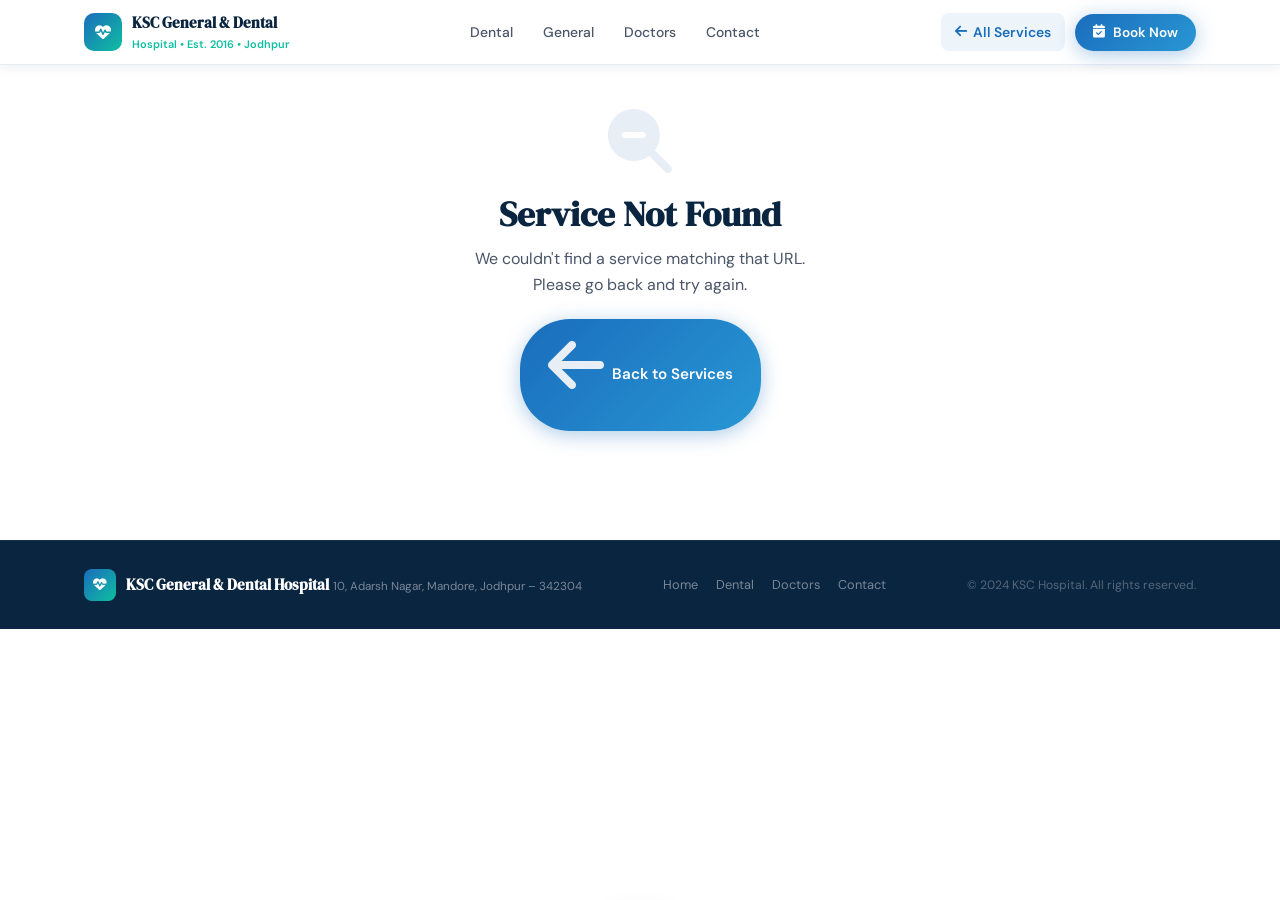
<file: Projects/project3/Html_files/service-details.html>
<!DOCTYPE html>
<html lang="en">
<head>
  <meta charset="UTF-8" />
  <meta name="viewport" content="width=device-width, initial-scale=1.0" />
  <title>Service Details – KSC General & Dental Hospital, Jodhpur</title>
  <meta name="description" content="Detailed treatment information at KSC General & Dental Hospital, Mandore, Jodhpur. Book your appointment today." />
  <meta name="robots" content="index, follow" />
  <link rel="canonical" href="https://kschospital.in/service-details.html" />

  <!-- Open Graph (populated dynamically) -->
  <meta property="og:type" content="article" />
  <meta property="og:site_name" content="KSC General & Dental Hospital" />

  <!-- ── Schema.org for Service (populated dynamically by JS) ── -->
  <script type="application/ld+json" id="service-schema">
  {
    "@context":"https://schema.org",
    "@type":"MedicalProcedure",
    "name":"Dental Treatment",
    "description":"Professional dental treatment at KSC Hospital Jodhpur",
    "provider":{
      "@type":"Hospital",
      "name":"KSC General & Dental Hospital",
      "address":{"@type":"PostalAddress","streetAddress":"10, Adarsh Nagar, Near ICICI Bank","addressLocality":"Jodhpur","addressRegion":"Rajasthan","postalCode":"342304"},
      "telephone":"+919462844444"
    }
  }
  </script>

  <!-- Fonts — identical to main site -->
  <link rel="preconnect" href="https://fonts.googleapis.com" />
  <link rel="preconnect" href="https://fonts.gstatic.com" crossorigin />
  <link href="https://fonts.googleapis.com/css2?family=DM+Serif+Display:ital@0;1&family=DM+Sans:ital,opsz,wght@0,9..40,300;0,9..40,400;0,9..40,500;0,9..40,600;0,9..40,700;1,9..40,400&display=swap" rel="stylesheet" />
  <link rel="stylesheet" href="https://cdnjs.cloudflare.com/ajax/libs/font-awesome/6.5.0/css/all.min.css" />

  <style>
    /* ================================================================
       CSS CUSTOM PROPERTIES — identical to ksc-hospital.html
    ================================================================ */
    :root {
      --navy:       #0a2540;
      --blue:       #1a6dbc;
      --sky:        #2897d4;
      --teal:       #0fbfa1;
      --teal-lt:    #e6faf7;
      --white:      #ffffff;
      --off-white:  #f4f8fc;
      --gray-lt:    #e8eef6;
      --gray:       #8a9ab5;
      --gray-dk:    #4a5568;
      --text:       #1a2535;
      --gold:       #f5a623;
      --shadow-sm:  0 2px 12px rgba(10,37,64,.08);
      --shadow-md:  0 8px 32px rgba(10,37,64,.12);
      --shadow-lg:  0 20px 60px rgba(10,37,64,.16);
      --radius:     14px;
      --radius-lg:  24px;
      --transition: .3s cubic-bezier(.4,0,.2,1);
    }

    /* ================================================================
       RESET & BASE
    ================================================================ */
    *, *::before, *::after { box-sizing: border-box; margin: 0; padding: 0; }
    html { scroll-behavior: smooth; font-size: 16px; }
    body {
      font-family: 'DM Sans', sans-serif;
      color: var(--text); background: var(--white);
      overflow-x: hidden; line-height: 1.65;
      opacity: 0; /* fades in on load */
    }
    img { max-width: 100%; display: block; }
    a { text-decoration: none; color: inherit; }
    ul { list-style: none; }
    button { cursor: pointer; border: none; background: none; font-family: inherit; }
    h1, h2, h3, h4 { font-family: 'DM Serif Display', serif; line-height: 1.2; }
    h1 { font-size: clamp(2rem, 5vw, 3.2rem); }
    h2 { font-size: clamp(1.6rem, 3.5vw, 2.2rem); }
    h3 { font-size: clamp(1.1rem, 2vw, 1.4rem); }
    p { color: var(--gray-dk); }
    .container { max-width: 1160px; margin: 0 auto; padding: 0 24px; }

    .btn {
      display: inline-flex; align-items: center; gap: 8px;
      padding: 14px 28px; border-radius: 50px;
      font-weight: 600; font-size: .95rem;
      transition: var(--transition); cursor: pointer;
      font-family: 'DM Sans', sans-serif; border: none;
    }
    .btn-primary {
      background: linear-gradient(135deg, var(--blue), var(--sky));
      color: var(--white); box-shadow: 0 4px 20px rgba(26,109,188,.35);
    }
    .btn-primary:hover { transform: translateY(-2px); box-shadow: 0 8px 28px rgba(26,109,188,.45); }
    .btn-teal {
      background: linear-gradient(135deg, var(--teal), #0ad4b4);
      color: var(--white); box-shadow: 0 4px 20px rgba(15,191,161,.35);
    }
    .btn-teal:hover { transform: translateY(-2px); box-shadow: 0 8px 28px rgba(15,191,161,.45); }

    .section-label {
      display: inline-flex; align-items: center; gap: 8px;
      font-size: .8rem; font-weight: 600;
      letter-spacing: .12em; text-transform: uppercase;
      color: var(--teal); margin-bottom: 12px;
    }
    .section-label::before {
      content: ''; display: block; width: 24px; height: 2px;
      background: var(--teal); border-radius: 2px;
    }

    /* ================================================================
       SCROLL-REVEAL (mirrors main site)
    ================================================================ */
    [data-reveal] {
      opacity: 0; transform: translateY(28px);
      transition: opacity .65s ease, transform .65s ease;
    }
    [data-reveal].revealed { opacity: 1; transform: translateY(0); }

    /* ================================================================
       PAGE LOADER
    ================================================================ */
    #page-loader {
      position: fixed; inset: 0; background: var(--navy);
      display: flex; flex-direction: column;
      align-items: center; justify-content: center;
      z-index: 9999;
      transition: opacity .5s ease, visibility .5s ease;
    }
    #page-loader.hidden { opacity: 0; visibility: hidden; }
    .ldr-cross { width: 56px; height: 56px; position: relative; margin-bottom: 16px; }
    .ldr-cross span {
      position: absolute; background: var(--teal);
      border-radius: 4px; animation: ldrPulse 1.4s ease-in-out infinite;
    }
    .ldr-cross span:nth-child(1) { width: 18px; height: 56px; left: 50%; transform: translateX(-50%); }
    .ldr-cross span:nth-child(2) { height: 18px; width: 56px; top: 50%; transform: translateY(-50%); }
    @keyframes ldrPulse { 0%,100%{opacity:1} 50%{opacity:.3} }
    .ldr-text { color: rgba(255,255,255,.65); font-size: .82rem; letter-spacing: .1em; animation: ldrPulse 1.4s infinite .2s; }

    /* ================================================================
       MINI NAVBAR
    ================================================================ */
    #mini-nav {
      position: fixed; top: 0; left: 0; right: 0; z-index: 500;
      background: rgba(255,255,255,.96);
      backdrop-filter: blur(12px);
      border-bottom: 1px solid var(--gray-lt);
      box-shadow: var(--shadow-sm);
    }
    .mni {
      max-width: 1160px; margin: 0 auto; padding: 0 24px;
      height: 64px; display: flex; align-items: center;
      justify-content: space-between; gap: 12px;
    }
    .mni-logo { display: flex; align-items: center; gap: 10px; }
    .mni-logo-icon {
      width: 38px; height: 38px;
      background: linear-gradient(135deg, var(--blue), var(--teal));
      border-radius: 10px; display: flex; align-items: center;
      justify-content: center; color: white; font-size: 1rem;
    }
    .mni-logo strong { font-family: 'DM Serif Display', serif; font-size: .95rem; color: var(--navy); }
    .mni-logo span { display: block; font-size: .68rem; color: var(--teal); font-weight: 600; }
    .mni-links { display: flex; align-items: center; gap: 4px; }
    .mni-links a {
      padding: 7px 13px; border-radius: 8px;
      font-weight: 500; font-size: .87rem; color: var(--gray-dk);
      transition: var(--transition);
    }
    .mni-links a:hover { color: var(--blue); background: rgba(26,109,188,.07); }
    .mni-back {
      display: flex; align-items: center; gap: 6px;
      padding: 8px 14px; border-radius: 8px;
      background: rgba(26,109,188,.07); color: var(--blue);
      font-weight: 600; font-size: .87rem; transition: var(--transition);
    }
    .mni-back:hover { background: rgba(26,109,188,.14); }
    .mni-cta { display: flex; gap: 10px; align-items: center; }
    @media(max-width:768px){ .mni-links { display: none; } }

    /* ================================================================
       SERVICE HERO
    ================================================================ */
    #svc-hero {
      padding-top: 64px;
      background: linear-gradient(145deg, var(--navy) 0%, #0d3561 55%, #0a4d7a 100%);
      position: relative; overflow: hidden;
    }
    #svc-hero::before {
      content: '';
      position: absolute; width: 600px; height: 600px; border-radius: 50%;
      background: radial-gradient(circle, rgba(15,191,161,.12) 0%, transparent 70%);
      top: -200px; right: -120px; pointer-events: none;
    }
    #svc-hero::after {
      content: '';
      position: absolute; width: 350px; height: 350px; border-radius: 50%;
      background: radial-gradient(circle, rgba(40,151,212,.1) 0%, transparent 70%);
      bottom: -80px; left: -60px; pointer-events: none;
    }

    .hero-content {
      position: relative; z-index: 1;
      padding: 48px 0 56px;
      display: grid;
      grid-template-columns: 1fr 1fr;
      gap: 56px; align-items: center;
    }

    .hero-breadcrumb {
      display: flex; align-items: center; gap: 7px;
      font-size: .77rem; color: rgba(255,255,255,.5);
      margin-bottom: 20px;
    }
    .hero-breadcrumb a { color: rgba(255,255,255,.5); transition: color .2s; }
    .hero-breadcrumb a:hover { color: var(--teal); }
    .hero-breadcrumb i { font-size: .62rem; }

    .hero-svc-badge {
      display: inline-flex; align-items: center; gap: 6px;
      background: rgba(15,191,161,.18); border: 1px solid rgba(15,191,161,.4);
      color: #4ee8cd; padding: 5px 14px; border-radius: 50px;
      font-size: .75rem; font-weight: 700; letter-spacing: .07em;
      margin-bottom: 14px;
    }
    .hero-svc-title { color: white; margin-bottom: 10px; }
    .hero-svc-short { color: rgba(255,255,255,.72); font-size: 1.05rem; margin-bottom: 28px; max-width: 460px; }

    .hero-quick-facts {
      display: flex; gap: 10px; flex-wrap: wrap; margin-bottom: 32px;
    }
    .hero-fact {
      display: flex; align-items: center; gap: 7px;
      background: rgba(255,255,255,.1); border: 1px solid rgba(255,255,255,.15);
      border-radius: 50px; padding: 7px 16px;
      color: rgba(255,255,255,.85); font-size: .81rem; font-weight: 500;
    }
    .hero-fact i { color: var(--teal); font-size: .78rem; }

    .hero-btn-row { display: flex; gap: 12px; flex-wrap: wrap; }

    /* Service visual tile (right column) */
    .hero-svc-tile {
      background: rgba(255,255,255,.06);
      backdrop-filter: blur(14px);
      border: 1px solid rgba(255,255,255,.12);
      border-radius: var(--radius-lg);
      padding: 36px 32px;
      animation: floatY 5s ease-in-out infinite;
    }
    @keyframes floatY { 0%,100%{transform:translateY(0)} 50%{transform:translateY(-10px)} }
    .svc-tile-icon-big {
      width: 80px; height: 80px;
      border-radius: 22px;
      display: flex; align-items: center; justify-content: center;
      font-size: 2.4rem; color: white; margin-bottom: 20px;
    }
    .svc-tile-title {
      font-family: 'DM Serif Display', serif;
      color: white; font-size: 1.3rem; margin-bottom: 14px;
    }
    .svc-tile-chips { display: flex; flex-wrap: wrap; gap: 8px; }
    .svc-tile-chip {
      background: rgba(255,255,255,.1); border: 1px solid rgba(255,255,255,.15);
      color: rgba(255,255,255,.8); padding: 6px 14px;
      border-radius: 50px; font-size: .79rem;
    }

    .hero-wave {
      position: absolute; bottom: -1px; left: 0; right: 0;
      overflow: hidden; line-height: 0;
    }
    .hero-wave svg { display: block; width: 100%; }

    @media(max-width:768px) {
      .hero-content { grid-template-columns: 1fr; gap: 32px; padding: 32px 0 48px; }
      .hero-svc-tile { display: none; }
    }

    /* ================================================================
       MAIN CONTENT LAYOUT
    ================================================================ */
    .svc-body { background: var(--off-white); padding: 64px 0 80px; }

    .svc-grid {
      display: grid;
      grid-template-columns: 1fr 320px;
      gap: 28px; align-items: start;
    }
    @media(max-width:1024px) {
      .svc-grid { grid-template-columns: 1fr; }
      .svc-sidebar { position: static !important; }
    }

    /* Shared card shell */
    .svc-card {
      background: var(--white);
      border-radius: var(--radius-lg);
      padding: 36px; margin-bottom: 24px;
      box-shadow: var(--shadow-sm);
      border: 1px solid var(--gray-lt);
      animation: fadeUp .6s ease both;
    }
    .svc-card:nth-child(1){animation-delay:.08s}
    .svc-card:nth-child(2){animation-delay:.16s}
    .svc-card:nth-child(3){animation-delay:.24s}
    .svc-card:nth-child(4){animation-delay:.32s}
    .svc-card:nth-child(5){animation-delay:.40s}
    .svc-card:nth-child(6){animation-delay:.48s}
    @keyframes fadeUp {
      from{opacity:0;transform:translateY(22px)}
      to{opacity:1;transform:translateY(0)}
    }

    .svc-card-title {
      display: flex; align-items: center; gap: 10px;
      font-family: 'DM Serif Display', serif;
      font-size: 1.2rem; color: var(--navy);
      margin-bottom: 22px; padding-bottom: 14px;
      border-bottom: 1px solid var(--gray-lt);
    }
    .svc-card-title i {
      width: 36px; height: 36px;
      background: linear-gradient(135deg, rgba(26,109,188,.1), rgba(15,191,161,.1));
      border-radius: 10px; display: flex;
      align-items: center; justify-content: center;
      color: var(--blue); font-size: .9rem; flex-shrink: 0;
    }

    /* ── Overview ── */
    .svc-overview-text { font-size: .95rem; line-height: 1.82; color: var(--gray-dk); }
    .svc-overview-text + .svc-overview-text { margin-top: 12px; }

    .svc-who-chips { display: flex; flex-wrap: wrap; gap: 8px; margin-top: 16px; }
    .svc-who-chip {
      background: rgba(26,109,188,.07); border: 1px solid rgba(26,109,188,.18);
      color: var(--blue); padding: 6px 14px; border-radius: 50px;
      font-size: .81rem; font-weight: 600; display: flex; align-items: center; gap: 5px;
    }

    /* ── Benefits ── */
    .benefits-grid {
      display: grid;
      grid-template-columns: repeat(auto-fit, minmax(200px, 1fr));
      gap: 14px;
    }
    .benefit-item {
      background: var(--off-white); border-radius: var(--radius);
      padding: 18px 16px; display: flex; align-items: flex-start;
      gap: 12px; transition: var(--transition);
    }
    .benefit-item:hover { background: var(--teal-lt); transform: translateY(-2px); }
    .benefit-icon {
      width: 36px; height: 36px; flex-shrink: 0; border-radius: 10px;
      background: linear-gradient(135deg, var(--teal), #0ad4b4);
      display: flex; align-items: center; justify-content: center;
      color: white; font-size: .85rem;
    }
    .benefit-item strong { display: block; color: var(--navy); font-size: .88rem; margin-bottom: 3px; }
    .benefit-item p { font-size: .8rem; margin: 0; }

    /* ── Procedure Steps ── */
    .steps-track { position: relative; }
    .steps-track::before {
      content: '';
      position: absolute; left: 23px; top: 0; bottom: 0;
      width: 2px;
      background: linear-gradient(to bottom, var(--teal), rgba(15,191,161,.1));
    }
    .step-item {
      display: flex; gap: 20px; margin-bottom: 28px;
      position: relative; z-index: 1;
      animation: fadeUp .5s ease both;
    }
    .step-item:last-child { margin-bottom: 0; }
    .step-num {
      width: 48px; height: 48px; flex-shrink: 0; border-radius: 50%;
      background: linear-gradient(135deg, var(--blue), var(--sky));
      color: white; font-family: 'DM Serif Display', serif;
      font-size: 1.2rem; display: flex; align-items: center;
      justify-content: center; box-shadow: 0 4px 14px rgba(26,109,188,.35);
    }
    .step-body h4 { color: var(--navy); font-family: 'DM Serif Display', serif; margin-bottom: 5px; }
    .step-body p { font-size: .87rem; margin: 0; }

    /* ── Before/After Slider ── */
    .ba-slider-wrap {
      position: relative; border-radius: var(--radius);
      overflow: hidden; user-select: none; touch-action: pan-y;
      cursor: col-resize;
    }
    .ba-before,
    .ba-after {
      width: 100%; height: 280px;
      display: flex; align-items: center; justify-content: center;
      flex-direction: column; gap: 12px;
      font-size: 1.4rem; color: rgba(255,255,255,.9);
      position: relative;
    }
    .ba-before { background: linear-gradient(135deg, #1a6dbc, #2897d4); }
    .ba-after  { background: linear-gradient(135deg, #0fbfa1, #0a4d7a); }
    .ba-label {
      position: absolute; top: 14px;
      font-size: .78rem; font-weight: 700;
      letter-spacing: .1em; text-transform: uppercase;
      background: rgba(0,0,0,.3); padding: 4px 12px; border-radius: 50px;
      color: white;
    }
    .ba-before .ba-label { left: 14px; }
    .ba-after  .ba-label { left: 14px; }
    .ba-after-layer {
      position: absolute; inset: 0; overflow: hidden;
      width: 50%; /* controlled by JS */
      transition: none;
    }
    .ba-after-layer .ba-after {
      position: absolute; right: 0; width: calc(100vw);
      min-width: 100%;
    }
    .ba-handle {
      position: absolute; top: 0; bottom: 0; width: 4px;
      background: white; left: 50%; transform: translateX(-50%);
      z-index: 10; cursor: col-resize;
    }
    .ba-handle::before,
    .ba-handle::after {
      content: '';
      position: absolute; top: 50%;
      width: 36px; height: 36px; border-radius: 50%;
      background: white; box-shadow: var(--shadow-md);
      display: flex; align-items: center; justify-content: center;
    }
    .ba-handle::before { transform: translate(-50%,-50%); }
    .ba-circle {
      position: absolute; top: 50%; left: 50%;
      transform: translate(-50%,-50%);
      width: 36px; height: 36px; background: white;
      border-radius: 50%; box-shadow: var(--shadow-md);
      display: flex; align-items: center; justify-content: center;
      z-index: 11; pointer-events: none;
    }
    .ba-circle i { color: var(--blue); font-size: .8rem; }
    .ba-instructions {
      text-align: center; font-size: .78rem;
      color: var(--gray); margin-top: 10px;
      display: flex; align-items: center; justify-content: center; gap: 6px;
    }
    .ba-tile-icon { font-size: 2.8rem; position: relative; z-index:1; }
    .ba-tile-text { font-size: .82rem; font-weight: 600; letter-spacing:.06em; text-transform: uppercase; position:relative;z-index:1; }

    /* ── FAQ Accordion ── */
    .faq-list { display: flex; flex-direction: column; gap: 10px; }
    .faq-item {
      background: var(--off-white); border-radius: var(--radius);
      border: 1px solid var(--gray-lt); overflow: hidden;
      transition: border-color var(--transition);
    }
    .faq-item.open { border-color: rgba(15,191,161,.4); }
    .faq-q {
      padding: 16px 20px;
      display: flex; justify-content: space-between; align-items: center;
      cursor: pointer; gap: 12px;
    }
    .faq-q span { font-weight: 600; font-size: .92rem; color: var(--navy); }
    .faq-q i { color: var(--teal); transition: transform .3s ease; flex-shrink: 0; }
    .faq-item.open .faq-q i { transform: rotate(45deg); }
    .faq-a {
      max-height: 0; overflow: hidden;
      transition: max-height .4s ease, padding .3s ease;
      padding: 0 20px;
    }
    .faq-item.open .faq-a { max-height: 200px; padding: 0 20px 16px; }
    .faq-a p { font-size: .88rem; margin: 0; }

    /* ── Cost Estimate ── */
    .cost-grid {
      display: grid; grid-template-columns: repeat(auto-fit, minmax(160px, 1fr));
      gap: 14px;
    }
    .cost-item {
      background: var(--navy); border-radius: var(--radius);
      padding: 20px 16px; text-align: center;
    }
    .cost-item-label { font-size: .72rem; font-weight: 700; letter-spacing: .08em; text-transform: uppercase; color: rgba(255,255,255,.5); margin-bottom: 6px; }
    .cost-item-price { font-family: 'DM Serif Display', serif; font-size: 1.5rem; color: var(--teal); margin-bottom: 3px; }
    .cost-item-note { font-size: .73rem; color: rgba(255,255,255,.45); }
    .cost-disclaimer {
      display: flex; align-items: flex-start; gap: 7px;
      font-size: .78rem; color: var(--gray);
      background: rgba(245,166,35,.07); border: 1px solid rgba(245,166,35,.2);
      border-radius: var(--radius); padding: 12px 16px; margin-top: 14px;
    }
    .cost-disclaimer i { color: var(--gold); flex-shrink: 0; margin-top: 1px; }

    /* ── Recommended Doctor card ── */
    .rec-doctor-card {
      display: flex; align-items: flex-start; gap: 16px;
      background: var(--off-white); border-radius: var(--radius);
      padding: 20px; border: 1px solid var(--gray-lt);
      transition: var(--transition);
      text-decoration: none;
    }
    .rec-doctor-card:hover { border-color: var(--teal); background: var(--teal-lt); transform: translateY(-2px); }
    .rec-doc-avatar {
      width: 60px; height: 60px; border-radius: 16px; flex-shrink: 0;
      display: flex; align-items: center; justify-content: center;
      font-size: 1.6rem; color: white;
    }
    .rec-doc-name { font-family: 'DM Serif Display', serif; color: var(--navy); font-size: 1.05rem; margin-bottom: 3px; }
    .rec-doc-spec { font-size: .8rem; color: var(--blue); font-weight: 600; margin-bottom: 8px; }
    .rec-doc-chip {
      display: inline-flex; align-items: center; gap: 5px;
      background: rgba(15,191,161,.1); border: 1px solid rgba(15,191,161,.3);
      color: #0a7a68; font-size: .73rem; font-weight: 700;
      padding: 4px 10px; border-radius: 50px;
    }
    .rec-doc-arrow {
      margin-left: auto; color: var(--teal); font-size: .9rem;
      align-self: center; flex-shrink: 0;
    }

    /* ================================================================
       SIDEBAR
    ================================================================ */
    .svc-sidebar { position: sticky; top: 80px; }

    .sb-card {
      background: var(--white); border-radius: var(--radius-lg);
      box-shadow: var(--shadow-sm); border: 1px solid var(--gray-lt);
      overflow: hidden; margin-bottom: 20px;
      animation: fadeUp .6s ease both;
    }
    .sb-card:nth-child(1){animation-delay:.1s}
    .sb-card:nth-child(2){animation-delay:.2s}
    .sb-card:nth-child(3){animation-delay:.3s}

    /* Book appointment sidebar */
    .sb-book-head {
      background: linear-gradient(135deg, var(--navy), #0d4278);
      padding: 20px 24px;
    }
    .sb-book-head h4 { font-family: 'DM Serif Display', serif; color: white; font-size: 1rem; margin-bottom: 4px; }
    .sb-book-head p { color: rgba(255,255,255,.6); font-size: .8rem; margin: 0; }
    .sb-book-body { padding: 18px 20px; }

    .sb-appt-btn {
      display: flex; align-items: center; justify-content: center;
      gap: 8px; width: 100%; padding: 13px;
      background: linear-gradient(135deg, var(--teal), #0ad4b4);
      color: white; border-radius: 10px; font-weight: 700;
      font-size: .92rem; cursor: pointer; transition: var(--transition);
      font-family: 'DM Sans', sans-serif; border: none; margin-bottom: 9px;
    }
    .sb-appt-btn:hover { transform: translateY(-2px); box-shadow: 0 8px 24px rgba(15,191,161,.4); }
    .sb-call-btn {
      display: flex; align-items: center; justify-content: center;
      gap: 8px; width: 100%; padding: 12px;
      background: linear-gradient(135deg, var(--blue), var(--sky));
      color: white; border-radius: 10px; font-weight: 600;
      font-size: .88rem; cursor: pointer; transition: var(--transition);
      font-family: 'DM Sans', sans-serif; border: none; text-decoration: none;
    }
    .sb-call-btn:hover { transform: translateY(-2px); box-shadow: 0 8px 24px rgba(26,109,188,.4); }

    /* Quick facts sidebar card */
    .sb-facts-body { padding: 20px 24px; }
    .sb-fact-row {
      display: flex; align-items: flex-start; gap: 11px;
      padding: 10px 0; border-bottom: 1px solid var(--gray-lt);
      font-size: .85rem;
    }
    .sb-fact-row:last-child { border-bottom: none; }
    .sb-fact-row i { color: var(--teal); margin-top: 2px; flex-shrink: 0; font-size: .9rem; }
    .sb-fact-row strong { display: block; color: var(--navy); font-size: .76rem; margin-bottom: 1px; }
    .sb-fact-row span { color: var(--gray-dk); }

    /* Ayushman mini-card */
    .sb-ayush { padding: 18px 20px; display: flex; align-items: center; gap: 12px; }
    .sb-ayush-icon { font-size: 2rem; color: var(--gold); flex-shrink: 0; }
    .sb-ayush h5 { font-family: 'DM Serif Display', serif; color: var(--navy); font-size: .95rem; margin-bottom: 3px; }
    .sb-ayush p { font-size: .78rem; margin: 0; }

    /* ================================================================
       SERVICE NAVIGATION SWITCHER
    ================================================================ */
    .svc-nav-section {
      background: var(--navy); padding: 44px 0;
    }
    .svc-nav-heading {
      font-family: 'DM Serif Display', serif; color: white;
      font-size: 1.2rem; margin-bottom: 20px;
      display: flex; align-items: center; gap: 10px;
    }
    .svc-nav-heading i { color: var(--teal); }
    .svc-nav-arrows {
      display: flex; justify-content: space-between;
      align-items: center; margin-bottom: 18px;
    }
    .svc-nav-arrow {
      display: flex; align-items: center; gap: 7px;
      color: rgba(255,255,255,.7); font-size: .88rem; font-weight: 600;
      cursor: pointer; background: none; border: none;
      font-family: 'DM Sans', sans-serif; transition: color .2s;
    }
    .svc-nav-arrow:hover { color: var(--teal); }
    .svc-nav-arrow:disabled { opacity: .3; cursor: not-allowed; }
    .svc-nav-counter { font-size: .8rem; color: rgba(255,255,255,.4); }

    /* Service thumbnail strip */
    .svc-thumbs-strip {
      display: flex; gap: 14px; overflow-x: auto; padding-bottom: 6px;
      scrollbar-width: thin; scrollbar-color: rgba(255,255,255,.2) transparent;
    }
    .svc-thumbs-strip::-webkit-scrollbar { height: 4px; }
    .svc-thumbs-strip::-webkit-scrollbar-thumb { background: rgba(255,255,255,.2); border-radius: 4px; }

    .svc-thumb {
      flex-shrink: 0; width: 180px;
      background: rgba(255,255,255,.06); border: 1px solid rgba(255,255,255,.1);
      border-radius: var(--radius); padding: 14px; cursor: pointer;
      transition: var(--transition); text-decoration: none; display: block;
    }
    .svc-thumb:hover { background: rgba(255,255,255,.12); border-color: rgba(15,191,161,.4); transform: translateY(-2px); }
    .svc-thumb.active { background: rgba(15,191,161,.15); border-color: var(--teal); }
    .svc-thumb-icon {
      width: 44px; height: 44px; border-radius: 12px;
      display: flex; align-items: center; justify-content: center;
      font-size: 1.2rem; color: white; margin-bottom: 10px;
    }
    .svc-thumb-name { font-family: 'DM Serif Display', serif; font-size: .88rem; color: white; line-height: 1.2; margin-bottom: 3px; }
    .svc-thumb-dept { font-size: .7rem; color: rgba(255,255,255,.5); }
    .svc-thumb-active-pill {
      display: inline-block; margin-top: 6px;
      background: var(--teal); color: white;
      font-size: .65rem; font-weight: 700;
      padding: 3px 8px; border-radius: 50px;
    }

    /* ================================================================
       APPOINTMENT MODAL (self-contained, WhatsApp lead submission)
    ================================================================ */
    #svc-appt-overlay {
      position: fixed; inset: 0;
      background: rgba(10,37,64,.76); backdrop-filter: blur(8px);
      z-index: 3000; display: flex;
      align-items: center; justify-content: center; padding: 16px;
      opacity: 0; visibility: hidden;
      transition: opacity .35s ease, visibility .35s ease;
    }
    #svc-appt-overlay.active { opacity: 1; visibility: visible; }
    .svc-appt-modal {
      background: var(--white); border-radius: var(--radius-lg);
      width: 100%; max-width: 560px; max-height: 94vh;
      overflow-y: auto; box-shadow: var(--shadow-lg);
      transform: translateY(28px) scale(.97);
      transition: transform .38s cubic-bezier(.34,1.56,.64,1);
    }
    #svc-appt-overlay.active .svc-appt-modal { transform: translateY(0) scale(1); }

    .sam-header {
      background: linear-gradient(135deg, var(--navy), #0d4278);
      padding: 26px 30px 20px; border-radius: var(--radius-lg) var(--radius-lg) 0 0;
      position: relative;
    }
    .sam-badge {
      display: inline-flex; align-items: center; gap: 5px;
      background: rgba(37,211,102,.2); border: 1px solid rgba(37,211,102,.4);
      color: #4ee8cd; padding: 4px 11px; border-radius: 50px;
      font-size: .72rem; font-weight: 700; letter-spacing: .07em; margin-bottom: 9px;
    }
    .sam-header h3 { font-family: 'DM Serif Display', serif; color: white; font-size: 1.4rem; margin-bottom: 4px; }
    .sam-header p { color: rgba(255,255,255,.6); font-size: .83rem; margin: 0; }
    .sam-close {
      position: absolute; top: 16px; right: 18px;
      width: 30px; height: 30px; border-radius: 50%;
      background: rgba(255,255,255,.12); color: rgba(255,255,255,.7);
      display: flex; align-items: center; justify-content: center;
      cursor: pointer; font-size: .82rem; border: none; transition: background .2s;
    }
    .sam-close:hover { background: rgba(255,255,255,.25); color: white; }

    .sam-wa-strip {
      background: #e8faf1; border-bottom: 1px solid #c3ecd5;
      padding: 9px 30px; font-size: .79rem;
      color: #1a5c35; font-weight: 600;
      display: flex; align-items: center; gap: 7px;
    }
    .sam-wa-strip i { color: #25d366; }

    .sam-body { padding: 22px 30px 30px; }
    .sam-row { display: grid; grid-template-columns: 1fr 1fr; gap: 13px; }
    .sam-group { margin-bottom: 14px; }
    .sam-group label {
      display: flex; align-items: center; gap: 5px;
      font-size: .78rem; font-weight: 700; color: var(--gray-dk);
      margin-bottom: 5px;
    }
    .sam-group label i { color: var(--blue); font-size: .7rem; }
    .sam-req { color: #e74c3c; }
    .sam-group input, .sam-group select, .sam-group textarea {
      width: 100%; padding: 11px 13px;
      border: 1.5px solid var(--gray-lt); border-radius: 10px;
      font-family: 'DM Sans', sans-serif; font-size: .88rem;
      color: var(--text); background: var(--off-white);
      outline: none; transition: var(--transition);
    }
    .sam-group input:focus, .sam-group select:focus, .sam-group textarea:focus {
      border-color: var(--blue); background: white;
      box-shadow: 0 0 0 3px rgba(26,109,188,.1);
    }
    .sam-group input.s-err { border-color: #e74c3c; }
    .sam-group textarea { resize: vertical; min-height: 65px; }
    .sam-field-err { font-size: .73rem; color: #e74c3c; margin-top: 3px; display: none; }
    .sam-field-err.show { display: block; }

    .sam-submit {
      width: 100%; padding: 14px;
      background: linear-gradient(135deg, #25d366, #1da851);
      color: white; border-radius: 10px; font-weight: 700; font-size: .97rem;
      border: none; cursor: pointer; transition: var(--transition);
      display: flex; align-items: center; justify-content: center;
      gap: 9px; font-family: 'DM Sans', sans-serif; margin-top: 4px;
    }
    .sam-submit:hover { transform: translateY(-2px); box-shadow: 0 8px 24px rgba(37,211,102,.4); }

    .sam-privacy {
      display: flex; align-items: flex-start; gap: 7px;
      font-size: .72rem; color: var(--gray); margin-top: 11px;
    }
    .sam-privacy i { color: var(--teal); flex-shrink: 0; margin-top: 1px; }

    /* Success state */
    .sam-success { display: none; text-align: center; padding: 40px 30px; }
    .sam-success.show { display: block; }
    .sam-success-icon {
      width: 68px; height: 68px; background: #25d366;
      border-radius: 50%; display: flex; align-items: center;
      justify-content: center; font-size: 2rem; color: white;
      margin: 0 auto 18px;
      animation: samPop .5s cubic-bezier(.34,1.56,.64,1);
    }
    @keyframes samPop { from{transform:scale(0)} to{transform:scale(1)} }
    .sam-success h3 { font-family: 'DM Serif Display', serif; color: var(--navy); font-size: 1.5rem; margin-bottom: 10px; }
    .sam-success p { font-size: .88rem; margin-bottom: 20px; }

    @media(max-width:560px) {
      .sam-row { grid-template-columns: 1fr; }
      .sam-header, .sam-body { padding-left: 18px; padding-right: 18px; }
      .sam-wa-strip { padding-left: 18px; padding-right: 18px; }
    }

    /* ================================================================
       STICKY APPOINTMENT BUTTON (side edge)
    ================================================================ */
    #sticky-appt {
      position: fixed; right: -128px; top: 50%;
      transform: translateY(-50%);
      background: linear-gradient(135deg, var(--teal), #0ad4b4);
      color: white; font-weight: 700; font-size: .8rem;
      padding: 14px 11px; border-radius: 12px 0 0 12px;
      writing-mode: vertical-rl;
      letter-spacing: .06em; cursor: pointer; z-index: 400;
      box-shadow: -4px 0 20px rgba(15,191,161,.4);
      transition: right .4s ease;
      display: flex; align-items: center; gap: 7px;
      font-family: 'DM Sans', sans-serif; border: none;
    }
    #sticky-appt.visible { right: 0; }
    #sticky-appt:hover { box-shadow: -6px 0 28px rgba(15,191,161,.55); }
    #sticky-appt i { font-size: .95rem; transform: rotate(90deg); }
    @media(max-width:768px){ #sticky-appt { display: none; } }

    /* ================================================================
       MOBILE BOTTOM BAR
    ================================================================ */
    #mob-bar {
      display: none; position: fixed;
      bottom: 0; left: 0; right: 0;
      background: white; border-top: 1px solid var(--gray-lt);
      box-shadow: 0 -4px 20px rgba(10,37,64,.1);
      z-index: 900; padding: 10px 14px; gap: 9px;
    }
    .mob-btn {
      flex: 1; padding: 11px 6px; border-radius: 10px;
      font-weight: 700; font-size: .79rem;
      display: flex; align-items: center; justify-content: center;
      gap: 6px; cursor: pointer; border: none;
      font-family: 'DM Sans', sans-serif; text-decoration: none;
    }
    .mob-call { background: linear-gradient(135deg, var(--teal), #0ad4b4); color: white; }
    .mob-wa   { background: #25d366; color: white; }
    .mob-book { background: linear-gradient(135deg, var(--blue), var(--sky)); color: white; }
    @media(max-width:768px){
      #mob-bar { display: flex; }
      body { padding-bottom: 70px; }
    }

    /* ================================================================
       FOOTER
    ================================================================ */
    .pg-footer {
      background: var(--navy); padding: 28px 0;
      border-top: 1px solid rgba(255,255,255,.06);
    }
    .pg-footer-inner {
      max-width: 1160px; margin: 0 auto; padding: 0 24px;
      display: flex; justify-content: space-between;
      align-items: center; flex-wrap: wrap; gap: 14px;
    }
    .pg-footer-brand { display: flex; align-items: center; gap: 10px; }
    .pg-footer-brand strong { font-family: 'DM Serif Display', serif; color: white; font-size: .95rem; }
    .pg-footer-brand span { font-size: .73rem; color: rgba(255,255,255,.45); }
    .pg-footer-links { display: flex; gap: 18px; }
    .pg-footer-links a { font-size: .8rem; color: rgba(255,255,255,.45); transition: color .2s; }
    .pg-footer-links a:hover { color: var(--teal); }
    .pg-footer-copy { font-size: .76rem; color: rgba(255,255,255,.3); }
    @media(max-width:600px){ .pg-footer-inner { flex-direction: column; text-align: center; } .pg-footer-links { justify-content: center; } }

    /* ================================================================
       NOT FOUND STATE
    ================================================================ */
    #not-found {
      display: none; min-height: 60vh;
      align-items: center; justify-content: center;
      flex-direction: column; text-align: center; padding: 80px 24px;
    }
    #not-found.show { display: flex; }
    #not-found i { font-size: 4rem; color: var(--gray-lt); margin-bottom: 20px; }
    #not-found h2 { color: var(--navy); margin-bottom: 10px; }
    #not-found p { max-width: 380px; }

    /* ================================================================
       TOAST
    ================================================================ */
    #toast {
      position: fixed; bottom: 28px; left: 50%;
      transform: translateX(-50%) translateY(80px);
      background: var(--teal); color: white;
      padding: 13px 26px; border-radius: 50px;
      font-weight: 600; font-size: .9rem;
      box-shadow: var(--shadow-md); z-index: 5000;
      transition: transform .4s ease;
      display: flex; align-items: center; gap: 7px; white-space: nowrap;
    }
    #toast.show { transform: translateX(-50%) translateY(0); }
  </style>
</head>
<body>

<!-- ── Page Loader ── -->
<div id="page-loader">
  <div class="ldr-cross"><span></span><span></span></div>
  <div class="ldr-text">KSC HOSPITAL &nbsp;•&nbsp; LOADING SERVICE</div>
</div>

<!-- ================================================================
     MINI NAVBAR
================================================================ -->
<nav id="mini-nav">
  <div class="mni">
    <a href="ksc-hospital.html" class="mni-logo">
      <div class="mni-logo-icon"><i class="fas fa-heartbeat"></i></div>
      <div>
        <strong>KSC General & Dental</strong>
        <span>Hospital &bull; Est. 2016 &bull; Jodhpur</span>
      </div>
    </a>
    <div class="mni-links">
      <a href="index.html">Dental</a>
      <a href="index.html">General</a>
      <a href="index.html">Doctors</a>
      <a href="index.html">Contact</a>
    </div>
    <div class="mni-cta">
      <a href="index.html#dental" class="mni-back">
        <i class="fas fa-arrow-left"></i> All Services
      </a>
      <button class="btn btn-primary" style="padding:10px 18px;font-size:.85rem;" onclick="openAppt()">
        <i class="fas fa-calendar-check"></i> Book Now
      </button>
    </div>
  </div>
</nav>

<!-- ================================================================
     SERVICE HERO (populated by JS)
================================================================ -->
<section id="svc-hero">
  <div class="container">
    <div class="hero-content">
      <!-- Left: text -->
      <div>
        <nav class="hero-breadcrumb">
          <a href="ksc-hospital.html"><i class="fas fa-home"></i> Home</a>
          <i class="fas fa-chevron-right"></i>
          <a href="ksc-hospital.html#dental">Services</a>
          <i class="fas fa-chevron-right"></i>
          <span id="hero-bc-name">Service</span>
        </nav>
        <div class="hero-svc-badge" id="hero-badge">
          <i class="fas fa-tooth"></i> <span id="hero-dept-text">Dental</span>
        </div>
        <h1 class="hero-svc-title" id="hero-title">Loading…</h1>
        <p class="hero-svc-short" id="hero-short"></p>
        <div class="hero-quick-facts" id="hero-facts"></div>
        <div class="hero-btn-row">
          <button class="btn btn-teal" onclick="openAppt()">
            <i class="fas fa-calendar-check"></i> Book Appointment
          </button>
          <a href="tel:+919462844444" class="btn" style="background:rgba(255,255,255,.1);border:1px solid rgba(255,255,255,.25);color:white;">
            <i class="fas fa-phone"></i> +91 94628 44444
          </a>
        </div>
      </div>
      <!-- Right: tile -->
      <div class="hero-svc-tile" id="heroTile">
        <div class="svc-tile-icon-big" id="tileIconBig"></div>
        <div class="svc-tile-title" id="tileName"></div>
        <div class="svc-tile-chips" id="tileChips"></div>
      </div>
    </div>
  </div>
  <div class="hero-wave">
    <svg viewBox="0 0 1440 50" xmlns="http://www.w3.org/2000/svg" preserveAspectRatio="none">
      <path d="M0,25 C480,50 960,0 1440,25 L1440,50 L0,50 Z" fill="#f4f8fc"/>
    </svg>
  </div>
</section>

<!-- Not found -->
<div id="not-found">
  <i class="fas fa-search-minus"></i>
  <h2>Service Not Found</h2>
  <p>We couldn't find a service matching that URL. Please go back and try again.</p>
  <a href="ksc-hospital.html#dental" class="btn btn-primary" style="margin-top:20px;">
    <i class="fas fa-arrow-left"></i> Back to Services
  </a>
</div>

<!-- ================================================================
     MAIN BODY
================================================================ -->
<div class="svc-body" id="svcBody">
  <div class="container">
    <div class="svc-grid">

      <!-- ── Left Column ── -->
      <div id="svcLeft">

        <!-- 1. Treatment Overview -->
        <div class="svc-card" data-reveal>
          <div class="svc-card-title"><i class="fas fa-file-medical-alt"></i> Treatment Overview</div>
          <div id="svc-overview-content"></div>
        </div>

        <!-- 2. Benefits -->
        <div class="svc-card" data-reveal>
          <div class="svc-card-title"><i class="fas fa-thumbs-up"></i> Key Benefits</div>
          <div class="benefits-grid" id="svc-benefits"></div>
        </div>

        <!-- 3. Procedure Steps -->
        <div class="svc-card" data-reveal>
          <div class="svc-card-title"><i class="fas fa-list-ol"></i> Step-by-Step Procedure</div>
          <div class="steps-track" id="svc-steps"></div>
        </div>

        <!-- 4. Before / After -->
        <div class="svc-card" data-reveal>
          <div class="svc-card-title"><i class="fas fa-exchange-alt"></i> Before &amp; After</div>
          <div class="ba-slider-wrap" id="baSlider">
            <div class="ba-before" id="baBefore">
              <div class="ba-label">Before</div>
              <i class="fas fa-tooth ba-tile-icon" id="baBeforeIcon"></i>
              <span class="ba-tile-text" id="baBeforeText">Before Treatment</span>
            </div>
            <div class="ba-after-layer" id="baAfterLayer">
              <div class="ba-after" id="baAfter">
                <div class="ba-label">After</div>
                <i class="fas fa-smile ba-tile-icon" id="baAfterIcon"></i>
                <span class="ba-tile-text" id="baAfterText">After Treatment</span>
              </div>
            </div>
            <div class="ba-handle" id="baHandle"></div>
            <div class="ba-circle"><i class="fas fa-arrows-alt-h"></i></div>
          </div>
          <div class="ba-instructions">
            <i class="fas fa-hand-pointer" style="color:var(--teal);"></i>
            Drag left or right to compare before &amp; after results
          </div>
        </div>

        <!-- 5. FAQ -->
        <div class="svc-card" data-reveal>
          <div class="svc-card-title"><i class="fas fa-question-circle"></i> Frequently Asked Questions</div>
          <div class="faq-list" id="svc-faq"></div>
        </div>

        <!-- 6. Cost Estimate -->
        <div class="svc-card" data-reveal>
          <div class="svc-card-title"><i class="fas fa-rupee-sign"></i> Treatment Cost Estimate</div>
          <div class="cost-grid" id="svc-cost"></div>
          <div class="cost-disclaimer">
            <i class="fas fa-info-circle"></i>
            Costs are indicative. Actual charges depend on severity, number of visits, and materials used.
            Ayushman Bharat PM-JAY patients may be eligible for cashless treatment — ask our team!
          </div>
        </div>

        <!-- 7. Recommended Doctor -->
        <div class="svc-card" data-reveal>
          <div class="svc-card-title"><i class="fas fa-user-md"></i> Recommended Doctor</div>
          <a href="#" id="recDoctorCard" class="rec-doctor-card" target="_self">
            <div class="rec-doc-avatar" id="recDocAvatar"></div>
            <div>
              <div class="rec-doc-name" id="recDocName"></div>
              <div class="rec-doc-spec" id="recDocSpec"></div>
              <div class="rec-doc-chip"><i class="fas fa-star" style="color:var(--gold);font-size:.7rem;"></i> <span id="recDocExp"></span></div>
            </div>
            <div class="rec-doc-arrow"><i class="fas fa-arrow-right"></i></div>
          </a>
          <div style="margin-top:16px;">
            <button class="btn btn-teal" style="width:100%;justify-content:center;" onclick="openAppt()">
              <i class="fas fa-calendar-check"></i> Book with this Doctor
            </button>
          </div>
        </div>

      </div><!-- /#svcLeft -->

      <!-- ── Right Sidebar ── -->
      <aside class="svc-sidebar">

        <!-- Quick Book -->
        <div class="sb-card">
          <div class="sb-book-head">
            <h4>Book Appointment</h4>
            <p id="sb-svc-name">for this treatment</p>
          </div>
          <div class="sb-book-body">
            <button class="sb-appt-btn" onclick="openAppt()">
              <i class="fab fa-whatsapp"></i> WhatsApp Booking
            </button>
            <a href="tel:+919462844444" class="sb-call-btn">
              <i class="fas fa-phone-alt"></i> Call: +91 94628 44444
            </a>
          </div>
        </div>

        <!-- Quick Facts -->
        <div class="sb-card">
          <div class="sb-facts-body">
            <div class="svc-card-title" style="font-size:1rem;margin-bottom:12px;padding-bottom:10px;">
              <i class="fas fa-info-circle"></i> Quick Facts
            </div>
            <div id="sb-facts-list"></div>
          </div>
        </div>

        <!-- Ayushman card -->
        <div class="sb-card">
          <div class="sb-ayush">
            <div class="sb-ayush-icon"><i class="fas fa-award"></i></div>
            <div>
              <h5>Ayushman Bharat PM-JAY</h5>
              <p>Eligible patients get cashless treatment up to ₹5 Lakh/year. Ask our team!</p>
            </div>
          </div>
        </div>

      </aside>

    </div><!-- /.svc-grid -->
  </div>
</div>

<!-- ================================================================
     SERVICE NAVIGATION SWITCHER
================================================================ -->
<div class="svc-nav-section" id="svcNavSection">
  <div class="container">
    <div class="svc-nav-arrows">
      <button class="svc-nav-arrow" id="prevSvcBtn" onclick="navigateSvc(-1)">
        <i class="fas fa-chevron-left"></i> Previous Service
      </button>
      <span class="svc-nav-counter" id="svcNavCounter"></span>
      <button class="svc-nav-arrow" id="nextSvcBtn" onclick="navigateSvc(1)">
        Next Service <i class="fas fa-chevron-right"></i>
      </button>
    </div>
    <div class="svc-nav-heading"><i class="fas fa-th-large"></i> All Dental Services</div>
    <div class="svc-thumbs-strip" id="svcThumbsStrip"></div>
  </div>
</div>

<!-- ================================================================
     APPOINTMENT MODAL (WhatsApp Lead)
================================================================ -->
<div id="svc-appt-overlay" role="dialog" aria-modal="true">
  <div class="svc-appt-modal" id="svcApptModal">

    <!-- Header -->
    <div class="sam-header">
      <div class="sam-badge"><i class="fab fa-whatsapp"></i> WhatsApp Booking</div>
      <h3>Book Your Appointment</h3>
      <p id="sam-service-label">KSC General & Dental Hospital, Jodhpur</p>
      <button class="sam-close" onclick="closeAppt()"><i class="fas fa-times"></i></button>
    </div>

    <!-- WA confirmation strip -->
    <div class="sam-wa-strip">
      <i class="fab fa-whatsapp"></i>
      Your details will be sent directly to our team via WhatsApp for instant confirmation.
    </div>

    <!-- Form -->
    <div class="sam-body" id="samFormBody">
      <div class="sam-row">
        <div class="sam-group">
          <label for="sam-name"><i class="fas fa-user"></i> Full Name <span class="sam-req">*</span></label>
          <input type="text" id="sam-name" placeholder="Your full name" oninput="samClearErr('sam-name')" />
          <div class="sam-field-err" id="err-sam-name">Please enter your name.</div>
        </div>
        <div class="sam-group">
          <label for="sam-phone"><i class="fas fa-phone"></i> Phone Number <span class="sam-req">*</span></label>
          <input type="tel" id="sam-phone" placeholder="10-digit mobile" maxlength="10"
                 oninput="this.value=this.value.replace(/\D/g,''); samClearErr('sam-phone')" />
          <div class="sam-field-err" id="err-sam-phone">Enter valid 10-digit number.</div>
        </div>
      </div>

      <div class="sam-group">
        <label for="sam-email"><i class="fas fa-envelope"></i> Email Address</label>
        <input type="email" id="sam-email" placeholder="your@email.com" />
      </div>

      <div class="sam-row">
        <div class="sam-group">
          <label for="sam-doctor"><i class="fas fa-user-md"></i> Preferred Doctor</label>
          <select id="sam-doctor">
            <option value="">— Any Available —</option>
            <option value="Dr. Kiran Sharma">Dr. Kiran Sharma (Dental)</option>
            <option value="Dr. Sunil Choudhary">Dr. Sunil Choudhary (Medicine)</option>
            <option value="Dr. Priya Rathore">Dr. Priya Rathore (OBGYN)</option>
            <option value="Dr. Mahesh Vyas">Dr. Mahesh Vyas (Surgery)</option>
          </select>
        </div>
        <div class="sam-group">
          <label for="sam-treatment"><i class="fas fa-notes-medical"></i> Treatment <span class="sam-req">*</span></label>
          <select id="sam-treatment" oninput="samClearErr('sam-treatment')">
            <option value="">— Select —</option>
            <optgroup label="Dental">
              <option>Digital RCT</option><option>Ceramic Crowns</option>
              <option>Dental Bridges</option><option>Dental Implants</option>
              <option>Orthodontics</option><option>Smile Makeover</option>
              <option>Laser Dentistry</option><option>General Dental Check-up</option>
            </optgroup>
            <optgroup label="General">
              <option>General Medicine</option><option>OBGYN</option>
              <option>Surgery Consultation</option><option>Not sure yet</option>
            </optgroup>
          </select>
          <div class="sam-field-err" id="err-sam-treatment">Please select a treatment.</div>
        </div>
      </div>

      <div class="sam-row">
        <div class="sam-group">
          <label for="sam-date"><i class="fas fa-calendar-alt"></i> Preferred Date <span class="sam-req">*</span></label>
          <input type="date" id="sam-date" oninput="samClearErr('sam-date')" />
          <div class="sam-field-err" id="err-sam-date">Please choose a date.</div>
        </div>
        <div class="sam-group">
          <label for="sam-time"><i class="fas fa-clock"></i> Preferred Time</label>
          <select id="sam-time">
            <option value="">— Any Time —</option>
            <option>4:00 PM – 5:00 PM</option>
            <option>5:00 PM – 6:00 PM</option>
            <option>6:00 PM – 7:00 PM</option>
            <option>7:00 PM – 8:00 PM</option>
            <option>Sunday 10:00 AM – 11:00 AM</option>
            <option>Sunday 11:00 AM – 1:00 PM</option>
          </select>
        </div>
      </div>

      <div class="sam-group">
        <label for="sam-message"><i class="fas fa-comment-dots"></i> Additional Message</label>
        <textarea id="sam-message" placeholder="Any additional details, concerns, or questions…"></textarea>
      </div>

      <div class="sam-privacy">
        <i class="fas fa-lock"></i>
        Your information is private and used only to confirm your appointment. We never share your data.
      </div>

      <button class="sam-submit" onclick="submitAppt()">
        <i class="fab fa-whatsapp"></i> Send Appointment Request via WhatsApp
      </button>
    </div>

    <!-- Success -->
    <div class="sam-success" id="samSuccess">
      <div class="sam-success-icon"><i class="fas fa-check"></i></div>
      <h3>Request Sent!</h3>
      <p>Your appointment request has been sent via WhatsApp. Our team will confirm within minutes.</p>
      <button class="btn btn-teal" style="margin:0 auto;justify-content:center;" onclick="closeAppt()">
        <i class="fas fa-check-circle"></i> Done
      </button>
    </div>

  </div>
</div>

<!-- ================================================================
     STICKY APPOINTMENT BUTTON
================================================================ -->
<button id="sticky-appt" onclick="openAppt()">
  <i class="fas fa-calendar-check"></i>
  Book Appointment
</button>

<!-- ================================================================
     MOBILE BOTTOM BAR
================================================================ -->
<div id="mob-bar">
  <a href="tel:+919462844444" class="mob-btn mob-call"><i class="fas fa-phone"></i> Call</a>
  <a href="https://wa.me/919462844444" target="_blank" class="mob-btn mob-wa"><i class="fab fa-whatsapp"></i> WhatsApp</a>
  <button class="mob-btn mob-book" onclick="openAppt()"><i class="fas fa-calendar-check"></i> Book Now</button>
</div>

<!-- ================================================================
     MINI FOOTER
================================================================ -->
<footer class="pg-footer">
  <div class="pg-footer-inner">
    <div class="pg-footer-brand">
      <div class="mni-logo-icon" style="width:32px;height:32px;font-size:.85rem;border-radius:8px;">
        <i class="fas fa-heartbeat"></i>
      </div>
      <div>
        <strong>KSC General & Dental Hospital</strong>
        <span>10, Adarsh Nagar, Mandore, Jodhpur – 342304</span>
      </div>
    </div>
    <div class="pg-footer-links">
      <a href="ksc-hospital.html">Home</a>
      <a href="ksc-hospital.html#dental">Dental</a>
      <a href="ksc-hospital.html#doctors">Doctors</a>
      <a href="ksc-hospital.html#contact">Contact</a>
    </div>
    <div class="pg-footer-copy">© 2024 KSC Hospital. All rights reserved.</div>
  </div>
</footer>

<!-- Toast -->
<div id="toast"><i class="fas fa-check-circle"></i> <span id="toast-msg"></span></div>

<!-- ================================================================
     JAVASCRIPT
================================================================ -->
<script>
/* ================================================================
   SERVICE DATA OBJECT
   Each key = URL param value (?service=KEY)
   SERVICE_ORDER controls prev/next navigation.
================================================================ */
const SERVICES = {

  /* ── 1. Digital RCT ── */
  "digital-rct": {
    title:       "Digital Root Canal Treatment",
    shortDesc:   "Painless, precision root canal therapy using cutting-edge digital imaging and rotary instrumentation at KSC Hospital.",
    department:  "Dental",
    deptIcon:    "fa-tooth",
    tileGradient:"linear-gradient(135deg, #1a6dbc, #2897d4)",
    tileChips:   ["Painless", "Single Visit", "Digital X-Ray", "Rotary Files"],
    facts: [
      { icon:"fa-clock",       label:"Duration",     value:"60–90 min / visit" },
      { icon:"fa-redo",        label:"Visits",       value:"1–2 sessions" },
      { icon:"fa-star",        label:"Success Rate", value:"95%+" },
      { icon:"fa-smile",       label:"Pain Level",   value:"Minimal (anaesthesia)" }
    ],
    overview: [
      "Root Canal Treatment (RCT) is a procedure to save a severely infected or decayed tooth. When bacteria penetrate the inner pulp of your tooth, the infection spreads and causes intense pain. Without treatment, the tooth must be extracted. RCT removes the infected pulp, cleans the root canals, and seals the tooth to prevent re-infection.",
      "At KSC Hospital, we use <strong>digital rotary RCT technology</strong> — computer-guided instruments that navigate root canals more accurately and gently than traditional hand files, significantly reducing appointment time and post-treatment discomfort.",
      "Most patients are surprised by how painless modern RCT is. Local anaesthesia ensures complete comfort throughout the procedure, and the majority of patients return to work the same day."
    ],
    whoNeeds: ["Severe toothache", "Decayed/cracked tooth", "Swollen gums", "Prolonged sensitivity", "Dental abscess", "Darkened tooth"],
    benefits: [
      { icon:"fa-bolt",        title:"Pain Relief",           desc:"Immediate end to throbbing toothache" },
      { icon:"fa-tooth",       title:"Tooth Preservation",    desc:"Save your natural tooth from extraction" },
      { icon:"fa-microchip",   title:"Digital Precision",     desc:"Computer-guided rotary files for accuracy" },
      { icon:"fa-shield-alt",  title:"Infection Eliminated",  desc:"Complete removal of bacteria and pulp" },
      { icon:"fa-clock",       title:"Quick Recovery",        desc:"Return to daily routine same day" },
      { icon:"fa-infinity",    title:"Long-Lasting",          desc:"With crown, restored tooth lasts decades" }
    ],
    steps: [
      { num:"01", title:"Digital Diagnosis", desc:"Digital X-ray pinpoints the extent of infection and maps root canal anatomy." },
      { num:"02", title:"Local Anaesthesia", desc:"Numbing agent applied for a completely painless procedure — most patients feel nothing." },
      { num:"03", title:"Access Opening",    desc:"A small opening is made in the crown to access the infected pulp chamber." },
      { num:"04", title:"Pulp Removal",      desc:"Infected tissue is precisely removed using rotary nickel-titanium files." },
      { num:"05", title:"Canal Cleaning",    desc:"Root canals are cleaned, shaped and irrigated with antibacterial solution." },
      { num:"06", title:"Canal Filling",     desc:"Canals are sealed with bio-compatible gutta-percha to prevent re-infection." },
      { num:"07", title:"Crown Restoration", desc:"A ceramic crown is placed over the treated tooth to restore full function and aesthetics." }
    ],
    baBeforeIcon:"fa-tooth",   baBeforeText:"Infected, Painful Tooth",
    baAfterIcon: "fa-smile",   baAfterText:  "Saved, Pain-Free Tooth",
    baBeforeBg:  "linear-gradient(135deg,#ef4444,#991b1b)",
    baAfterBg:   "linear-gradient(135deg,#0fbfa1,#0a4d7a)",
    faq: [
      { q:"Does root canal treatment hurt?", a:"No — modern RCT with digital rotary files and local anaesthesia is painless. Most patients compare it to getting a simple filling done." },
      { q:"How many visits does it take?", a:"Most cases are completed in 1–2 visits. Simple cases (single root) are often done in a single appointment of about 60–90 minutes." },
      { q:"How long does a root canal-treated tooth last?", a:"With a proper crown restoration and good oral hygiene, a treated tooth can last a lifetime. Regular check-ups are recommended." },
      { q:"Is extraction better than RCT?", a:"Saving your natural tooth is always the best option. Extracted teeth must be replaced by implants or bridges, which are more expensive and complex." },
      { q:"Can I eat after the procedure?", a:"Avoid eating until the anaesthesia wears off. After that, soft foods are recommended for 24–48 hours. Avoid hard/crunchy foods until the crown is placed." }
    ],
    cost: [
      { label:"Front Tooth (1 canal)",     price:"₹2,000 – ₹4,000",  note:"Single-rooted" },
      { label:"Premolar (2 canals)",        price:"₹3,000 – ₹5,000",  note:"Bicuspid" },
      { label:"Molar (3–4 canals)",         price:"₹4,000 – ₹7,000",  note:"Complex case" },
      { label:"Crown (post-RCT)",           price:"₹3,500 – ₹8,000",  note:"Ceramic/PFM" }
    ],
    doctor:       { slug:"kiran-sharma",    name:"Dr. Kiran Sharma",    spec:"Prosthodontist & Implantologist", exp:"10+ Yrs", gradient:"linear-gradient(145deg,#0a2540,#1a6dbc)", icon:"fa-tooth" },
    sbFacts:      [
      { icon:"fa-clock",       label:"Duration",     val:"60–90 mins/visit" },
      { icon:"fa-redo",        label:"Sessions",     val:"1–2 visits" },
      { icon:"fa-syringe",     label:"Anaesthesia",  val:"Local (painless)" },
      { icon:"fa-shield-alt",  label:"Recovery",     val:"Same day" },
      { icon:"fa-tooth",       label:"Department",   val:"Dental OPD" }
    ]
  },

  /* ── 2. Ceramic Crowns ── */
  "ceramic-crowns": {
    title:       "Ceramic Dental Crowns",
    shortDesc:   "Natural-looking, metal-free ceramic crowns that restore damaged teeth with perfect aesthetics and long-lasting strength.",
    department:  "Dental",
    deptIcon:    "fa-crown",
    tileGradient:"linear-gradient(135deg, #8b5cf6, #6d28d9)",
    tileChips:   ["Metal-Free", "Natural Look", "BioCompatible", "Durable"],
    facts: [
      { icon:"fa-clock",    label:"Duration",    value:"2 visits" },
      { icon:"fa-palette",  label:"Appearance",  value:"Natural tooth colour" },
      { icon:"fa-infinity", label:"Lifespan",    value:"10–15 years" },
      { icon:"fa-smile",    label:"Comfort",     value:"Highly comfortable" }
    ],
    overview: [
      "A dental crown is a tooth-shaped cap placed over a damaged, weakened, or discoloured tooth to restore its shape, size, strength, and appearance. Ceramic (all-porcelain) crowns are the gold standard in modern dentistry because they mimic the translucency and colour of natural teeth perfectly — no metal shadow, no grey line at the gum.",
      "At KSC Hospital, we use high-strength zirconia and emax ceramic crowns that are custom fabricated to match your natural tooth colour exactly. Our digital shade-matching ensures the crown blends seamlessly with surrounding teeth.",
      "Ceramic crowns are indicated after root canal treatment, for cracked or fractured teeth, severely worn teeth, or for cosmetic enhancement of discoloured/misshapen teeth."
    ],
    whoNeeds: ["Post-RCT teeth", "Cracked teeth", "Severely decayed teeth", "Discoloured teeth", "Misshapen teeth", "Broken tooth"],
    benefits: [
      { icon:"fa-palette",   title:"Natural Appearance",  desc:"Matches your tooth colour perfectly" },
      { icon:"fa-shield-alt",title:"High Strength",       desc:"Zirconia withstands normal bite forces" },
      { icon:"fa-leaf",      title:"Biocompatible",       desc:"Safe for gums, no metal allergies" },
      { icon:"fa-infinity",  title:"Long-Lasting",        desc:"10–15 years with proper care" },
      { icon:"fa-smile",     title:"Confidence Boost",    desc:"Restore your smile aesthetics" },
      { icon:"fa-tooth",     title:"Tooth Protection",    desc:"Protects weakened tooth from fracture" }
    ],
    steps: [
      { num:"01", title:"Examination",      desc:"Digital X-ray and clinical assessment of the tooth needing crown." },
      { num:"02", title:"Tooth Preparation", desc:"The tooth is gently shaped to accommodate the crown thickness." },
      { num:"03", title:"Impression",       desc:"Digital or physical impression taken for precision crown fabrication." },
      { num:"04", title:"Temporary Crown",  desc:"A temporary crown protects the tooth while the permanent one is made (7–10 days)." },
      { num:"05", title:"Crown Fitting",    desc:"The ceramic crown is tried in, adjusted for bite, and permanently cemented." },
      { num:"06", title:"Final Polish",     desc:"Crown is polished and final occlusion (bite) check performed." }
    ],
    baBeforeIcon:"fa-tooth",    baBeforeText:"Damaged/Discoloured Tooth",
    baAfterIcon: "fa-crown",    baAfterText: "Restored with Ceramic Crown",
    baBeforeBg:  "linear-gradient(135deg,#b45309,#92400e)",
    baAfterBg:   "linear-gradient(135deg,#8b5cf6,#6d28d9)",
    faq: [
      { q:"Are ceramic crowns as strong as metal?", a:"Modern zirconia ceramic crowns are extremely strong and can withstand normal biting forces. For heavily loaded molar teeth, we recommend zirconia for its superior strength." },
      { q:"How long does the crown procedure take?", a:"Two appointments are needed: 1st visit for preparation and impression (60 min), and 2nd visit for crown placement (30 min) after 7–10 days." },
      { q:"Will the crown look natural?", a:"Yes — our digital shade matching ensures the ceramic crown matches your natural teeth precisely. Most people cannot tell the difference." },
      { q:"How should I care for a ceramic crown?", a:"Brush twice daily, floss carefully around the crown margin, and avoid biting very hard objects like ice or pen caps. Regular dental visits are important." }
    ],
    cost: [
      { label:"PFM Crown",       price:"₹3,000 – ₹5,000", note:"Porcelain fused metal" },
      { label:"Zirconia Crown",  price:"₹5,000 – ₹9,000", note:"All-ceramic, strongest" },
      { label:"E.max Crown",     price:"₹6,000 – ₹10,000",note:"Premium aesthetics" },
      { label:"Temporary Crown", price:"₹500 – ₹800",     note:"During waiting period" }
    ],
    doctor:   { slug:"kiran-sharma", name:"Dr. Kiran Sharma", spec:"Prosthodontist & Implantologist", exp:"10+ Yrs", gradient:"linear-gradient(145deg,#0a2540,#1a6dbc)", icon:"fa-tooth" },
    sbFacts:  [
      { icon:"fa-calendar",   label:"Visits",      val:"2 appointments" },
      { icon:"fa-palette",    label:"Materials",   val:"Zirconia / E.max" },
      { icon:"fa-infinity",   label:"Lifespan",    val:"10–15 years" },
      { icon:"fa-shield-alt", label:"Strength",    val:"Bite-resistant" },
      { icon:"fa-tooth",      label:"Department",  val:"Dental OPD" }
    ]
  },

  /* ── 3. Dental Bridges ── */
  "dental-bridges": {
    title:       "Dental Bridges",
    shortDesc:   "Fixed tooth replacement that bridges the gap of missing teeth, restoring your smile and bite with durable ceramic prosthetics.",
    department:  "Dental",
    deptIcon:    "fa-teeth-open",
    tileGradient:"linear-gradient(135deg, #0fbfa1, #0a4d7a)",
    tileChips:   ["Fixed", "Natural Look", "3-Unit Bridge", "Quick Solution"],
    facts: [
      { icon:"fa-clock",   label:"Duration",   value:"2–3 visits" },
      { icon:"fa-infinity",label:"Lifespan",   value:"8–12 years" },
      { icon:"fa-smile",   label:"Function",   value:"Restored bite & speech" },
      { icon:"fa-tooth",   label:"Type",       value:"Fixed (non-removable)" }
    ],
    overview: [
      "A dental bridge is a fixed prosthetic tooth (or teeth) that literally 'bridges' the gap created by missing teeth. The bridge is anchored to the natural teeth (or implants) on either side of the gap, called 'abutment' teeth, and the artificial tooth in the middle is called a 'pontic'.",
      "Bridges prevent the remaining teeth from shifting, maintain facial structure, restore proper chewing and speech, and significantly improve aesthetics. Unlike dentures, bridges are permanently cemented and do not need to be removed.",
      "At KSC Hospital, we fabricate high-quality ceramic and zirconia bridges that blend naturally with your existing teeth, providing both strength and excellent cosmetic results."
    ],
    whoNeeds: ["One or more missing teeth", "Adjacent healthy teeth for support", "Want fixed solution", "Cannot do implants", "Shifting/drifting teeth", "Sunken facial appearance"],
    benefits: [
      { icon:"fa-tooth",    title:"Fill the Gap",        desc:"Restore aesthetics and function immediately" },
      { icon:"fa-lock",     title:"Fixed Restoration",   desc:"Permanently cemented, no removal needed" },
      { icon:"fa-shield-alt",title:"Prevents Shifting",  desc:"Stops adjacent teeth from drifting inward" },
      { icon:"fa-utensils", title:"Full Chewing",        desc:"Bite and chew normally with confidence" },
      { icon:"fa-smile",    title:"Natural Appearance",  desc:"Custom shade-matched to your natural teeth" },
      { icon:"fa-dollar-sign",title:"Cost-Effective",    desc:"More affordable than implants" }
    ],
    steps: [
      { num:"01", title:"Assessment",        desc:"X-ray and clinical evaluation of missing tooth site and adjacent teeth." },
      { num:"02", title:"Abutment Prep",     desc:"Adjacent teeth are prepared (shaped) to receive the bridge crowns." },
      { num:"03", title:"Impression",        desc:"Precise impression taken for laboratory fabrication of the bridge." },
      { num:"04", title:"Temporary Bridge",  desc:"Temporary bridge placed to protect teeth and maintain appearance." },
      { num:"05", title:"Try-in",            desc:"Completed bridge tried in and adjusted for fit, bite and aesthetics." },
      { num:"06", title:"Cementation",       desc:"Bridge is permanently cemented using dental adhesive. Final checks done." }
    ],
    baBeforeIcon:"fa-teeth-open", baBeforeText:"Gap from Missing Tooth",
    baAfterIcon: "fa-smile",      baAfterText:  "Seamless Bridge Restoration",
    baBeforeBg:  "linear-gradient(135deg,#6b7280,#374151)",
    baAfterBg:   "linear-gradient(135deg,#0fbfa1,#0a4d7a)",
    faq: [
      { q:"How long does a dental bridge last?", a:"A well-maintained ceramic bridge typically lasts 8–12 years or more. Good oral hygiene, especially cleaning under the bridge with floss threaders, is essential." },
      { q:"Does getting a bridge hurt?", a:"The procedure is done under local anaesthesia so you won't feel pain during treatment. Some sensitivity in the abutment teeth for a few days post-procedure is normal." },
      { q:"Is a bridge better than an implant?", a:"Both are excellent options. Bridges are faster, less invasive, and more affordable. Implants preserve bone and don't require altering adjacent teeth. We'll recommend what's best for your specific situation." },
      { q:"Can I eat normally with a bridge?", a:"Yes! After a brief adjustment period, you can eat almost normally. Avoid very hard foods and be careful with sticky items that could dislodge the bridge." }
    ],
    cost: [
      { label:"3-Unit PFM Bridge",     price:"₹9,000 – ₹15,000",   note:"Per bridge unit" },
      { label:"3-Unit Zirconia Bridge",price:"₹15,000 – ₹24,000",  note:"Premium ceramic" },
      { label:"4-Unit Bridge",         price:"₹18,000 – ₹30,000",  note:"Extended gap" },
      { label:"Maryland Bridge",       price:"₹8,000 – ₹13,000",   note:"Minimal prep" }
    ],
    doctor:   { slug:"kiran-sharma", name:"Dr. Kiran Sharma", spec:"Prosthodontist & Implantologist", exp:"10+ Yrs", gradient:"linear-gradient(145deg,#0a2540,#1a6dbc)", icon:"fa-tooth" },
    sbFacts:  [
      { icon:"fa-calendar",  label:"Visits",   val:"2–3 appointments" },
      { icon:"fa-infinity",  label:"Lifespan", val:"8–12 years" },
      { icon:"fa-lock",      label:"Type",     val:"Fixed (permanent)" },
      { icon:"fa-tooth",     label:"Material", val:"Zirconia / Ceramic" },
      { icon:"fa-clinic-medical",label:"OPD",  val:"Dental Department" }
    ]
  },

  /* ── 4. Dental Implants ── */
  "dental-implants": {
    title:       "Dental Implants",
    shortDesc:   "Permanent titanium implants that look, feel, and function exactly like your natural teeth — the gold standard in tooth replacement.",
    department:  "Dental",
    deptIcon:    "fa-bone",
    tileGradient:"linear-gradient(135deg, #f59e0b, #b45309)",
    tileChips:   ["Permanent", "Titanium", "Bone Preservation", "Lifetime Solution"],
    facts: [
      { icon:"fa-clock",   label:"Duration",    value:"3–6 months total" },
      { icon:"fa-infinity",label:"Lifespan",    value:"Lifetime (with care)" },
      { icon:"fa-star",    label:"Success Rate",value:"98%+" },
      { icon:"fa-bone",    label:"Material",    value:"Medical-grade Titanium" }
    ],
    overview: [
      "A dental implant is a titanium post surgically placed into the jawbone to act as an artificial tooth root. Once integrated with the bone (osseointegration over 3–4 months), a ceramic crown is placed on top, creating a replacement tooth indistinguishable from a natural one.",
      "Unlike bridges, implants do not require altering adjacent teeth. Unlike dentures, they are fixed and can never slip. They stimulate the jawbone just like natural tooth roots, preventing bone loss that occurs with missing teeth.",
      "Dr. Kiran Sharma at KSC Hospital has performed 500+ successful implant procedures. We use premium implant systems with a 98%+ success rate and lifetime implant body warranty."
    ],
    whoNeeds: ["Single missing tooth", "Multiple missing teeth", "Failed bridge/denture", "Bone loss prevention", "Candidates in good health", "Non-smokers preferred"],
    benefits: [
      { icon:"fa-infinity",  title:"Lifetime Solution",    desc:"The implant body lasts a lifetime with proper care" },
      { icon:"fa-tooth",     title:"Natural Feel",         desc:"Indistinguishable from natural teeth in look & function" },
      { icon:"fa-bone",      title:"Bone Preservation",    desc:"Prevents jawbone resorption at the extraction site" },
      { icon:"fa-shield-alt",title:"No Neighbouring Damage",desc:"Adjacent teeth are not touched or altered" },
      { icon:"fa-utensils",  title:"Unrestricted Eating",  desc:"Bite with full force — eat anything you want" },
      { icon:"fa-smile",     title:"Confidence",           desc:"Smile without worry — fully secure, never slips" }
    ],
    steps: [
      { num:"01", title:"Consultation & Planning",  desc:"3D X-ray/CBCT scan assesses bone volume and implant placement site." },
      { num:"02", title:"Implant Placement",        desc:"Titanium implant post surgically placed into jawbone under local anaesthesia." },
      { num:"03", title:"Osseointegration",         desc:"3–4 month healing phase where implant fuses with jawbone naturally." },
      { num:"04", title:"Abutment Placement",       desc:"A small connector post (abutment) is attached to the implant." },
      { num:"05", title:"Crown Fabrication",        desc:"Custom ceramic crown fabricated to match your natural teeth." },
      { num:"06", title:"Crown Placement",          desc:"Permanent crown placed on the abutment. Final adjustments made." }
    ],
    baBeforeIcon:"fa-tooth",  baBeforeText:"Missing Tooth / Gap",
    baAfterIcon: "fa-smile",  baAfterText:  "Natural-Looking Implant Crown",
    baBeforeBg:  "linear-gradient(135deg,#ef4444,#991b1b)",
    baAfterBg:   "linear-gradient(135deg,#f59e0b,#0a2540)",
    faq: [
      { q:"Is implant surgery painful?", a:"The surgery is done under local anaesthesia — you won't feel pain during the procedure. Post-surgery mild soreness is normal for 2–3 days and managed with painkillers." },
      { q:"How long does the entire implant process take?", a:"From implant placement to final crown, the process takes 3–6 months. This allows proper osseointegration (bone fusion) for maximum stability." },
      { q:"Am I a candidate for implants?", a:"Most adults with healthy gums are candidates. Adequate bone volume is needed. Conditions like uncontrolled diabetes, heavy smoking, or active gum disease may affect candidacy — we'll assess at consultation." },
      { q:"How do I care for an implant?", a:"Brush and floss normally. Implants cannot decay but gum health around them is critical. Regular dental check-ups every 6 months are recommended." }
    ],
    cost: [
      { label:"Implant Fixture",      price:"₹18,000 – ₹25,000", note:"Titanium post (premium)" },
      { label:"Abutment",             price:"₹3,000 – ₹5,000",   note:"Connector piece" },
      { label:"Ceramic Crown",        price:"₹5,000 – ₹9,000",   note:"Zirconia crown" },
      { label:"Complete Package",     price:"₹25,000 – ₹40,000", note:"All-inclusive" }
    ],
    doctor:   { slug:"kiran-sharma", name:"Dr. Kiran Sharma", spec:"Prosthodontist & Implantologist", exp:"500+ Implants", gradient:"linear-gradient(145deg,#0a2540,#1a6dbc)", icon:"fa-tooth" },
    sbFacts:  [
      { icon:"fa-calendar",  label:"Timeline",   val:"3–6 months" },
      { icon:"fa-infinity",  label:"Lifespan",   val:"Lifetime" },
      { icon:"fa-bone",      label:"Material",   val:"Medical Titanium" },
      { icon:"fa-star",      label:"Success",    val:"98%+ rate" },
      { icon:"fa-tooth",     label:"Department", val:"Dental OPD" }
    ]
  },

  /* ── 5. Orthodontics ── */
  "orthodontics": {
    title:       "Orthodontics & Braces",
    shortDesc:   "Straighten teeth and correct bite issues with modern braces and aligners — for children, teens, and adults at KSC Hospital.",
    department:  "Dental",
    deptIcon:    "fa-align-center",
    tileGradient:"linear-gradient(135deg, #ec4899, #7c3aed)",
    tileChips:   ["Metal Braces", "Ceramic Braces", "Aligners", "All Ages"],
    facts: [
      { icon:"fa-clock",   label:"Duration",   value:"12–24 months" },
      { icon:"fa-users",   label:"Age Range",  value:"8 years to adult" },
      { icon:"fa-redo",    label:"Visits",     value:"Monthly check-ups" },
      { icon:"fa-smile",   label:"Goal",       value:"Straight, aligned teeth" }
    ],
    overview: [
      "Orthodontic treatment corrects misaligned teeth (malocclusion), overcrowding, gaps, overbites, underbites, and crossbites. Properly aligned teeth are not only aesthetically pleasing but also easier to clean, reducing the risk of cavities and gum disease.",
      "We offer a range of orthodontic options at KSC Hospital: traditional metal braces, tooth-coloured ceramic braces, and clear removable aligners. Treatment is customised based on age, severity of misalignment, and patient preference.",
      "Orthodontic treatment is suitable at any age, though early intervention in children (8–14 years) often yields the fastest and most comprehensive results."
    ],
    whoNeeds: ["Crowded teeth", "Gap between teeth", "Overbite / underbite", "Crossbite", "Protruding front teeth", "Crooked/rotated teeth"],
    benefits: [
      { icon:"fa-smile",     title:"Beautiful Smile",       desc:"Perfectly aligned teeth boost confidence" },
      { icon:"fa-shield-alt",title:"Easier Cleaning",       desc:"Straight teeth are simpler to brush & floss" },
      { icon:"fa-utensils",  title:"Better Bite",           desc:"Correct bite improves chewing efficiency" },
      { icon:"fa-comments",  title:"Improved Speech",       desc:"Corrected alignment can improve pronunciation" },
      { icon:"fa-bone",      title:"Jaw Health",            desc:"Prevents long-term jaw joint problems (TMJ)" },
      { icon:"fa-star",      title:"Confidence",            desc:"Smile freely without hiding your teeth" }
    ],
    steps: [
      { num:"01", title:"Orthodontic Assessment",  desc:"Clinical exam, X-rays, and photographs to plan the ideal treatment." },
      { num:"02", title:"Treatment Planning",      desc:"Choice of braces type. Duration and outcome estimated." },
      { num:"03", title:"Braces Placement",        desc:"Brackets bonded to teeth; wire threaded through. Usually 60–90 min." },
      { num:"04", title:"Monthly Adjustments",     desc:"Wire tightened or replaced every 4–6 weeks to guide tooth movement." },
      { num:"05", title:"Progress Monitoring",     desc:"Periodic X-rays verify bone and tooth movement is on track." },
      { num:"06", title:"Brace Removal & Retainer",desc:"Braces removed when alignment is achieved. Retainer worn to hold results." }
    ],
    baBeforeIcon:"fa-align-left",   baBeforeText:"Crowded / Misaligned Teeth",
    baAfterIcon: "fa-align-center", baAfterText:  "Straight, Aligned Smile",
    baBeforeBg:  "linear-gradient(135deg,#6b7280,#374151)",
    baAfterBg:   "linear-gradient(135deg,#ec4899,#7c3aed)",
    faq: [
      { q:"What age is best for braces?", a:"Orthodontic treatment can start from age 8 for interceptive cases. Ideal age is 11–14 when permanent teeth are in. However, adults can also be successfully treated at any age." },
      { q:"How long does orthodontic treatment take?", a:"Typically 12–24 months depending on severity. Mild cases can be corrected in 9–12 months. Your orthodontist will give an accurate estimate after assessment." },
      { q:"Do braces hurt?", a:"Braces don't hurt to place. You may feel pressure and mild soreness for 3–5 days after each adjustment, which is relieved by over-the-counter pain relief." },
      { q:"Can I eat normally with braces?", a:"Most foods are fine. Avoid hard, crunchy, or sticky foods (popcorn, ice, chewing gum, hard candy) that can damage brackets or wires." }
    ],
    cost: [
      { label:"Metal Braces",    price:"₹15,000 – ₹25,000", note:"Traditional, most affordable" },
      { label:"Ceramic Braces",  price:"₹22,000 – ₹35,000", note:"Tooth-coloured brackets" },
      { label:"Clear Aligners",  price:"₹40,000 – ₹80,000", note:"Removable, aesthetic" },
      { label:"Retainer (post)", price:"₹2,000 – ₹4,000",   note:"Per arch, Hawley type" }
    ],
    doctor:   { slug:"kiran-sharma", name:"Dr. Kiran Sharma", spec:"Dental Surgeon & Orthodontist", exp:"10+ Yrs", gradient:"linear-gradient(145deg,#0a2540,#1a6dbc)", icon:"fa-tooth" },
    sbFacts:  [
      { icon:"fa-clock",     label:"Duration",  val:"12–24 months" },
      { icon:"fa-redo",      label:"Check-ups", val:"Every 4–6 weeks" },
      { icon:"fa-users",     label:"Ages",      val:"8 years – adult" },
      { icon:"fa-list",      label:"Options",   val:"Metal / Ceramic / Aligner" },
      { icon:"fa-tooth",     label:"Department",val:"Dental OPD" }
    ]
  },

  /* ── 6. Smile Makeover ── */
  "smile-makeover": {
    title:       "Smile Makeover",
    shortDesc:   "A complete cosmetic transformation of your smile combining veneers, whitening, contouring, and crowns for your perfect smile.",
    department:  "Dental",
    deptIcon:    "fa-smile",
    tileGradient:"linear-gradient(135deg, #f59e0b, #d97706)",
    tileChips:   ["Veneers", "Whitening", "Contouring", "Custom Plan"],
    facts: [
      { icon:"fa-clock",  label:"Duration",   value:"2–4 visits" },
      { icon:"fa-wand",   label:"Approach",   value:"Fully personalised" },
      { icon:"fa-star",   label:"Results",    value:"Dramatic improvement" },
      { icon:"fa-smile",  label:"Impact",     value:"Life-changing confidence" }
    ],
    overview: [
      "A smile makeover is a combination of cosmetic dental procedures personalised to completely transform your smile's appearance. Rather than a single treatment, it's a comprehensive plan addressing colour, shape, size, and alignment of all visible teeth.",
      "Common components include teeth whitening, porcelain veneers, ceramic crowns, composite bonding, gum contouring, and orthodontics. Dr. Kiran Sharma designs each smile makeover using digital smile design software — showing you a preview of your new smile before any treatment begins.",
      "A smile makeover is not just cosmetic — it restores function, improves oral health, and has a profoundly positive impact on confidence and quality of life."
    ],
    whoNeeds: ["Discoloured/stained teeth", "Chipped/broken teeth", "Uneven tooth sizes", "Gaps between teeth", "Gummy smile", "Aged or worn teeth"],
    benefits: [
      { icon:"fa-star",      title:"Hollywood Smile",      desc:"Achieve the smile you've always dreamed of" },
      { icon:"fa-smile",     title:"Confidence Boost",     desc:"Smile freely without self-consciousness" },
      { icon:"fa-palette",   title:"Custom Design",        desc:"Digitally designed before treatment begins" },
      { icon:"fa-tooth",     title:"Comprehensive",        desc:"Addresses colour, shape, size, and alignment" },
      { icon:"fa-heart",     title:"Life-Changing",        desc:"Patients report improved social and professional life" },
      { icon:"fa-shield-alt",title:"Improved Health",      desc:"Healthier, cleaner, more functional teeth" }
    ],
    steps: [
      { num:"01", title:"Smile Analysis",        desc:"Facial aesthetics, tooth proportions, and smile dynamics assessed." },
      { num:"02", title:"Digital Smile Design",  desc:"Your new smile digitally simulated so you preview the outcome first." },
      { num:"03", title:"Treatment Planning",     desc:"Combination of procedures (whitening, veneers, crowns etc.) planned." },
      { num:"04", title:"Preparatory Work",       desc:"Any restorative needs (fillings, RCT) completed first if required." },
      { num:"05", title:"Cosmetic Procedures",   desc:"Veneers, crowns, whitening, and bonding done in planned sequence." },
      { num:"06", title:"Final Reveal",          desc:"Polishing, adjustments, and your stunning new smile revealed!" }
    ],
    baBeforeIcon:"fa-meh",   baBeforeText:"Current Smile",
    baAfterIcon: "fa-smile", baAfterText:  "Dream Smile Achieved",
    baBeforeBg:  "linear-gradient(135deg,#6b7280,#374151)",
    baAfterBg:   "linear-gradient(135deg,#f59e0b,#d97706)",
    faq: [
      { q:"How long does a smile makeover take?", a:"Depending on the number of procedures, a full makeover takes 2–8 weeks from start to finish. Simple makeovers (whitening + veneers) can be done in 2–3 visits." },
      { q:"Is a smile makeover painful?", a:"Most cosmetic procedures are minimally invasive and painless. For procedures requiring tooth preparation, local anaesthesia ensures complete comfort." },
      { q:"How long do veneers last?", a:"Porcelain veneers last 10–15 years or longer with good care. Avoid nail-biting, opening packages with teeth, and get regular dental check-ups." },
      { q:"Can I see my new smile before treatment?", a:"Yes! We use digital smile design software to simulate your outcome before starting any procedure, so you know exactly what to expect." }
    ],
    cost: [
      { label:"Teeth Whitening",   price:"₹3,000 – ₹8,000",  note:"Professional in-office" },
      { label:"Porcelain Veneer",  price:"₹6,000 – ₹12,000", note:"Per tooth, natural look" },
      { label:"Composite Veneer",  price:"₹2,000 – ₹5,000",  note:"Per tooth, affordable" },
      { label:"Full Makeover",     price:"₹40,000+",          note:"Customised package" }
    ],
    doctor:   { slug:"kiran-sharma", name:"Dr. Kiran Sharma", spec:"Cosmetic Dentist & Implantologist", exp:"10+ Yrs", gradient:"linear-gradient(145deg,#0a2540,#1a6dbc)", icon:"fa-tooth" },
    sbFacts:  [
      { icon:"fa-clock",    label:"Duration",  val:"2–4 visits" },
      { icon:"fa-wand",     label:"Approach",  val:"Fully customised" },
      { icon:"fa-palette",  label:"Included",  val:"Whitening + Veneers+" },
      { icon:"fa-infinity", label:"Results",   val:"Lasting transformation" },
      { icon:"fa-tooth",    label:"Department",val:"Dental OPD" }
    ]
  },

  /* ── 7. Laser Dentistry ── */
  "laser-dentistry": {
    title:       "Laser Dentistry",
    shortDesc:   "Minimally invasive laser procedures for gum treatment, whitening, cavity removal, and more — faster healing, less discomfort.",
    department:  "Dental",
    deptIcon:    "fa-radiation",
    tileGradient:"linear-gradient(135deg, #10b981, #065f46)",
    tileChips:   ["Painless", "No Drill", "Fast Healing", "Precise"],
    facts: [
      { icon:"fa-clock",      label:"Procedure",   value:"20–60 minutes" },
      { icon:"fa-band-aid",   label:"Recovery",    value:"Minimal / None" },
      { icon:"fa-shield-alt", label:"Precision",   value:"Microscopic accuracy" },
      { icon:"fa-syringe",    label:"Anaesthesia", value:"Often not needed" }
    ],
    overview: [
      "Laser dentistry uses focused light energy to precisely treat soft (gum) and hard (tooth) tissues with minimal trauma to surrounding areas. The laser simultaneously treats, sterilises, and seals the treated area, dramatically reducing bleeding, swelling, and recovery time.",
      "At KSC Hospital, we use dental lasers for gum disease treatment, gum contouring, cold sore treatment, frenectomy, teeth whitening activation, and early cavity treatment — many procedures requiring no injections or drills.",
      "Laser dentistry is ideal for patients with dental anxiety, those who fear needles, children, and anyone seeking a faster, more comfortable dental experience."
    ],
    whoNeeds: ["Gum disease (gingivitis/periodontitis)", "Gummy smile", "Dental anxiety", "Cold sores", "Frenulum tightness", "Teeth whitening"],
    benefits: [
      { icon:"fa-bolt",      title:"Virtually Painless",   desc:"Minimal to no anaesthesia required for many procedures" },
      { icon:"fa-tint-slash",title:"Less Bleeding",        desc:"Laser seals blood vessels as it works" },
      { icon:"fa-band-aid",  title:"Rapid Healing",        desc:"Treated tissue heals significantly faster" },
      { icon:"fa-crosshairs",title:"Ultra-Precise",        desc:"Only targeted tissue treated — healthy tissue untouched" },
      { icon:"fa-shield-alt",title:"Reduced Infection Risk",desc:"Laser sterilises as it treats — bacteria eliminated" },
      { icon:"fa-child",     title:"Child-Friendly",       desc:"Painless and drill-free — ideal for anxious young patients" }
    ],
    steps: [
      { num:"01", title:"Consultation",     desc:"Assessment of the gum or tooth condition requiring laser treatment." },
      { num:"02", title:"Area Preparation", desc:"Minimal or no anaesthesia applied depending on the procedure." },
      { num:"03", title:"Laser Application",desc:"Focused laser energy precisely targets affected tissue." },
      { num:"04", title:"Tissue Treatment", desc:"Infected/diseased tissue removed, gums contoured, or whitening activated." },
      { num:"05", title:"Sealing",          desc:"Laser seals the treated area simultaneously, reducing bleeding and bacteria." },
      { num:"06", title:"Post-Care",        desc:"Minimal recovery — most patients resume normal activities immediately." }
    ],
    baBeforeIcon:"fa-frown",      baBeforeText:"Diseased/Inflamed Gums",
    baAfterIcon: "fa-smile-beam", baAfterText:  "Healthy, Contoured Gums",
    baBeforeBg:  "linear-gradient(135deg,#ef4444,#991b1b)",
    baAfterBg:   "linear-gradient(135deg,#10b981,#065f46)",
    faq: [
      { q:"Is laser dentistry painful?", a:"Laser dentistry is one of the most comfortable dental procedures available. Many treatments require no anaesthesia at all. Where needed, minimal topical anaesthetic is applied." },
      { q:"Is laser dentistry safe?", a:"Yes — dental lasers are FDA-cleared and have been used safely for over 25 years. The laser is precisely controlled and poses no risk to surrounding tissues when used correctly." },
      { q:"What conditions can laser dentistry treat?", a:"Gum disease, gum contouring, frenectomy, cold sores, aphthous ulcers, teeth whitening activation, and early-stage cavity treatment are common laser applications." },
      { q:"How quickly can I eat after laser gum treatment?", a:"Most patients can eat soft foods within a few hours. Avoid very hot, spicy, or hard foods for 24–48 hours. Full recovery is typically within 1–2 weeks." }
    ],
    cost: [
      { label:"Laser Gum Tx (1 quad)",  price:"₹2,000 – ₹4,000",  note:"Per quadrant" },
      { label:"Gum Contouring",         price:"₹3,000 – ₹6,000",  note:"Full smile line" },
      { label:"Laser Whitening",        price:"₹5,000 – ₹10,000", note:"In-office session" },
      { label:"Frenectomy",             price:"₹2,500 – ₹4,000",  note:"Lip/tongue tie" }
    ],
    doctor:   { slug:"kiran-sharma", name:"Dr. Kiran Sharma", spec:"Laser Dentistry Specialist", exp:"Certified Laser Practitioner", gradient:"linear-gradient(145deg,#0a2540,#1a6dbc)", icon:"fa-tooth" },
    sbFacts:  [
      { icon:"fa-clock",      label:"Duration",    val:"20–60 mins" },
      { icon:"fa-band-aid",   label:"Recovery",    val:"Same day" },
      { icon:"fa-syringe",    label:"Anaesthesia", val:"Often not required" },
      { icon:"fa-crosshairs", label:"Precision",   val:"Microscopic" },
      { icon:"fa-tooth",      label:"Department",  val:"Dental OPD" }
    ]
  }

}; /* END SERVICES */

/* Navigation order */
const SVC_ORDER = [
  "digital-rct","ceramic-crowns","dental-bridges",
  "dental-implants","orthodontics","smile-makeover","laser-dentistry"
];

/* ================================================================
   UTILITIES
================================================================ */
function getSvcSlug() {
  return new URLSearchParams(window.location.search).get('service') || '';
}

/* ================================================================
   RENDER SERVICE
================================================================ */
function renderService(slug) {
  const svc = SERVICES[slug];

  if (!svc) {
    document.getElementById('svc-hero').style.display = 'none';
    document.getElementById('svcBody').style.display  = 'none';
    document.getElementById('svcNavSection').style.display = 'none';
    document.getElementById('not-found').classList.add('show');
    return;
  }

  /* ── SEO ── */
  document.title = `${svc.title} | KSC Hospital Jodhpur`;
  document.querySelector('meta[name="description"]').content =
    `${svc.shortDesc} Book appointment at KSC General & Dental Hospital, Mandore, Jodhpur – +91 94628 44444.`;

  /* Update schema */
  const schema = document.getElementById('service-schema');
  schema.textContent = JSON.stringify({
    "@context":"https://schema.org","@type":"MedicalProcedure",
    "name": svc.title, "description": svc.shortDesc,
    "provider":{"@type":"Hospital","name":"KSC General & Dental Hospital",
      "address":{"@type":"PostalAddress","streetAddress":"10, Adarsh Nagar","addressLocality":"Jodhpur","addressRegion":"Rajasthan","postalCode":"342304"},
      "telephone":"+919462844444"}
  });

  /* ── HERO ── */
  document.getElementById('hero-bc-name').textContent    = svc.title;
  document.getElementById('hero-title').textContent      = svc.title;
  document.getElementById('hero-short').textContent      = svc.shortDesc;
  document.getElementById('hero-dept-text').textContent  = svc.department;
  document.querySelector('#hero-badge i').className      = `fas ${svc.deptIcon}`;

  /* Quick facts pills */
  document.getElementById('hero-facts').innerHTML = svc.facts.map(f =>
    `<div class="hero-fact"><i class="fas ${f.icon}"></i> <strong>${f.label}:</strong>&nbsp;${f.value}</div>`
  ).join('');

  /* Hero tile */
  const tileIconBig = document.getElementById('tileIconBig');
  tileIconBig.style.background = svc.tileGradient;
  tileIconBig.innerHTML = `<i class="fas ${svc.deptIcon}"></i>`;
  document.getElementById('tileName').textContent = svc.title;
  document.getElementById('tileChips').innerHTML = svc.tileChips.map(c =>
    `<span class="svc-tile-chip">${c}</span>`).join('');

  /* ── SIDEBAR ── */
  document.getElementById('sb-svc-name').textContent = `for ${svc.title}`;
  document.getElementById('sb-facts-list').innerHTML = svc.sbFacts.map(f => `
    <div class="sb-fact-row">
      <i class="fas ${f.icon}"></i>
      <div><strong>${f.label}</strong><span>${f.val}</span></div>
    </div>`).join('');

  /* Pre-fill appointment form treatment */
  document.getElementById('sam-treatment').value = svc.title.replace('Digital Root Canal Treatment','Digital RCT') || '';
  document.getElementById('sam-service-label').textContent = svc.title + ' — KSC Hospital, Jodhpur';

  /* ── OVERVIEW ── */
  document.getElementById('svc-overview-content').innerHTML =
    svc.overview.map(p => `<p class="svc-overview-text">${p}</p>`).join('') +
    `<div class="svc-who-chips" style="margin-top:16px;">
       <div class="section-label" style="display:block;margin-bottom:8px;">Who needs this?</div>
       ${svc.whoNeeds.map(w => `<span class="svc-who-chip"><i class="fas fa-check-circle"></i>${w}</span>`).join('')}
     </div>`;

  /* ── BENEFITS ── */
  document.getElementById('svc-benefits').innerHTML = svc.benefits.map(b => `
    <div class="benefit-item">
      <div class="benefit-icon"><i class="fas ${b.icon}"></i></div>
      <div><strong>${b.title}</strong><p>${b.desc}</p></div>
    </div>`).join('');

  /* ── PROCEDURE STEPS (with stagger animation) ── */
  document.getElementById('svc-steps').innerHTML = svc.steps.map((s,i) => `
    <div class="step-item" style="animation-delay:${i*0.08}s;">
      <div class="step-num">${s.num}</div>
      <div class="step-body">
        <h4>${s.title}</h4>
        <p>${s.desc}</p>
      </div>
    </div>`).join('');

  /* ── BEFORE/AFTER ── */
  const baBefore = document.getElementById('baBefore');
  const baAfter  = document.getElementById('baAfter');
  baBefore.style.background = svc.baBeforeBg;
  baAfter.style.background  = svc.baAfterBg;
  document.getElementById('baBeforeIcon').className = `fas ${svc.baBeforeIcon} ba-tile-icon`;
  document.getElementById('baAfterIcon').className  = `fas ${svc.baAfterIcon}  ba-tile-icon`;
  document.getElementById('baBeforeText').textContent = svc.baBeforeText;
  document.getElementById('baAfterText').textContent  = svc.baAfterText;

  /* ── FAQ ── */
  document.getElementById('svc-faq').innerHTML = svc.faq.map((item, i) => `
    <div class="faq-item" id="svc-faq-${i}">
      <div class="faq-q" onclick="toggleFaq('svc-faq-${i}')">
        <span>${item.q}</span>
        <i class="fas fa-plus"></i>
      </div>
      <div class="faq-a"><p>${item.a}</p></div>
    </div>`).join('');

  /* ── COST ── */
  document.getElementById('svc-cost').innerHTML = svc.cost.map(c => `
    <div class="cost-item">
      <div class="cost-item-label">${c.label}</div>
      <div class="cost-item-price">${c.price}</div>
      <div class="cost-item-note">${c.note}</div>
    </div>`).join('');

  /* ── RECOMMENDED DOCTOR ── */
  const d = svc.doctor;
  const recCard    = document.getElementById('recDoctorCard');
  const recAvatar  = document.getElementById('recDocAvatar');
  recCard.href     = `doctor-details.html?doctor=${d.slug}`;
  recAvatar.style.background = d.gradient;
  recAvatar.innerHTML = `<i class="fas ${d.icon}"></i>`;
  document.getElementById('recDocName').textContent = d.name;
  document.getElementById('recDocSpec').textContent = d.spec;
  document.getElementById('recDocExp').textContent  = d.exp;

  /* ── NAVIGATION ── */
  buildSvcNavigation(slug);
}

/* ================================================================
   BEFORE / AFTER SLIDER
================================================================ */
function initBASlider() {
  const slider   = document.getElementById('baSlider');
  const layer    = document.getElementById('baAfterLayer');
  const handle   = document.getElementById('baHandle');
  let isDragging = false;

  function setPosition(x) {
    const rect  = slider.getBoundingClientRect();
    let pct = ((x - rect.left) / rect.width) * 100;
    pct = Math.max(5, Math.min(95, pct));
    layer.style.width  = pct + '%';
    handle.style.left  = pct + '%';
    document.querySelector('.ba-circle').style.left = pct + '%';
  }

  slider.addEventListener('mousedown',  e => { isDragging = true; setPosition(e.clientX); e.preventDefault(); });
  window.addEventListener('mouseup',    () => isDragging = false);
  window.addEventListener('mousemove',  e => { if (isDragging) setPosition(e.clientX); });
  slider.addEventListener('touchstart', e => { isDragging = true; setPosition(e.touches[0].clientX); }, {passive:true});
  window.addEventListener('touchend',   () => isDragging = false);
  window.addEventListener('touchmove',  e => { if (isDragging) setPosition(e.touches[0].clientX); }, {passive:true});
}

/* ================================================================
   FAQ TOGGLE
================================================================ */
function toggleFaq(id) {
  const item   = document.getElementById(id);
  const isOpen = item.classList.contains('open');
  document.querySelectorAll('.faq-item').forEach(i => i.classList.remove('open'));
  if (!isOpen) item.classList.add('open');
}

/* ================================================================
   SERVICE NAVIGATION
================================================================ */
function buildSvcNavigation(activeSlug) {
  const idx   = SVC_ORDER.indexOf(activeSlug);
  const total = SVC_ORDER.length;
  document.getElementById('svcNavCounter').textContent = `${idx+1} / ${total}`;

  const prevBtn = document.getElementById('prevSvcBtn');
  const nextBtn = document.getElementById('nextSvcBtn');
  prevBtn.disabled = idx === 0;
  nextBtn.disabled = idx === total - 1;
  if (idx > 0)         prevBtn.innerHTML = `<i class="fas fa-chevron-left"></i> ${SERVICES[SVC_ORDER[idx-1]].title}`;
  if (idx < total - 1) nextBtn.innerHTML = `${SERVICES[SVC_ORDER[idx+1]].title} <i class="fas fa-chevron-right"></i>`;

  document.getElementById('svcThumbsStrip').innerHTML = SVC_ORDER.map(slug => {
    const s  = SERVICES[slug];
    const ac = slug === activeSlug;
    return `
      <a class="svc-thumb ${ac ? 'active' : ''}"
         href="service-details.html?service=${slug}">
        <div class="svc-thumb-icon" style="background:${s.tileGradient};">
          <i class="fas ${s.deptIcon}"></i>
        </div>
        <div class="svc-thumb-name">${s.title}</div>
        <div class="svc-thumb-dept">${s.department}</div>
        ${ac ? '<div class="svc-thumb-active-pill">Viewing</div>' : ''}
      </a>`;
  }).join('');
}

function navigateSvc(dir) {
  const slug   = getSvcSlug();
  const newIdx = SVC_ORDER.indexOf(slug) + dir;
  if (newIdx < 0 || newIdx >= SVC_ORDER.length) return;
  document.body.style.opacity  = '0';
  document.body.style.transition = 'opacity .28s ease';
  setTimeout(() => { window.location.href = `service-details.html?service=${SVC_ORDER[newIdx]}`; }, 260);
}

/* ================================================================
   APPOINTMENT MODAL
================================================================ */
function openAppt() {
  document.getElementById('svc-appt-overlay').classList.add('active');
  document.body.style.overflow = 'hidden';
  setTimeout(() => { const n = document.getElementById('sam-name'); if(n) n.focus(); }, 350);
}
function closeAppt() {
  document.getElementById('svc-appt-overlay').classList.remove('active');
  document.body.style.overflow = '';
}
document.getElementById('svc-appt-overlay').addEventListener('click', function(e) {
  if (e.target === this) closeAppt();
});
document.addEventListener('keydown', e => { if (e.key === 'Escape') closeAppt(); });

function samClearErr(id) {
  const el = document.getElementById('err-' + id);
  const inp = document.getElementById(id);
  if (el)  el.classList.remove('show');
  if (inp) inp.classList.remove('s-err');
}
function samShowErr(id) {
  const el  = document.getElementById('err-' + id);
  const inp = document.getElementById(id);
  if (el)  el.classList.add('show');
  if (inp) inp.classList.add('s-err');
}
function isValidPhone(v) { return /^[6-9]\d{9}$/.test(v.replace(/\D/g,'').slice(-10)); }

function submitAppt() {
  const name      = document.getElementById('sam-name').value.trim();
  const phone     = document.getElementById('sam-phone').value.trim();
  const treatment = document.getElementById('sam-treatment').value;
  const date      = document.getElementById('sam-date').value;
  const doctor    = document.getElementById('sam-doctor').value;
  const time      = document.getElementById('sam-time').value;
  const email     = document.getElementById('sam-email').value.trim();
  const message   = document.getElementById('sam-message').value.trim();

  let ok = true;
  if (!name)              { samShowErr('sam-name');      ok = false; }
  if (!isValidPhone(phone)){ samShowErr('sam-phone');    ok = false; }
  if (!treatment)         { samShowErr('sam-treatment'); ok = false; }
  if (!date)              { samShowErr('sam-date');      ok = false; }
  if (!ok) return;

  /* ── BUILD WHATSAPP MESSAGE ── */
  const slug = getSvcSlug();
  const waText = encodeURIComponent(
    `🏥 *New Appointment Request*\n` +
    `*From:* KSC Hospital Website\n\n` +
    `👤 *Patient Name:* ${name}\n` +
    `📱 *Phone:* ${phone}\n` +
    `${email ? `📧 *Email:* ${email}\n` : ''}` +
    `💊 *Treatment:* ${treatment}\n` +
    `${doctor ? `👨‍⚕️ *Preferred Doctor:* ${doctor}\n` : ''}` +
    `📅 *Preferred Date:* ${date}\n` +
    `${time  ? `🕐 *Preferred Time:* ${time}\n` : ''}` +
    `${message ? `📝 *Message:* ${message}\n` : ''}` +
    `\n_Sent from KSC General & Dental Hospital Website_`
  );

  window.open(`https://wa.me/919462844444?text=${waText}`, '_blank');

  /* Show success */
  document.getElementById('samFormBody').style.display = 'none';
  document.getElementById('samSuccess').classList.add('show');
  showToast('✅ Appointment request sent via WhatsApp!');

  /* Auto-close after 3 seconds */
  setTimeout(closeAppt, 3000);
}

/* ================================================================
   STICKY BUTTON VISIBILITY
================================================================ */
window.addEventListener('scroll', () => {
  document.getElementById('sticky-appt').classList.toggle('visible', window.scrollY > 300);
}, { passive: true });

/* ================================================================
   SCROLL-REVEAL
================================================================ */
const revealObs = new IntersectionObserver(entries => {
  entries.forEach(e => { if (e.isIntersecting) { e.target.classList.add('revealed'); revealObs.unobserve(e.target); } });
}, { threshold: 0.1 });

/* ================================================================
   TOAST
================================================================ */
function showToast(msg, bg) {
  const t = document.getElementById('toast');
  document.getElementById('toast-msg').textContent = msg;
  t.style.background = bg || 'var(--teal)';
  t.classList.add('show');
  setTimeout(() => t.classList.remove('show'), 3200);
}

/* ================================================================
   PAGE INIT
================================================================ */
window.addEventListener('load', () => {
  /* Loader out */
  setTimeout(() => {
    document.getElementById('page-loader').classList.add('hidden');
    document.body.style.opacity = '1';
    document.body.style.transition = 'opacity .4s ease';
  }, 900);

  const slug = getSvcSlug();
  renderService(slug);

  /* Set min date for appointment form */
  const di = document.getElementById('sam-date');
  if (di) di.min = new Date().toISOString().split('T')[0];

  /* Reveal observers */
  document.querySelectorAll('[data-reveal]').forEach(el => revealObs.observe(el));

  /* Init before/after slider */
  initBASlider();
});

/* Start body invisible */
document.body.style.opacity = '0';
</script>
</body>
</html>
</file>
<file: css/style.css>
/* style.css — Glass + Neon theme (Blue + Neon Purple) */
/* Put this file in css/style.css */

:root{
  --bg:#03041F;                 /* page background deep */
  --card:#0B1A3A80;             /* translucent card */
  --glass: rgba(255,255,255,0.06);
  --glass-2: rgba(255,255,255,0.04);
  --accent1: #0B58FD;           /* bright blue */
  --accent2: #5B2BFF;           /* neon purple */
  --muted: #9aa5d6;
  --text: #EAF1FF;
  --glass-border: rgba(255,255,255,0.06);
  --radius: 14px;
  --shadow: 0 6px 24px rgba(11,24,64,0.6);
  font-family: 'Inter', system-ui, -apple-system, 'Segoe UI', Roboto, 'Helvetica Neue', Arial;
}

/* Reset */
*{box-sizing:border-box}
html,body{height:100%}
body{
  margin:0;
  background: linear-gradient(180deg,var(--bg),#02021a 120%);
  color:var(--text);
  -webkit-font-smoothing:antialiased;
  -moz-osx-font-smoothing:grayscale;
  line-height:1.5;
}

/* Global layout */
.container{max-width:1100px;margin:120px auto;padding:0 20px}
.section{padding:60px 0}

/* Floating Glass Navbar */
.nav-glass{
  position:fixed;
  left:50%;
  transform:translateX(-50%);
  top:18px;
  z-index:100;
  width:92%;
  max-width:1100px;
  background: linear-gradient(135deg, rgba(255,255,255,0.03), rgba(255,255,255,0.01));
  border-radius:16px;
  padding:12px 18px;
  backdrop-filter: blur(8px) saturate(120%);
  box-shadow: 0 8px 30px rgba(6,10,40,0.6);
  border:1px solid var(--glass-border);
}

/* Nav inner */
.nav-inner{display:flex;align-items:center;justify-content:space-between;gap:18px}
.brand{font-family:'Poppins',sans-serif;font-weight:700;color:var(--text);text-decoration:none;font-size:18px}
.brand .dot{color:var(--accent2);margin-left:6px}

.nav-links{display:flex;gap:18px;align-items:center}
.nav-links a{color:var(--muted);text-decoration:none;padding:8px 12px;border-radius:10px;transition:all .2s}
.nav-links a:hover{color:var(--text);background:linear-gradient(90deg, rgba(11,88,253,0.08), rgba(91,43,255,0.06))}
.nav-links a.active{color:var(--text);box-shadow: inset 0 -2px 0 var(--accent1);}

/* Mobile toggle (hidden on desktop) */
.nav-toggle{display:none;background:none;border:0;cursor:pointer}
.nav-toggle span{display:block;width:22px;height:2px;background:var(--text);margin:4px 0;opacity:0.9;border-radius:2px}

/* Hero */
.hero{display:grid;grid-template-columns:1fr 420px;gap:36px;align-items:center;padding:120px 20px 80px;max-width:1200px;margin:0 auto}
.hero-left{max-width:700px}
.eyebrow{font-size:18px;color:var(--muted);margin:0 0 6px}
.name{background:linear-gradient(90deg,var(--accent1),var(--accent2));-webkit-background-clip:text;background-clip:text;color:transparent;font-weight:800}
.title{font-size:36px;margin:6px 0 12px;font-weight:700}
.lead{color:var(--muted);font-size:16px;max-width:60%}

.cta-row{display:flex;gap:12px;margin-top:18px}
.btn{display:inline-flex;align-items:center;gap:10px;padding:12px 18px;border-radius:10px;text-decoration:none;font-weight:600}
.btn.primary{background:linear-gradient(90deg,var(--accent1),var(--accent2));color:white;box-shadow: 0 8px 30px rgba(91,43,255,0.12)}
.btn.ghost{background:transparent;border:1px solid rgba(255,255,255,0.06);color:var(--text)}
.btn.primary-outline{background:transparent;border:1px solid rgba(91,43,255,0.18);color:var(--text);padding:10px 16px}

/* Skills pill */
.skills-pill{margin-top:18px;display:flex;gap:8px;flex-wrap:wrap}
.skills-pill span{background:linear-gradient(90deg, rgba(11,88,253,0.12), rgba(91,43,255,0.08));padding:6px 10px;border-radius:999px;color:var(--muted);font-weight:600}

/* Hero right card */
.hero-right{display:flex;justify-content:center}
.hero-card{width:340px;height:420px;border-radius:18px;padding:16px;background:linear-gradient(180deg, rgba(255,255,255,0.03), rgba(255,255,255,0.01));border:1px solid rgba(255,255,255,0.06);box-shadow:var(--shadow);position:relative;overflow:hidden}
.hero-img{width:100%;height:100%;object-fit:cover;border-radius:12px;transform:scale(1.03);filter:contrast(1.03)}
.card-glow{position:absolute;inset:auto 10px 10px 10px;height:120px;background:linear-gradient(90deg, rgba(11,88,253,.18), rgba(91,43,255,.12));filter:blur(30px);opacity:0.9;border-radius:10px}

/* Projects */
.projects .section-header{max-width:900px;margin:0 auto 36px;text-align:center}
.projects-grid{display:grid;grid-template-columns:repeat(3,1fr);gap:20px;}
.project{background:linear-gradient(180deg, rgba(255,255,255,0.02), rgba(255,255,255,0.01));border-radius:12px;padding:0;overflow:hidden;border:1px solid rgba(255,255,255,0.04);transition:transform .28s, box-shadow .28s}
.project img{width:100%;height:180px;object-fit:cover;display:block}
.project-body{padding:14px}
.project h4{margin:0 0 8px}
.project p{color:var(--muted);font-size:14px;margin:0 0 12px}
.project-tags span{display:inline-block;background:rgba(255,255,255,0.03);padding:6px 8px;border-radius:8px;margin-right:8px;color:var(--muted);font-size:12px}
.project:hover{transform:translateY(-8px);box-shadow:0 18px 40px rgba(11,24,64,0.6)}

/* Contact preview */
.contact-preview{display:flex;justify-content:center;padding:60px 20px}
.contact-card{display:flex;justify-content:space-between;align-items:center;gap:24px;padding:22px;border-radius:14px;width:100%;max-width:900px}
.contact-card p{color:var(--muted);margin:6px 0}

/* Footer */
.site-footer{padding:30px 20px;text-align:center;color:var(--muted);margin-top:40px}
.site-footer .social a{margin-left:10px;color:var(--muted);text-decoration:none}

/* Glass card small utility */
.glass-card{background:linear-gradient(180deg, rgba(255,255,255,0.02), rgba(255,255,255,0.01));border-radius:var(--radius);padding:18px;border:1px solid rgba(255,255,255,0.04);box-shadow:var(--shadow)}

/* About / skills */
.about-grid{display:grid;grid-template-columns:320px 1fr;gap:24px;align-items:start}
.avatar{width:100%;border-radius:12px;display:block}

/* Skill grid */
.skill-grid{display:grid;grid-template-columns:repeat(3,1fr);gap:16px;margin-top:16px}
.skill{background:linear-gradient(180deg, rgba(255,255,255,0.01), rgba(255,255,255,0.01));padding:18px;border-radius:12px;border:1px solid rgba(255,255,255,0.03)}

/* Contact layout */
.contact-grid{display:grid;grid-template-columns:1fr 1fr;gap:20px;align-items:start}
.contact-info{list-style:none;padding:0;margin:16px 0}
.contact-info li{display:flex;justify-content:space-between;padding:8px 0;color:var(--muted)}
.contact-right label{display:block;margin-bottom:12px}
.contact-right input, .contact-right textarea{width:100%;padding:12px;border-radius:10px;border:1px solid rgba(255,255,255,0.04);background:transparent;color:var(--text)}
.form-actions{display:flex;gap:12px;margin-top:8px}
.form-note{color:var(--muted);margin-top:12px;font-size:14px}

/* Resume card */
.resume p, .resume ul{color:var(--muted)}

/* Responsive */
@media (max-width:980px){
  .hero{grid-template-columns:1fr 360px;padding-top:100px}
  .lead{max-width:100%}
  .projects-grid{grid-template-columns:repeat(2,1fr)}
  .about-grid{grid-template-columns:1fr}
  .nav-links{display:none}
  .nav-toggle{display:block}
}

@media (max-width:640px){
  .hero{grid-template-columns:1fr;padding:80px 18px}
  .projects-grid{grid-template-columns:1fr}
  .container{padding:0 18px;margin-top:110px}
  .nav-glass{width:96%}
  .hero-right{display:none}
  .lead{font-size:15px}
}
</file>
